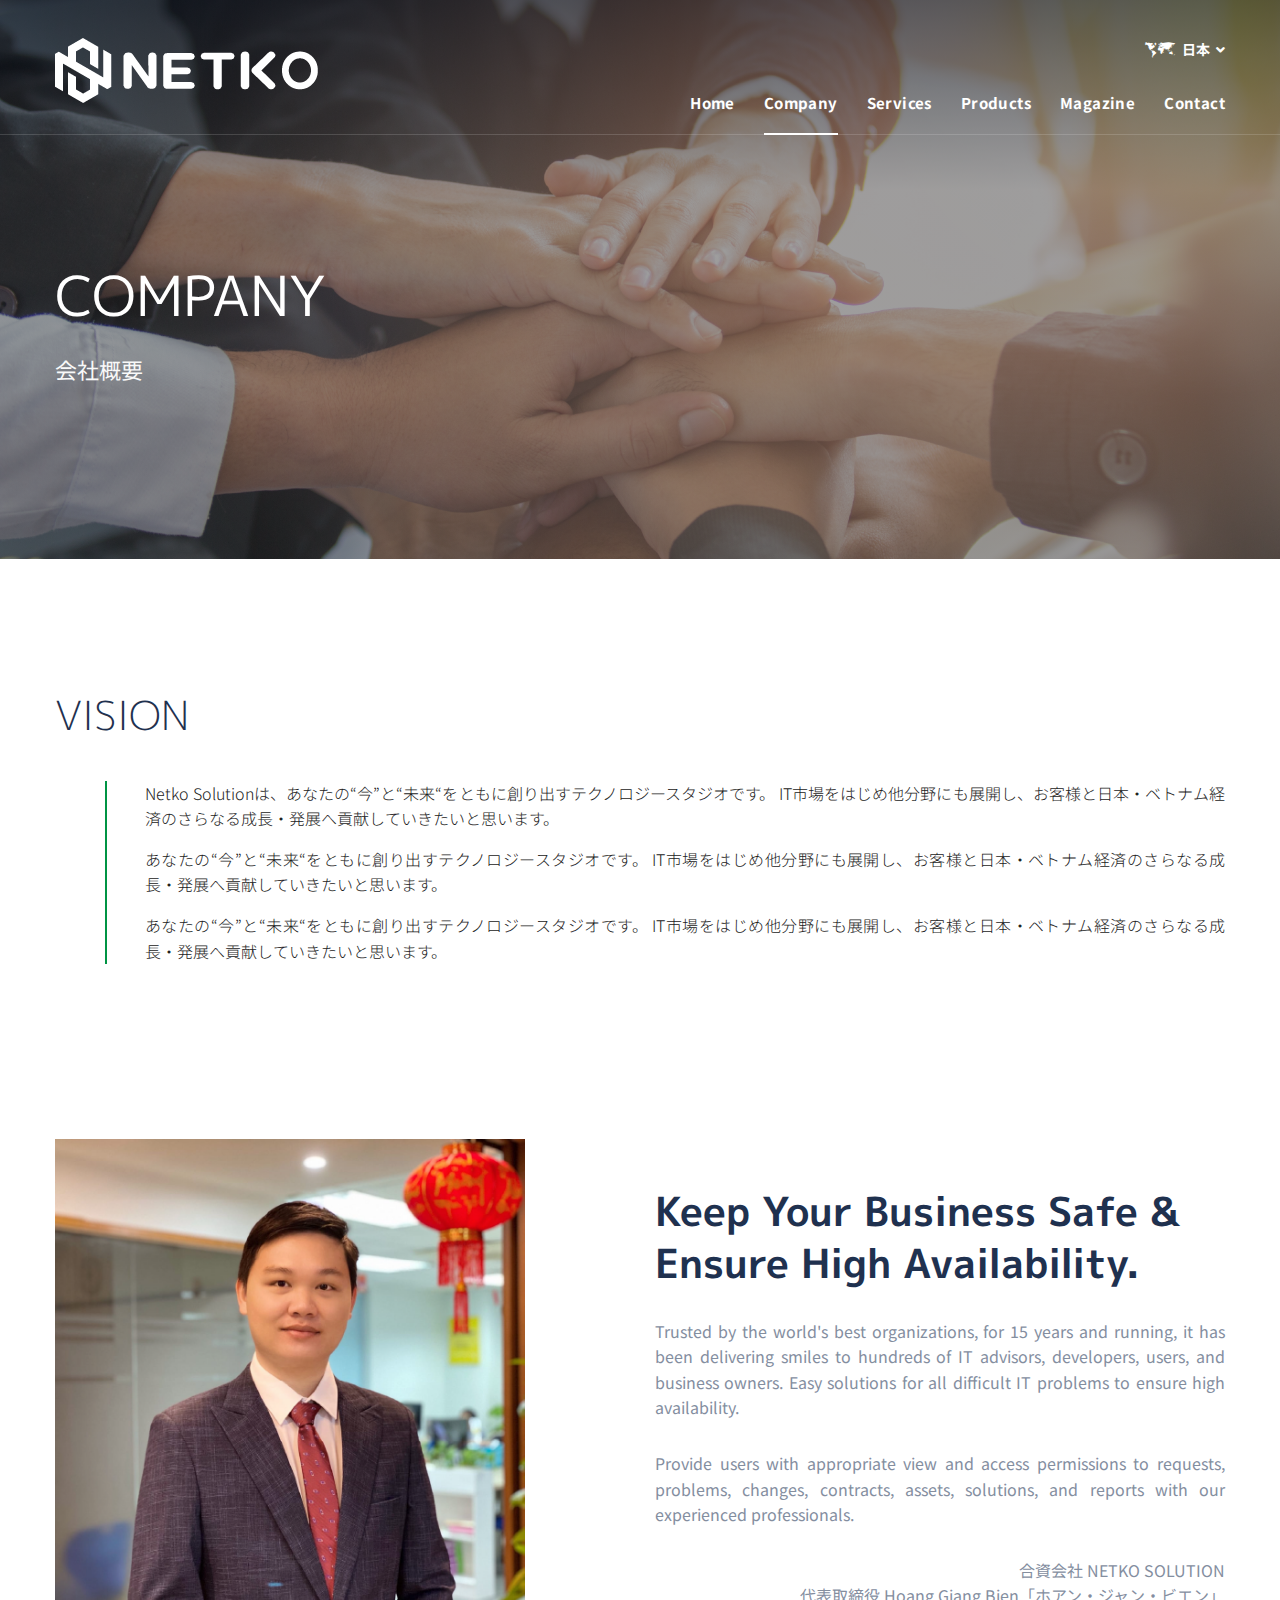
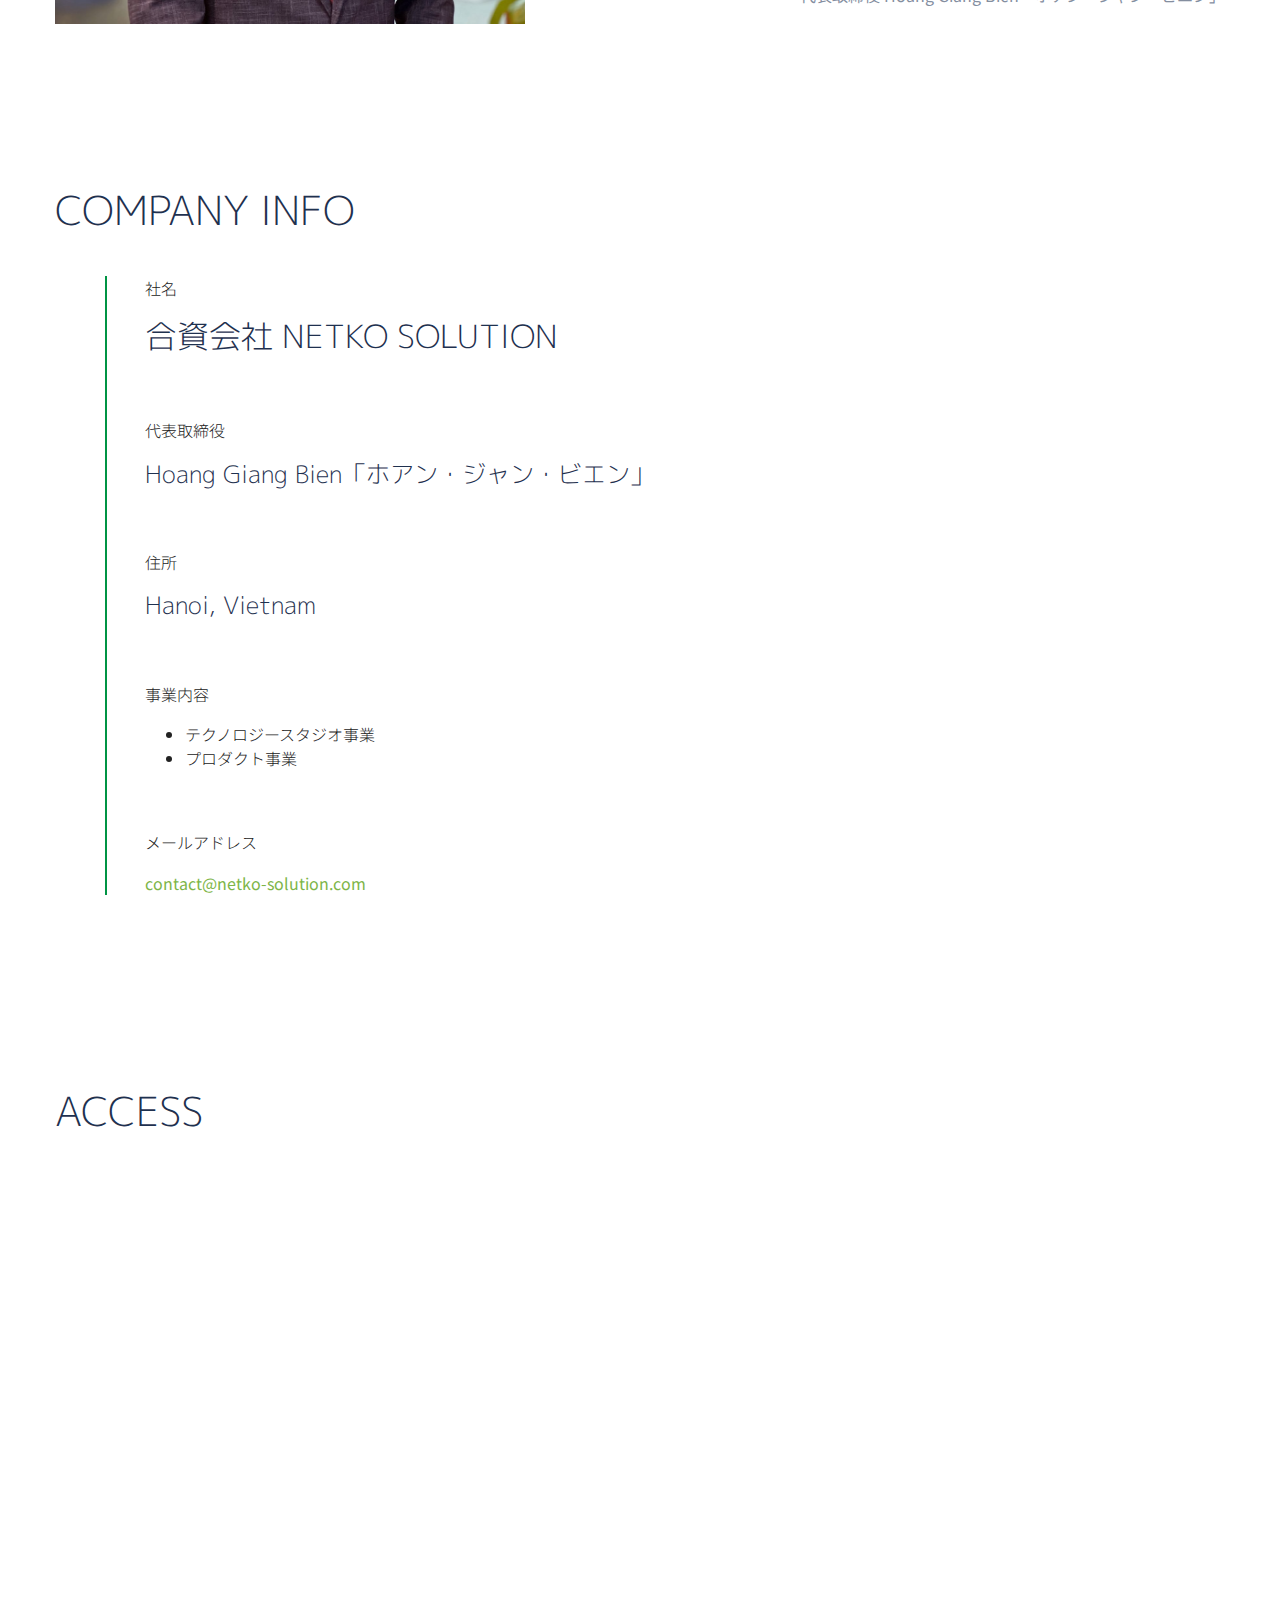
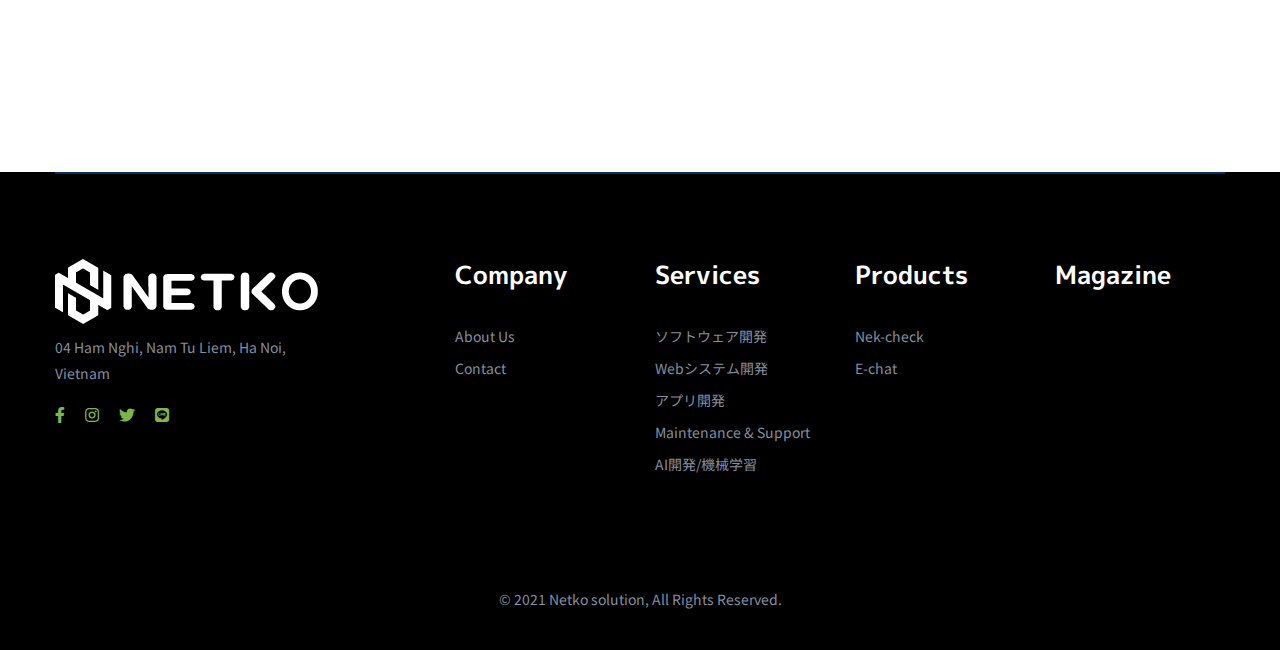
<file: about.html>
<!DOCTYPE html>
<html lang="en">

<head>
  <meta charset="UTF-8" />
  <meta name="viewport" content="width=device-width, initial-scale=1.0" />
  <meta http-equiv="X-UA-Compatible" content="ie=edge" />
  <meta name="description" content="DataSoft  IT Solutions &  Services Template">
  <link href="assets/images/netko-img/logo-small.png" rel="icon">
  <title>About - 合資会社 NETKO SOLUTION</title>

<link rel="preconnect" href="https://fonts.googleapis.com">
<link rel="preconnect" href="https://fonts.gstatic.com" crossorigin>
<link href="https://fonts.googleapis.com/css2?family=M+PLUS+1p:wght@100;300;400;500;700;800;900&family=Noto+Sans+JP:wght@100;300;400;500;700;900&display=swap" rel="stylesheet">
  <link rel="stylesheet" href="https://use.fontawesome.com/releases/v5.1.1/css/all.css">
  <link rel="stylesheet" href="assets/css/libraries.css">
  <link rel="stylesheet" href="assets/css/style.css">
</head>

<body>
  <div class="wrapper">
    <div class="preloader">
      <div class="loading"><span></span><span></span><span></span><span></span></div>
    </div><!-- /.preloader -->

    <!-- =========================
        Header
    =========================== -->
    <header class="header header-transparent header-full">
      <nav class="navbar navbar-expand-lg sticky-navbar">
        <div class="container">
          <a class="navbar-brand" href="index.html">
            <img src="assets/images/netko-img/logo-light-7.png" class="logo-light" alt="logo">
            <img src="assets/images/netko-img/logo-7.png" class="logo-dark" alt="logo">
          </a>
          <button class="navbar-toggler" type="button">
            <span class="menu-lines"><span></span></span>
          </button>
          <div class="header__top-right">
            <ul class="list-unstyled d-flex justify-content-end align-items-center mb-0">
              <li>
                <div class="dropdown lang-dropdown">
                  <button class="dropdown-toggle lang-dropdown-toggle" id="langDropdown" data-toggle="dropdown">
                    <i class="icon-map"></i><span>日本</span>
                  </button>
                  <div class="dropdown-menu" aria-labelledby="langDropdown">
                    <a class="dropdown-item" href="#">English</a>
                    <a class="dropdown-item" href="#">Tiếng Việt</a>
                  </div>
                </div>
              </li>
            </ul>
          </div><!-- /.header-top-right -->
          <div class="collapse navbar-collapse" id="mainNavigation">
            <ul class="navbar-nav ml-auto">
              <li class="nav__item has-dropdown">
                <a href="index.html" class="dropdown-toggle nav__item-link ">Home</a>
              </li><!-- /.nav-item -->
              <li class="nav__item has-dropdown">
                <a href="about.html" class="dropdown-toggle nav__item-link active">Company</a>
              </li><!-- /.nav-item -->

              <li class="nav__item has-dropdown">
                <a href="#" data-toggle="dropdown" class="dropdown-toggle nav__item-link">Services</a>
                <ul class="dropdown-menu wide-dropdown-menu">
                  <li class="nav__item">
                    <div class="row mx-0">
                      <div class="col-sm-6 dropdown-menu-col">
                        <a href="it-services.html" class="nav__item-link dropdown-menu-title">IT Services</a>
                        <ul class="nav flex-column">
                          <li class="nav__item"><a class="nav__item-link" href="it-solutions-single.html">>ソフトウェア開発</a>
                          </li> <!-- /.nav-item -->
                          <li class="nav__item"><a class="nav__item-link" href="it-solutions-single.html">Webシステム開発</a>
                          </li> <!-- /.nav-item -->
                          <li class="nav__item"><a class="nav__item-link" href="it-solutions-single.html">アプリ開発</a>
                          </li> <!-- /.nav-item -->
                          <li class="nav__item"><a class="nav__item-link" href="it-solutions-single.html">才能チーム</a>
                          </li> <!-- /.nav-item -->
                        </ul>
                      </div><!-- /.col-sm-6 -->
                      <div class="col-sm-6 dropdown-menu-col">
                        <a href="industries.html" class="nav__item-link dropdown-menu-title">IT Solutions</a>
                        <ul class="nav flex-column">
                          <li class="nav__item"><a class="nav__item-link"
                              href="industries-single-industry.html">AI開発/機械学習</a></li> <!-- /.nav-item -->
                          <li class="nav__item"><a class="nav__item-link"
                              href="industries-single-industry.html">E-Commerce (ECサイト)</a></li> <!-- /.nav-item -->
                      </div><!-- /.col-sm-6 -->
                    </div><!-- /.row -->
                  </li><!-- /.nav-item -->
                </ul><!-- /.dropdown-menu -->
              </li><!-- /.nav-item -->

              <li class="nav__item has-dropdown">
                <a href="#" data-toggle="dropdown" class="dropdown-toggle nav__item-link">Products</a>
                <ul class="dropdown-menu">
                  <li class="nav__item">
                    <a href="case-studies-grid.html" class="nav__item-link">Nek-Check</a>
                  </li><!-- /.nav-item -->
                  <li class="nav__item">
                    <a href="case-studies-modern.html" class="nav__item-link">E-chat</a>
                  </li><!-- /.nav-item -->
                </ul><!-- /.dropdown-menu -->
              </li><!-- /.nav-item -->

              <li class="nav__item has-dropdown">
                <a href="#" data-toggle="dropdown" class="dropdown-toggle nav__item-link">Magazine</a>
              </li><!-- /.nav-item -->
              <li class="nav__item">
                <a href="contact-us.html" class="nav__item-link">Contact</a>
              </li><!-- /.nav-item -->
            </ul><!-- /.navbar-nav -->
            <button class="close-mobile-menu d-block d-lg-none"><i class="fas fa-times"></i></button>
          </div><!-- /.navbar-collapse -->
        </div><!-- /.container -->
      </nav><!-- /.navabr -->
    </header><!-- /.Header -->


    <!-- ========================
       page title 
    =========================== -->
    <section class="page-title page-title-layout9 bg-overlay bg-overlay-gradient ">
      <div class="bg-img"><img src="assets/images/netko-img/about-1.png" alt="background"></div>
      <div class="container">
        <div class="row">
          <div class="col-sm-12 col-md-12 col-lg-12 col-xl-6">
            <h1 class="pagetitle__heading mb-20 text-uppercase fs-1 font-weight-normal">Company</h1>
            <p class="pagetitle__desc">会社概要</p>
          </div><!-- /.col-xl-6 -->
        </div><!-- /.row -->
      </div><!-- /.container -->
    </section><!-- /.page-title -->


<!-- ========================
      Vision
    =========================== -->
    <section class="about-layout2 pt-130 pb-50">
      <div class="container">
        <div class="row">
          <div class="col-sm-12 col-md-12 col-lg-12 col-xl-12">
            <div class="heading-layout2 mb-40">
              <h3 class="heading__title font-weight-light">VISION</h3>
            </div><!-- /heading -->
            <div class="about-text-wrapper">
              <div class="about__Text">
                <p class="font-weight-light color-dark text-justify">Netko Solutionは、あなたの“今”と“未来“をともに創り出すテクノロジースタジオです。 
                  IT市場をはじめ他分野にも展開し、お客様と日本・ベトナム経済のさらなる成長・発展へ貢献していきたいと思います。</p>
                <p class="font-weight-light color-dark text-justify">あなたの“今”と“未来“をともに創り出すテクノロジースタジオです。 
                  IT市場をはじめ他分野にも展開し、お客様と日本・ベトナム経済のさらなる成長・発展へ貢献していきたいと思います。</p>
                <p class="font-weight-light color-dark text-justify">あなたの“今”と“未来“をともに創り出すテクノロジースタジオです。 
                  IT市場をはじめ他分野にも展開し、お客様と日本・ベトナム経済のさらなる成長・発展へ貢献していきたいと思います。</p>
              </div>
            </div>
          </div><!-- /.col-xl-7 -->
        </div><!-- /.row -->
      </div><!-- /.container -->
    </section><!-- /.Vision -->

    <!-- ========================
      About Layout 1
    =========================== -->
    <section class="about-layout1 pb-50">
      <div class="container">
        <div class="row align-items-end">
          <div class="col-sm-12 col-md-12 col-lg-6 col-xl-5">
            <div class="about__img">
              <img src="assets/images/netko-img/CEO-1.png" alt="about">
            </div><!-- /.about-img -->
          </div><!-- /.col-xl-5 -->
          <div class="col-sm-12 col-md-12 col-lg-6 col-xl-6 offset-xl-1">
            <div class="heading-layout2">
              <h3 class="heading__title mb-30">Keep Your Business Safe & Ensure High Availability.</h3>
            </div><!-- /heading -->
            <div class="about__Text">
              <p class="mb-30 text-justify">Trusted by the world's best organizations, for 15 years and running, it has been
                delivering smiles to
                hundreds of IT advisors, developers, users, and business owners. Easy solutions for all difficult IT
                problems to ensure high availability. </p>
              <p class="mb-30 text-justify">Provide users with appropriate view and access permissions to requests, problems,
                changes, contracts,
                assets, solutions, and reports with our experienced professionals. </p>
              <p class="text-right">合資会社 NETKO SOLUTION <br>代表取締役 Hoang Giang Bien「ホアン・ジャン・ビエン」</p>
            </div>
          </div><!-- /.col-xl-7 -->
        </div><!-- /.row -->
      </div><!-- /.container -->
    </section><!-- /.About Layout 1 -->

<!-- ========================
      Company info
    =========================== -->
    <section class="about-layout2 pb-50">
      <div class="container">
        <div class="row">
          <div class="col-sm-12 col-md-12 col-lg-12 col-xl-12">
            <div class="heading-layout2 mb-40">
              <h3 class="heading__title font-weight-light">COMPANY INFO</h3>
            </div><!-- /heading -->
            <div class="about-text-wrapper">
              <div class="about__Text mb-30">
                <p class="font-weight-light color-dark">社名</p>
                <h4 class="font-weight-light mb-60">合資会社 NETKO SOLUTION</h4>
                <p class="font-weight-light color-dark">代表取締役</p>
                <h5 class="font-weight-light mb-60">Hoang Giang Bien「ホアン・ジャン・ビエン」</h5>
                <p class="font-weight-light color-dark">住所</p>
                <h5 class="font-weight-light mb-60">Hanoi, Vietnam</h5>
                <p class="font-weight-light color-dark">事業内容</p>
                <ul class="font-weight-light mb-60">
                  <li class="font-weight-light color-dark">テクノロジースタジオ事業</li>
                  <li class="font-weight-light color-dark">プロダクト事業</li>
                </ul>
                <p class="font-weight-light color-dark">メールアドレス</p>
                <a href="mailto:contact@netko-solution.com">contact@netko-solution.com</a>
              </div>
            </div>
          </div><!-- /.col-xl-7 -->
        </div><!-- /.row -->
      </div><!-- /.container -->
    </section><!-- /.Company info -->

    <!-- ========================
      Access
    =========================== -->
    <section class="about-layout2 pb-90">
      <div class="container">
        <div class="row">
          <div class="col-sm-12 col-md-12 col-lg-12 col-xl-12">
            <div class="heading-layout2 mb-40">
              <h3 class="heading__title font-weight-light">ACCESS</h3>
            </div><!-- /heading -->
            <div class="map-block">
              <iframe src="https://www.google.com/maps/embed?pb=!1m14!1m8!1m3!1d7447.9100445046715!2d105.7653592!3d21.0344856!3m2!1i1024!2i768!4f13.1!3m3!1m2!1s0x313454b8fc5589ff%3A0x5482991f7b729600!2zNCBIw6BtIE5naGksIE3hu7kgxJDDrG5oLCBU4burIExpw6ptLCBIw6AgTuG7mWk!5e0!3m2!1sen!2s!4v1627725283998!5m2!1sen!2s" 
              width="100%" height="500vh" frameborder="0" style="border:0" allowfullscreen></iframe>
            </div>
          </div><!-- /.col-xl-7 -->
        </div><!-- /.row -->
      </div><!-- /.container -->
    </section><!-- /.Company info -->

    <!-- ========================
        Footer
      ========================== -->
      <footer class="footer bg-secondary">
        <div class="container">
          <div class="footer-primary">
            <div class="row">
              <div class="col-sm-12 col-md-12 col-lg-3 footer-widget footer-widget-about">
                <div class="footer-widget__content">
                  <div class="contact-info">
                    <ul class="contact-list list-unstyled">
                      <li class="mb-10">
                        <img src="assets/images/netko-img/logo-light-7.png" class="logo-light" alt="logo">
                      </li>
                      </li>
                      <li class="color-body">04 Ham Nghi, Nam Tu Liem, Ha Noi, Vietnam</li>
                    </ul>
                  </div><!-- /.contact-info -->
                  <ul class="social-icons list-unstyled mb-0">
                    <li><a href="#"><i class="fab fa-facebook-f"></i></a></li>
                    <li><a href="#"><i class="fab fa-instagram"></i></a></li>
                    <li><a href="#"><i class="fab fa-twitter"></i></a></li>
                    <li><a href="#"><i class="fab fa-line"></i></a></li>
                  </ul><!-- /.social-icons -->
                </div><!-- /.footer-widget__content -->
              </div><!-- /.col-xl-2 -->
              <div class="col-sm-6 col-md-6 col-lg-2 offset-lg-1 footer-widget footer-widget-nav">
                <h6 class="footer-widget__title">Company</h6>
                <div class="footer-widget__content">
                  <nav>
                    <ul class="list-unstyled">
                      <li><a href="about-us.html">About Us</a></li>
                      <li><a href="contacs.html">Contact</a></li>
                    </ul>
                  </nav>
                </div><!-- /.footer-widget__content -->
              </div><!-- /.col-lg-2 -->
              <div class="col-sm-6 col-md-6 col-lg-2 footer-widget footer-widget-nav">
                <h6 class="footer-widget__title">Services</h6>
                <div class="footer-widget__content">
                  <nav>
                    <ul class="list-unstyled">
                      <li><a href="#">ソフトウェア開発</a></li> <!--software development-->
                      <li><a href="#">Webシステム開発</a></li> <!--Web development-->
                      <li><a href="#">アプリ開発</a></li> <!--mobile app development-->
                      <li><a href="#">Maintenance & Support</a></li> <!--Talent team-->
                      <li><a href="#">AI開発/機械学習</a></li>
                    </ul>
                  </nav>
                </div><!-- /.footer-widget__content -->
              </div><!-- /.col-lg-2 -->
              <div class="col-sm-6 col-md-6 col-lg-2 footer-widget footer-widget-nav">
                <h6 class="footer-widget__title">Products</h6>
                <div class="footer-widget__content">
                  <nav>
                    <ul class="list-unstyled">
                      <li><a href="#">Nek-check</a></li> <!--software development-->
                      <li><a href="#">E-chat</a></li> <!--software development-->
                    </ul>
                  </nav>
                </div><!-- /.footer-widget__content -->
              </div><!-- /.col-lg-2 -->
              <div class="col-sm-6 col-md-6 col-lg-2 footer-widget footer-widget-nav">
                <h6 class="footer-widget__title"><a href="#">Magazine</a></h6> 
              </div>  <!-- /.col-lg-2 -->
            </div><!-- /.row -->
          </div><!-- /.footer-primary -->
          <div class="row">
            <div class="col-sm-12 col-md-12 col-lg-12 text-center pb-40">
              <span class="fz-14">&copy; 2021 Netko solution, All Rights Reserved.</span>
            </div><!-- /.col-lg-12 -->
          </div><!-- /.row -->
        </div><!-- /.container -->
      </footer><!-- /.Footer -->
      <button id="scrollTopBtn"><i class="fas fa-long-arrow-alt-up"></i></button>
  </div><!-- /.wrapper -->
  <script src="assets/js/jquery-3.5.1.min.js"></script>
  <script src="assets/js/plugins.js"></script>
  <script src="assets/js/main.js"></script>
</body>

</html>
</file>
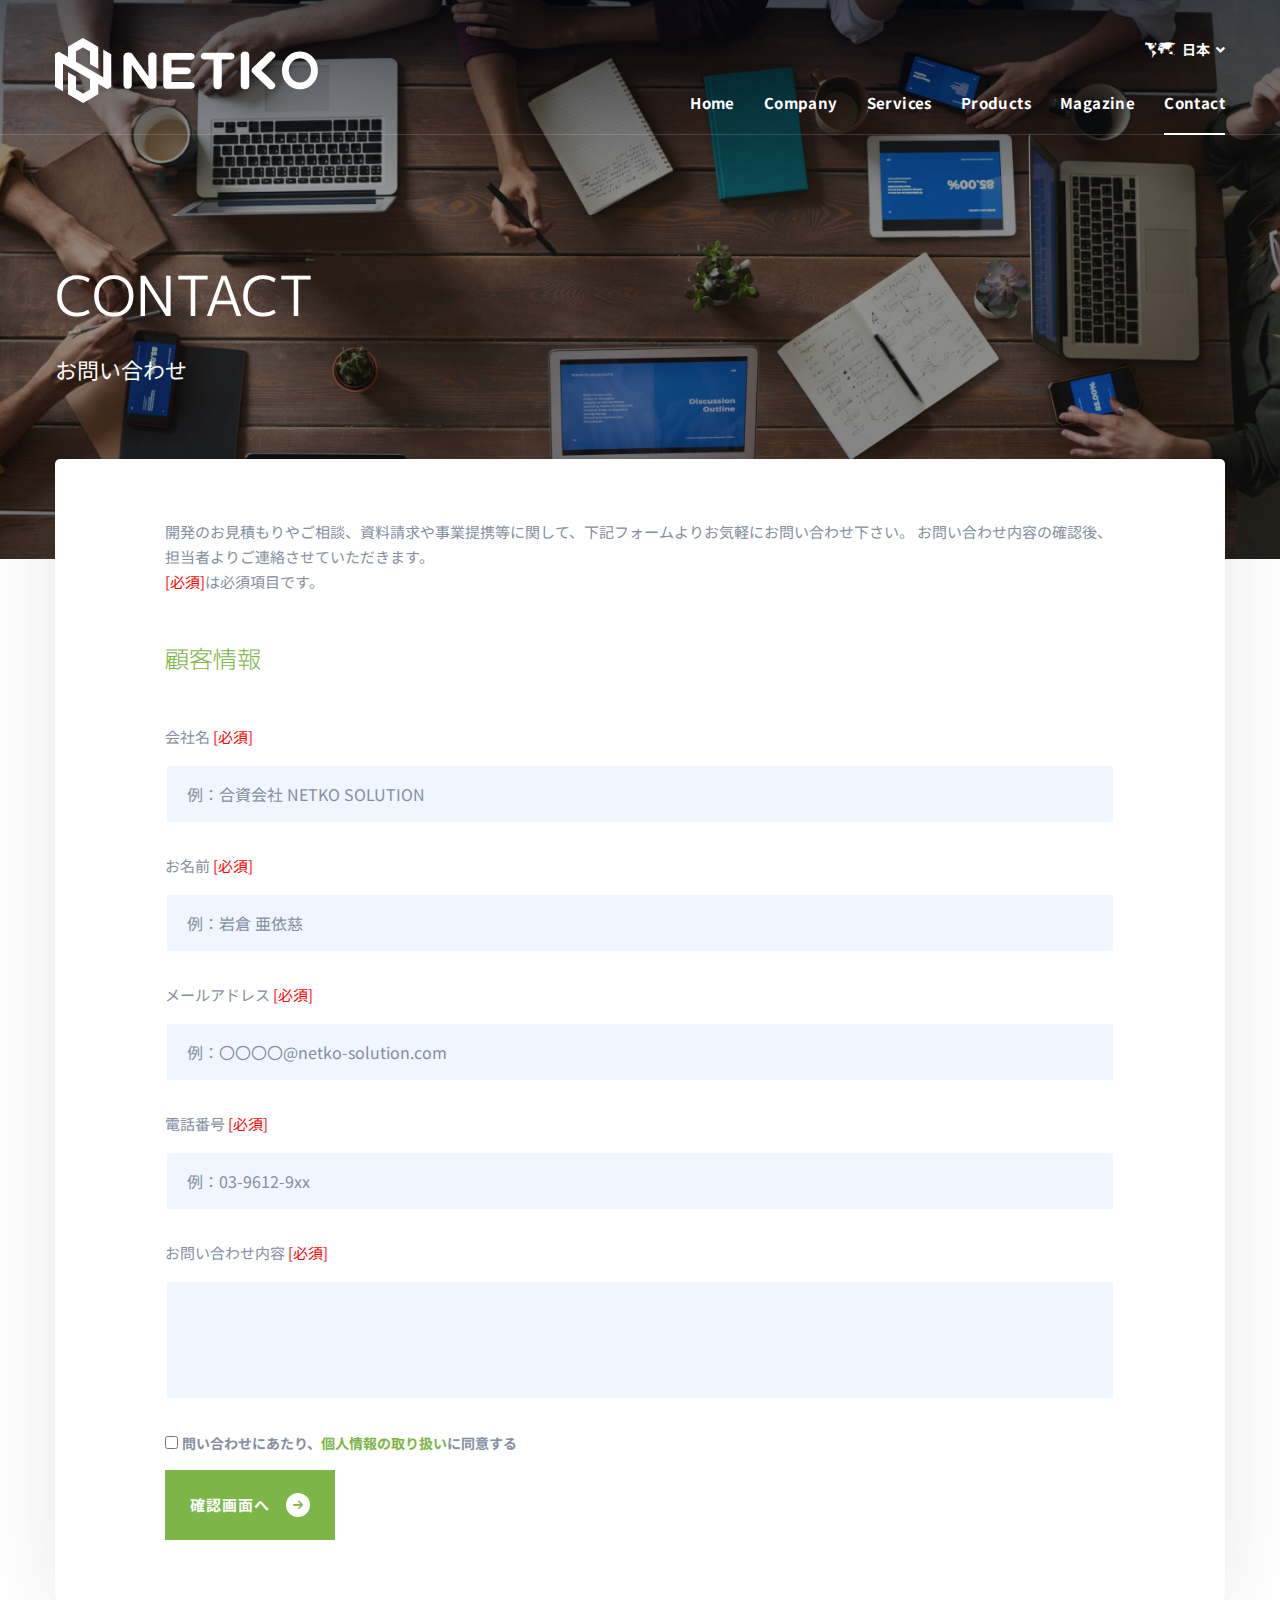
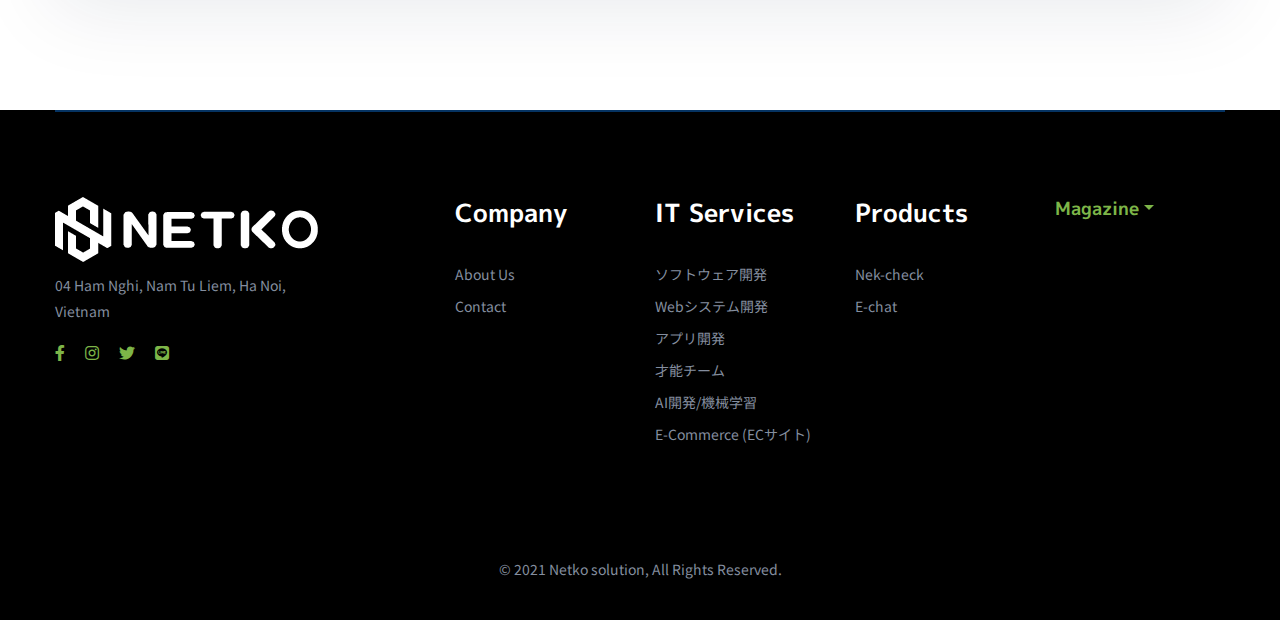
<file: contact-us.html>
<!DOCTYPE html>
<html lang="en">

<head>
  <meta charset="UTF-8" />
  <meta name="viewport" content="width=device-width, initial-scale=1.0" />
  <meta http-equiv="X-UA-Compatible" content="ie=edge" />
  <meta name="description" content="DataSoft  IT Solutions &  Services Template">
  <link href="assets/images/netko-img/logo-small.png" rel="icon">
  <title>Contact - 合資会社 NETKO SOLUTION</title>

<link rel="preconnect" href="https://fonts.googleapis.com">
<link rel="preconnect" href="https://fonts.gstatic.com" crossorigin>
<link href="https://fonts.googleapis.com/css2?family=M+PLUS+1p:wght@100;300;400;500;700;800;900&family=Noto+Sans+JP:wght@100;300;400;500;700;900&display=swap" rel="stylesheet">
  <link rel="stylesheet" href="https://use.fontawesome.com/releases/v5.1.1/css/all.css">
  <link rel="stylesheet" href="assets/css/libraries.css">
  <link rel="stylesheet" href="assets/css/style.css">
</head>

<body>
  <!-- =========================
      Header
  =========================== -->
  <header class="header header-transparent header-full">
    <nav class="navbar navbar-expand-lg sticky-navbar">
      <div class="container">
        <a class="navbar-brand" href="index.html">
          <img src="assets/images/netko-img/logo-light-7.png" class="logo-light" alt="logo">
          <img src="assets/images/netko-img/logo-7.png" class="logo-dark" alt="logo">
        </a>
        <button class="navbar-toggler" type="button">
          <span class="menu-lines"><span></span></span>
        </button>
        <div class="header__top-right">
          <ul class="list-unstyled d-flex justify-content-end align-items-center mb-0">
            <li>
              <div class="dropdown lang-dropdown">
                <button class="dropdown-toggle lang-dropdown-toggle" id="langDropdown" data-toggle="dropdown">
                  <i class="icon-map"></i><span>日本</span>
                </button>
                <div class="dropdown-menu" aria-labelledby="langDropdown">
                  <a class="dropdown-item" href="#">English</a>
                  <a class="dropdown-item" href="#">Tiếng Việt</a>
                </div>
              </div>
            </li>
          </ul>
        </div><!-- /.header-top-right -->
        <div class="collapse navbar-collapse" id="mainNavigation">
          <ul class="navbar-nav ml-auto">
            <li class="nav__item has-dropdown">
              <a href="index.html" class="dropdown-toggle nav__item-link">Home</a>
            </li><!-- /.nav-item -->
            <li class="nav__item has-dropdown">
              <a href="about.html" class="dropdown-toggle nav__item-link">Company</a>
            </li><!-- /.nav-item -->

            <li class="nav__item has-dropdown">
              <a href="#" data-toggle="dropdown" class="dropdown-toggle nav__item-link">Services</a>
              <ul class="dropdown-menu wide-dropdown-menu">
                <li class="nav__item">
                  <div class="row mx-0">
                    <div class="col-sm-6 dropdown-menu-col">
                      <a href="it-services.html" class="nav__item-link dropdown-menu-title">IT Services</a>
                      <ul class="nav flex-column">
                        <li class="nav__item"><a class="nav__item-link" href="it-solutions-single.html">>ソフトウェア開発</a>
                        </li> <!-- /.nav-item -->
                        <li class="nav__item"><a class="nav__item-link" href="it-solutions-single.html">Webシステム開発</a>
                        </li> <!-- /.nav-item -->
                        <li class="nav__item"><a class="nav__item-link" href="it-solutions-single.html">アプリ開発</a>
                        </li> <!-- /.nav-item -->
                        <li class="nav__item"><a class="nav__item-link" href="it-solutions-single.html">才能チーム</a>
                        </li> <!-- /.nav-item -->
                      </ul>
                    </div><!-- /.col-sm-6 -->
                    <div class="col-sm-6 dropdown-menu-col">
                      <a href="industries.html" class="nav__item-link dropdown-menu-title">IT Solutions</a>
                      <ul class="nav flex-column">
                        <li class="nav__item"><a class="nav__item-link"
                            href="industries-single-industry.html">AI開発/機械学習</a></li> <!-- /.nav-item -->
                        <li class="nav__item"><a class="nav__item-link"
                            href="industries-single-industry.html">E-Commerce (ECサイト)</a></li> <!-- /.nav-item -->
                    </div><!-- /.col-sm-6 -->
                  </div><!-- /.row -->
                </li><!-- /.nav-item -->
              </ul><!-- /.dropdown-menu -->
            </li><!-- /.nav-item -->

            <li class="nav__item has-dropdown">
              <a href="#" data-toggle="dropdown" class="dropdown-toggle nav__item-link">Products</a>
              <ul class="dropdown-menu">
                <li class="nav__item">
                  <a href="case-studies-grid.html" class="nav__item-link">Nek-Check</a>
                </li><!-- /.nav-item -->
                <li class="nav__item">
                  <a href="case-studies-modern.html" class="nav__item-link">E-chat</a>
                </li><!-- /.nav-item -->
              </ul><!-- /.dropdown-menu -->
            </li><!-- /.nav-item -->

            <li class="nav__item has-dropdown">
              <a href="#" data-toggle="dropdown" class="dropdown-toggle nav__item-link">Magazine</a>
            </li><!-- /.nav-item -->
            <li class="nav__item">
              <a href="contact-us.html" class="nav__item-link active">Contact</a>
            </li><!-- /.nav-item -->
          </ul><!-- /.navbar-nav -->
          <button class="close-mobile-menu d-block d-lg-none"><i class="fas fa-times"></i></button>
        </div><!-- /.navbar-collapse -->
      </div><!-- /.container -->
    </nav><!-- /.navabr -->
  </header><!-- /.Header -->

    <!-- ========================
       page title 
    =========================== -->
    <section class="page-title page-title-layout9 bg-overlay bg-overlay-gradient ">
      <div class="bg-img"><img src="assets/images/netko-img/contact-1.jpg" alt="background"></div>
      <div class="container">
        <div class="row">
          <div class="col-sm-12 col-md-12 col-lg-12 col-xl-6">
            <h1 class="pagetitle__heading mb-20 text-uppercase fs-1 font-weight-normal">Contact</h1>
            <p class="pagetitle__desc">お問い合わせ</p>
          </div><!-- /.col-xl-6 -->
        </div><!-- /.row -->
      </div><!-- /.container -->
    </section><!-- /.page-title -->


    <!-- ==========================
        contact layout 1
    =========================== -->
    <section class="contact-layout1 pt-0 mt--100">
      <div class="container">
        <div class="row">
          <div class="col-12">
            <div class="contact-panel">
              <form class="contact-panel__form" method="post" action="assets/php/contact.php" id="contactForm">
                <div class="row">
                  <div class="col-12">
                    <p class="contact-panel__desc mb-50">開発のお見積もりやご相談、資料請求や事業提携等に関して、下記フォームよりお気軽にお問い合わせ下さい。
                      お問い合わせ内容の確認後、担当者よりご連絡させていただきます。<br> <span style="color: red;">[必須]</span>は必須項目です。</p>
                  </div>
                  <div class="col-12 mb-30">
                    <h4 class="contact-panel__title color-netko font-weight-light" >顧客情報</h4>
                  </div>
                  <div class="col-sm-6 col-md-12 col-lg-12">
                    <p>会社名 <span style="color: red;">[必須]</span></p>
                    <div class="form-group">
                      <input type="text" class="form-control" placeholder="例：合資会社 NETKO SOLUTION" id="contact-company-name" name="contact-company-name"
                        required>
                    </div>
                  </div><!-- /.col-sm-6 col-md-12 col-lg-12 -->
                  <div class="col-sm-6 col-md-12 col-lg-12">
                    <p>お名前 <span style="color: red;">[必須]</span></p>
                    <div class="form-group">
                      <input type="text" class="form-control" placeholder="例：岩倉 亜依慈" id="contact-name" name="contact-name"
                        required>
                    </div>
                  </div><!-- /.col-sm-6 col-md-12 col-lg-12 -->
                  <div class="col-sm-6 col-md-12 col-lg-12">
                    <p>メールアドレス <span style="color: red;">[必須]</span></p>
                    <div class="form-group">
                      <input type="email" class="form-control" placeholder="例：〇〇〇〇@netko-solution.com" id="contact-email"
                        name="contact-email" required>
                    </div>
                  </div><!-- /.col-lg-6 -->
                  <div class="col-sm-6 col-md-12 col-lg-12">
                    <p>電話番号 <span style="color: red;">[必須]</span></p>
                    <div class="form-group">
                      <input type="text" class="form-control" placeholder="例：03-9612-9xx" id="contact-Phone"
                        name="contact-phone" required>
                    </div>
                  </div><!-- /.col-lg-6 -->
                  
                  <div class="col-12">
                    <p>お問い合わせ内容 <span style="color: red;">[必須]</span></p>
                    <div class="form-group">
                      <textarea class="form-control" id="contact-message"
                        name="contact-message" required></textarea>
                    </div>
                  </div>
                  <div class="col-12">
                    <input class="checkmark" type="checkbox" id="prvacypolicy" name="prvacypolicy" value="prvacypolicy">
                    <label for="prvacypolicy">問い合わせにあたり、<a href="privacy-policy.html" target="_blank">個人情報の取り扱い</a>に同意する</label><br>
                    <button type="submit" class="btn btn__primary btn__icon btn__xhight mt-10 ">
                      <span>確認画面へ</span> <i class="icon-arrow-right"></i>
                    </button>
                  </div><!-- /.col-lg-12 -->
                </div><!-- /.row -->
              </form>
            </div>
          </div><!-- /.col-lg-6 -->
        </div><!-- /.row -->
      </div><!-- /.container -->
    </section><!-- /.contact layout 1 -->
      

    <!-- ========================
        Footer
      ========================== -->
      <footer class="footer bg-secondary">
        <div class="container">
          <div class="footer-primary">
            <div class="row">
              <div class="col-sm-12 col-md-12 col-lg-3 footer-widget footer-widget-about">
                <div class="footer-widget__content">
                  <div class="contact-info">
                    <ul class="contact-list list-unstyled">
                      <li class="mb-10">
                        <img src="assets/images/netko-img/logo-light-7.png" class="logo-light" alt="logo">
                      </li>
                      </li>
                      <li class="color-body">04 Ham Nghi, Nam Tu Liem, Ha Noi, Vietnam</li>
                    </ul>
                  </div><!-- /.contact-info -->
                  <ul class="social-icons list-unstyled mb-0">
                    <li><a href="#"><i class="fab fa-facebook-f"></i></a></li>
                    <li><a href="#"><i class="fab fa-instagram"></i></a></li>
                    <li><a href="#"><i class="fab fa-twitter"></i></a></li>
                    <li><a href="#"><i class="fab fa-line"></i></a></li>
                  </ul><!-- /.social-icons -->
                </div><!-- /.footer-widget__content -->
              </div><!-- /.col-xl-2 -->
              <div class="col-sm-6 col-md-6 col-lg-2 offset-lg-1 footer-widget footer-widget-nav">
                <h6 class="footer-widget__title">Company</h6>
                <div class="footer-widget__content">
                  <nav>
                    <ul class="list-unstyled">
                      <li><a href="about-us.html">About Us</a></li>
                      <li><a href="contacs.html">Contact</a></li>
                    </ul>
                  </nav>
                </div><!-- /.footer-widget__content -->
              </div><!-- /.col-lg-2 -->
              <div class="col-sm-6 col-md-6 col-lg-2 footer-widget footer-widget-nav">
                <h6 class="footer-widget__title">IT Services</h6>
                <div class="footer-widget__content">
                  <nav>
                    <ul class="list-unstyled">
                      <li><a href="#">ソフトウェア開発</a></li> <!--software development-->
                      <li><a href="#">Webシステム開発</a></li> <!--Web development-->
                      <li><a href="#">アプリ開発</a></li> <!--mobile app development-->
                      <li><a href="#">才能チーム</a></li> <!--Talent team-->
                      <li><a href="#">AI開発/機械学習</a></li>
                      <li><a href="#">E-Commerce (ECサイト)</a></li>   
                    </ul>
                  </nav>
                </div><!-- /.footer-widget__content -->
              </div><!-- /.col-lg-2 -->
              <div class="col-sm-6 col-md-6 col-lg-2 footer-widget footer-widget-nav">
                <h6 class="footer-widget__title">Products</h6>
                <div class="footer-widget__content">
                  <nav>
                    <ul class="list-unstyled">
                      <li><a href="#">Nek-check</a></li> <!--software development-->
                      <li><a href="#">E-chat</a></li> <!--software development-->
                    </ul>
                  </nav>
                </div><!-- /.footer-widget__content -->
              </div><!-- /.col-lg-2 -->
              <div class="col-sm-6 col-md-6 col-lg-2 footer-widget footer-widget-nav">
                <h6><a href="#" data-toggle="dropdown" class="dropdown-toggle nav__item-link">Magazine</a></h6>
              </div><!-- /.col-lg-2 -->
            </div><!-- /.row -->
          </div><!-- /.footer-primary -->
          <div class="row">
            <div class="col-sm-12 col-md-12 col-lg-12 text-center pb-40">
              <span class="fz-14">&copy; 2021 Netko solution, All Rights Reserved.</span>
            </div><!-- /.col-lg-12 -->
          </div><!-- /.row -->
        </div><!-- /.container -->
      </footer><!-- /.Footer -->
      <button id="scrollTopBtn"><i class="fas fa-long-arrow-alt-up"></i></button>

  <script src="assets/js/jquery-3.5.1.min.js"></script>
  <script src="assets/js/plugins.js"></script>
  <script src="assets/js/main.js"></script>
</body>

</html>
</file>
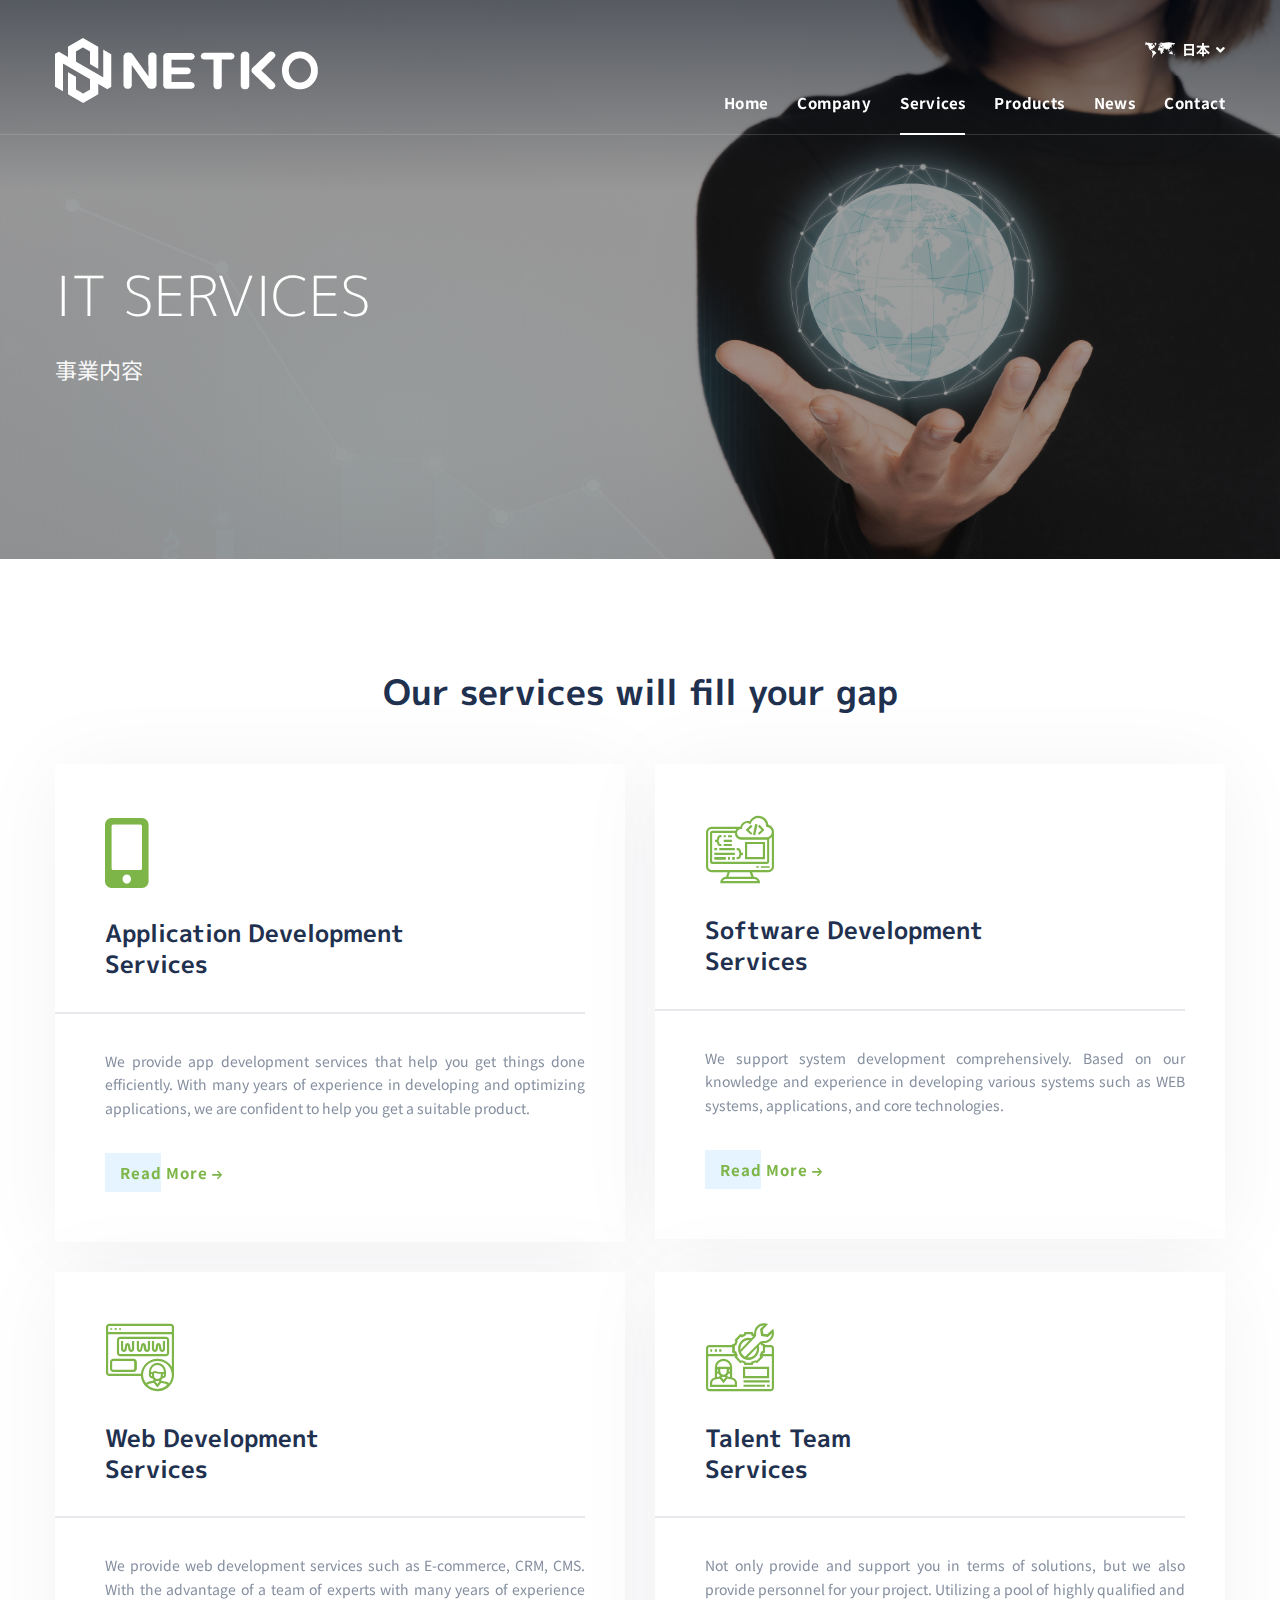
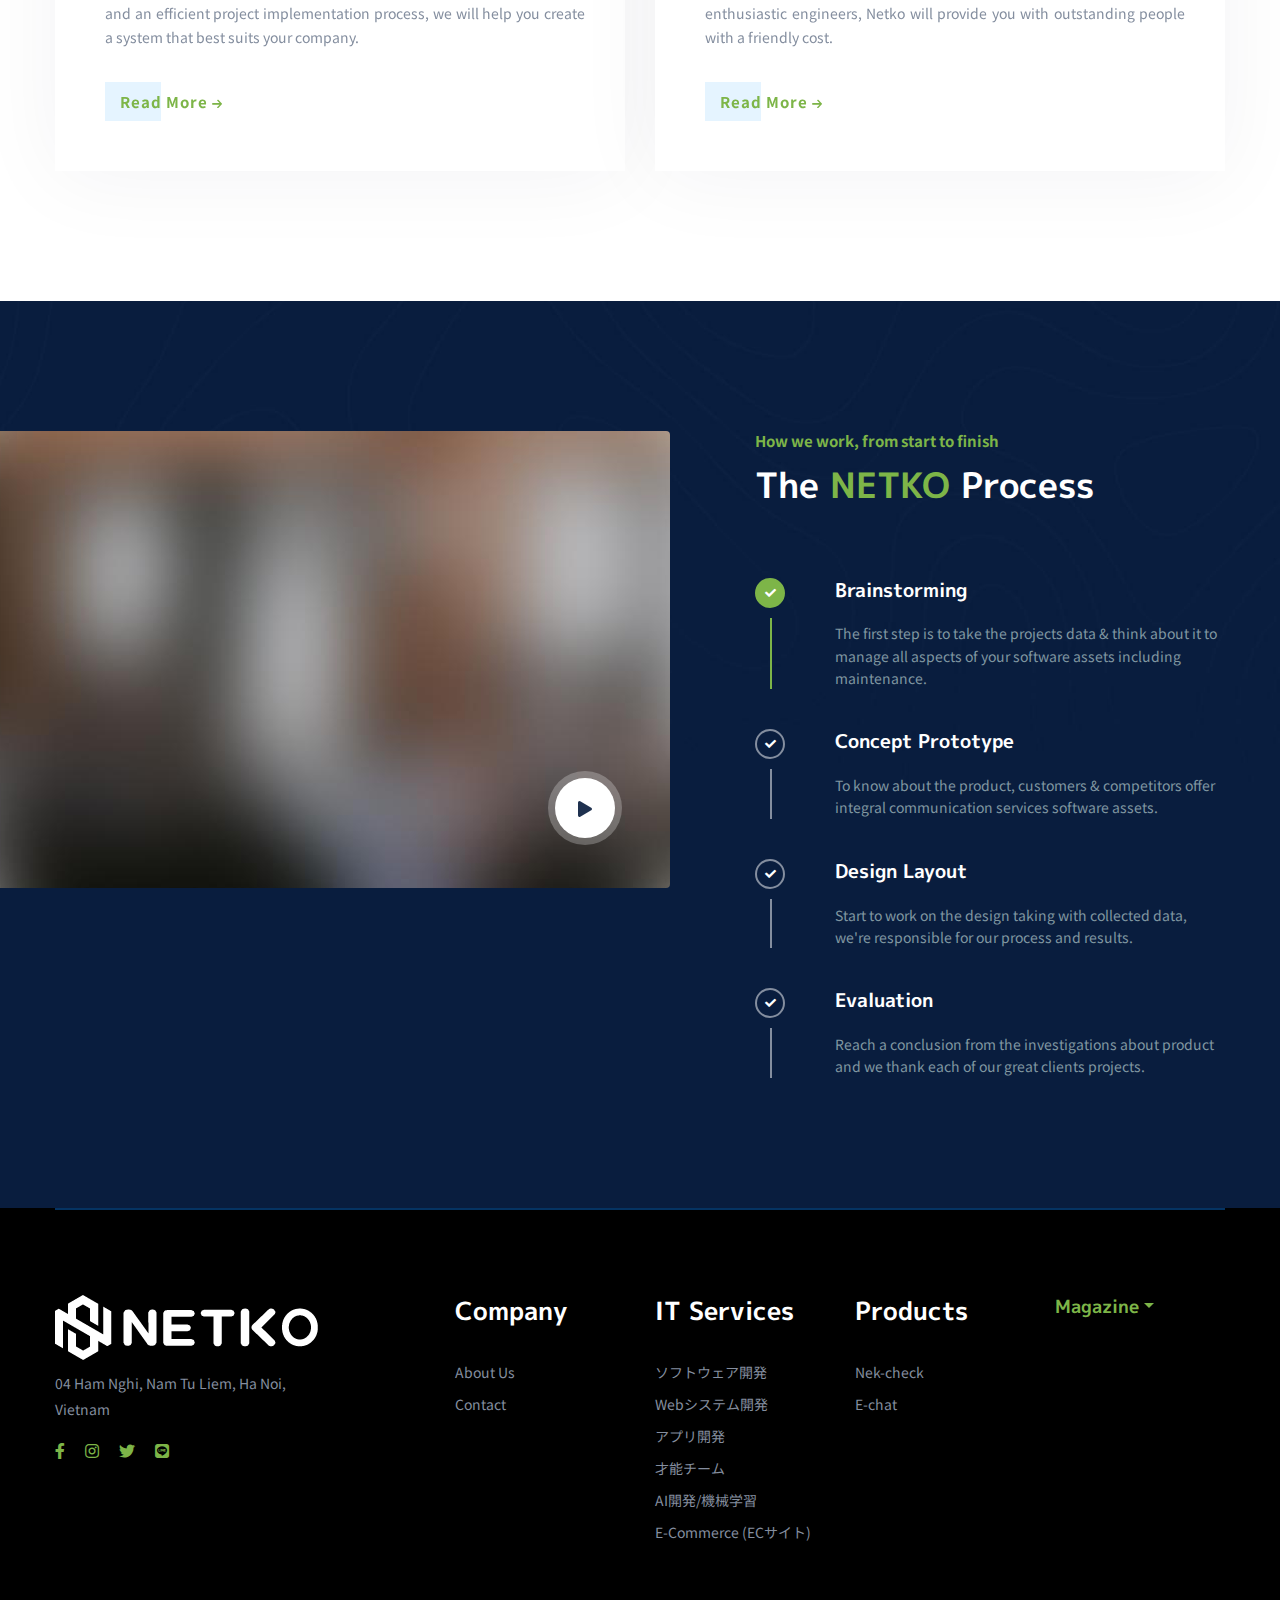
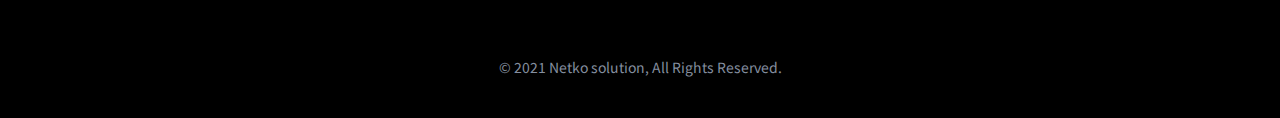
<file: it-services.html>
<!DOCTYPE html>
<html lang="en">

<head>
  <meta charset="UTF-8" />
  <meta name="viewport" content="width=device-width, initial-scale=1.0" />
  <meta http-equiv="X-UA-Compatible" content="ie=edge" />
  <meta name="description" content="DataSoft  IT Solutions &  Services Template">
  <link href="assets/images/netko-img/logo-small.png" rel="icon">
  <title>IT Services - 合資会社 NETKO SOLUTION</title>

<link rel="preconnect" href="https://fonts.googleapis.com">
<link rel="preconnect" href="https://fonts.gstatic.com" crossorigin>
<link href="https://fonts.googleapis.com/css2?family=M+PLUS+1p:wght@100;300;400;500;700;800;900&family=Noto+Sans+JP:wght@100;300;400;500;700;900&display=swap" rel="stylesheet">
  <link rel="stylesheet" href="https://use.fontawesome.com/releases/v5.1.1/css/all.css">
  <link rel="stylesheet" href="assets/css/libraries.css">
  <link rel="stylesheet" href="assets/css/style.css">
</head>

<body>
  <div class="wrapper">
    <div class="preloader">
      <div class="loading"><span></span><span></span><span></span><span></span></div>
    </div><!-- /.preloader -->

<!-- =========================
        Header
    =========================== -->
    <header class="header header-transparent header-full">
      <nav class="navbar navbar-expand-lg sticky-navbar">
        <div class="container">
          <a class="navbar-brand" href="index.html">
            <img src="assets/images/netko-img/logo-light-7.png" class="logo-light" alt="logo">
            <img src="assets/images/netko-img/logo-7.png" class="logo-dark" alt="logo">
          </a>
          <button class="navbar-toggler" type="button">
            <span class="menu-lines"><span></span></span>
          </button>
          <div class="header__top-right">
            <ul class="list-unstyled d-flex justify-content-end align-items-center mb-0">
              <li>
                <div class="dropdown lang-dropdown">
                  <button class="dropdown-toggle lang-dropdown-toggle" id="langDropdown" data-toggle="dropdown">
                    <i class="icon-map"></i><span>日本</span>
                  </button>
                  <div class="dropdown-menu" aria-labelledby="langDropdown">
                    <a class="dropdown-item" href="#">English</a>
                    <a class="dropdown-item" href="#">Tiếng Việt</a>
                  </div>
                </div>
              </li>
            </ul>
          </div><!-- /.header-top-right -->
          <div class="collapse navbar-collapse" id="mainNavigation">
            <ul class="navbar-nav ml-auto">
              <li class="nav__item has-dropdown">
                <a href="index.html" class="dropdown-toggle nav__item-link">Home</a>
              </li><!-- /.nav-item -->
              <li class="nav__item has-dropdown">
                <a href="about.html" class="dropdown-toggle nav__item-link">Company</a>
              </li><!-- /.nav-item -->

              <li class="nav__item has-dropdown">
                <a href="#" data-toggle="dropdown" class="dropdown-toggle nav__item-link active">Services</a>
                <ul class="dropdown-menu wide-dropdown-menu">
                  <li class="nav__item">
                    <div class="row mx-0">
                      <div class="col-sm-6 dropdown-menu-col">
                        <a href="it-services.html" class="nav__item-link dropdown-menu-title">IT Services</a>
                        <ul class="nav flex-column">
                          <li class="nav__item"><a class="nav__item-link" href="it-solutions-single.html">>ソフトウェア開発</a>
                          </li> <!-- /.nav-item -->
                          <li class="nav__item"><a class="nav__item-link" href="it-solutions-single.html">Webシステム開発</a>
                          </li> <!-- /.nav-item -->
                          <li class="nav__item"><a class="nav__item-link" href="it-solutions-single.html">アプリ開発</a>
                          </li> <!-- /.nav-item -->
                          <li class="nav__item"><a class="nav__item-link" href="it-solutions-single.html">才能チーム</a>
                          </li> <!-- /.nav-item -->
                        </ul>
                      </div><!-- /.col-sm-6 -->
                      <div class="col-sm-6 dropdown-menu-col">
                        <a href="industries.html" class="nav__item-link dropdown-menu-title">IT Solutions</a>
                        <ul class="nav flex-column">
                          <li class="nav__item"><a class="nav__item-link"
                              href="industries-single-industry.html">AI開発/機械学習</a></li> <!-- /.nav-item -->
                          <li class="nav__item"><a class="nav__item-link"
                              href="industries-single-industry.html">E-Commerce (ECサイト)</a></li> <!-- /.nav-item -->
                      </div><!-- /.col-sm-6 -->
                    </div><!-- /.row -->
                  </li><!-- /.nav-item -->
                </ul><!-- /.dropdown-menu -->
              </li><!-- /.nav-item -->

              <li class="nav__item has-dropdown">
                <a href="#" data-toggle="dropdown" class="dropdown-toggle nav__item-link">Products</a>
                <ul class="dropdown-menu">
                  <li class="nav__item">
                    <a href="case-studies-grid.html" class="nav__item-link">Nek-Check</a>
                  </li><!-- /.nav-item -->
                  <li class="nav__item">
                    <a href="case-studies-modern.html" class="nav__item-link">E-chat</a>
                  </li><!-- /.nav-item -->
                </ul><!-- /.dropdown-menu -->
              </li><!-- /.nav-item -->

              <li class="nav__item has-dropdown">
                <a href="#" data-toggle="dropdown" class="dropdown-toggle nav__item-link">News</a>
                <ul class="dropdown-menu">
                  <li class="nav__item">
                    <a href="blog.html" class="nav__item-link">Magazine</a>
                  </li><!-- /.nav-item -->
                </ul><!-- /.dropdown-menu -->
              </li><!-- /.nav-item -->
              <li class="nav__item">
                <a href="contact-us.html" class="nav__item-link">Contact</a>
              </li><!-- /.nav-item -->
            </ul><!-- /.navbar-nav -->
            <button class="close-mobile-menu d-block d-lg-none"><i class="fas fa-times"></i></button>
          </div><!-- /.navbar-collapse -->
        </div><!-- /.container -->
      </nav><!-- /.navabr -->
    </header><!-- /.Header -->
    <!-- ========================
       page title 
    =========================== -->
    <section class="page-title page-title-layout9 bg-overlay bg-overlay-gradient ">
      <div class="bg-img"><img src="assets/images/netko-img/service-2.png" alt="background"></div>
      <div class="container">
        <div class="row">
          <div class="col-sm-12 col-md-12 col-lg-12 col-xl-6">
            <h1 class="pagetitle__heading mb-20 text-uppercase fs-1 font-weight-light">IT services</h1>
            <p class="pagetitle__desc">事業内容</p>
          </div><!-- /.col-xl-6 -->
        </div><!-- /.row -->
      </div><!-- /.container -->
    </section><!-- /.page-title -->

    <!-- ========================
        Services Layout 1
    =========================== -->
    <section class="services-layout1 pb-100">
      <div class="container">
        <div class="row">
          <div class="col-sm-12 col-md-12 col-lg-6 offset-lg-3">
            <div class="heading text-center mb-50">
              <h3 class="heading__title">Our services will fill your gap</h3>
            </div><!-- /.heading -->
          </div><!-- /.col-lg-6 -->
        </div><!-- /.row -->
        <div class="row">
          <!-- service item #1 -->
          <div class="col-sm-12 col-md-6 col-lg-6">
            <div class="service-item">
              <div class="service__icon">
                <i class="fa fa-mobile-alt"></i>
              </div><!-- /.service__icon -->
              <h4 class="service__title">Application Development <br>Services</h4>
              <div class="service__content">
                <p class="service__desc text-justify">We provide app development services that help you get things done efficiently. 
                  With many years of experience in developing and optimizing applications, 
                  we are confident to help you get a suitable product.
                </p>
                <a href="it-solutions-single.html" class="btn btn__primary">
                  <span>Read More</span>
                  <i class="icon-arrow-right"></i>
                </a>
              </div><!-- /.service-content -->
            </div><!-- /.service-item -->
          </div><!-- /.col-lg-4 -->
          <!-- service item #2 -->
          <div class="col-sm-12 col-md-6 col-lg-6">
            <div class="service-item">
              <div class="service__icon">
                <i class="icon-programming"></i>
              </div><!-- /.service__icon -->
              <h4 class="service__title">Software Development<br> Services</h4>
              <div class="service__content">
                <p class="service__desc text-justify">We support
                  system development comprehensively. 
                  Based on our knowledge and experience in developing various systems such as WEB systems, applications, and core technologies.</p>
                <a href="it-solutions-single.html" class="btn btn__primary">
                  <span>Read More</span>
                  <i class="icon-arrow-right"></i>
                </a>
              </div><!-- /.service-content -->
            </div><!-- /.service-item -->
          </div><!-- /.col-lg-4 -->
          <!-- service item #3 -->
          <div class="col-sm-12 col-md-6 col-lg-6">
            <div class="service-item">
              <div class="service__icon">
                <i class="icon-website"></i>
              </div><!-- /.service__icon -->
              <h4 class="service__title">Web Development<br> Services</h4>
              <div class="service__content">
                <p class="service__desc text-justify">
                  We provide web development services such as E-commerce, CRM, CMS. 
                    With the advantage of a team of experts with many years of experience and an efficient project implementation process, 
                    we will help you create a system that best suits your company.
                </p>
                <a href="it-solutions-single.html" class="btn btn__primary">
                  <span>Read More</span>
                  <i class="icon-arrow-right"></i>
                </a>
              </div><!-- /.service-content -->
            </div><!-- /.service-item -->
          </div><!-- /.col-lg-4 -->
          <!-- service item #4 -->
          <div class="col-sm-12 col-md-6 col-lg-6">
            <div class="service-item">
              <div class="service__icon">
                <i class="icon-technician"></i>
              </div><!-- /.service__icon -->
              <h4 class="service__title">Talent Team <br> Services</h4>
              <div class="service__content">
                <p class="service__desc text-justify">Not only provide and support you in terms of solutions, 
                  but we also provide personnel for your project. 
                  Utilizing a pool of highly qualified and enthusiastic engineers, Netko will provide you with outstanding people
                  with a friendly cost.
                </p>
                <a href="it-solutions-single.html" class="btn btn__primary">
                  <span>Read More</span>
                  <i class="icon-arrow-right"></i>
                </a>
              </div><!-- /.service-content -->
            </div><!-- /.service-item -->
          </div><!-- /.col-lg-4 -->
          </div><!-- /.col-lg-4 -->
        </div><!-- /.row -->
      </div><!-- /.container -->
    </section><!-- /.Services Layout 1 -->
 
<!-- ======================
     Work Process 
    ========================= -->
    <section class="work-process pt-130 pb-130">
      <div class="bg-img"><img src="assets/images/backgrounds/2.jpg" alt="background"></div>
      <div class="container">
        <div class="row">
          <div class="col-sm-12 col-md-12 col-lg-6 col-xl-7">
            <div class="banners-wrapper sticky-top">
              <div class="tab-content mb-50">
                <div class="tab-pane fade show active" id="tab1">
                  <div class="video__banner">
                    <img src="assets/images/work-process/1.jpg" class="rounded" alt="banner">
                    <a class="video__btn video__btn-white popup-video"
                      href="https://www.youtube.com/watch?v=nrJtHemSPW4">
                      <div class="video__player">
                        <i class="fa fa-play"></i>
                      </div>
                    </a>
                  </div><!-- /.video__banner -->
                </div>
                <div class="tab-pane fade" id="tab2">
                  <div class="video__banner">
                    <img src="assets/images/work-process/2.jpg" class="rounded" alt="banner">
                    <a class="video__btn video__btn-white popup-video"
                      href="https://www.youtube.com/watch?v=nrJtHemSPW4">
                      <div class="video__player">
                        <i class="fa fa-play"></i>
                      </div>
                    </a>
                  </div><!-- /.video__banner -->
                </div>
                <div class="tab-pane fade" id="tab3">
                  <div class="video__banner">
                    <img src="assets/images/work-process/3.jpg" class="rounded" alt="banner">
                    <a class="video__btn video__btn-white popup-video"
                      href="https://www.youtube.com/watch?v=nrJtHemSPW4">
                      <div class="video__player">
                        <i class="fa fa-play"></i>
                      </div>
                    </a>
                  </div><!-- /.video__banner -->
                </div>
                <div class="tab-pane fade" id="tab4">
                  <div class="video__banner">
                    <img src="assets/images/work-process/4.jpg" class="rounded" alt="banner">
                    <a class="video__btn video__btn-white popup-video"
                      href="https://www.youtube.com/watch?v=nrJtHemSPW4">
                      <div class="video__player">
                        <i class="fa fa-play"></i>
                      </div>
                    </a>
                  </div><!-- /.video__banner -->
                </div>
              </div><!-- /.tab-content -->
            </div>
          </div><!-- /.col-lg-7 -->
          <div class="col-sm-12 col-md-12 col-lg-6 col-xl-5">
            <div class="heading mb-70">
              <h2 class="heading__subtitle color-primary">How we work, from start to finish</h2>
              <h3 class="heading__title color-white">The <span class="color-netko ">NETKO</span> Process</h3>
            </div>
            <nav class="nav nav-tabs">
              <!-- process Item #1 -->
              <a class="process-item active" data-toggle="tab" href="#tab1">
                <div class="process-item__content">
                  <h4 class="process-item__title">Brainstorming</h4>
                  <p class="process-item__desc">The first step is to take the projects data & think about it to manage
                    all aspects of your software assets including maintenance.</p>
                </div>
              </a><!-- /.process-item -->
              <!-- process Item #2 -->
              <a class="process-item" data-toggle="tab" href="#tab2">
                <div class="process-item__content">
                  <h4 class="process-item__title">Concept Prototype</h4>
                  <p class="process-item__desc">To know about the product, customers & competitors offer integral
                    communication services software assets.
                  </p>
                </div>
              </a><!-- /.process-item -->
              <!-- process Item #3 -->
              <a class="process-item" data-toggle="tab" href="#tab3">
                <div class="process-item__content">
                  <h4 class="process-item__title">Design Layout</h4>
                  <p class="process-item__desc">Start to work on the design taking with collected data, we're
                    responsible for our process and results.
                  </p>
                </div>
              </a><!-- /.process-item -->
              <!-- process Item #4 -->
              <a class="process-item" data-toggle="tab" href="#tab4">
                <div class="process-item__content">
                  <h4 class="process-item__title">Evaluation</h4>
                  <p class="process-item__desc">Reach a conclusion from the investigations about product and we thank
                    each of our great clients projects.</p>
                </div>
              </a><!-- /.process-item -->
            </nav>
          </div><!-- /.col-lg-5 -->
        </div><!-- /.row -->
      </div><!-- /.container -->
    </section><!-- /.Work Process -->


    <!-- ========================
        Footer
      ========================== -->
      <footer class="footer bg-secondary">
        <div class="container">
          <div class="footer-primary">
            <div class="row">
              <div class="col-sm-12 col-md-12 col-lg-3 footer-widget footer-widget-about">
                <div class="footer-widget__content">
                  <div class="contact-info">
                    <ul class="contact-list list-unstyled">
                      <li class="mb-10">
                        <img src="assets/images/netko-img/logo-light-7.png" class="logo-light" alt="logo">
                      </li>
                      </li>
                      <li class="color-body">04 Ham Nghi, Nam Tu Liem, Ha Noi, Vietnam</li>
                    </ul>
                  </div><!-- /.contact-info -->
                  <ul class="social-icons list-unstyled mb-0">
                    <li><a href="#"><i class="fab fa-facebook-f"></i></a></li>
                    <li><a href="#"><i class="fab fa-instagram"></i></a></li>
                    <li><a href="#"><i class="fab fa-twitter"></i></a></li>
                    <li><a href="#"><i class="fab fa-line"></i></a></li>
                  </ul><!-- /.social-icons -->
                </div><!-- /.footer-widget__content -->
              </div><!-- /.col-xl-2 -->
              <div class="col-sm-6 col-md-6 col-lg-2 offset-lg-1 footer-widget footer-widget-nav">
                <h6 class="footer-widget__title">Company</h6>
                <div class="footer-widget__content">
                  <nav>
                    <ul class="list-unstyled">
                      <li><a href="about-us.html">About Us</a></li>
                      <li><a href="contacs.html">Contact</a></li>
                    </ul>
                  </nav>
                </div><!-- /.footer-widget__content -->
              </div><!-- /.col-lg-2 -->
              <div class="col-sm-6 col-md-6 col-lg-2 footer-widget footer-widget-nav">
                <h6 class="footer-widget__title">IT Services</h6>
                <div class="footer-widget__content">
                  <nav>
                    <ul class="list-unstyled">
                      <li><a href="#">ソフトウェア開発</a></li> <!--software development-->
                      <li><a href="#">Webシステム開発</a></li> <!--Web development-->
                      <li><a href="#">アプリ開発</a></li> <!--mobile app development-->
                      <li><a href="#">才能チーム</a></li> <!--Talent team-->
                      <li><a href="#">AI開発/機械学習</a></li>
                      <li><a href="#">E-Commerce (ECサイト)</a></li>   
                    </ul>
                  </nav>
                </div><!-- /.footer-widget__content -->
              </div><!-- /.col-lg-2 -->
              <div class="col-sm-6 col-md-6 col-lg-2 footer-widget footer-widget-nav">
                <h6 class="footer-widget__title">Products</h6>
                <div class="footer-widget__content">
                  <nav>
                    <ul class="list-unstyled">
                      <li><a href="#">Nek-check</a></li> <!--software development-->
                      <li><a href="#">E-chat</a></li> <!--software development-->
                    </ul>
                  </nav>
                </div><!-- /.footer-widget__content -->
              </div><!-- /.col-lg-2 -->
              <div class="col-sm-6 col-md-6 col-lg-2 footer-widget footer-widget-nav">
                <h6><a href="#" data-toggle="dropdown" class="dropdown-toggle nav__item-link">Magazine</a></h6>
              </div><!-- /.col-lg-2 -->
            </div><!-- /.row -->
          </div><!-- /.footer-primary -->
          <div class="row">
            <div class="col-sm-12 col-md-12 col-lg-12 text-center pb-40">
              <span class="fz-14">&copy; 2021 Netko solution, All Rights Reserved.</span>
            </div><!-- /.col-lg-12 -->
          </div><!-- /.row -->
        </div><!-- /.container -->
      </footer><!-- /.Footer -->
      <button id="scrollTopBtn"><i class="fas fa-long-arrow-alt-up"></i></button>

  <script src="assets/js/jquery-3.5.1.min.js"></script>
  <script src="assets/js/plugins.js"></script>
  <script src="assets/js/main.js"></script>
</body>

</html>
</file>
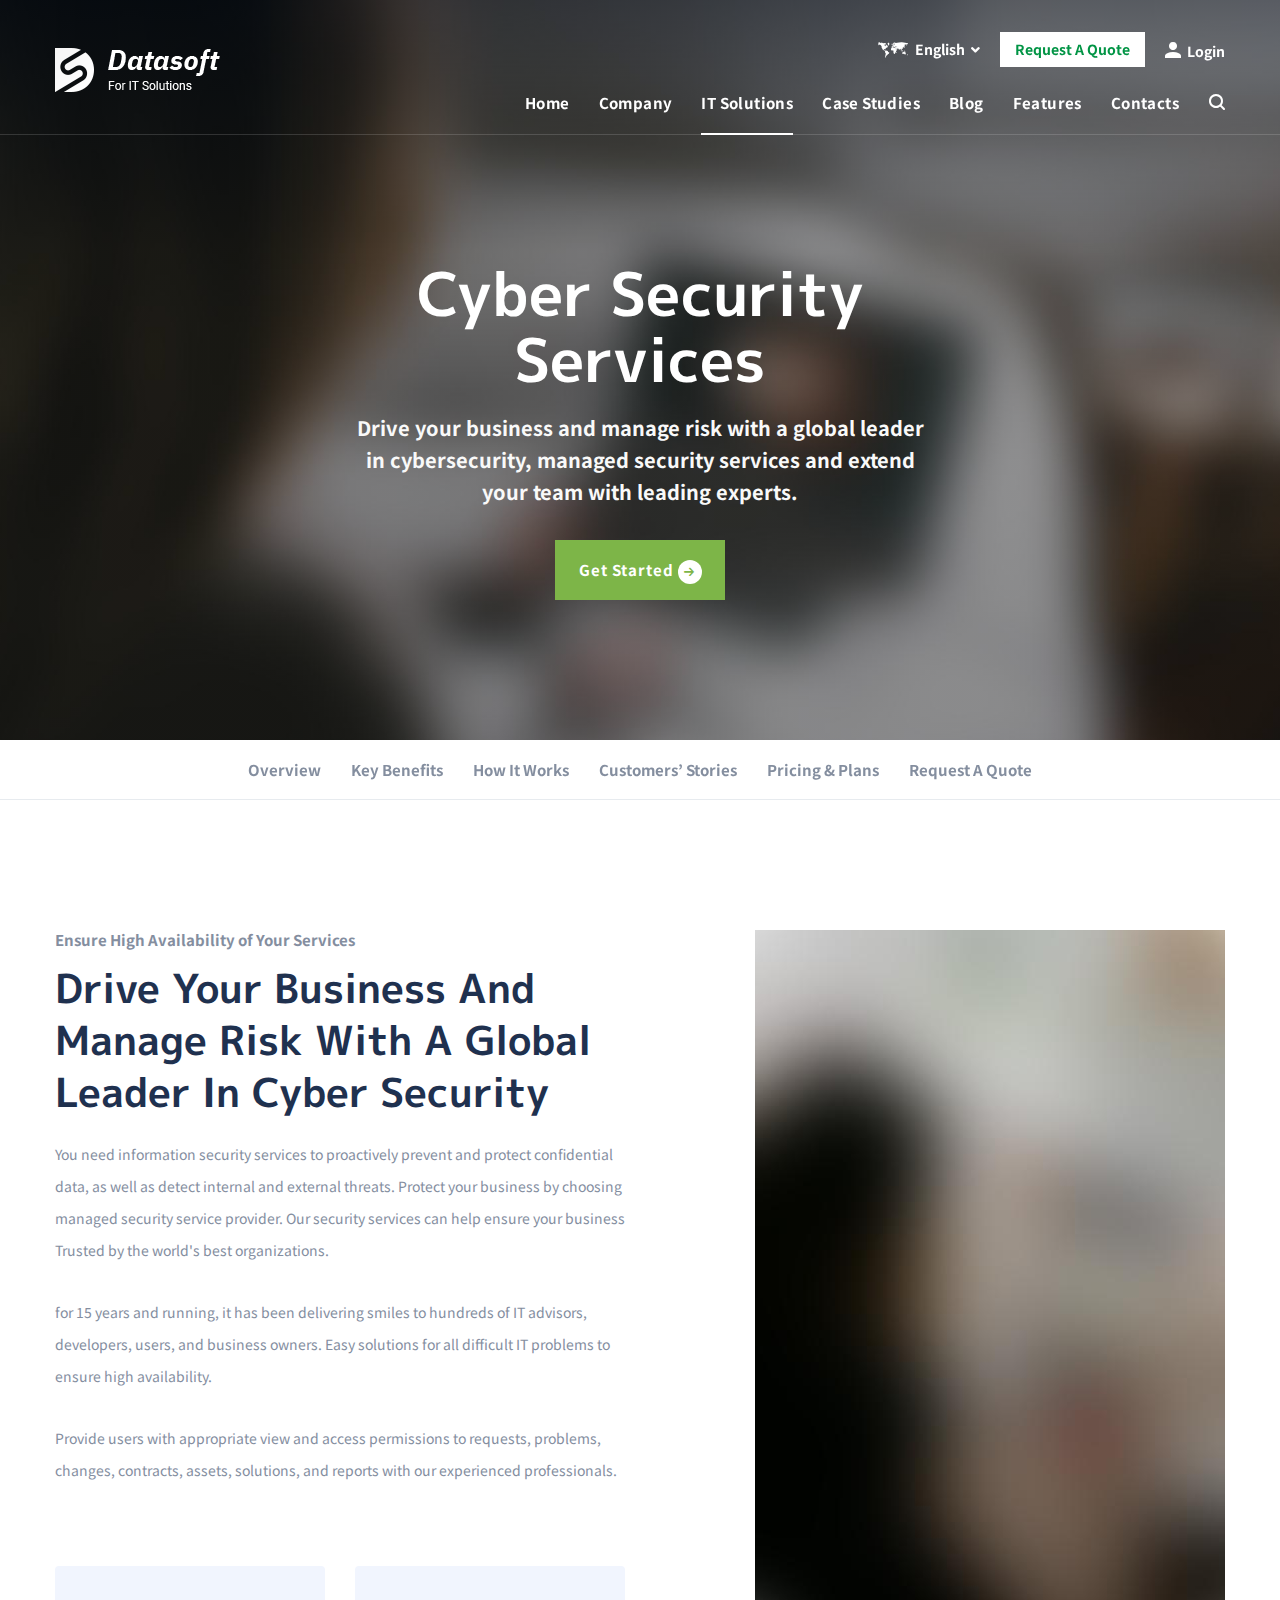
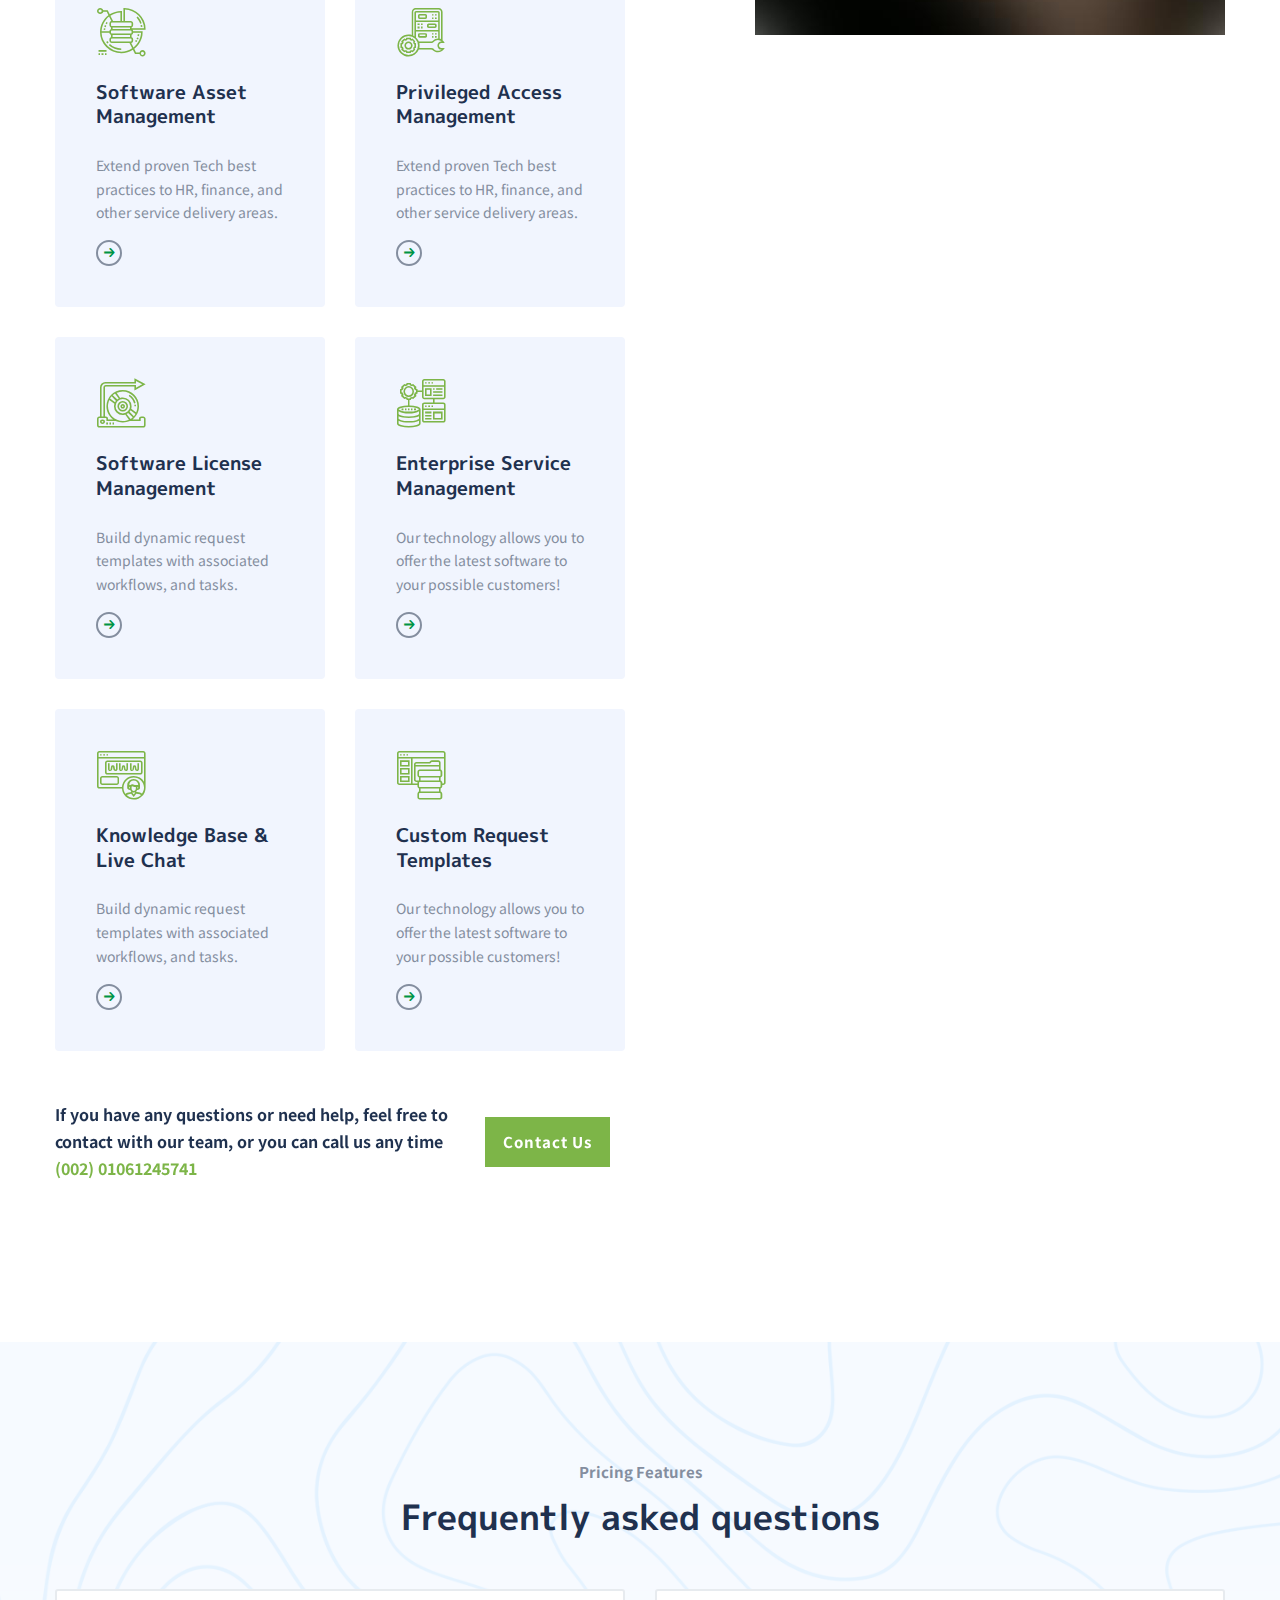
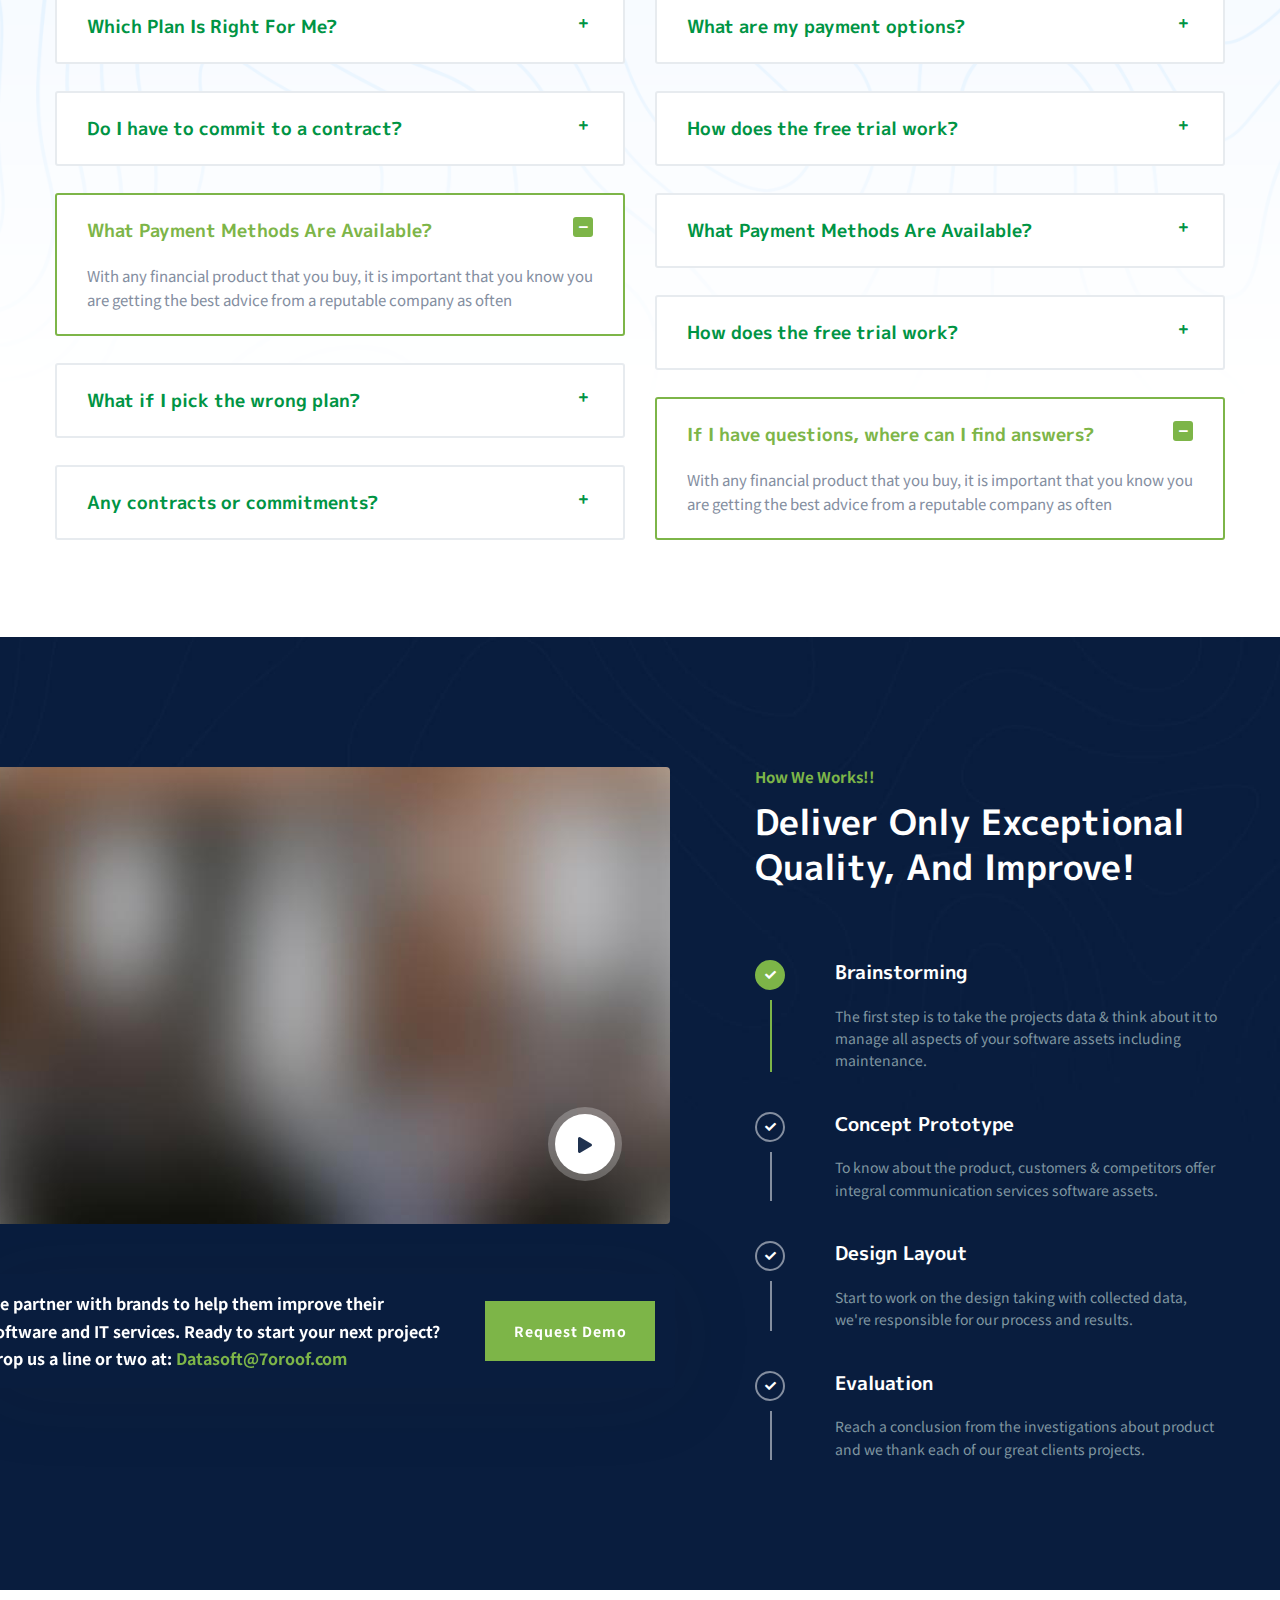
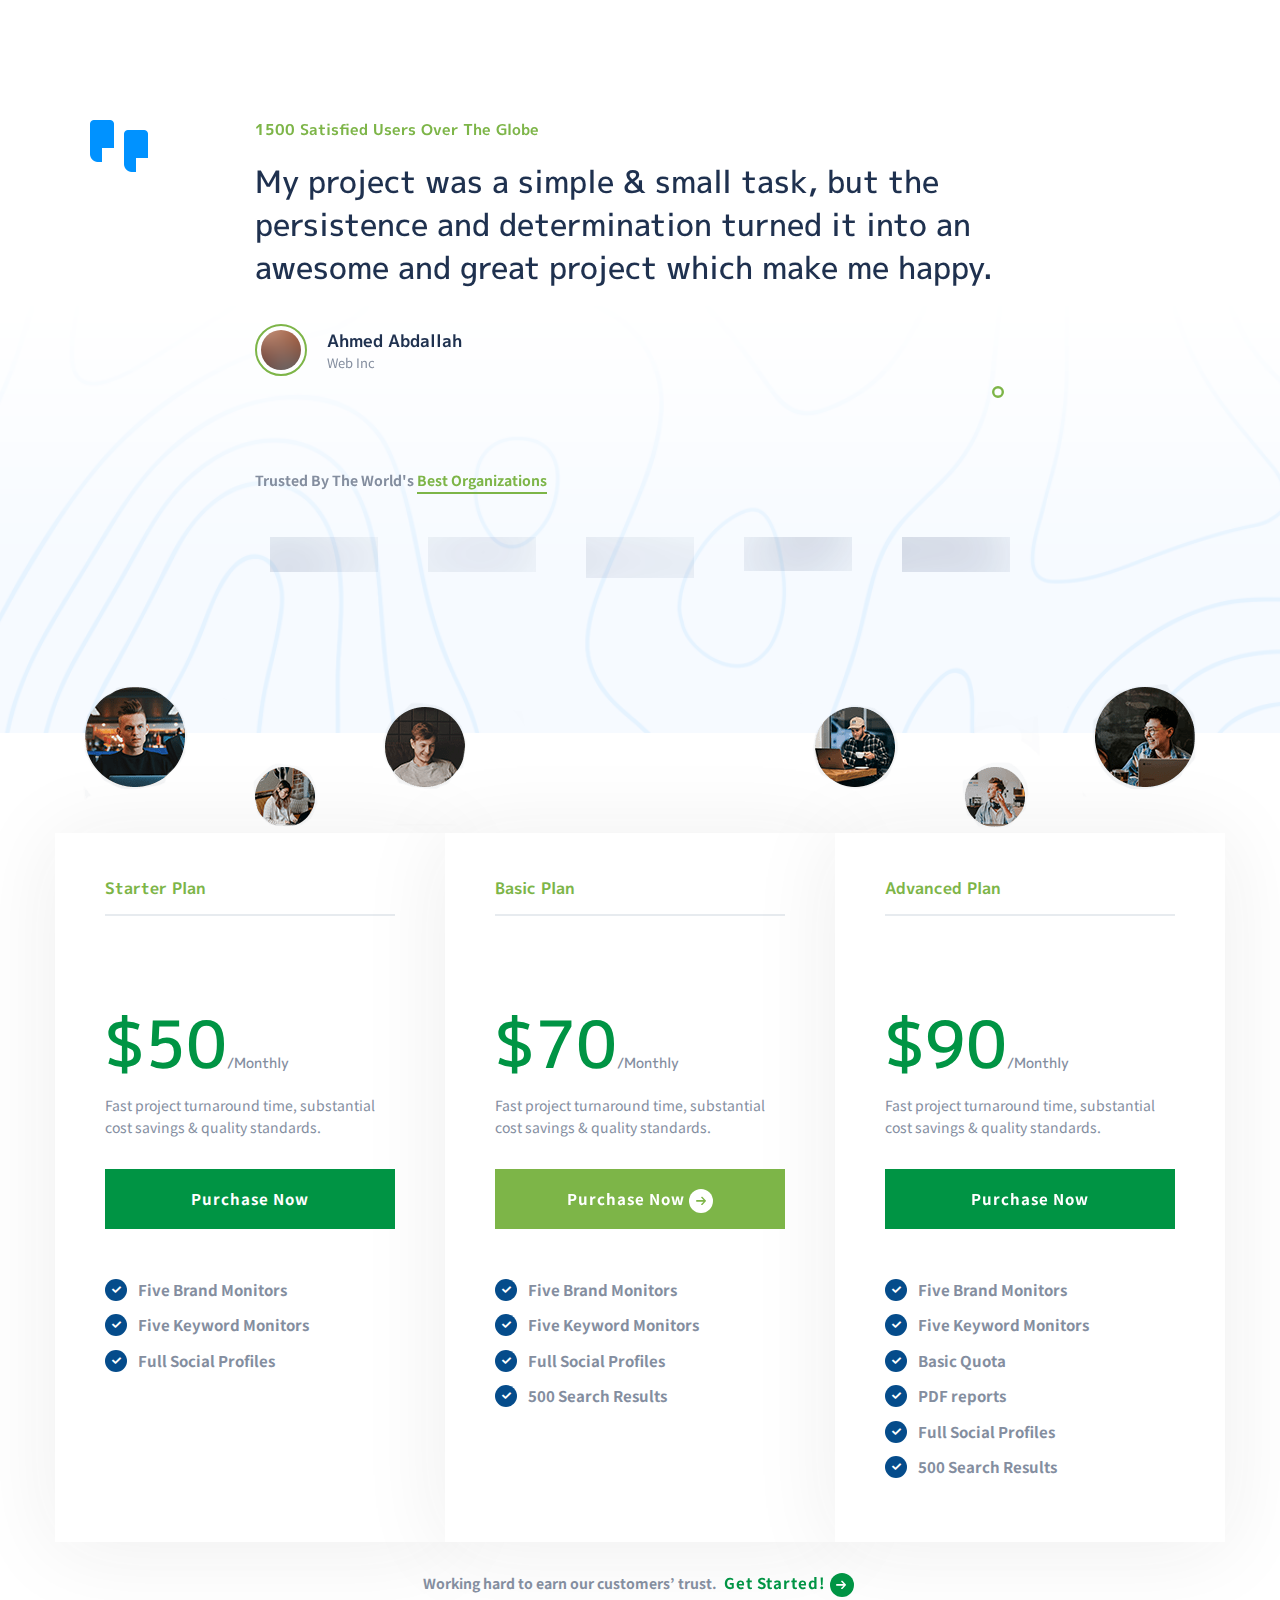
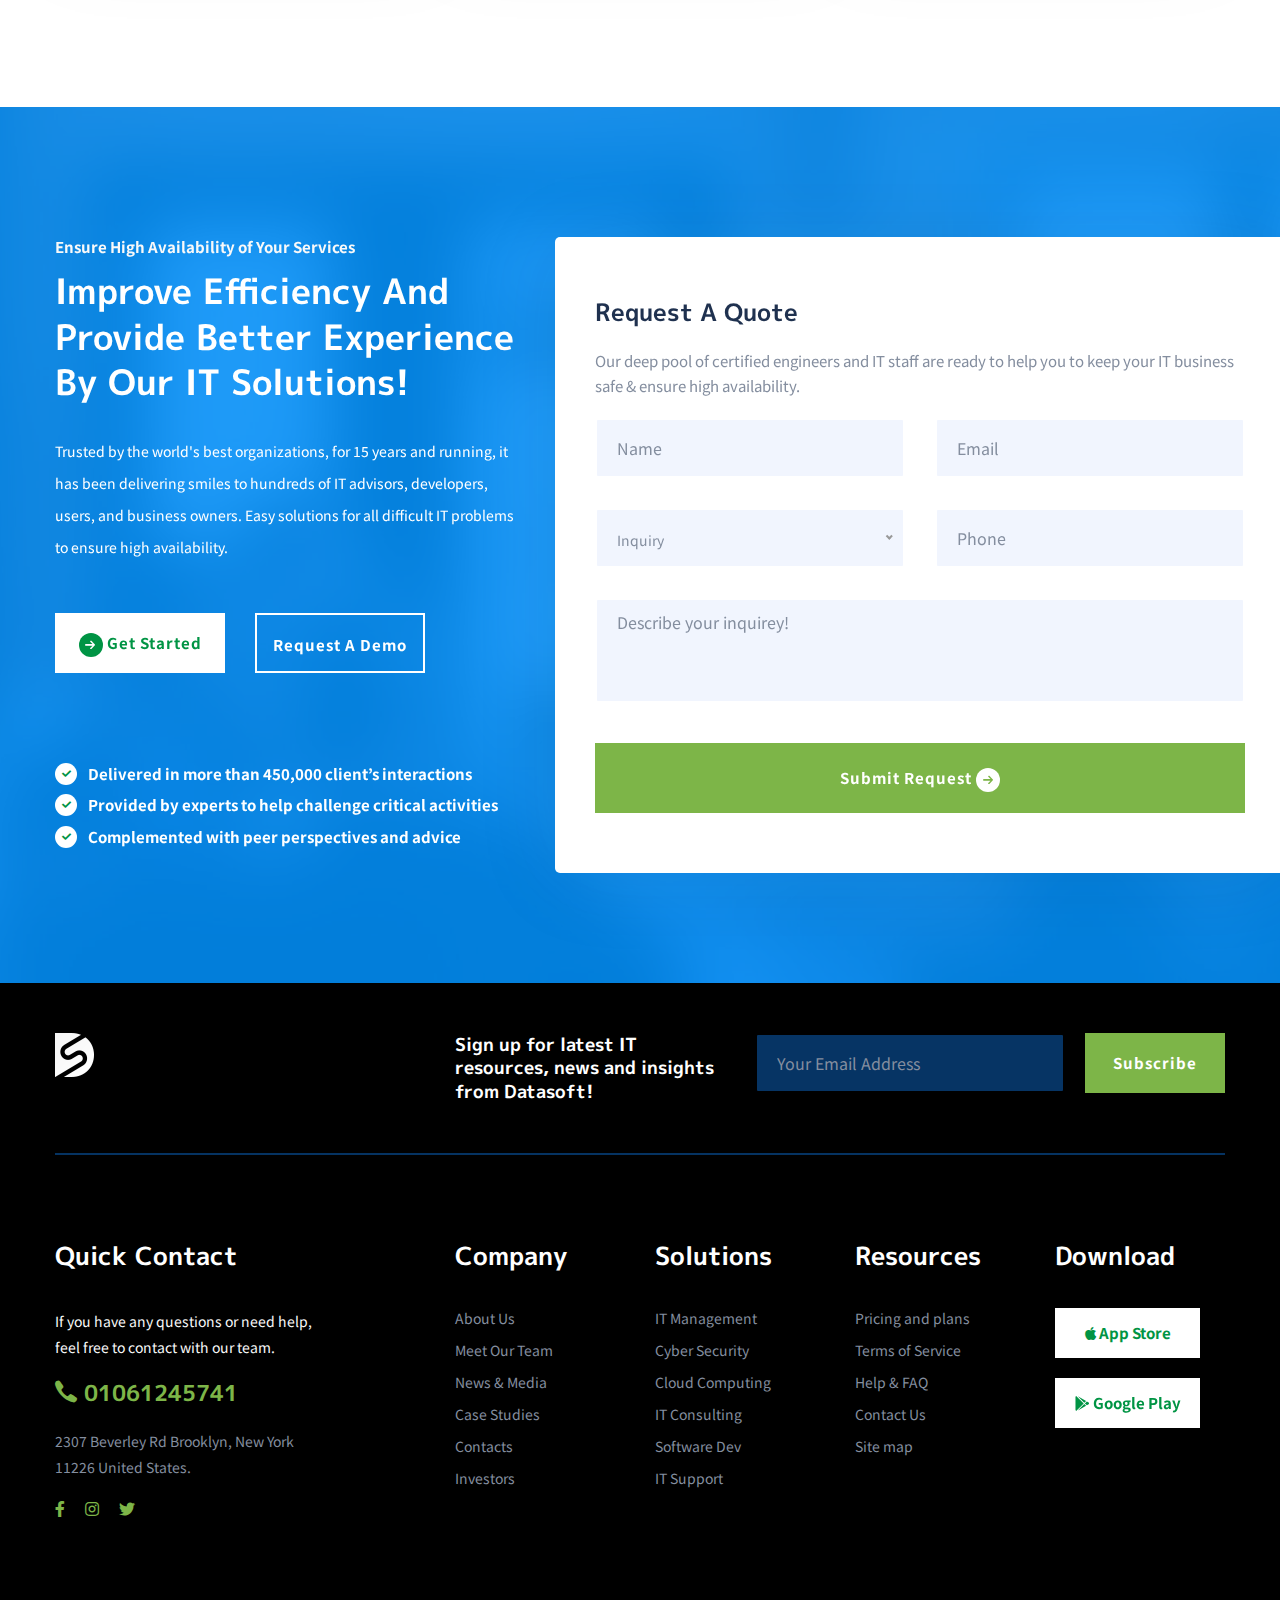
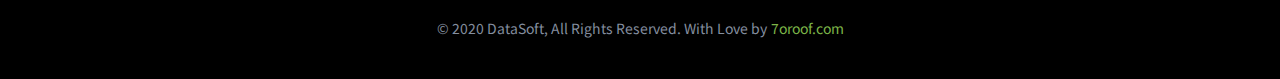
<file: it-solutions-single.html>
<!DOCTYPE html>
<html lang="en">

<head>
  <meta charset="UTF-8" />
  <meta name="viewport" content="width=device-width, initial-scale=1.0" />
  <meta http-equiv="X-UA-Compatible" content="ie=edge" />
  <meta name="description" content="DataSoft  IT Solutions &  Services Template">
  <link href="assets/images/favicon/favicon.png" rel="icon">
  <title>DataSoft IT Solutions & Services Template</title>

<link rel="preconnect" href="https://fonts.googleapis.com">
<link rel="preconnect" href="https://fonts.gstatic.com" crossorigin>
<link href="https://fonts.googleapis.com/css2?family=M+PLUS+1p:wght@100;300;400;500;700;800;900&family=Noto+Sans+JP:wght@100;300;400;500;700;900&display=swap" rel="stylesheet">
  <link rel="stylesheet" href="https://use.fontawesome.com/releases/v5.1.1/css/all.css">
  <link rel="stylesheet" href="assets/css/libraries.css">
  <link rel="stylesheet" href="assets/css/style.css">
</head>

<body>
  <div class="wrapper">
    <div class="preloader">
      <div class="loading"><span></span><span></span><span></span><span></span></div>
    </div><!-- /.preloader -->

    <!-- =========================
        Header
    =========================== -->
    <header class="header header-transparent header-full">
      <nav class="navbar navbar-expand-lg sticky-navbar">
        <div class="container">
          <a class="navbar-brand" href="index.html">
            <img src="assets/images/logo/logo-light.png" class="logo-light" alt="logo">
            <img src="assets/images/logo/logo-dark.png" class="logo-dark" alt="logo">
          </a>
          <button class="navbar-toggler" type="button">
            <span class="menu-lines"><span></span></span>
          </button>
          <div class="header__top-right">
            <ul class="list-unstyled d-flex justify-content-end align-items-center mb-0">
              <li>
                <div class="dropdown lang-dropdown">
                  <button class="dropdown-toggle lang-dropdown-toggle" id="langDropdown" data-toggle="dropdown">
                    <i class="icon-map"></i><span>English</span>
                  </button>
                  <div class="dropdown-menu" aria-labelledby="langDropdown">
                    <a class="dropdown-item" href="#">Spain</a>
                    <a class="dropdown-item" href="#">France</a>
                  </div>
                </div>
              </li>
              <li>
                <ul class="navbar-actions list-unstyled mb-0 d-flex align-items-center">
                  <li class="d-none d-xl-block">
                    <a href="request-quote.html" class="btn action__btn-contact">Request A Quote</a>
                  </li>
                  <li>
                    <button class="action__btn action__btn-login open-login-popup">
                      <i class="icon-user"></i><span>Login</span>
                    </button>
                  </li>
                </ul><!-- /.navbar-actions -->
              </li>
            </ul>
          </div><!-- /.header-top-right -->
          <div class="collapse navbar-collapse" id="mainNavigation">
            <ul class="navbar-nav ml-auto">
              <li class="nav__item has-dropdown">
                <a href="#" data-toggle="dropdown" class="dropdown-toggle nav__item-link">Home</a>
                <ul class="dropdown-menu">
                  <li class="nav__item">
                    <a href="index.html" class="nav__item-link">Home Main</a>
                  </li><!-- /.nav-item -->
                  <li class="nav__item">
                    <a href="home-modern.html" class="nav__item-link">Home Modern</a>
                  </li><!-- /.nav-item -->
                  <li class="nav__item">
                    <a href="home-classic.html" class="nav__item-link">Home Classic</a>
                  </li><!-- /.nav-item -->
                </ul><!-- /.dropdown-menu -->
              </li><!-- /.nav-item -->
              <li class="nav__item has-dropdown">
                <a href="#" data-toggle="dropdown" class="dropdown-toggle nav__item-link">Company</a>
                <ul class="dropdown-menu">
                  <li class="nav__item">
                    <a href="about-us.html" class="nav__item-link">About Us</a>
                  </li><!-- /.nav-item -->
                  <li class="nav__item">
                    <a href="about.html" class="nav__item-link">Why Choose Us</a>
                  </li><!-- /.nav-item -->
                  <li class="nav__item">
                    <a href="leadership-team.html" class="nav__item-link">Leadership Team</a>
                  </li><!-- /.nav-item -->
                  <li class="nav__item">
                    <a href="awards.html" class="nav__item-link">Award & Recognition</a>
                  </li><!-- /.nav-item -->
                  <li class="nav__item">
                    <a href="pricing.html" class="nav__item-link">Pricing & Plans</a>
                  </li><!-- /.nav-item -->
                  <li class="nav__item">
                    <a href="faqs.html" class="nav__item-link">Help & FAQs</a>
                  </li> <!-- /.nav-item -->
                  <li class="nav__item">
                    <a href="careers.html" class="nav__item-link">Careers</a>
                  </li><!-- /.nav-item -->
                </ul><!-- /.dropdown-menu -->
              </li><!-- /.nav-item -->
              <li class="nav__item has-dropdown">
                <a href="#" data-toggle="dropdown" class="dropdown-toggle nav__item-link  active">IT Solutions</a>
                <ul class="dropdown-menu wide-dropdown-menu">
                  <li class="nav__item">
                    <div class="row mx-0">
                      <div class="col-sm-6 dropdown-menu-col">
                        <a href="it-solutions.html" class="nav__item-link dropdown-menu-title">IT Solutions</a>
                        <ul class="nav flex-column">
                          <li class="nav__item"><a class="nav__item-link" href="it-solutions-single.html">IT
                              Management</a>
                          </li> <!-- /.nav-item -->
                          <li class="nav__item"><a class="nav__item-link" href="it-solutions-single.html">Cyber
                              Security</a>
                          </li> <!-- /.nav-item -->
                          <li class="nav__item"><a class="nav__item-link" href="it-solutions-single.html">Cloud
                              Computing</a>
                          </li> <!-- /.nav-item -->
                          <li class="nav__item"><a class="nav__item-link" href="it-solutions-single.html">IT
                              Consulting</a>
                          </li> <!-- /.nav-item -->
                          <li class="nav__item"><a class="nav__item-link" href="it-solutions-single.html">Software
                              Dev</a>
                          </li> <!-- /.nav-item -->
                          <li class="nav__item"><a class="nav__item-link" href="it-solutions-single.html">IT Support</a>
                          </li>
                          <!-- /.nav-item -->
                        </ul>
                      </div><!-- /.col-sm-6 -->
                      <div class="col-sm-6 dropdown-menu-col">
                        <a href="industries.html" class="nav__item-link dropdown-menu-title">Industries</a>
                        <ul class="nav flex-column">
                          <li class="nav__item"><a class="nav__item-link"
                              href="industries-single-industry.html">Education,
                              Non-Profit</a></li> <!-- /.nav-item -->
                          <li class="nav__item"><a class="nav__item-link"
                              href="industries-single-industry.html">Accounting,
                              Finance</a></li> <!-- /.nav-item -->
                          <li class="nav__item"><a class="nav__item-link"
                              href="industries-single-industry.html">Government &
                              Public</a></li> <!-- /.nav-item -->
                          <li class="nav__item"><a class="nav__item-link" href="industries-single-industry.html">Energy
                              &
                              Utilities</a></li> <!-- /.nav-item -->
                          <li class="nav__item"><a class="nav__item-link" href="industries-single-industry.html">Legal,
                              Law
                              Firms</a></li> <!-- /.nav-item -->
                          <li class="nav__item"><a class="nav__item-link"
                              href="industries-single-industry.html">Manufacturing</a>
                          </li>
                          <!-- /.nav-item -->
                        </ul>
                      </div><!-- /.col-sm-6 -->
                    </div><!-- /.row -->
                  </li><!-- /.nav-item -->
                </ul><!-- /.dropdown-menu -->
              </li><!-- /.nav-item -->
              <li class="nav__item has-dropdown">
                <a href="#" data-toggle="dropdown" class="dropdown-toggle nav__item-link">Case Studies</a>
                <ul class="dropdown-menu">
                  <li class="nav__item">
                    <a href="case-studies-grid.html" class="nav__item-link">Case Studies Grid</a>
                  </li><!-- /.nav-item -->
                  <li class="nav__item">
                    <a href="case-studies-modern.html" class="nav__item-link">Case Studies Modern</a>
                  </li><!-- /.nav-item -->
                  <li class="nav__item">
                    <a href="case-studies-classic.html" class="nav__item-link">Case Studies Classic</a>
                  </li><!-- /.nav-item -->
                  <li class="nav__item">
                    <a href="case-studies-single.html" class="nav__item-link">Single Case Study</a>
                  </li><!-- /.nav-item -->
                </ul><!-- /.dropdown-menu -->
              </li><!-- /.nav-item -->
              <li class="nav__item has-dropdown">
                <a href="#" data-toggle="dropdown" class="dropdown-toggle nav__item-link">Blog</a>
                <ul class="dropdown-menu">
                  <li class="nav__item">
                    <a href="blog.html" class="nav__item-link">Our Blog</a>
                  </li><!-- /.nav-item -->
                  <li class="nav__item">
                    <a href="blog-single-post.html" class="nav__item-link">Single Blog Post</a>
                  </li><!-- /.nav-item -->
                </ul><!-- /.dropdown-menu -->
              </li><!-- /.nav-item -->
              <li class="nav__item has-dropdown">
                <a href="#" data-toggle="dropdown" class="dropdown-toggle nav__item-link">Features</a>
                <ul class="dropdown-menu">
                  <li class="nav__item">
                    <a href="coming-soon.html" class="nav__item-link">Coming Soon</a>
                  </li><!-- /.nav-item -->
                  <li class="nav__item">
                    <a href="404.html" class="nav__item-link">404 Page</a>
                  </li><!-- /.nav-item -->
                  <li class="nav__item">
                    <a href="#" class="nav__item-link  open-register-popup">Register</a>
                  </li><!-- /.nav-item -->
                  <li class="nav__item">
                    <a href="#" class="nav__item-link  open-login-popup">Login</a>
                  </li><!-- /.nav-item -->
                </ul><!-- /.dropdown-menu -->
              </li><!-- /.nav-item -->
              <li class="nav__item">
                <a href="contact-us.html" class="nav__item-link">Contacts</a>
              </li><!-- /.nav-item -->
            </ul><!-- /.navbar-nav -->
            <button class="close-mobile-menu d-block d-lg-none"><i class="fas fa-times"></i></button>
          </div><!-- /.navbar-collapse -->
          <div class="d-flex align-items-center">
            <a href="#" class="action__btn action__btn-search ml-30"><i class="icon-search"></i></a>
          </div>
        </div><!-- /.container -->
      </nav><!-- /.navabr -->
    </header><!-- /.Header -->


    <!-- ========================
       page title 
    =========================== -->
    <section class="page-title page-title-layout10 text-center bg-overlay bg-overlay-gradient bg-parallax">
      <div class="bg-img"><img src="assets/images/page-titles/9.jpg" alt="background"></div>
      <div class="container">
        <div class="row">
          <div class="col-sm-12 col-md-12 col-lg-12 col-xl-6 offset-xl-3">
            <h1 class="pagetitle__heading">Cyber Security Services</h1>
            <p class="pagetitle__desc">Drive your business and manage risk with a global leader in cybersecurity,
              managed security services and extend your team with leading experts.
            </p>
            <a href="about-us.html" class="btn btn__primary btn__primary-style2">
              <span>Get Started</span> <i class="icon-arrow-right"></i>
            </a>
          </div><!-- /.col-xl-6 -->
        </div><!-- /.row -->
      </div><!-- /.container -->
    </section><!-- /.page-title -->
    <!-- ========================
      Secondary Nav
    =========================== -->
    <section class="secondary-nav secondary-nav-internal-navigation sticky-top py-0">
      <div class="container">
        <div class="row">
          <div class="col-12">
            <nav class="nav nav-tabs justify-content-center">
              <a href="#" data-scroll="overview" class="nav__link">Overview</a>
              <a href="#" data-scroll="faq" class="nav__link">Key Benefits </a>
              <a href="#" data-scroll="work-process" class="nav__link">How It Works</a>
              <a href="#" data-scroll="testimonials" class="nav__link">Customers’ Stories</a>
              <a href="#" data-scroll="pricing" class="nav__link">Pricing & Plans</a>
              <a href="#" data-scroll="banner" class="nav__link">Request A Quote</a>
            </nav>
          </div><!-- /.col-12 -->
        </div><!-- /.row -->
      </div><!-- /.container -->
    </section><!-- /.Secondary Nav -->

    <!-- ======================
    Features Layout 3
    ========================= -->
    <section id="overview" class="features-layout3 pt-130 pb-130">
      <div class="container">
        <div class="row">
          <div class="col-sm-12 col-md-12 col-lg-7 col-xl-6">
            <div class="heading heading-layout2 mb-50">
              <h2 class="heading__subtitle">Ensure High Availability of Your Services</h2>
              <h3 class="heading__title"> Drive Your Business And Manage Risk With A Global Leader In Cyber Security
              </h3>
              <p class="heading__desc mb-30">You need information security services to proactively prevent and protect
                confidential data, as well as detect internal and external threats. Protect your business by choosing
                managed security service provider. Our security services can help ensure your business Trusted by the
                world's best organizations.
              </p>
              <p class="heading__desc mb-30">for 15 years and running, it has been delivering smiles to hundreds of IT
                advisors, developers, users, and business owners. Easy solutions for all difficult IT problems to ensure
                high availability.
              </p>
              <p class="heading__desc mb-30">Provide users with appropriate view and access permissions to requests,
                problems, changes, contracts, assets, solutions, and reports with our experienced professionals.
              </p>
            </div>
            <div class="row">
              <div class="col-sm-6 col-md-6">
                <!-- Feature item #1 -->
                <div class="feature-item">
                  <div class="feature__icon">
                    <i class="icon-statistic"></i>
                  </div>
                  <h4 class="feature__title">Software Asset Management</h4>
                  <p class="feature__desc">Extend proven Tech best practices to HR, finance, and other service delivery
                    areas.</p>
                  <a href="#" class="btn__link">
                    <i class="icon-arrow-right icon-outlined"></i>
                    <span>Read More</span>
                  </a>
                </div><!-- /.feature-item -->
                <!-- Feature item #2 -->
                <div class="feature-item">
                  <div class="feature__icon">
                    <i class="icon-software"></i>
                  </div>
                  <h4 class="feature__title">Software License Management</h4>
                  <p class="feature__desc">Build dynamic request templates with associated workflows, and tasks.</p>
                  <a href="#" class="btn__link">
                    <i class="icon-arrow-right icon-outlined"></i>
                    <span>Read More</span>
                  </a>
                </div><!-- /.feature-item -->
                <!-- Feature item #3 -->
                <div class="feature-item">
                  <div class="feature__icon">
                    <i class="icon-website"></i>
                  </div>
                  <h4 class="feature__title">Knowledge Base & Live Chat</h4>
                  <p class="feature__desc">Build dynamic request templates with associated workflows, and tasks.</p>
                  <a href="#" class="btn__link">
                    <i class="icon-arrow-right icon-outlined"></i>
                    <span>Read More</span>
                  </a>
                </div><!-- /.feature-item -->
              </div><!-- /.col-lg-6 -->
              <div class="col-sm-6 col-md-6">
                <!-- Feature item #4 -->
                <div class="feature-item">
                  <div class="feature__icon">
                    <i class="icon-management"></i>
                  </div>
                  <h4 class="feature__title">Privileged Access Management</h4>
                  <p class="feature__desc">Extend proven Tech best practices to HR, finance, and other service delivery
                    areas.</p>
                  <a href="#" class="btn__link">
                    <i class="icon-arrow-right icon-outlined"></i>
                    <span>Read More</span>
                  </a>
                </div><!-- /.feature-item -->
                <!-- Feature item #5 -->
                <div class="feature-item">
                  <div class="feature__icon">
                    <i class="icon-relational"></i>
                  </div>
                  <h4 class="feature__title">Enterprise Service Management</h4>
                  <p class="feature__desc">Our technology allows you to offer the latest software to your possible
                    customers!
                  </p>
                  <a href="#" class="btn__link">
                    <i class="icon-arrow-right icon-outlined"></i>
                    <span>Read More</span>
                  </a>
                </div><!-- /.feature-item -->
                <!-- Feature item #6 -->
                <div class="feature-item">
                  <div class="feature__icon">
                    <i class="icon-Primary"></i>
                  </div>
                  <h4 class="feature__title">Custom Request Templates</h4>
                  <p class="feature__desc">Our technology allows you to offer the latest software to your possible
                    customers!
                  </p>
                  <a href="#" class="btn__link">
                    <i class="icon-arrow-right icon-outlined"></i>
                    <span>Read More</span>
                  </a>
                </div><!-- /.feature-item -->
              </div><!-- /.col-lg-6 -->
            </div><!-- /.row -->
            <div class="row">
              <div class="col-12">
                <div class="cta-banner mt-50 mb-30 d-flex flex-wrap align-items-center">
                  <h4 class="cta__title pr-30">If you have any questions or need help, feel free to contact with
                    our
                    team, or you can call us any time <a href="tel:00201061245741">(002) 01061245741</a>
                  </h4>
                  <a href="#" class="btn btn__primary">Contact Us</a>
                </div><!-- /.cta-banner -->
              </div><!-- /.col-12 -->
            </div><!-- /.row -->
          </div><!-- /.col-xl-5 -->
          <div class="col-sm-12 col-md-12 col-lg-5 col-xl-5 offset-xl-1">
            <div class="sticky-top">
              <img src="assets/images/about/3.jpg" alt="banner">
            </div>
          </div><!-- /col-lg-5 -->
        </div><!-- /.row -->
      </div><!-- /.container -->
    </section><!-- /.Features Layout 3 -->

    <!-- ======================
         FAQ
      ========================= -->
    <section id="faq" class="faq pt-120 pb-70">
      <div class="bg-img"><img src="assets/images/backgrounds/5.png" alt="backgrounds"></div>
      <div class="container">
        <div class="row">
          <div class="col-sm-12 col-md-12 col-lg-6 offset-lg-3">
            <div class="heading text-center mb-50">
              <h2 class="heading__subtitle color-body">Pricing Features</h2>
              <h3 class="heading__title">Frequently asked questions</h3>
            </div><!-- /.heading -->
          </div><!-- /.col-lg-6 -->
        </div><!-- /.row -->
        <div class="row" id="accordion">
          <div class="col-sm-12 col-md-12 col-lg-6">
            <div class="accordion-item">
              <div class="accordion__header" data-toggle="collapse" data-target="#collapse1">
                <a class="accordion__title" href="#">Which Plan Is Right For Me?</a>
              </div><!-- /.accordion-item-header -->
              <div id="collapse1" class="collapse" data-parent="#accordion">
                <div class="accordion__body">
                  <p>With any financial product that you buy, it is important that you know you are getting the best
                    advice from a reputable company as often</p>
                </div><!-- /.accordion-item-body -->
              </div>
            </div><!-- /.accordion-item -->
            <div class="accordion-item">
              <div class="accordion__header" data-toggle="collapse" data-target="#collapse2">
                <a class="accordion__title" href="#">Do I have to commit to a contract?</a>
              </div><!-- /.accordion-item-header -->
              <div id="collapse2" class="collapse" data-parent="#accordion">
                <div class="accordion__body">
                  <p>With any financial product that you buy, it is important that you know you are getting the best
                    advice from a reputable company as often</p>
                </div><!-- /.accordion-item-body -->
              </div>
            </div><!-- /.accordion-item -->
            <div class="accordion-item opened">
              <div class="accordion__header" data-toggle="collapse" data-target="#collapse3">
                <a class="accordion__title" href="#">What Payment Methods Are Available?</a>
              </div><!-- /.accordion-item-header -->
              <div id="collapse3" class="collapse show" data-parent="#accordion">
                <div class="accordion__body">
                  <p>With any financial product that you buy, it is important that you know you are getting the best
                    advice from a reputable company as often</p>
                </div><!-- /.accordion-item-body -->
              </div>
            </div><!-- /.accordion-item -->
            <div class="accordion-item">
              <div class="accordion__header" data-toggle="collapse" data-target="#collapse4">
                <a class="accordion__title" href="#">What if I pick the wrong plan?</a>
              </div><!-- /.accordion-item-header -->
              <div id="collapse4" class="collapse" data-parent="#accordion">
                <div class="accordion__body">
                  <p>With any financial product that you buy, it is important that you know you are getting the best
                    advice from a reputable company as often</p>
                </div><!-- /.accordion-item-body -->
              </div>
            </div><!-- /.accordion-item -->
            <div class="accordion-item">
              <div class="accordion__header" data-toggle="collapse" data-target="#collapse5">
                <a class="accordion__title" href="#">Any contracts or commitments?</a>
              </div><!-- /.accordion-item-header -->
              <div id="collapse5" class="collapse" data-parent="#accordion">
                <div class="accordion__body">
                  <p>With any financial product that you buy, it is important that you know you are getting the best
                    advice from a reputable company as often</p>
                </div><!-- /.accordion-item-body -->
              </div>
            </div><!-- /.accordion-item -->
          </div><!-- /.col-lg-6 -->
          <div class="col-sm-12 col-md-12 col-lg-6">
            <div class="accordion-item">
              <div class="accordion__header" data-toggle="collapse" data-target="#collapse6">
                <a class="accordion__title" href="#">What are my payment options?</a>
              </div><!-- /.accordion-item-header -->
              <div id="collapse6" class="collapse" data-parent="#accordion">
                <div class="accordion__body">
                  <p>With any financial product that you buy, it is important that you know you are getting the best
                    advice from a reputable company as often</p>
                </div><!-- /.accordion-item-body -->
              </div>
            </div><!-- /.accordion-item -->
            <div class="accordion-item">
              <div class="accordion__header" data-toggle="collapse" data-target="#collapse7">
                <a class="accordion__title" href="#">How does the free trial work?</a>
              </div><!-- /.accordion-item-header -->
              <div id="collapse7" class="collapse" data-parent="#accordion">
                <div class="accordion__body">
                  <p>With any financial product that you buy, it is important that you know you are getting the best
                    advice from a reputable company as often</p>
                </div><!-- /.accordion-item-body -->
              </div>
            </div><!-- /.accordion-item -->
            <div class="accordion-item">
              <div class="accordion__header" data-toggle="collapse" data-target="#collapse8">
                <a class="accordion__title" href="#">What Payment Methods Are Available?</a>
              </div><!-- /.accordion-item-header -->
              <div id="collapse8" class="collapse" data-parent="#accordion">
                <div class="accordion__body">
                  <p>With any financial product that you buy, it is important that you know you are getting the best
                    advice from a reputable company as often</p>
                </div><!-- /.accordion-item-body -->
              </div>
            </div><!-- /.accordion-item -->
            <div class="accordion-item">
              <div class="accordion__header" data-toggle="collapse" data-target="#collapse9">
                <a class="accordion__title" href="#">How does the free trial work?</a>
              </div><!-- /.accordion-item-header -->
              <div id="collapse9" class="collapse" data-parent="#accordion">
                <div class="accordion__body">
                  <p>With any financial product that you buy, it is important that you know you are getting the best
                    advice from a reputable company as often</p>
                </div><!-- /.accordion-item-body -->
              </div>
            </div><!-- /.accordion-item -->
            <div class="accordion-item opened">
              <div class="accordion__header" data-toggle="collapse" data-target="#collapse10">
                <a class="accordion__title" href="#">If I have questions, where can I find answers? </a>
              </div><!-- /.accordion-item-header -->
              <div id="collapse10" class="collapse show" data-parent="#accordion">
                <div class="accordion__body">
                  <p>With any financial product that you buy, it is important that you know you are getting the best
                    advice from a reputable company as often</p>
                </div><!-- /.accordion-item-body -->
              </div>
            </div><!-- /.accordion-item -->
          </div><!-- /.col-lg-6 -->
        </div><!-- /.row -->
      </div><!-- /.container -->
    </section><!-- /.FAQ -->

    <!-- ======================
     Work Process 
    ========================= -->
    <section id="work-process" class="work-process pt-130 pb-130">
      <div class="bg-img"><img src="assets/images/backgrounds/2.jpg" alt="background"></div>
      <div class="container">
        <div class="row">
          <div class="col-sm-12 col-md-12 col-lg-6 col-xl-7">
            <div class="banners-wrapper sticky-top">
              <div class="tab-content mb-50">
                <div class="tab-pane fade show active" id="tab1">
                  <div class="video__banner">
                    <img src="assets/images/work-process/1.jpg" class="rounded" alt="banner">
                    <a class="video__btn video__btn-white popup-video"
                      href="https://www.youtube.com/watch?v=nrJtHemSPW4">
                      <div class="video__player">
                        <i class="fa fa-play"></i>
                      </div>
                    </a>
                  </div><!-- /.video__banner -->
                </div>
                <div class="tab-pane fade" id="tab2">
                  <div class="video__banner">
                    <img src="assets/images/work-process/2.jpg" class="rounded" alt="banner">
                    <a class="video__btn video__btn-white popup-video"
                      href="https://www.youtube.com/watch?v=nrJtHemSPW4">
                      <div class="video__player">
                        <i class="fa fa-play"></i>
                      </div>
                    </a>
                  </div><!-- /.video__banner -->
                </div>
                <div class="tab-pane fade" id="tab3">
                  <div class="video__banner">
                    <img src="assets/images/work-process/3.jpg" class="rounded" alt="banner">
                    <a class="video__btn video__btn-white popup-video"
                      href="https://www.youtube.com/watch?v=nrJtHemSPW4">
                      <div class="video__player">
                        <i class="fa fa-play"></i>
                      </div>
                    </a>
                  </div><!-- /.video__banner -->
                </div>
                <div class="tab-pane fade" id="tab4">
                  <div class="video__banner">
                    <img src="assets/images/work-process/4.jpg" class="rounded" alt="banner">
                    <a class="video__btn video__btn-white popup-video"
                      href="https://www.youtube.com/watch?v=nrJtHemSPW4">
                      <div class="video__player">
                        <i class="fa fa-play"></i>
                      </div>
                    </a>
                  </div><!-- /.video__banner -->
                </div>
              </div><!-- /.tab-content -->
              <div class="cta-banner mt-30 mb-30 d-flex flex-wrap align-items-center">
                <h4 class="cta__title my-3 pr-30">
                  We partner with brands to help them improve their Software and IT services. Ready to start your next
                  project? Drop us a line or two at: <a href="mailto:Datasoft@7oroof.com">Datasoft@7oroof.com</a>
                </h4>
                <a href="#" class="btn btn__primary btn__primary-style2">
                  <span>Request Demo</span>
                  <i class="icon-arrow-right"></i>
                </a>
              </div> <!-- /.cta-banner -->
            </div>
          </div><!-- /.col-lg-7 -->
          <div class="col-sm-12 col-md-12 col-lg-6 col-xl-5">
            <div class="heading mb-70">
              <h2 class="heading__subtitle color-primary">How We Works!!</h2>
              <h3 class="heading__title color-white">Deliver Only Exceptional Quality, And Improve! </h3>
            </div>
            <nav class="nav nav-tabs">
              <!-- process Item #1 -->
              <a class="process-item active" data-toggle="tab" href="#tab1">
                <div class="process-item__content">
                  <h4 class="process-item__title">Brainstorming</h4>
                  <p class="process-item__desc">The first step is to take the projects data & think about it to manage
                    all aspects of your software assets including maintenance.</p>
                </div>
              </a><!-- /.process-item -->
              <!-- process Item #2 -->
              <a class="process-item" data-toggle="tab" href="#tab2">
                <div class="process-item__content">
                  <h4 class="process-item__title">Concept Prototype</h4>
                  <p class="process-item__desc">To know about the product, customers & competitors offer integral
                    communication services software assets.
                  </p>
                </div>
              </a><!-- /.process-item -->
              <!-- process Item #3 -->
              <a class="process-item" data-toggle="tab" href="#tab3">
                <div class="process-item__content">
                  <h4 class="process-item__title">Design Layout</h4>
                  <p class="process-item__desc">Start to work on the design taking with collected data, we're
                    responsible for our process and results.
                  </p>
                </div>
              </a><!-- /.process-item -->
              <!-- process Item #4 -->
              <a class="process-item" data-toggle="tab" href="#tab4">
                <div class="process-item__content">
                  <h4 class="process-item__title">Evaluation</h4>
                  <p class="process-item__desc">Reach a conclusion from the investigations about product and we thank
                    each of our great clients projects.</p>
                </div>
              </a><!-- /.process-item -->
            </nav>
          </div><!-- /.col-lg-5 -->
        </div><!-- /.row -->
      </div><!-- /.container -->
    </section><!-- /.Work Process -->

    <!-- ========================= 
      Testimonials layout 1
      =========================  -->
    <section id="testimonials" class="testimonials testimonials-layout1 testimonials-has-bottom-img pt-130">
      <div class="bg-img"><img src="assets/images/backgrounds/4.png" alt="backgrounds"></div>
      <img src="assets/images/testimonials/testimonials-group.png" alt="testimonials" class="testimonials-bottom-img">
      <div class="container">
        <div class="row">
          <div class="col-12">
            <div class="testimonials-wrapper">
              <div class="heading">
                <h3 class="heading__title color-primary">1500 Satisfied Users Over The Globe</h3>
              </div><!-- /.heading -->
              <div class="slick-carousel" data-slick='{"slidesToShow": 1, "arrows": false, "dots": true, "speed": 700}'>
                <!-- Testimonial #1 -->
                <div class="testimonial-item">
                  <h3 class="testimonial__title">If you’re looking for a rewarding career and the chance to make an
                    impact, you’ve come to the right place. We will transform your business through our techniques!
                  </h3>
                  <div class="testimonial__meta d-flex align-items-center">
                    <div class="testimonial__thmb mr-20">
                      <img src="assets/images/testimonials/thumbs/1.png" alt="author thumb">
                    </div><!-- /.testimonial-thumb -->
                    <div>
                      <h4 class="testimonial__meta-title">John Peter</h4>
                      <p class="testimonial__meta-desc">7oroof Inc</p>
                    </div>
                  </div><!-- /.testimonial-meta -->
                </div><!-- /. testimonial-item -->
                <!-- Testimonial #2 -->
                <div class="testimonial-item">
                  <h3 class="testimonial__title">My project was a simple & small task, but the persistence and
                    determination turned it into an awesome and great project which make me happy.
                  </h3>
                  <div class="testimonial__meta d-flex align-items-center">
                    <div class="testimonial__thmb mr-20">
                      <img src="assets/images/testimonials/thumbs/2.png" alt="author thumb">
                    </div><!-- /.testimonial-thumb -->
                    <div>
                      <h4 class="testimonial__meta-title">Ahmed Abdallah</h4>
                      <p class="testimonial__meta-desc">Web Inc</p>
                    </div>
                  </div><!-- /.testimonial-meta -->
                </div><!-- /. testimonial-item -->
              </div>
              <p class="text__link mt-50 mb-30">Trusted By The World's <a href="#">Best Organizations</a></p>
              <div class="slick-carousel"
                data-slick='{"slidesToShow": 5, "arrows": false, "dots": false, "autoplay": true,"autoplaySpeed": 2000, "infinite": true, "responsive": [ {"breakpoint": 992, "settings": {"slidesToShow": 4}}, {"breakpoint": 767, "settings": {"slidesToShow": 3}}, {"breakpoint": 480, "settings": {"slidesToShow": 2}}]}'>
                <div class="client">
                  <img src="assets/images/clients/1.png" alt="client">
                  <img src="assets/images/clients/1.png" alt="client">
                </div><!-- /.client -->
                <div class="client">
                  <img src="assets/images/clients/2.png" alt="client">
                  <img src="assets/images/clients/2.png" alt="client">
                </div><!-- /.client -->
                <div class="client">
                  <img src="assets/images/clients/3.png" alt="client">
                  <img src="assets/images/clients/3.png" alt="client">
                </div><!-- /.client -->
                <div class="client">
                  <img src="assets/images/clients/4.png" alt="client">
                  <img src="assets/images/clients/4.png" alt="client">
                </div><!-- /.client -->
                <div class="client">
                  <img src="assets/images/clients/5.png" alt="client">
                  <img src="assets/images/clients/5.png" alt="client">
                </div><!-- /.client -->
                <div class="client">
                  <img src="assets/images/clients/6.png" alt="client">
                  <img src="assets/images/clients/6.png" alt="client">
                </div><!-- /.client -->
                <div class="client">
                  <img src="assets/images/clients/7.png" alt="client">
                  <img src="assets/images/clients/7.png" alt="client">
                </div><!-- /.client -->
              </div><!-- /.carousel -->
            </div>
          </div><!-- /.col-lg-12 -->
        </div><!-- /.row -->
      </div><!-- /.container -->
    </section><!-- /.testimonials 1 -->

    <!-- =========================
      Pricing  
      =========================== -->
    <section id="pricing" class="pricing pt-0">
      <div class="container">
        <div class="row row-no-gutter pricing-wrapper">
          <!-- pricing item #1-->
          <div class="col-sm-12 col-md-4 col-lg-4">
            <div class="pricing-item">
              <h5 class="pricing__title">Starter Plan</h5>
              <div class="pricing__price">
                <span class="pricing__currency">$</span><span>50</span><span class="pricing__time">/Monthly</span>
              </div>
              <p class="pricing__desc">Fast project turnaround time, substantial cost savings & quality
                standards.
              </p>
              <a href="#" class="btn btn__secondary btn__block">Purchase Now</a>
              <ul class="pricing__list list-items list-items-layout2 list-unstyled">
                <li>Five Brand Monitors</li>
                <li>Five Keyword Monitors</li>
                <li>Full Social Profiles</li>
              </ul>
            </div><!-- /.pricing-item -->
          </div><!-- /.col-lg-4 -->
          <!-- pricing item #2-->
          <div class="col-sm-12 col-md-4 col-lg-4">
            <div class="pricing-item">
              <h5 class="pricing__title">Basic Plan</h5>
              <div class="pricing__price">
                <span class="pricing__currency">$</span><span>70</span><span class="pricing__time">/Monthly</span>
              </div>
              <p class="pricing__desc">Fast project turnaround time, substantial cost savings & quality
                standards.
              </p>
              <a href="#" class="btn btn__primary btn__block">
                <span>Purchase Now</span>
                <i class="icon-arrow-right"></i>
              </a>
              <ul class="pricing__list list-items list-items-layout2 list-unstyled">
                <li>Five Brand Monitors</li>
                <li>Five Keyword Monitors</li>
                <li>Full Social Profiles</li>
                <li>500 Search Results </li>
              </ul>
            </div><!-- /.pricing-item -->
          </div><!-- /.col-lg-4 -->
          <!-- pricing item #3-->
          <div class="col-sm-12 col-md-4 col-lg-4">
            <div class="pricing-item">
              <h5 class="pricing__title">Advanced Plan</h5>
              <div class="pricing__price">
                <span class="pricing__currency">$</span><span>90</span><span class="pricing__time">/Monthly</span>
              </div>
              <p class="pricing__desc">Fast project turnaround time, substantial cost savings & quality
                standards.
              </p>
              <a href="#" class="btn btn__secondary btn__block">Purchase Now</a>
              <ul class="pricing__list list-items list-items-layout2 list-unstyled">
                <li>Five Brand Monitors</li>
                <li>Five Keyword Monitors</li>
                <li>Basic Quota </li>
                <li>PDF reports</li>
                <li>Full Social Profiles</li>
                <li>500 Search Results </li>
              </ul>
            </div><!-- /.pricing-item -->
          </div><!-- /.col-lg-4 -->
        </div><!-- /.row -->
        <div class="row">
          <div class="col-12 text-center">
            <p class="text__link mb-0">Working hard to earn our customers’ trust.
              <a href="industries.html" class="btn btn__secondary btn__link mx-1">
                <span>Get Started!</span> <i class="icon-arrow-right icon-outlined"></i>
              </a>
            </p>
          </div><!-- /.col-12 -->
        </div><!-- /.row -->
      </div><!-- /.container -->
    </section><!-- /.pricing  -->

    <!-- =========================
       Banner layout 1
      =========================== -->
    <section id="banner" class="banner-layout1 pt-130 bg-overlay bg-overlay-primary">
      <div class="bg-img"><img src="assets/images/banners/4.jpg" alt="background"></div>
      <div class="container">
        <div class="row">
          <div class="col-sm-12 col-md-12 col-lg-12 col-xl-5 d-flex flex-column justify-content-between">
            <div>
              <div class="heading heading-light mb-50">
                <h2 class="heading__subtitle">Ensure High Availability of Your Services</h2>
                <h3 class="heading__title mb-30">Improve Efficiency And Provide Better Experience By Our IT Solutions!
                </h3>
                <p class="heading__desc">Trusted by the world's best organizations, for 15 years and running, it has
                  been delivering smiles to hundreds of IT advisors, developers, users, and business owners. Easy
                  solutions for all difficult IT problems to ensure high availability.
                </p>
              </div><!-- /.heading -->
              <div class="d-flex flex-wrap mb-60">
                <a href="#" class="btn btn__white mr-30">
                  <i class="icon-arrow-right"></i>
                  <span>Get Started</span>
                </a>
                <a href="#" class="btn btn__white btn__outlined">Request A Demo</a>
              </div>
            </div>
            <ul class="list-items list-items-layout2 list-items-light list-unstyled">
              <li>Delivered in more than 450,000 client’s interactions </li>
              <li>Provided by experts to help challenge critical activities</li>
              <li>Complemented with peer perspectives and advice</li>
            </ul>
          </div><!-- /.col-xl-6 -->
          <div class="col-sm-12 col-md-12 col-lg-12 col-xl-7">
            <div class="contact-panel">
              <form class="contact-panel__form" method="post" action="assets/php/contact.php" id="contactForm">
                <div class="row">
                  <div class="col-sm-12">
                    <h4 class="contact-panel__title">Request A Quote</h4>
                    <p class="contact-panel__desc mb-20">Our deep pool of certified engineers and IT staff are ready to
                      help you to keep your IT business safe & ensure high availability.</p>
                  </div>
                  <div class="col-sm-6 col-md-6 col-lg-6">
                    <div class="form-group">
                      <input type="text" class="form-control" placeholder="Name" id="contact-name" name="contact-name"
                        required>
                    </div>
                  </div><!-- /.col-lg-6 -->
                  <div class="col-sm-6 col-md-6 col-lg-6">
                    <div class="form-group">
                      <input type="email" class="form-control" placeholder="Email" id="contact-email"
                        name="contact-email" required>
                    </div>
                  </div><!-- /.col-lg-6 -->
                  <div class="col-sm-6 col-md-6 col-lg-6">
                    <div class="form-group">
                      <select class="form-control">
                        <option value="1">Inquiry</option>
                        <option value="2">case study</option>
                      </select>
                    </div>
                  </div><!-- /.col-lg-6 -->
                  <div class="col-sm-6 col-md-6 col-lg-6">
                    <div class="form-group">
                      <input type="text" class="form-control" placeholder="Phone" id="contact-Phone"
                        name="contact-phone" required>
                    </div>
                  </div><!-- /.col-lg-6 -->
                  <div class="col-12">
                    <div class="form-group">
                      <textarea class="form-control" placeholder="Describe your inquirey!" id="contact-message"
                        name="contact-message"></textarea>
                    </div>
                    <button type="submit" class="btn btn__primary btn__block btn__xhight mt-10">
                      <span>Submit Request</span> <i class="icon-arrow-right"></i>
                    </button>
                    <div class="contact-result"></div>
                  </div><!-- /.col-lg-12 -->
                </div><!-- /.row -->
              </form>
            </div>
          </div><!-- /.col-xl-6 -->
        </div><!-- /.row -->
      </div><!-- /.container -->
    </section><!-- /.Banner layout 1 -->

    <!-- ========================
      Footer
    ========================== -->
    <footer class="footer bg-secondary">
      <div class="container">
        <div class="footer-top pt-50 pb-30">
          <div class="row">
            <div class="col-sm-4 col-md-2 col-lg-4">
              <img src="assets/images/logo/logo-light-small.png" alt="logo" class="mb-30">
            </div><!-- /.col-lg-2 -->
            <div class="col-sm-8 col-md-4 col-lg-3">
              <h6 class="footer-top__title">Sign up for latest IT resources,
                news and insights from Datasoft!</h6>
            </div><!-- /.col-lg-3 -->
            <div class="col-sm-12 col-md-6 col-lg-5">
              <form class="footer-form d-flex mb-0">
                <input type="text" class="form-control mr-20" placeholder="Your Email Address">
                <button type="submit" class="btn btn__primary btn__primary-style2">
                  <span>Subscribe</span>
                  <i class="icon-arrow-right"></i>
                </button>
              </form>
            </div><!-- /.col-lg-6 -->
          </div><!-- /.row -->
        </div><!-- /.footer-top -->
        <div class="footer-primary">
          <div class="row">
            <div class="col-sm-12 col-md-12 col-lg-3 footer-widget footer-widget-about">
              <div class="footer-widget__content">
                <div class="contact-info">
                  <h6 class="footer-widget__title">Quick Contact</h6>
                  <ul class="contact-list list-unstyled">
                    <li class="color-gray">If you have any questions or need help, feel free to contact with our team.
                    </li>
                    <li class="mt-20 mb-20">
                      <a href="tel:01061245741" class="phone-number">
                        <i class="icon-phone"></i> <span>01061245741</span>
                      </a>
                    </li>
                    <li class="color-body">2307 Beverley Rd Brooklyn, New York 11226 United States.</li>
                  </ul>
                </div><!-- /.contact-info -->
                <ul class="social-icons list-unstyled mb-0">
                  <li><a href="#"><i class="fab fa-facebook-f"></i></a></li>
                  <li><a href="#"><i class="fab fa-instagram"></i></a></li>
                  <li><a href="#"><i class="fab fa-twitter"></i></a></li>
                </ul><!-- /.social-icons -->
              </div><!-- /.footer-widget__content -->
            </div><!-- /.col-xl-2 -->
            <div class="col-sm-6 col-md-6 col-lg-2 offset-lg-1 footer-widget footer-widget-nav">
              <h6 class="footer-widget__title">Company</h6>
              <div class="footer-widget__content">
                <nav>
                  <ul class="list-unstyled">
                    <li><a href="about-us.html">About Us</a></li>
                    <li><a href="leadership-team.html">Meet Our Team</a></li>
                    <li><a href="blog.html">News & Media</a></li>
                    <li><a href="projects-grid.html">Case Studies</a></li>
                    <li><a href="contacs.html">Contacts</a></li>
                    <li><a href="#">Investors</a></li>
                  </ul>
                </nav>
              </div><!-- /.footer-widget__content -->
            </div><!-- /.col-lg-2 -->
            <div class="col-sm-6 col-md-6 col-lg-2 footer-widget footer-widget-nav">
              <h6 class="footer-widget__title">Solutions</h6>
              <div class="footer-widget__content">
                <nav>
                  <ul class="list-unstyled">
                    <li><a href="#">IT Management</a></li>
                    <li><a href="#">Cyber Security</a></li>
                    <li><a href="#">Cloud Computing</a></li>
                    <li><a href="#">IT Consulting</a></li>
                    <li><a href="#">Software Dev</a></li>
                    <li><a href="#">IT Support</a></li>
                  </ul>
                </nav>
              </div><!-- /.footer-widget__content -->
            </div><!-- /.col-lg-2 -->
            <div class="col-sm-6 col-md-6 col-lg-2 footer-widget footer-widget-nav">
              <h6 class="footer-widget__title">Resources</h6>
              <div class="footer-widget__content">
                <nav>
                  <ul class="list-unstyled">
                    <li><a href="pricing.html">Pricing and plans</a></li>
                    <li><a href="#">Terms of Service</a></li>
                    <li><a href="faqs.html">Help & FAQ</a></li>
                    <li><a href="contacs.html">Contact Us</a></li>
                    <li><a href="#">Site map</a></li>
                  </ul>
                </nav>
              </div><!-- /.footer-widget__content -->
            </div><!-- /.col-lg-2 -->
            <div class="col-sm-6 col-md-6 col-lg-2 footer-widget footer-widget-nav">
              <h6 class="footer-widget__title">Download</h6>
              <div class="footer-widget__content">
                <a href="#" class="btn btn__white btn__download mb-20">
                  <i class="fab fa-apple"></i>
                  <span>App Store</span>
                </a>
                <a href="#" class="btn btn__white btn__download mb-20">
                  <i class="fab fa-google-play"></i>
                  <span>Google Play</span>
                </a>
              </div><!-- /.footer-widget__content -->
            </div><!-- /.col-lg-2 -->
          </div><!-- /.row -->
        </div><!-- /.footer-primary -->
        <div class="row">
          <div class="col-sm-12 col-md-12 col-lg-12 text-center pb-40">
            <span class="fz-14">&copy; 2020 DataSoft, All Rights Reserved. With Love by</span>
            <a class="fz-14 color-primary" href="http://themeforest.net/user/7oroof">7oroof.com</a>
          </div><!-- /.col-lg-12 -->
        </div><!-- /.row -->
      </div><!-- /.container -->
    </footer><!-- /.Footer -->
    <button id="scrollTopBtn"><i class="fas fa-long-arrow-alt-up"></i></button>

    <div class="login-popup" id="login-popup">
      <div class="login-popup-wrapper">
        <form class="login-popup__form">
          <h3 class="login-popup__title">Login!</h3>
          <p class="login-popup__desc">Connect, organize and get things done to keep your IT business safe.</p>
          <div class="form-group mb-20">
            <i class="icon-mail input-icon"></i>
            <input type="text" class="form-control" placeholder="Email">
          </div>
          <div class="form-group mb-20">
            <i class="icon-lock input-icon"></i>
            <input type="password" class="form-control" placeholder="********">
          </div>
          <div class="d-flex align-items-center justify-content-between mb-20">
            <div class="custom-control custom-checkbox d-flex align-items-center">
              <input type="checkbox" class="custom-control-input" id="customCheck1">
              <label class="custom-control-label" for="customCheck1">Remember Me!</label>
            </div>
            <a href="#" class="fz-14 font-weight-bold color-secondary">Forget Password?</a>
          </div>
          <button type="submit" class="btn btn__primary btn__block btn__xl">
            <span>Login</span>
            <i class="icon-arrow-right"></i>
          </button>
        </form>
        <div class="d-flex justify-content-center align-items-center mt-20">
          <span class="color-white fz-14 font-weight-bold">Don’t Have An Account?</span>
          <button id="go-register" class="go-register fz-14 font-weight-bold">
            <span>Register Here</span><i class="icon-arrow-right"></i>
          </button>
        </div>
      </div>
    </div><!-- /.login-popup -->

    <div class="login-popup" id="register-popup">
      <div class="login-popup-wrapper">
        <form class="login-popup__form">
          <h3 class="login-popup__title">Register!</h3>
          <p class="login-popup__desc">Connect, organize and get things done to keep your IT business safe.</p>
          <div class="form-group mb-20">
            <i class="icon-mail input-icon"></i>
            <input type="text" class="form-control" placeholder="Email">
          </div>
          <div class="form-group mb-20">
            <i class="icon-lock input-icon"></i>
            <input type="password" class="form-control" placeholder="********">
          </div>
          <div class="d-flex align-items-center justify-content-between mb-20">
            <div class="custom-control custom-checkbox d-flex align-items-center">
              <input type="checkbox" class="custom-control-input" id="customCheck2">
              <label class="custom-control-label" for="customCheck2">I read & agree to <a href="#">Terms &
                  Conditions</a></label>
            </div>
          </div>
          <button type="submit" class="btn btn__primary btn__block btn__xl">
            <span>Register</span>
            <i class="icon-arrow-right"></i>
          </button>
        </form>
        <div class="d-flex justify-content-center align-items-center mt-20">
          <span class="color-white fz-14 font-weight-bold">Have An Account?</span>
          <button id="go-login" class="go-login fz-14 font-weight-bold">
            <span>Login Here</span><i class="icon-arrow-right"></i>
          </button>
        </div>
      </div>
    </div><!-- /.login-popup -->

    <div class="search-popup">
      <button type="button" class="search-popup__close"><i class="fas fa-times"></i></button>
      <form class="search-popup__form">
        <input type="text" class="search-popup__form__input" placeholder="Type Words Then Enter">
        <button class="search-popup__btn"><i class="icon-search"></i></button>
      </form>
    </div><!-- /. search-popup -->
  </div><!-- /.wrapper -->

  <script src="assets/js/jquery-3.5.1.min.js"></script>
  <script src="assets/js/plugins.js"></script>
  <script src="assets/js/main.js"></script>
</body>

</html>
</file>
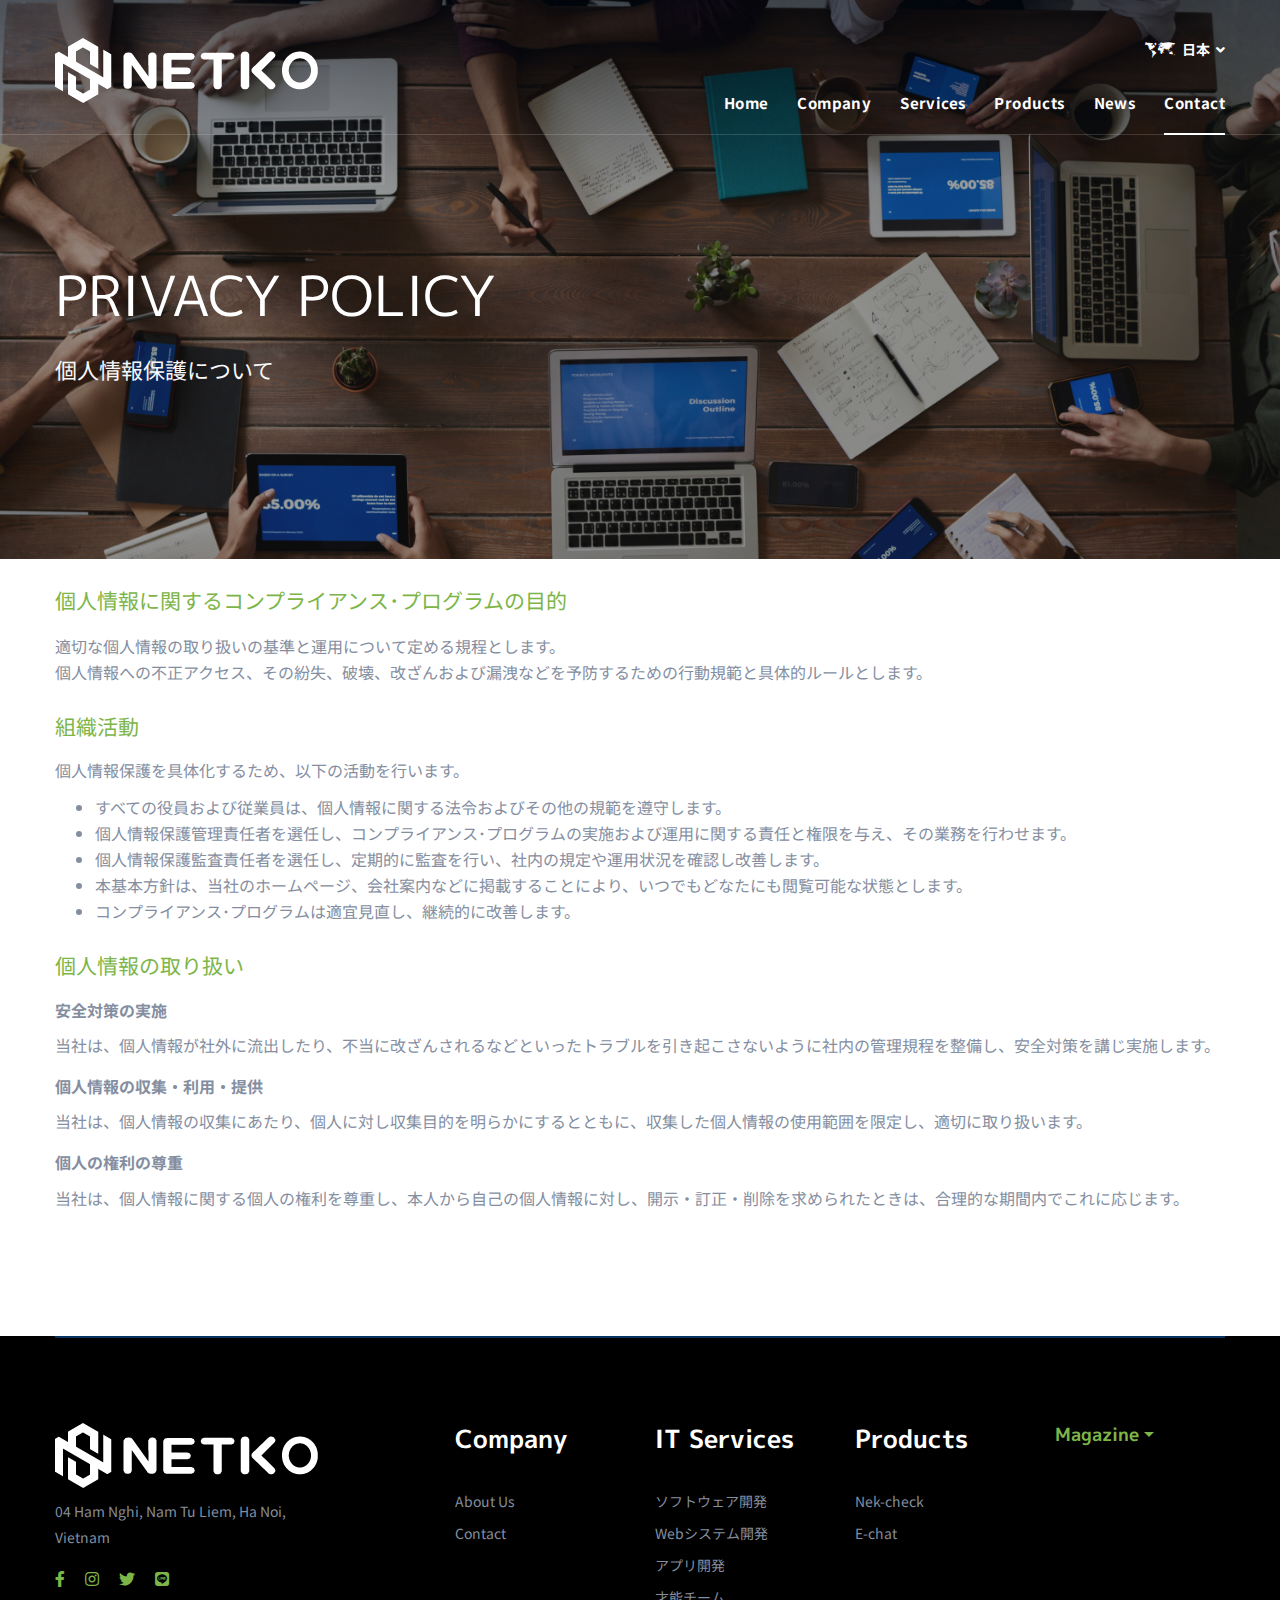
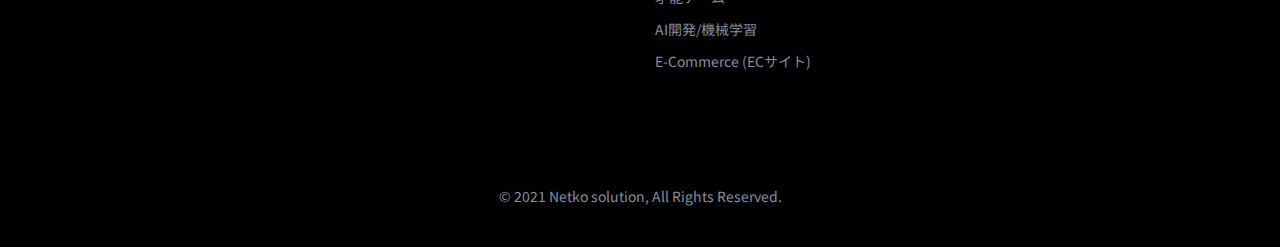
<file: privacy-policy.html>
<!DOCTYPE html>
<html lang="en">

<head>
  <meta charset="UTF-8" />
  <meta name="viewport" content="width=device-width, initial-scale=1.0" />
  <meta http-equiv="X-UA-Compatible" content="ie=edge" />
  <meta name="description" content="DataSoft  IT Solutions &  Services Template">
  <link href="assets/images/netko-img/logo-small.png" rel="icon">
  <title>Privacy Policy - 合資会社 NETKO SOLUTION</title>

<link rel="preconnect" href="https://fonts.googleapis.com">
<link rel="preconnect" href="https://fonts.gstatic.com" crossorigin>
<link href="https://fonts.googleapis.com/css2?family=M+PLUS+1p:wght@100;300;400;500;700;800;900&family=Noto+Sans+JP:wght@100;300;400;500;700;900&display=swap" rel="stylesheet">
  <link rel="stylesheet" href="https://use.fontawesome.com/releases/v5.1.1/css/all.css">
  <link rel="stylesheet" href="assets/css/libraries.css">
  <link rel="stylesheet" href="assets/css/style.css">
</head>

<body>
<!-- =========================
        Header
    =========================== -->
    <header class="header header-transparent header-full">
      <nav class="navbar navbar-expand-lg sticky-navbar">
        <div class="container">
          <a class="navbar-brand" href="index.html">
            <img src="assets/images/netko-img/logo-light-7.png" class="logo-light" alt="logo">
            <img src="assets/images/netko-img/logo-7.png" class="logo-dark" alt="logo">
          </a>
          <button class="navbar-toggler" type="button">
            <span class="menu-lines"><span></span></span>
          </button>
          <div class="header__top-right">
            <ul class="list-unstyled d-flex justify-content-end align-items-center mb-0">
              <li>
                <div class="dropdown lang-dropdown">
                  <button class="dropdown-toggle lang-dropdown-toggle" id="langDropdown" data-toggle="dropdown">
                    <i class="icon-map"></i><span>日本</span>
                  </button>
                  <div class="dropdown-menu" aria-labelledby="langDropdown">
                    <a class="dropdown-item" href="#">English</a>
                    <a class="dropdown-item" href="#">Tiếng Việt</a>
                  </div>
                </div>
              </li>
            </ul>
          </div><!-- /.header-top-right -->
          <div class="collapse navbar-collapse" id="mainNavigation">
            <ul class="navbar-nav ml-auto">
              <li class="nav__item has-dropdown">
                <a href="index.html" class="dropdown-toggle nav__item-link">Home</a>
              </li><!-- /.nav-item -->
              <li class="nav__item has-dropdown">
                <a href="about.html" class="dropdown-toggle nav__item-link">Company</a>
              </li><!-- /.nav-item -->

              <li class="nav__item has-dropdown">
                <a href="#" data-toggle="dropdown" class="dropdown-toggle nav__item-link">Services</a>
                <ul class="dropdown-menu wide-dropdown-menu">
                  <li class="nav__item">
                    <div class="row mx-0">
                      <div class="col-sm-6 dropdown-menu-col">
                        <a href="it-services.html" class="nav__item-link dropdown-menu-title">IT Services</a>
                        <ul class="nav flex-column">
                          <li class="nav__item"><a class="nav__item-link" href="it-solutions-single.html">>ソフトウェア開発</a>
                          </li> <!-- /.nav-item -->
                          <li class="nav__item"><a class="nav__item-link" href="it-solutions-single.html">Webシステム開発</a>
                          </li> <!-- /.nav-item -->
                          <li class="nav__item"><a class="nav__item-link" href="it-solutions-single.html">アプリ開発</a>
                          </li> <!-- /.nav-item -->
                          <li class="nav__item"><a class="nav__item-link" href="it-solutions-single.html">才能チーム</a>
                          </li> <!-- /.nav-item -->
                        </ul>
                      </div><!-- /.col-sm-6 -->
                      <div class="col-sm-6 dropdown-menu-col">
                        <a href="industries.html" class="nav__item-link dropdown-menu-title">IT Solutions</a>
                        <ul class="nav flex-column">
                          <li class="nav__item"><a class="nav__item-link"
                              href="industries-single-industry.html">AI開発/機械学習</a></li> <!-- /.nav-item -->
                          <li class="nav__item"><a class="nav__item-link"
                              href="industries-single-industry.html">E-Commerce (ECサイト)</a></li> <!-- /.nav-item -->
                      </div><!-- /.col-sm-6 -->
                    </div><!-- /.row -->
                  </li><!-- /.nav-item -->
                </ul><!-- /.dropdown-menu -->
              </li><!-- /.nav-item -->

              <li class="nav__item has-dropdown">
                <a href="#" data-toggle="dropdown" class="dropdown-toggle nav__item-link">Products</a>
                <ul class="dropdown-menu">
                  <li class="nav__item">
                    <a href="case-studies-grid.html" class="nav__item-link">Nek-Check</a>
                  </li><!-- /.nav-item -->
                  <li class="nav__item">
                    <a href="case-studies-modern.html" class="nav__item-link">E-chat</a>
                  </li><!-- /.nav-item -->
                </ul><!-- /.dropdown-menu -->
              </li><!-- /.nav-item -->

              <li class="nav__item has-dropdown">
                <a href="#" data-toggle="dropdown" class="dropdown-toggle nav__item-link">News</a>
                <ul class="dropdown-menu">
                  <li class="nav__item">
                    <a href="blog.html" class="nav__item-link">Magazine</a>
                  </li><!-- /.nav-item -->
                </ul><!-- /.dropdown-menu -->
              </li><!-- /.nav-item -->
              <li class="nav__item">
                <a href="contact-us.html" class="nav__item-link active">Contact</a>
              </li><!-- /.nav-item -->
            </ul><!-- /.navbar-nav -->
            <button class="close-mobile-menu d-block d-lg-none"><i class="fas fa-times"></i></button>
          </div><!-- /.navbar-collapse -->
        </div><!-- /.container -->
      </nav><!-- /.navabr -->
    </header><!-- /.Header -->

    <!-- ========================
       page title 
    =========================== -->
    <section class="page-title page-title-layout9 bg-overlay bg-overlay-gradient ">
      <div class="bg-img"><img src="assets/images/netko-img/contact-1.jpg" alt="background"></div>
      <div class="container">
        <div class="row">
          <div class="col-sm-12 col-md-12 col-lg-12 col-xl-6">
            <h1 class="pagetitle__heading mb-20 text-uppercase fs-1 font-weight-normal">Privacy Policy</h1>
            <p class="pagetitle__desc">個人情報保護について</p>
          </div><!-- /.col-xl-6 -->
        </div><!-- /.row -->
      </div><!-- /.container -->
    </section><!-- /.page-title -->    

  <!-- ==========================
        Privacy Policy
    =========================== -->
    <section class="privacy-policy pt-0 mt--100">
      <div class="container">
        <div class="row">
          <div class="col-12">
            <div class="pp-panel">
              <div>
                <p class=" text-block__title color-netko">個人情報保護に関する基本方針</p>
                <p class="text-block__desc text-justify">当社は、個人情報を大切に保護することは当然の社会的責務であることを充分認識し、
                  すべての役員および従業員が当社のコンプライアンス･プログラムを遵守し、個人情報を適切かつ安全に取り扱うとともに、個人情報保護の徹底につとめることを宣言します。
                </p>
              </div>          
              <div>
                <p class=" text-block__title color-netko">個人情報に関するコンプライアンス･プログラムの目的</p>
                <p class="text-block__desc">適切な個人情報の取り扱いの基準と運用について定める規程とします。<br>
                  個人情報への不正アクセス、その紛失、破壊、改ざんおよび漏洩などを予防するための行動規範と具体的ルールとします。</p>
              </div>
              <div>
                <p class="text-block__title color-netko">組織活動</p>
                <p class="text-block__desc2">個人情報保護を具体化するため、以下の活動を行います。</p>
                <ul class="text-block__desc text-justify">
                  <li>すべての役員および従業員は、個人情報に関する法令およびその他の規範を遵守します。</li>
                  <li>個人情報保護管理責任者を選任し、コンプライアンス･プログラムの実施および運用に関する責任と権限を与え、その業務を行わせます。</li>
                  <li>個人情報保護監査責任者を選任し、定期的に監査を行い、社内の規定や運用状況を確認し改善します。</li>
                  <li>本基本方針は、当社のホームページ、会社案内などに掲載することにより、いつでもどなたにも閲覧可能な状態とします。</li>
                  <li>コンプライアンス･プログラムは適宜見直し、継続的に改善します。</li>
                </ul>
              </div>
              <p class="text-block__title color-netko">個人情報の取り扱い</p>
              <p class="text-block__desc2 font-weight-bold">安全対策の実施</p>
              <p class="text-block__desc2 mb-15">当社は、個人情報が社外に流出したり、不当に改ざんされるなどといったトラブルを引き起こさないように社内の管理規程を整備し、安全対策を講じ実施します。</p>
              <p class="text-block__desc2 font-weight-bold">個人情報の収集・利用・提供</p>
              <p class="text-block__desc2 mb-15">当社は、個人情報の収集にあたり、個人に対し収集目的を明らかにするとともに、収集した個人情報の使用範囲を限定し、適切に取り扱います。</p>
              <p class="text-block__desc2 font-weight-bold">個人の権利の尊重</p>
              <p class="text-block__desc2 mb-15">当社は、個人情報に関する個人の権利を尊重し、本人から自己の個人情報に対し、開示・訂正・削除を求められたときは、合理的な期間内でこれに応じます。</p>
            </div>
          </div><!-- /.col-lg-6 -->
        </div><!-- /.row -->
      </div><!-- /.container -->
    </section><!-- /.contact layout 1 -->

    <!-- ========================
        Footer
      ========================== -->
      <footer class="footer bg-secondary">
        <div class="container">
          <div class="footer-primary">
            <div class="row">
              <div class="col-sm-12 col-md-12 col-lg-3 footer-widget footer-widget-about">
                <div class="footer-widget__content">
                  <div class="contact-info">
                    <ul class="contact-list list-unstyled">
                      <li class="mb-10">
                        <img src="assets/images/netko-img/logo-light-7.png" class="logo-light" alt="logo">
                      </li>
                      </li>
                      <li class="color-body">04 Ham Nghi, Nam Tu Liem, Ha Noi, Vietnam</li>
                    </ul>
                  </div><!-- /.contact-info -->
                  <ul class="social-icons list-unstyled mb-0">
                    <li><a href="#"><i class="fab fa-facebook-f"></i></a></li>
                    <li><a href="#"><i class="fab fa-instagram"></i></a></li>
                    <li><a href="#"><i class="fab fa-twitter"></i></a></li>
                    <li><a href="#"><i class="fab fa-line"></i></a></li>
                  </ul><!-- /.social-icons -->
                </div><!-- /.footer-widget__content -->
              </div><!-- /.col-xl-2 -->
              <div class="col-sm-6 col-md-6 col-lg-2 offset-lg-1 footer-widget footer-widget-nav">
                <h6 class="footer-widget__title">Company</h6>
                <div class="footer-widget__content">
                  <nav>
                    <ul class="list-unstyled">
                      <li><a href="about-us.html">About Us</a></li>
                      <li><a href="contacs.html">Contact</a></li>
                    </ul>
                  </nav>
                </div><!-- /.footer-widget__content -->
              </div><!-- /.col-lg-2 -->
              <div class="col-sm-6 col-md-6 col-lg-2 footer-widget footer-widget-nav">
                <h6 class="footer-widget__title">IT Services</h6>
                <div class="footer-widget__content">
                  <nav>
                    <ul class="list-unstyled">
                      <li><a href="#">ソフトウェア開発</a></li> <!--software development-->
                      <li><a href="#">Webシステム開発</a></li> <!--Web development-->
                      <li><a href="#">アプリ開発</a></li> <!--mobile app development-->
                      <li><a href="#">才能チーム</a></li> <!--Talent team-->
                      <li><a href="#">AI開発/機械学習</a></li>
                      <li><a href="#">E-Commerce (ECサイト)</a></li>   
                    </ul>
                  </nav>
                </div><!-- /.footer-widget__content -->
              </div><!-- /.col-lg-2 -->
              <div class="col-sm-6 col-md-6 col-lg-2 footer-widget footer-widget-nav">
                <h6 class="footer-widget__title">Products</h6>
                <div class="footer-widget__content">
                  <nav>
                    <ul class="list-unstyled">
                      <li><a href="#">Nek-check</a></li> <!--software development-->
                      <li><a href="#">E-chat</a></li> <!--software development-->
                    </ul>
                  </nav>
                </div><!-- /.footer-widget__content -->
              </div><!-- /.col-lg-2 -->
              <div class="col-sm-6 col-md-6 col-lg-2 footer-widget footer-widget-nav">
                <h6><a href="#" data-toggle="dropdown" class="dropdown-toggle nav__item-link">Magazine</a></h6>
              </div><!-- /.col-lg-2 -->
            </div><!-- /.row -->
          </div><!-- /.footer-primary -->
          <div class="row">
            <div class="col-sm-12 col-md-12 col-lg-12 text-center pb-40">
              <span class="fz-14">&copy; 2021 Netko solution, All Rights Reserved.</span>
            </div><!-- /.col-lg-12 -->
          </div><!-- /.row -->
        </div><!-- /.container -->
      </footer><!-- /.Footer -->
      <button id="scrollTopBtn"><i class="fas fa-long-arrow-alt-up"></i></button>

  <script src="assets/js/jquery-3.5.1.min.js"></script>
  <script src="assets/js/plugins.js"></script>
  <script src="assets/js/main.js"></script>
</body>

</html>
</file>
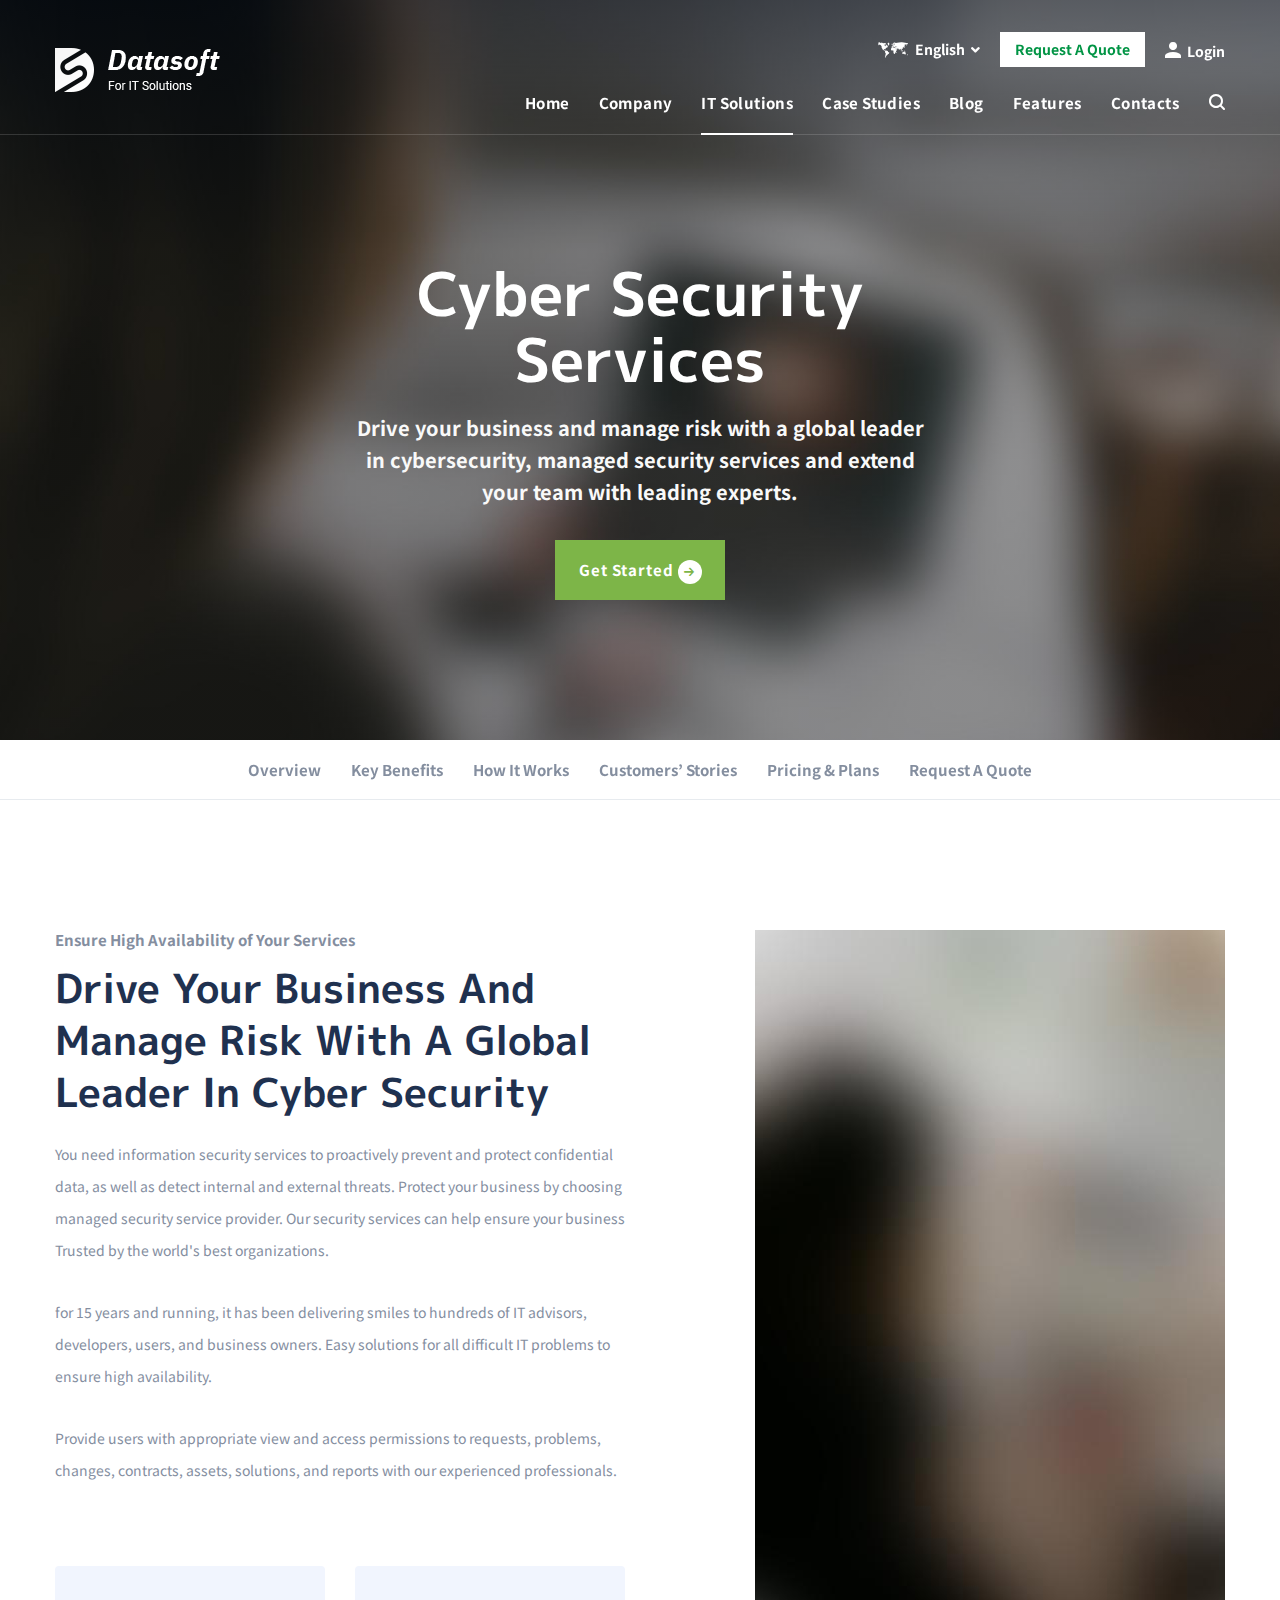
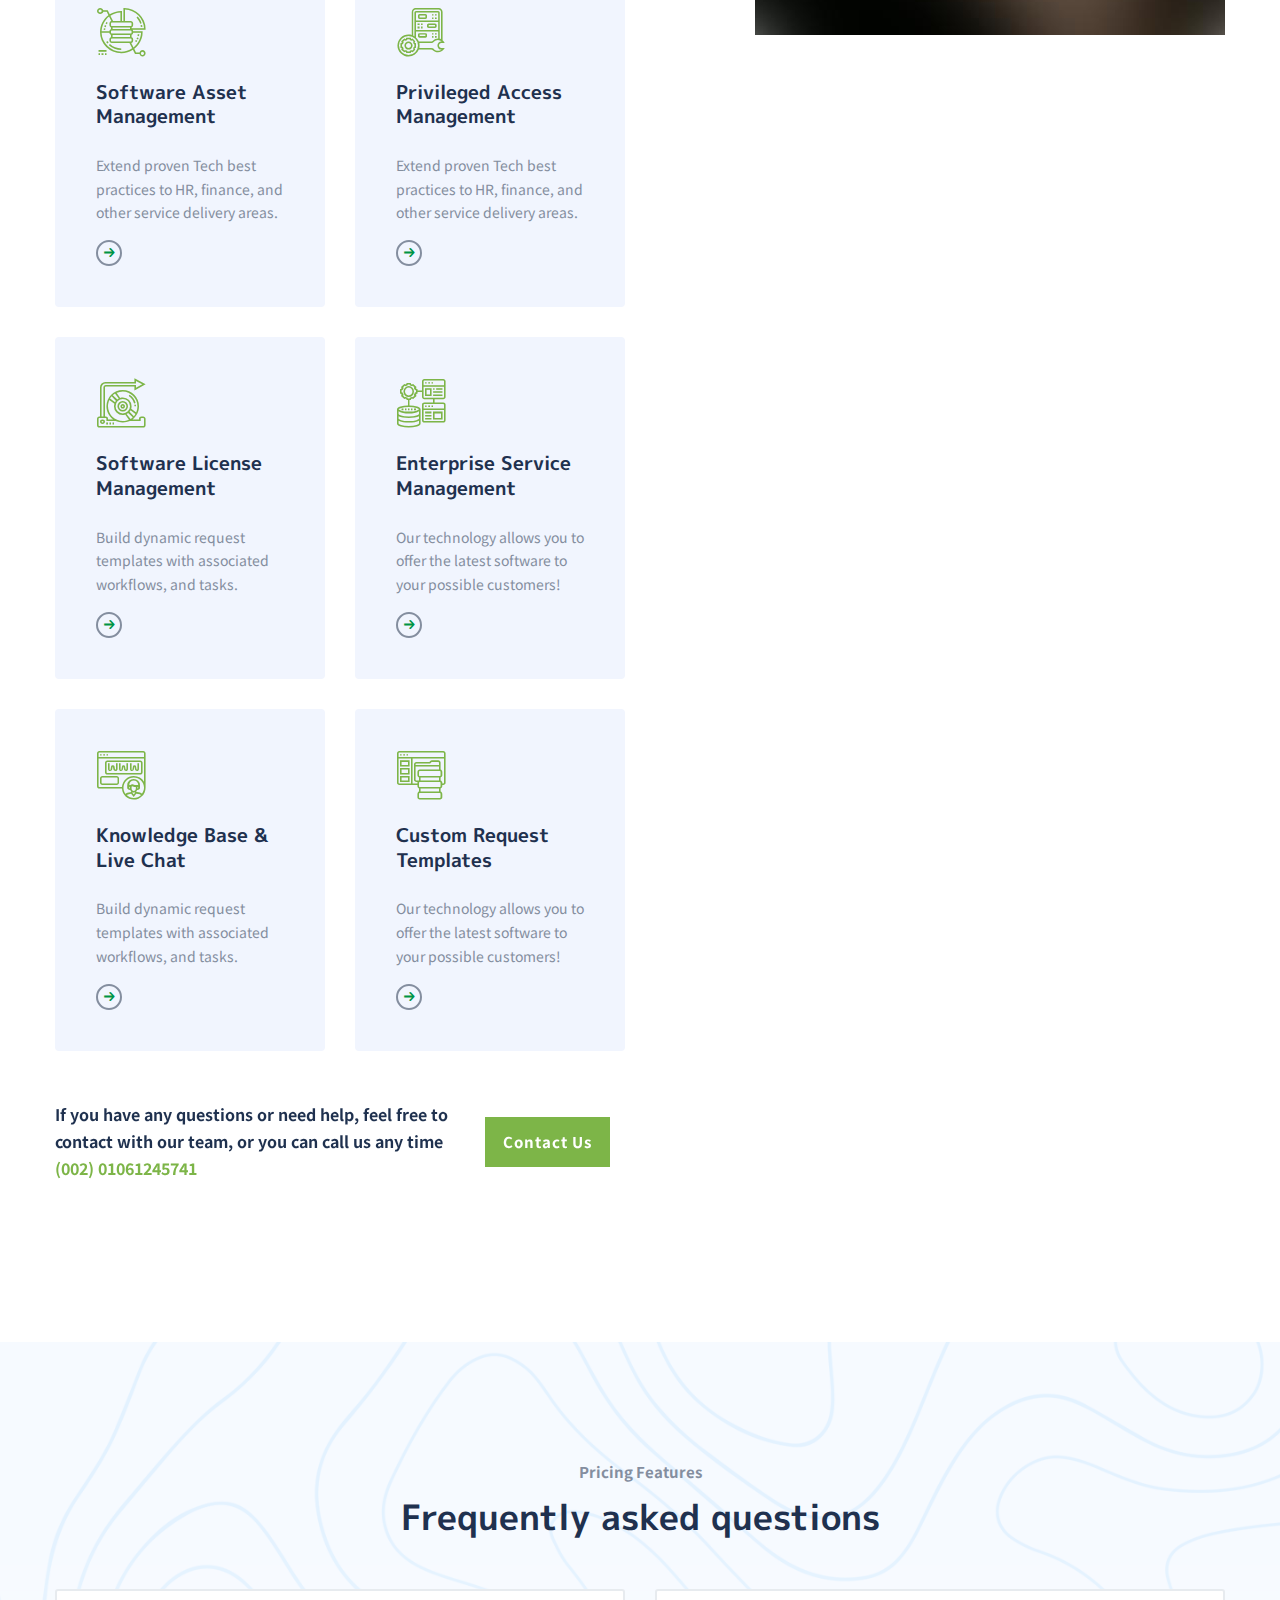
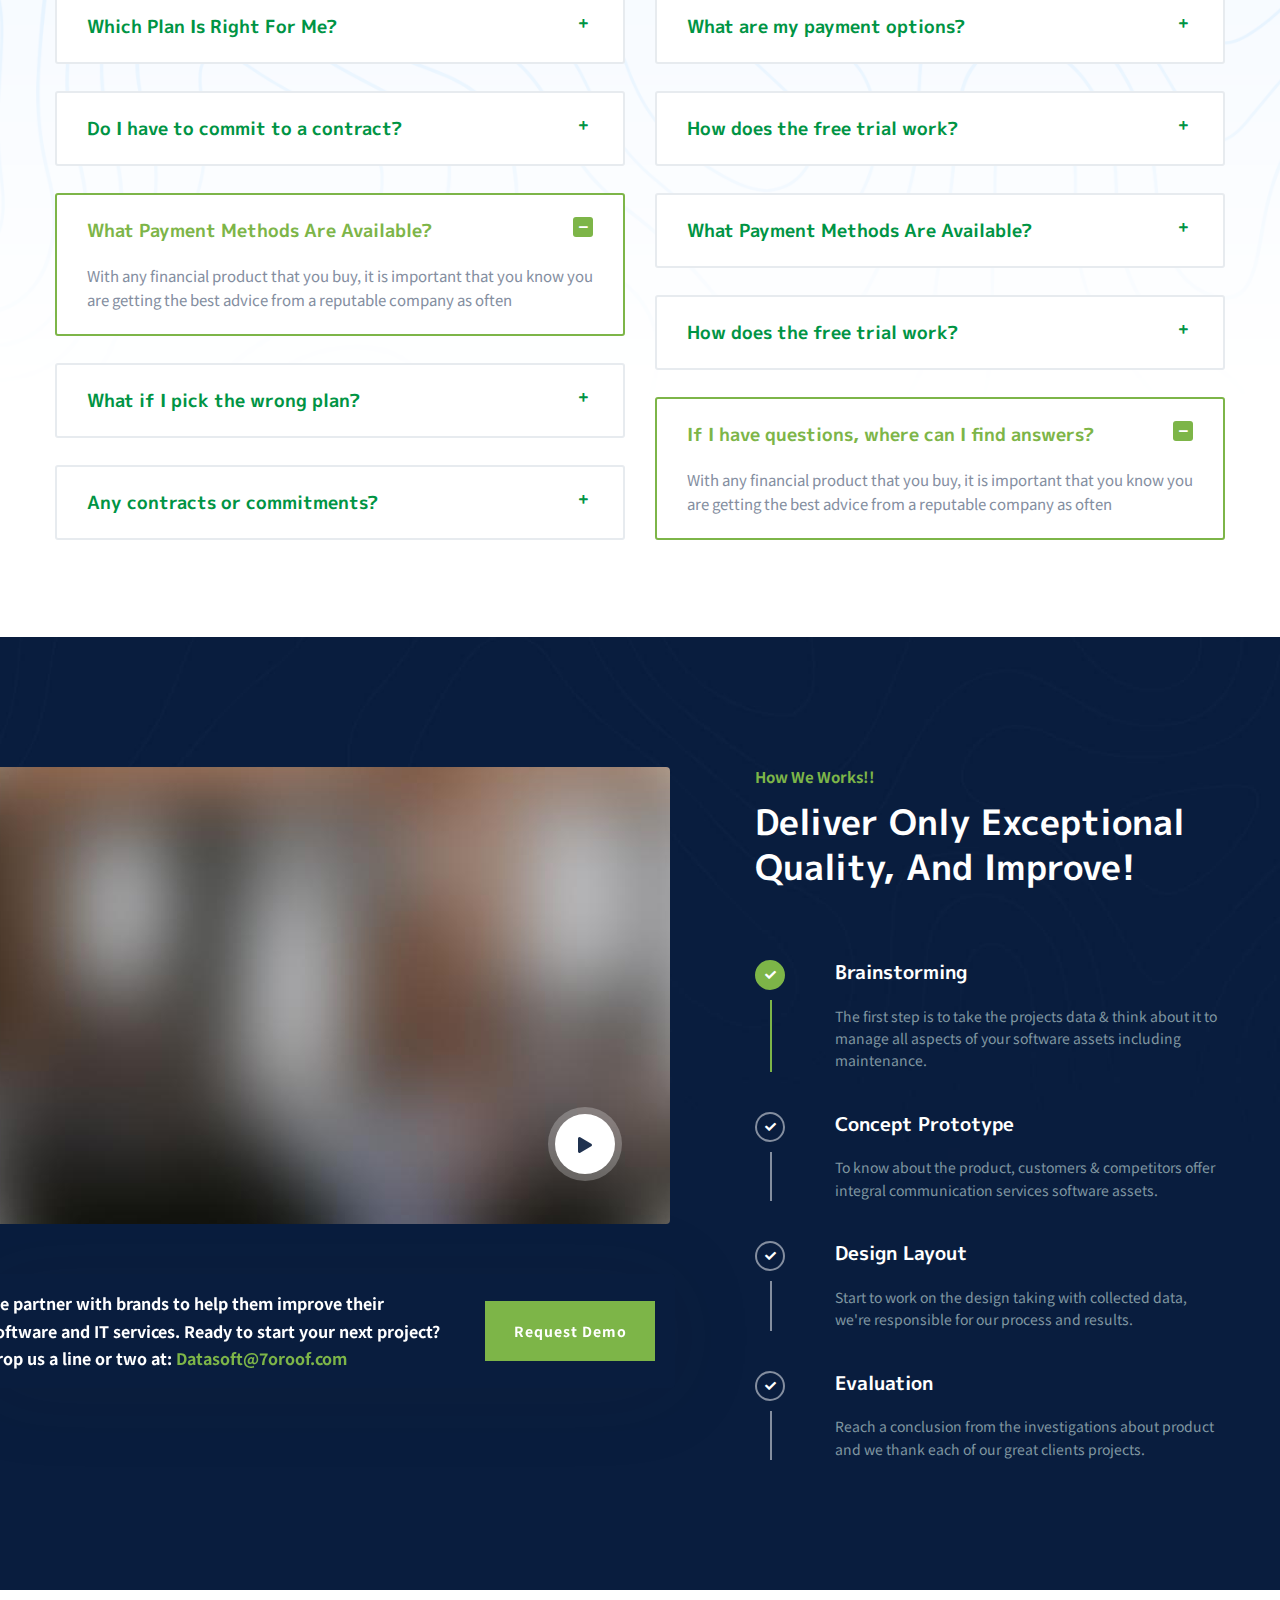
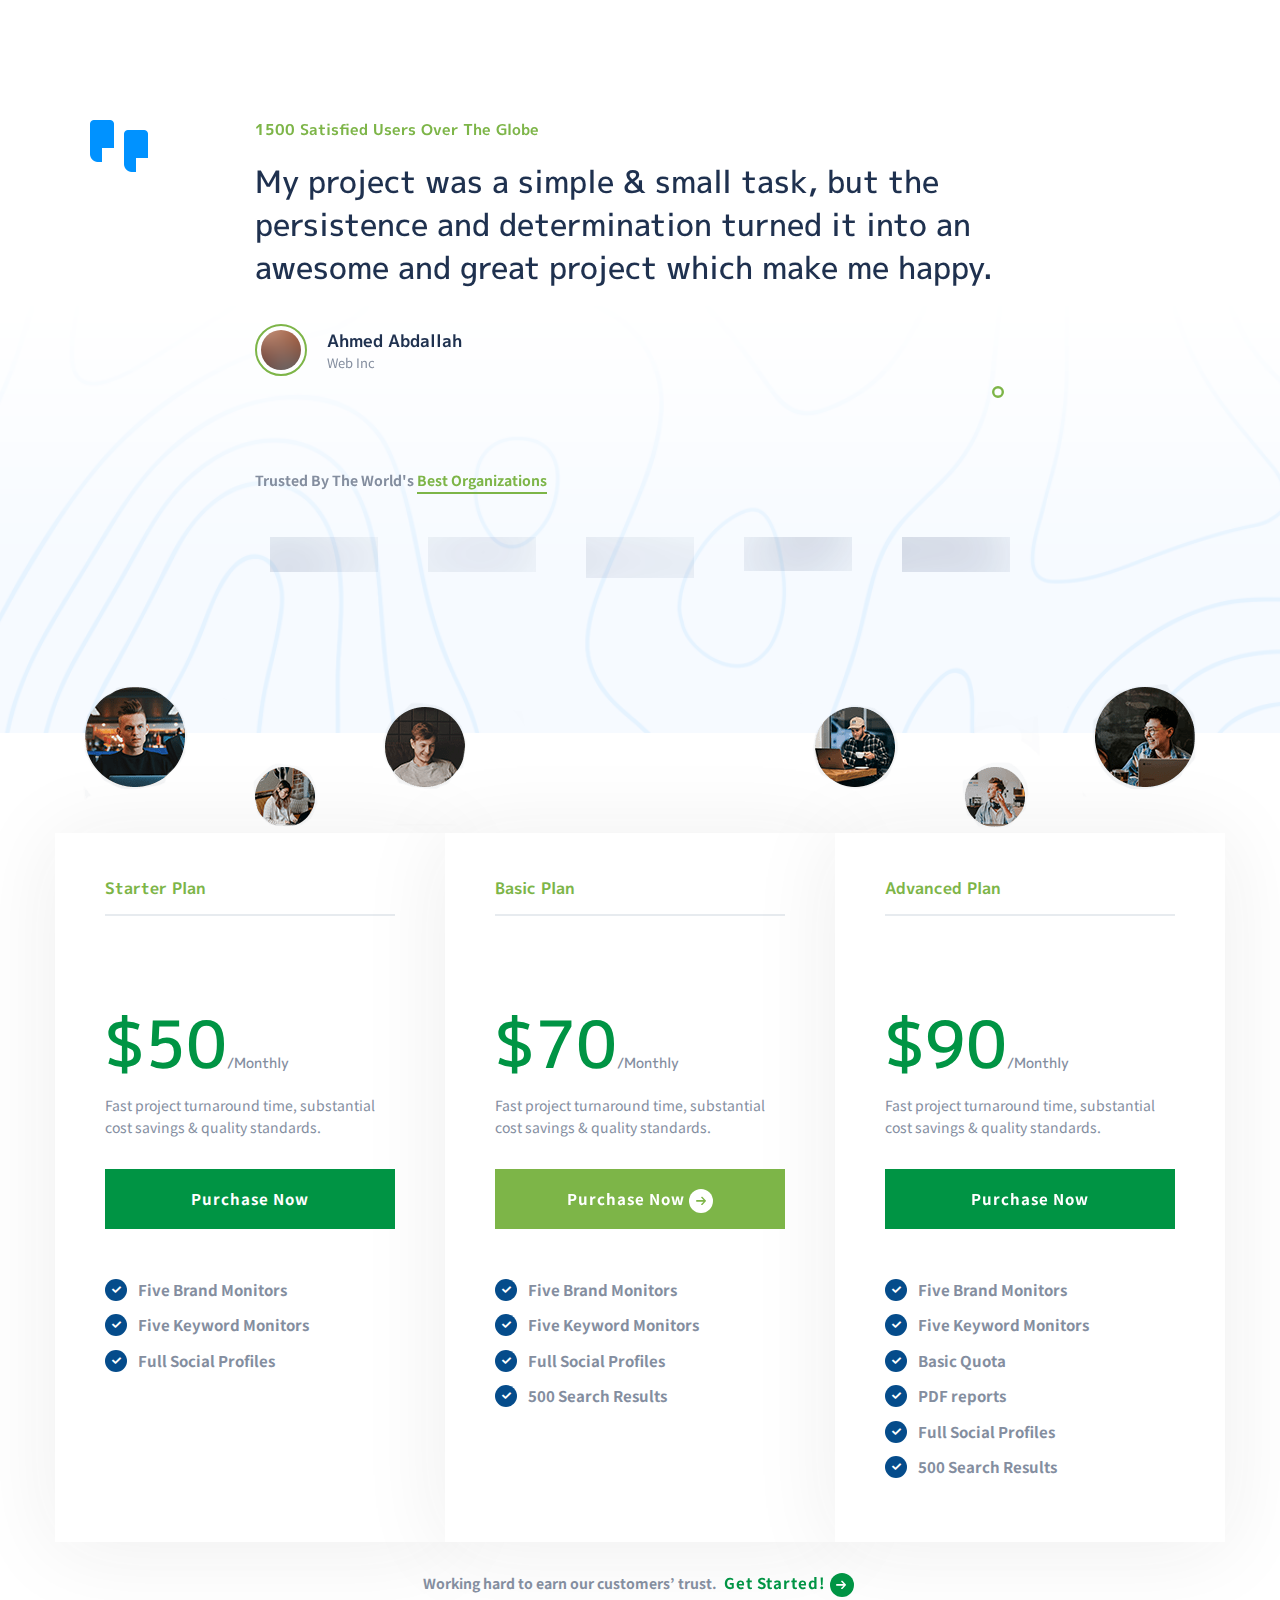
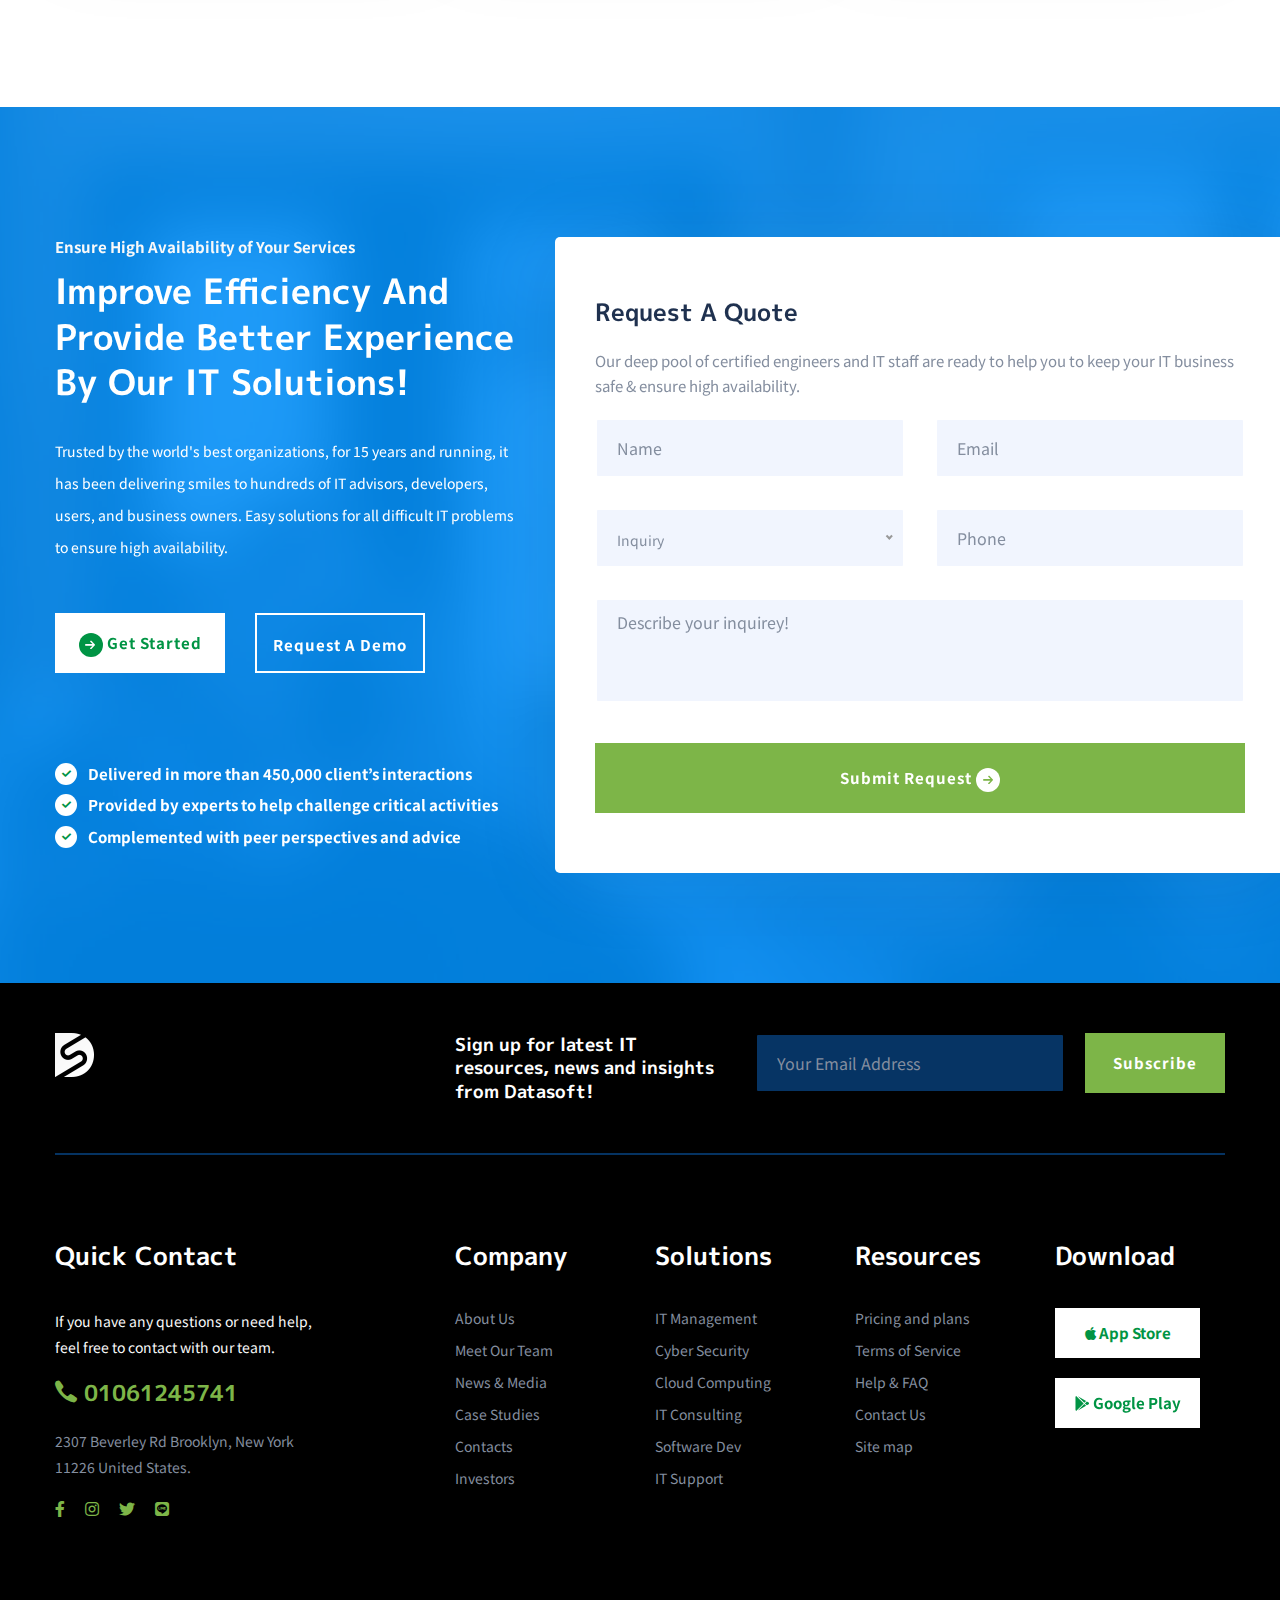
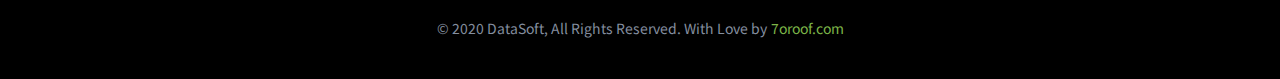
<file: software-development.html>
<!DOCTYPE html>
<html lang="en">

<head>
  <meta charset="UTF-8" />
  <meta name="viewport" content="width=device-width, initial-scale=1.0" />
  <meta http-equiv="X-UA-Compatible" content="ie=edge" />
  <meta name="description" content="DataSoft  IT Solutions &  Services Template">
  <link href="assets/images/favicon/favicon.png" rel="icon">
  <title>DataSoft IT Solutions & Services Template</title>

<link rel="preconnect" href="https://fonts.googleapis.com">
<link rel="preconnect" href="https://fonts.gstatic.com" crossorigin>
<link href="https://fonts.googleapis.com/css2?family=M+PLUS+1p:wght@100;300;400;500;700;800;900&family=Noto+Sans+JP:wght@100;300;400;500;700;900&display=swap" rel="stylesheet">
  <link rel="stylesheet" href="https://use.fontawesome.com/releases/v5.1.1/css/all.css">
  <link rel="stylesheet" href="assets/css/libraries.css">
  <link rel="stylesheet" href="assets/css/style.css">
</head>

<body>
  <div class="wrapper">
    <div class="preloader">
      <div class="loading"><span></span><span></span><span></span><span></span></div>
    </div><!-- /.preloader -->

    <!-- =========================
        Header
    =========================== -->
    <header class="header header-transparent header-full">
      <nav class="navbar navbar-expand-lg sticky-navbar">
        <div class="container">
          <a class="navbar-brand" href="index.html">
            <img src="assets/images/logo/logo-light.png" class="logo-light" alt="logo">
            <img src="assets/images/logo/logo-dark.png" class="logo-dark" alt="logo">
          </a>
          <button class="navbar-toggler" type="button">
            <span class="menu-lines"><span></span></span>
          </button>
          <div class="header__top-right">
            <ul class="list-unstyled d-flex justify-content-end align-items-center mb-0">
              <li>
                <div class="dropdown lang-dropdown">
                  <button class="dropdown-toggle lang-dropdown-toggle" id="langDropdown" data-toggle="dropdown">
                    <i class="icon-map"></i><span>English</span>
                  </button>
                  <div class="dropdown-menu" aria-labelledby="langDropdown">
                    <a class="dropdown-item" href="#">Spain</a>
                    <a class="dropdown-item" href="#">France</a>
                  </div>
                </div>
              </li>
              <li>
                <ul class="navbar-actions list-unstyled mb-0 d-flex align-items-center">
                  <li class="d-none d-xl-block">
                    <a href="request-quote.html" class="btn action__btn-contact">Request A Quote</a>
                  </li>
                  <li>
                    <button class="action__btn action__btn-login open-login-popup">
                      <i class="icon-user"></i><span>Login</span>
                    </button>
                  </li>
                </ul><!-- /.navbar-actions -->
              </li>
            </ul>
          </div><!-- /.header-top-right -->
          <div class="collapse navbar-collapse" id="mainNavigation">
            <ul class="navbar-nav ml-auto">
              <li class="nav__item has-dropdown">
                <a href="#" data-toggle="dropdown" class="dropdown-toggle nav__item-link">Home</a>
                <ul class="dropdown-menu">
                  <li class="nav__item">
                    <a href="index.html" class="nav__item-link">Home Main</a>
                  </li><!-- /.nav-item -->
                  <li class="nav__item">
                    <a href="home-modern.html" class="nav__item-link">Home Modern</a>
                  </li><!-- /.nav-item -->
                  <li class="nav__item">
                    <a href="home-classic.html" class="nav__item-link">Home Classic</a>
                  </li><!-- /.nav-item -->
                </ul><!-- /.dropdown-menu -->
              </li><!-- /.nav-item -->
              <li class="nav__item has-dropdown">
                <a href="#" data-toggle="dropdown" class="dropdown-toggle nav__item-link">Company</a>
                <ul class="dropdown-menu">
                  <li class="nav__item">
                    <a href="about-us.html" class="nav__item-link">About Us</a>
                  </li><!-- /.nav-item -->
                  <li class="nav__item">
                    <a href="about.html" class="nav__item-link">Why Choose Us</a>
                  </li><!-- /.nav-item -->
                  <li class="nav__item">
                    <a href="leadership-team.html" class="nav__item-link">Leadership Team</a>
                  </li><!-- /.nav-item -->
                  <li class="nav__item">
                    <a href="awards.html" class="nav__item-link">Award & Recognition</a>
                  </li><!-- /.nav-item -->
                  <li class="nav__item">
                    <a href="pricing.html" class="nav__item-link">Pricing & Plans</a>
                  </li><!-- /.nav-item -->
                  <li class="nav__item">
                    <a href="faqs.html" class="nav__item-link">Help & FAQs</a>
                  </li> <!-- /.nav-item -->
                  <li class="nav__item">
                    <a href="careers.html" class="nav__item-link">Careers</a>
                  </li><!-- /.nav-item -->
                </ul><!-- /.dropdown-menu -->
              </li><!-- /.nav-item -->
              <li class="nav__item has-dropdown">
                <a href="#" data-toggle="dropdown" class="dropdown-toggle nav__item-link  active">IT Solutions</a>
                <ul class="dropdown-menu wide-dropdown-menu">
                  <li class="nav__item">
                    <div class="row mx-0">
                      <div class="col-sm-6 dropdown-menu-col">
                        <a href="it-solutions.html" class="nav__item-link dropdown-menu-title">IT Solutions</a>
                        <ul class="nav flex-column">
                          <li class="nav__item"><a class="nav__item-link" href="it-solutions-single.html">IT
                              Management</a>
                          </li> <!-- /.nav-item -->
                          <li class="nav__item"><a class="nav__item-link" href="it-solutions-single.html">Cyber
                              Security</a>
                          </li> <!-- /.nav-item -->
                          <li class="nav__item"><a class="nav__item-link" href="it-solutions-single.html">Cloud
                              Computing</a>
                          </li> <!-- /.nav-item -->
                          <li class="nav__item"><a class="nav__item-link" href="it-solutions-single.html">IT
                              Consulting</a>
                          </li> <!-- /.nav-item -->
                          <li class="nav__item"><a class="nav__item-link" href="it-solutions-single.html">Software
                              Dev</a>
                          </li> <!-- /.nav-item -->
                          <li class="nav__item"><a class="nav__item-link" href="it-solutions-single.html">IT Support</a>
                          </li>
                          <!-- /.nav-item -->
                        </ul>
                      </div><!-- /.col-sm-6 -->
                      <div class="col-sm-6 dropdown-menu-col">
                        <a href="industries.html" class="nav__item-link dropdown-menu-title">Industries</a>
                        <ul class="nav flex-column">
                          <li class="nav__item"><a class="nav__item-link"
                              href="industries-single-industry.html">Education,
                              Non-Profit</a></li> <!-- /.nav-item -->
                          <li class="nav__item"><a class="nav__item-link"
                              href="industries-single-industry.html">Accounting,
                              Finance</a></li> <!-- /.nav-item -->
                          <li class="nav__item"><a class="nav__item-link"
                              href="industries-single-industry.html">Government &
                              Public</a></li> <!-- /.nav-item -->
                          <li class="nav__item"><a class="nav__item-link" href="industries-single-industry.html">Energy
                              &
                              Utilities</a></li> <!-- /.nav-item -->
                          <li class="nav__item"><a class="nav__item-link" href="industries-single-industry.html">Legal,
                              Law
                              Firms</a></li> <!-- /.nav-item -->
                          <li class="nav__item"><a class="nav__item-link"
                              href="industries-single-industry.html">Manufacturing</a>
                          </li>
                          <!-- /.nav-item -->
                        </ul>
                      </div><!-- /.col-sm-6 -->
                    </div><!-- /.row -->
                  </li><!-- /.nav-item -->
                </ul><!-- /.dropdown-menu -->
              </li><!-- /.nav-item -->
              <li class="nav__item has-dropdown">
                <a href="#" data-toggle="dropdown" class="dropdown-toggle nav__item-link">Case Studies</a>
                <ul class="dropdown-menu">
                  <li class="nav__item">
                    <a href="case-studies-grid.html" class="nav__item-link">Case Studies Grid</a>
                  </li><!-- /.nav-item -->
                  <li class="nav__item">
                    <a href="case-studies-modern.html" class="nav__item-link">Case Studies Modern</a>
                  </li><!-- /.nav-item -->
                  <li class="nav__item">
                    <a href="case-studies-classic.html" class="nav__item-link">Case Studies Classic</a>
                  </li><!-- /.nav-item -->
                  <li class="nav__item">
                    <a href="case-studies-single.html" class="nav__item-link">Single Case Study</a>
                  </li><!-- /.nav-item -->
                </ul><!-- /.dropdown-menu -->
              </li><!-- /.nav-item -->
              <li class="nav__item has-dropdown">
                <a href="#" data-toggle="dropdown" class="dropdown-toggle nav__item-link">Blog</a>
                <ul class="dropdown-menu">
                  <li class="nav__item">
                    <a href="blog.html" class="nav__item-link">Our Blog</a>
                  </li><!-- /.nav-item -->
                  <li class="nav__item">
                    <a href="blog-single-post.html" class="nav__item-link">Single Blog Post</a>
                  </li><!-- /.nav-item -->
                </ul><!-- /.dropdown-menu -->
              </li><!-- /.nav-item -->
              <li class="nav__item has-dropdown">
                <a href="#" data-toggle="dropdown" class="dropdown-toggle nav__item-link">Features</a>
                <ul class="dropdown-menu">
                  <li class="nav__item">
                    <a href="coming-soon.html" class="nav__item-link">Coming Soon</a>
                  </li><!-- /.nav-item -->
                  <li class="nav__item">
                    <a href="404.html" class="nav__item-link">404 Page</a>
                  </li><!-- /.nav-item -->
                  <li class="nav__item">
                    <a href="#" class="nav__item-link  open-register-popup">Register</a>
                  </li><!-- /.nav-item -->
                  <li class="nav__item">
                    <a href="#" class="nav__item-link  open-login-popup">Login</a>
                  </li><!-- /.nav-item -->
                </ul><!-- /.dropdown-menu -->
              </li><!-- /.nav-item -->
              <li class="nav__item">
                <a href="contact-us.html" class="nav__item-link">Contacts</a>
              </li><!-- /.nav-item -->
            </ul><!-- /.navbar-nav -->
            <button class="close-mobile-menu d-block d-lg-none"><i class="fas fa-times"></i></button>
          </div><!-- /.navbar-collapse -->
          <div class="d-flex align-items-center">
            <a href="#" class="action__btn action__btn-search ml-30"><i class="icon-search"></i></a>
          </div>
        </div><!-- /.container -->
      </nav><!-- /.navabr -->
    </header><!-- /.Header -->


    <!-- ========================
       page title 
    =========================== -->
    <section class="page-title page-title-layout10 text-center bg-overlay bg-overlay-gradient bg-parallax">
      <div class="bg-img"><img src="assets/images/page-titles/9.jpg" alt="background"></div>
      <div class="container">
        <div class="row">
          <div class="col-sm-12 col-md-12 col-lg-12 col-xl-6 offset-xl-3">
            <h1 class="pagetitle__heading">Cyber Security Services</h1>
            <p class="pagetitle__desc">Drive your business and manage risk with a global leader in cybersecurity,
              managed security services and extend your team with leading experts.
            </p>
            <a href="about-us.html" class="btn btn__primary btn__primary-style2">
              <span>Get Started</span> <i class="icon-arrow-right"></i>
            </a>
          </div><!-- /.col-xl-6 -->
        </div><!-- /.row -->
      </div><!-- /.container -->
    </section><!-- /.page-title -->
    <!-- ========================
      Secondary Nav
    =========================== -->
    <section class="secondary-nav secondary-nav-internal-navigation sticky-top py-0">
      <div class="container">
        <div class="row">
          <div class="col-12">
            <nav class="nav nav-tabs justify-content-center">
              <a href="#" data-scroll="overview" class="nav__link">Overview</a>
              <a href="#" data-scroll="faq" class="nav__link">Key Benefits </a>
              <a href="#" data-scroll="work-process" class="nav__link">How It Works</a>
              <a href="#" data-scroll="testimonials" class="nav__link">Customers’ Stories</a>
              <a href="#" data-scroll="pricing" class="nav__link">Pricing & Plans</a>
              <a href="#" data-scroll="banner" class="nav__link">Request A Quote</a>
            </nav>
          </div><!-- /.col-12 -->
        </div><!-- /.row -->
      </div><!-- /.container -->
    </section><!-- /.Secondary Nav -->

    <!-- ======================
    Features Layout 3
    ========================= -->
    <section id="overview" class="features-layout3 pt-130 pb-130">
      <div class="container">
        <div class="row">
          <div class="col-sm-12 col-md-12 col-lg-7 col-xl-6">
            <div class="heading heading-layout2 mb-50">
              <h2 class="heading__subtitle">Ensure High Availability of Your Services</h2>
              <h3 class="heading__title"> Drive Your Business And Manage Risk With A Global Leader In Cyber Security
              </h3>
              <p class="heading__desc mb-30">You need information security services to proactively prevent and protect
                confidential data, as well as detect internal and external threats. Protect your business by choosing
                managed security service provider. Our security services can help ensure your business Trusted by the
                world's best organizations.
              </p>
              <p class="heading__desc mb-30">for 15 years and running, it has been delivering smiles to hundreds of IT
                advisors, developers, users, and business owners. Easy solutions for all difficult IT problems to ensure
                high availability.
              </p>
              <p class="heading__desc mb-30">Provide users with appropriate view and access permissions to requests,
                problems, changes, contracts, assets, solutions, and reports with our experienced professionals.
              </p>
            </div>
            <div class="row">
              <div class="col-sm-6 col-md-6">
                <!-- Feature item #1 -->
                <div class="feature-item">
                  <div class="feature__icon">
                    <i class="icon-statistic"></i>
                  </div>
                  <h4 class="feature__title">Software Asset Management</h4>
                  <p class="feature__desc">Extend proven Tech best practices to HR, finance, and other service delivery
                    areas.</p>
                  <a href="#" class="btn__link">
                    <i class="icon-arrow-right icon-outlined"></i>
                    <span>Read More</span>
                  </a>
                </div><!-- /.feature-item -->
                <!-- Feature item #2 -->
                <div class="feature-item">
                  <div class="feature__icon">
                    <i class="icon-software"></i>
                  </div>
                  <h4 class="feature__title">Software License Management</h4>
                  <p class="feature__desc">Build dynamic request templates with associated workflows, and tasks.</p>
                  <a href="#" class="btn__link">
                    <i class="icon-arrow-right icon-outlined"></i>
                    <span>Read More</span>
                  </a>
                </div><!-- /.feature-item -->
                <!-- Feature item #3 -->
                <div class="feature-item">
                  <div class="feature__icon">
                    <i class="icon-website"></i>
                  </div>
                  <h4 class="feature__title">Knowledge Base & Live Chat</h4>
                  <p class="feature__desc">Build dynamic request templates with associated workflows, and tasks.</p>
                  <a href="#" class="btn__link">
                    <i class="icon-arrow-right icon-outlined"></i>
                    <span>Read More</span>
                  </a>
                </div><!-- /.feature-item -->
              </div><!-- /.col-lg-6 -->
              <div class="col-sm-6 col-md-6">
                <!-- Feature item #4 -->
                <div class="feature-item">
                  <div class="feature__icon">
                    <i class="icon-management"></i>
                  </div>
                  <h4 class="feature__title">Privileged Access Management</h4>
                  <p class="feature__desc">Extend proven Tech best practices to HR, finance, and other service delivery
                    areas.</p>
                  <a href="#" class="btn__link">
                    <i class="icon-arrow-right icon-outlined"></i>
                    <span>Read More</span>
                  </a>
                </div><!-- /.feature-item -->
                <!-- Feature item #5 -->
                <div class="feature-item">
                  <div class="feature__icon">
                    <i class="icon-relational"></i>
                  </div>
                  <h4 class="feature__title">Enterprise Service Management</h4>
                  <p class="feature__desc">Our technology allows you to offer the latest software to your possible
                    customers!
                  </p>
                  <a href="#" class="btn__link">
                    <i class="icon-arrow-right icon-outlined"></i>
                    <span>Read More</span>
                  </a>
                </div><!-- /.feature-item -->
                <!-- Feature item #6 -->
                <div class="feature-item">
                  <div class="feature__icon">
                    <i class="icon-Primary"></i>
                  </div>
                  <h4 class="feature__title">Custom Request Templates</h4>
                  <p class="feature__desc">Our technology allows you to offer the latest software to your possible
                    customers!
                  </p>
                  <a href="#" class="btn__link">
                    <i class="icon-arrow-right icon-outlined"></i>
                    <span>Read More</span>
                  </a>
                </div><!-- /.feature-item -->
              </div><!-- /.col-lg-6 -->
            </div><!-- /.row -->
            <div class="row">
              <div class="col-12">
                <div class="cta-banner mt-50 mb-30 d-flex flex-wrap align-items-center">
                  <h4 class="cta__title pr-30">If you have any questions or need help, feel free to contact with
                    our
                    team, or you can call us any time <a href="tel:00201061245741">(002) 01061245741</a>
                  </h4>
                  <a href="#" class="btn btn__primary">Contact Us</a>
                </div><!-- /.cta-banner -->
              </div><!-- /.col-12 -->
            </div><!-- /.row -->
          </div><!-- /.col-xl-5 -->
          <div class="col-sm-12 col-md-12 col-lg-5 col-xl-5 offset-xl-1">
            <div class="sticky-top">
              <img src="assets/images/about/3.jpg" alt="banner">
            </div>
          </div><!-- /col-lg-5 -->
        </div><!-- /.row -->
      </div><!-- /.container -->
    </section><!-- /.Features Layout 3 -->

    <!-- ======================
         FAQ
      ========================= -->
    <section id="faq" class="faq pt-120 pb-70">
      <div class="bg-img"><img src="assets/images/backgrounds/5.png" alt="backgrounds"></div>
      <div class="container">
        <div class="row">
          <div class="col-sm-12 col-md-12 col-lg-6 offset-lg-3">
            <div class="heading text-center mb-50">
              <h2 class="heading__subtitle color-body">Pricing Features</h2>
              <h3 class="heading__title">Frequently asked questions</h3>
            </div><!-- /.heading -->
          </div><!-- /.col-lg-6 -->
        </div><!-- /.row -->
        <div class="row" id="accordion">
          <div class="col-sm-12 col-md-12 col-lg-6">
            <div class="accordion-item">
              <div class="accordion__header" data-toggle="collapse" data-target="#collapse1">
                <a class="accordion__title" href="#">Which Plan Is Right For Me?</a>
              </div><!-- /.accordion-item-header -->
              <div id="collapse1" class="collapse" data-parent="#accordion">
                <div class="accordion__body">
                  <p>With any financial product that you buy, it is important that you know you are getting the best
                    advice from a reputable company as often</p>
                </div><!-- /.accordion-item-body -->
              </div>
            </div><!-- /.accordion-item -->
            <div class="accordion-item">
              <div class="accordion__header" data-toggle="collapse" data-target="#collapse2">
                <a class="accordion__title" href="#">Do I have to commit to a contract?</a>
              </div><!-- /.accordion-item-header -->
              <div id="collapse2" class="collapse" data-parent="#accordion">
                <div class="accordion__body">
                  <p>With any financial product that you buy, it is important that you know you are getting the best
                    advice from a reputable company as often</p>
                </div><!-- /.accordion-item-body -->
              </div>
            </div><!-- /.accordion-item -->
            <div class="accordion-item opened">
              <div class="accordion__header" data-toggle="collapse" data-target="#collapse3">
                <a class="accordion__title" href="#">What Payment Methods Are Available?</a>
              </div><!-- /.accordion-item-header -->
              <div id="collapse3" class="collapse show" data-parent="#accordion">
                <div class="accordion__body">
                  <p>With any financial product that you buy, it is important that you know you are getting the best
                    advice from a reputable company as often</p>
                </div><!-- /.accordion-item-body -->
              </div>
            </div><!-- /.accordion-item -->
            <div class="accordion-item">
              <div class="accordion__header" data-toggle="collapse" data-target="#collapse4">
                <a class="accordion__title" href="#">What if I pick the wrong plan?</a>
              </div><!-- /.accordion-item-header -->
              <div id="collapse4" class="collapse" data-parent="#accordion">
                <div class="accordion__body">
                  <p>With any financial product that you buy, it is important that you know you are getting the best
                    advice from a reputable company as often</p>
                </div><!-- /.accordion-item-body -->
              </div>
            </div><!-- /.accordion-item -->
            <div class="accordion-item">
              <div class="accordion__header" data-toggle="collapse" data-target="#collapse5">
                <a class="accordion__title" href="#">Any contracts or commitments?</a>
              </div><!-- /.accordion-item-header -->
              <div id="collapse5" class="collapse" data-parent="#accordion">
                <div class="accordion__body">
                  <p>With any financial product that you buy, it is important that you know you are getting the best
                    advice from a reputable company as often</p>
                </div><!-- /.accordion-item-body -->
              </div>
            </div><!-- /.accordion-item -->
          </div><!-- /.col-lg-6 -->
          <div class="col-sm-12 col-md-12 col-lg-6">
            <div class="accordion-item">
              <div class="accordion__header" data-toggle="collapse" data-target="#collapse6">
                <a class="accordion__title" href="#">What are my payment options?</a>
              </div><!-- /.accordion-item-header -->
              <div id="collapse6" class="collapse" data-parent="#accordion">
                <div class="accordion__body">
                  <p>With any financial product that you buy, it is important that you know you are getting the best
                    advice from a reputable company as often</p>
                </div><!-- /.accordion-item-body -->
              </div>
            </div><!-- /.accordion-item -->
            <div class="accordion-item">
              <div class="accordion__header" data-toggle="collapse" data-target="#collapse7">
                <a class="accordion__title" href="#">How does the free trial work?</a>
              </div><!-- /.accordion-item-header -->
              <div id="collapse7" class="collapse" data-parent="#accordion">
                <div class="accordion__body">
                  <p>With any financial product that you buy, it is important that you know you are getting the best
                    advice from a reputable company as often</p>
                </div><!-- /.accordion-item-body -->
              </div>
            </div><!-- /.accordion-item -->
            <div class="accordion-item">
              <div class="accordion__header" data-toggle="collapse" data-target="#collapse8">
                <a class="accordion__title" href="#">What Payment Methods Are Available?</a>
              </div><!-- /.accordion-item-header -->
              <div id="collapse8" class="collapse" data-parent="#accordion">
                <div class="accordion__body">
                  <p>With any financial product that you buy, it is important that you know you are getting the best
                    advice from a reputable company as often</p>
                </div><!-- /.accordion-item-body -->
              </div>
            </div><!-- /.accordion-item -->
            <div class="accordion-item">
              <div class="accordion__header" data-toggle="collapse" data-target="#collapse9">
                <a class="accordion__title" href="#">How does the free trial work?</a>
              </div><!-- /.accordion-item-header -->
              <div id="collapse9" class="collapse" data-parent="#accordion">
                <div class="accordion__body">
                  <p>With any financial product that you buy, it is important that you know you are getting the best
                    advice from a reputable company as often</p>
                </div><!-- /.accordion-item-body -->
              </div>
            </div><!-- /.accordion-item -->
            <div class="accordion-item opened">
              <div class="accordion__header" data-toggle="collapse" data-target="#collapse10">
                <a class="accordion__title" href="#">If I have questions, where can I find answers? </a>
              </div><!-- /.accordion-item-header -->
              <div id="collapse10" class="collapse show" data-parent="#accordion">
                <div class="accordion__body">
                  <p>With any financial product that you buy, it is important that you know you are getting the best
                    advice from a reputable company as often</p>
                </div><!-- /.accordion-item-body -->
              </div>
            </div><!-- /.accordion-item -->
          </div><!-- /.col-lg-6 -->
        </div><!-- /.row -->
      </div><!-- /.container -->
    </section><!-- /.FAQ -->

    <!-- ======================
     Work Process 
    ========================= -->
    <section id="work-process" class="work-process pt-130 pb-130">
      <div class="bg-img"><img src="assets/images/backgrounds/2.jpg" alt="background"></div>
      <div class="container">
        <div class="row">
          <div class="col-sm-12 col-md-12 col-lg-6 col-xl-7">
            <div class="banners-wrapper sticky-top">
              <div class="tab-content mb-50">
                <div class="tab-pane fade show active" id="tab1">
                  <div class="video__banner">
                    <img src="assets/images/work-process/1.jpg" class="rounded" alt="banner">
                    <a class="video__btn video__btn-white popup-video"
                      href="https://www.youtube.com/watch?v=nrJtHemSPW4">
                      <div class="video__player">
                        <i class="fa fa-play"></i>
                      </div>
                    </a>
                  </div><!-- /.video__banner -->
                </div>
                <div class="tab-pane fade" id="tab2">
                  <div class="video__banner">
                    <img src="assets/images/work-process/2.jpg" class="rounded" alt="banner">
                    <a class="video__btn video__btn-white popup-video"
                      href="https://www.youtube.com/watch?v=nrJtHemSPW4">
                      <div class="video__player">
                        <i class="fa fa-play"></i>
                      </div>
                    </a>
                  </div><!-- /.video__banner -->
                </div>
                <div class="tab-pane fade" id="tab3">
                  <div class="video__banner">
                    <img src="assets/images/work-process/3.jpg" class="rounded" alt="banner">
                    <a class="video__btn video__btn-white popup-video"
                      href="https://www.youtube.com/watch?v=nrJtHemSPW4">
                      <div class="video__player">
                        <i class="fa fa-play"></i>
                      </div>
                    </a>
                  </div><!-- /.video__banner -->
                </div>
                <div class="tab-pane fade" id="tab4">
                  <div class="video__banner">
                    <img src="assets/images/work-process/4.jpg" class="rounded" alt="banner">
                    <a class="video__btn video__btn-white popup-video"
                      href="https://www.youtube.com/watch?v=nrJtHemSPW4">
                      <div class="video__player">
                        <i class="fa fa-play"></i>
                      </div>
                    </a>
                  </div><!-- /.video__banner -->
                </div>
              </div><!-- /.tab-content -->
              <div class="cta-banner mt-30 mb-30 d-flex flex-wrap align-items-center">
                <h4 class="cta__title my-3 pr-30">
                  We partner with brands to help them improve their Software and IT services. Ready to start your next
                  project? Drop us a line or two at: <a href="mailto:Datasoft@7oroof.com">Datasoft@7oroof.com</a>
                </h4>
                <a href="#" class="btn btn__primary btn__primary-style2">
                  <span>Request Demo</span>
                  <i class="icon-arrow-right"></i>
                </a>
              </div> <!-- /.cta-banner -->
            </div>
          </div><!-- /.col-lg-7 -->
          <div class="col-sm-12 col-md-12 col-lg-6 col-xl-5">
            <div class="heading mb-70">
              <h2 class="heading__subtitle color-primary">How We Works!!</h2>
              <h3 class="heading__title color-white">Deliver Only Exceptional Quality, And Improve! </h3>
            </div>
            <nav class="nav nav-tabs">
              <!-- process Item #1 -->
              <a class="process-item active" data-toggle="tab" href="#tab1">
                <div class="process-item__content">
                  <h4 class="process-item__title">Brainstorming</h4>
                  <p class="process-item__desc">The first step is to take the projects data & think about it to manage
                    all aspects of your software assets including maintenance.</p>
                </div>
              </a><!-- /.process-item -->
              <!-- process Item #2 -->
              <a class="process-item" data-toggle="tab" href="#tab2">
                <div class="process-item__content">
                  <h4 class="process-item__title">Concept Prototype</h4>
                  <p class="process-item__desc">To know about the product, customers & competitors offer integral
                    communication services software assets.
                  </p>
                </div>
              </a><!-- /.process-item -->
              <!-- process Item #3 -->
              <a class="process-item" data-toggle="tab" href="#tab3">
                <div class="process-item__content">
                  <h4 class="process-item__title">Design Layout</h4>
                  <p class="process-item__desc">Start to work on the design taking with collected data, we're
                    responsible for our process and results.
                  </p>
                </div>
              </a><!-- /.process-item -->
              <!-- process Item #4 -->
              <a class="process-item" data-toggle="tab" href="#tab4">
                <div class="process-item__content">
                  <h4 class="process-item__title">Evaluation</h4>
                  <p class="process-item__desc">Reach a conclusion from the investigations about product and we thank
                    each of our great clients projects.</p>
                </div>
              </a><!-- /.process-item -->
            </nav>
          </div><!-- /.col-lg-5 -->
        </div><!-- /.row -->
      </div><!-- /.container -->
    </section><!-- /.Work Process -->

    <!-- ========================= 
      Testimonials layout 1
      =========================  -->
    <section id="testimonials" class="testimonials testimonials-layout1 testimonials-has-bottom-img pt-130">
      <div class="bg-img"><img src="assets/images/backgrounds/4.png" alt="backgrounds"></div>
      <img src="assets/images/testimonials/testimonials-group.png" alt="testimonials" class="testimonials-bottom-img">
      <div class="container">
        <div class="row">
          <div class="col-12">
            <div class="testimonials-wrapper">
              <div class="heading">
                <h3 class="heading__title color-primary">1500 Satisfied Users Over The Globe</h3>
              </div><!-- /.heading -->
              <div class="slick-carousel" data-slick='{"slidesToShow": 1, "arrows": false, "dots": true, "speed": 700}'>
                <!-- Testimonial #1 -->
                <div class="testimonial-item">
                  <h3 class="testimonial__title">If you’re looking for a rewarding career and the chance to make an
                    impact, you’ve come to the right place. We will transform your business through our techniques!
                  </h3>
                  <div class="testimonial__meta d-flex align-items-center">
                    <div class="testimonial__thmb mr-20">
                      <img src="assets/images/testimonials/thumbs/1.png" alt="author thumb">
                    </div><!-- /.testimonial-thumb -->
                    <div>
                      <h4 class="testimonial__meta-title">John Peter</h4>
                      <p class="testimonial__meta-desc">7oroof Inc</p>
                    </div>
                  </div><!-- /.testimonial-meta -->
                </div><!-- /. testimonial-item -->
                <!-- Testimonial #2 -->
                <div class="testimonial-item">
                  <h3 class="testimonial__title">My project was a simple & small task, but the persistence and
                    determination turned it into an awesome and great project which make me happy.
                  </h3>
                  <div class="testimonial__meta d-flex align-items-center">
                    <div class="testimonial__thmb mr-20">
                      <img src="assets/images/testimonials/thumbs/2.png" alt="author thumb">
                    </div><!-- /.testimonial-thumb -->
                    <div>
                      <h4 class="testimonial__meta-title">Ahmed Abdallah</h4>
                      <p class="testimonial__meta-desc">Web Inc</p>
                    </div>
                  </div><!-- /.testimonial-meta -->
                </div><!-- /. testimonial-item -->
              </div>
              <p class="text__link mt-50 mb-30">Trusted By The World's <a href="#">Best Organizations</a></p>
              <div class="slick-carousel"
                data-slick='{"slidesToShow": 5, "arrows": false, "dots": false, "autoplay": true,"autoplaySpeed": 2000, "infinite": true, "responsive": [ {"breakpoint": 992, "settings": {"slidesToShow": 4}}, {"breakpoint": 767, "settings": {"slidesToShow": 3}}, {"breakpoint": 480, "settings": {"slidesToShow": 2}}]}'>
                <div class="client">
                  <img src="assets/images/clients/1.png" alt="client">
                  <img src="assets/images/clients/1.png" alt="client">
                </div><!-- /.client -->
                <div class="client">
                  <img src="assets/images/clients/2.png" alt="client">
                  <img src="assets/images/clients/2.png" alt="client">
                </div><!-- /.client -->
                <div class="client">
                  <img src="assets/images/clients/3.png" alt="client">
                  <img src="assets/images/clients/3.png" alt="client">
                </div><!-- /.client -->
                <div class="client">
                  <img src="assets/images/clients/4.png" alt="client">
                  <img src="assets/images/clients/4.png" alt="client">
                </div><!-- /.client -->
                <div class="client">
                  <img src="assets/images/clients/5.png" alt="client">
                  <img src="assets/images/clients/5.png" alt="client">
                </div><!-- /.client -->
                <div class="client">
                  <img src="assets/images/clients/6.png" alt="client">
                  <img src="assets/images/clients/6.png" alt="client">
                </div><!-- /.client -->
                <div class="client">
                  <img src="assets/images/clients/7.png" alt="client">
                  <img src="assets/images/clients/7.png" alt="client">
                </div><!-- /.client -->
              </div><!-- /.carousel -->
            </div>
          </div><!-- /.col-lg-12 -->
        </div><!-- /.row -->
      </div><!-- /.container -->
    </section><!-- /.testimonials 1 -->

    <!-- =========================
      Pricing  
      =========================== -->
    <section id="pricing" class="pricing pt-0">
      <div class="container">
        <div class="row row-no-gutter pricing-wrapper">
          <!-- pricing item #1-->
          <div class="col-sm-12 col-md-4 col-lg-4">
            <div class="pricing-item">
              <h5 class="pricing__title">Starter Plan</h5>
              <div class="pricing__price">
                <span class="pricing__currency">$</span><span>50</span><span class="pricing__time">/Monthly</span>
              </div>
              <p class="pricing__desc">Fast project turnaround time, substantial cost savings & quality
                standards.
              </p>
              <a href="#" class="btn btn__secondary btn__block">Purchase Now</a>
              <ul class="pricing__list list-items list-items-layout2 list-unstyled">
                <li>Five Brand Monitors</li>
                <li>Five Keyword Monitors</li>
                <li>Full Social Profiles</li>
              </ul>
            </div><!-- /.pricing-item -->
          </div><!-- /.col-lg-4 -->
          <!-- pricing item #2-->
          <div class="col-sm-12 col-md-4 col-lg-4">
            <div class="pricing-item">
              <h5 class="pricing__title">Basic Plan</h5>
              <div class="pricing__price">
                <span class="pricing__currency">$</span><span>70</span><span class="pricing__time">/Monthly</span>
              </div>
              <p class="pricing__desc">Fast project turnaround time, substantial cost savings & quality
                standards.
              </p>
              <a href="#" class="btn btn__primary btn__block">
                <span>Purchase Now</span>
                <i class="icon-arrow-right"></i>
              </a>
              <ul class="pricing__list list-items list-items-layout2 list-unstyled">
                <li>Five Brand Monitors</li>
                <li>Five Keyword Monitors</li>
                <li>Full Social Profiles</li>
                <li>500 Search Results </li>
              </ul>
            </div><!-- /.pricing-item -->
          </div><!-- /.col-lg-4 -->
          <!-- pricing item #3-->
          <div class="col-sm-12 col-md-4 col-lg-4">
            <div class="pricing-item">
              <h5 class="pricing__title">Advanced Plan</h5>
              <div class="pricing__price">
                <span class="pricing__currency">$</span><span>90</span><span class="pricing__time">/Monthly</span>
              </div>
              <p class="pricing__desc">Fast project turnaround time, substantial cost savings & quality
                standards.
              </p>
              <a href="#" class="btn btn__secondary btn__block">Purchase Now</a>
              <ul class="pricing__list list-items list-items-layout2 list-unstyled">
                <li>Five Brand Monitors</li>
                <li>Five Keyword Monitors</li>
                <li>Basic Quota </li>
                <li>PDF reports</li>
                <li>Full Social Profiles</li>
                <li>500 Search Results </li>
              </ul>
            </div><!-- /.pricing-item -->
          </div><!-- /.col-lg-4 -->
        </div><!-- /.row -->
        <div class="row">
          <div class="col-12 text-center">
            <p class="text__link mb-0">Working hard to earn our customers’ trust.
              <a href="industries.html" class="btn btn__secondary btn__link mx-1">
                <span>Get Started!</span> <i class="icon-arrow-right icon-outlined"></i>
              </a>
            </p>
          </div><!-- /.col-12 -->
        </div><!-- /.row -->
      </div><!-- /.container -->
    </section><!-- /.pricing  -->

    <!-- =========================
       Banner layout 1
      =========================== -->
    <section id="banner" class="banner-layout1 pt-130 bg-overlay bg-overlay-primary">
      <div class="bg-img"><img src="assets/images/banners/4.jpg" alt="background"></div>
      <div class="container">
        <div class="row">
          <div class="col-sm-12 col-md-12 col-lg-12 col-xl-5 d-flex flex-column justify-content-between">
            <div>
              <div class="heading heading-light mb-50">
                <h2 class="heading__subtitle">Ensure High Availability of Your Services</h2>
                <h3 class="heading__title mb-30">Improve Efficiency And Provide Better Experience By Our IT Solutions!
                </h3>
                <p class="heading__desc">Trusted by the world's best organizations, for 15 years and running, it has
                  been delivering smiles to hundreds of IT advisors, developers, users, and business owners. Easy
                  solutions for all difficult IT problems to ensure high availability.
                </p>
              </div><!-- /.heading -->
              <div class="d-flex flex-wrap mb-60">
                <a href="#" class="btn btn__white mr-30">
                  <i class="icon-arrow-right"></i>
                  <span>Get Started</span>
                </a>
                <a href="#" class="btn btn__white btn__outlined">Request A Demo</a>
              </div>
            </div>
            <ul class="list-items list-items-layout2 list-items-light list-unstyled">
              <li>Delivered in more than 450,000 client’s interactions </li>
              <li>Provided by experts to help challenge critical activities</li>
              <li>Complemented with peer perspectives and advice</li>
            </ul>
          </div><!-- /.col-xl-6 -->
          <div class="col-sm-12 col-md-12 col-lg-12 col-xl-7">
            <div class="contact-panel">
              <form class="contact-panel__form" method="post" action="assets/php/contact.php" id="contactForm">
                <div class="row">
                  <div class="col-sm-12">
                    <h4 class="contact-panel__title">Request A Quote</h4>
                    <p class="contact-panel__desc mb-20">Our deep pool of certified engineers and IT staff are ready to
                      help you to keep your IT business safe & ensure high availability.</p>
                  </div>
                  <div class="col-sm-6 col-md-6 col-lg-6">
                    <div class="form-group">
                      <input type="text" class="form-control" placeholder="Name" id="contact-name" name="contact-name"
                        required>
                    </div>
                  </div><!-- /.col-lg-6 -->
                  <div class="col-sm-6 col-md-6 col-lg-6">
                    <div class="form-group">
                      <input type="email" class="form-control" placeholder="Email" id="contact-email"
                        name="contact-email" required>
                    </div>
                  </div><!-- /.col-lg-6 -->
                  <div class="col-sm-6 col-md-6 col-lg-6">
                    <div class="form-group">
                      <select class="form-control">
                        <option value="1">Inquiry</option>
                        <option value="2">case study</option>
                      </select>
                    </div>
                  </div><!-- /.col-lg-6 -->
                  <div class="col-sm-6 col-md-6 col-lg-6">
                    <div class="form-group">
                      <input type="text" class="form-control" placeholder="Phone" id="contact-Phone"
                        name="contact-phone" required>
                    </div>
                  </div><!-- /.col-lg-6 -->
                  <div class="col-12">
                    <div class="form-group">
                      <textarea class="form-control" placeholder="Describe your inquirey!" id="contact-message"
                        name="contact-message"></textarea>
                    </div>
                    <button type="submit" class="btn btn__primary btn__block btn__xhight mt-10">
                      <span>Submit Request</span> <i class="icon-arrow-right"></i>
                    </button>
                    <div class="contact-result"></div>
                  </div><!-- /.col-lg-12 -->
                </div><!-- /.row -->
              </form>
            </div>
          </div><!-- /.col-xl-6 -->
        </div><!-- /.row -->
      </div><!-- /.container -->
    </section><!-- /.Banner layout 1 -->

    <!-- ========================
      Footer
    ========================== -->
    <footer class="footer bg-secondary">
      <div class="container">
        <div class="footer-top pt-50 pb-30">
          <div class="row">
            <div class="col-sm-4 col-md-2 col-lg-4">
              <img src="assets/images/logo/logo-light-small.png" alt="logo" class="mb-30">
            </div><!-- /.col-lg-2 -->
            <div class="col-sm-8 col-md-4 col-lg-3">
              <h6 class="footer-top__title">Sign up for latest IT resources,
                news and insights from Datasoft!</h6>
            </div><!-- /.col-lg-3 -->
            <div class="col-sm-12 col-md-6 col-lg-5">
              <form class="footer-form d-flex mb-0">
                <input type="text" class="form-control mr-20" placeholder="Your Email Address">
                <button type="submit" class="btn btn__primary btn__primary-style2">
                  <span>Subscribe</span>
                  <i class="icon-arrow-right"></i>
                </button>
              </form>
            </div><!-- /.col-lg-6 -->
          </div><!-- /.row -->
        </div><!-- /.footer-top -->
        <div class="footer-primary">
          <div class="row">
            <div class="col-sm-12 col-md-12 col-lg-3 footer-widget footer-widget-about">
              <div class="footer-widget__content">
                <div class="contact-info">
                  <h6 class="footer-widget__title">Quick Contact</h6>
                  <ul class="contact-list list-unstyled">
                    <li class="color-gray">If you have any questions or need help, feel free to contact with our team.
                    </li>
                    <li class="mt-20 mb-20">
                      <a href="tel:01061245741" class="phone-number">
                        <i class="icon-phone"></i> <span>01061245741</span>
                      </a>
                    </li>
                    <li class="color-body">2307 Beverley Rd Brooklyn, New York 11226 United States.</li>
                  </ul>
                </div><!-- /.contact-info -->
                <ul class="social-icons list-unstyled mb-0">
                  <li><a href="#"><i class="fab fa-facebook-f"></i></a></li>
                  <li><a href="#"><i class="fab fa-instagram"></i></a></li>
                  <li><a href="#"><i class="fab fa-twitter"></i></a></li>
                  <li><a href="#"><i class="fab fa-line"></i></a></li>
                </ul><!-- /.social-icons -->
              </div><!-- /.footer-widget__content -->
            </div><!-- /.col-xl-2 -->
            <div class="col-sm-6 col-md-6 col-lg-2 offset-lg-1 footer-widget footer-widget-nav">
              <h6 class="footer-widget__title">Company</h6>
              <div class="footer-widget__content">
                <nav>
                  <ul class="list-unstyled">
                    <li><a href="about-us.html">About Us</a></li>
                    <li><a href="leadership-team.html">Meet Our Team</a></li>
                    <li><a href="blog.html">News & Media</a></li>
                    <li><a href="projects-grid.html">Case Studies</a></li>
                    <li><a href="contacs.html">Contacts</a></li>
                    <li><a href="#">Investors</a></li>
                  </ul>
                </nav>
              </div><!-- /.footer-widget__content -->
            </div><!-- /.col-lg-2 -->
            <div class="col-sm-6 col-md-6 col-lg-2 footer-widget footer-widget-nav">
              <h6 class="footer-widget__title">Solutions</h6>
              <div class="footer-widget__content">
                <nav>
                  <ul class="list-unstyled">
                    <li><a href="#">IT Management</a></li>
                    <li><a href="#">Cyber Security</a></li>
                    <li><a href="#">Cloud Computing</a></li>
                    <li><a href="#">IT Consulting</a></li>
                    <li><a href="#">Software Dev</a></li>
                    <li><a href="#">IT Support</a></li>
                  </ul>
                </nav>
              </div><!-- /.footer-widget__content -->
            </div><!-- /.col-lg-2 -->
            <div class="col-sm-6 col-md-6 col-lg-2 footer-widget footer-widget-nav">
              <h6 class="footer-widget__title">Resources</h6>
              <div class="footer-widget__content">
                <nav>
                  <ul class="list-unstyled">
                    <li><a href="pricing.html">Pricing and plans</a></li>
                    <li><a href="#">Terms of Service</a></li>
                    <li><a href="faqs.html">Help & FAQ</a></li>
                    <li><a href="contacs.html">Contact Us</a></li>
                    <li><a href="#">Site map</a></li>
                  </ul>
                </nav>
              </div><!-- /.footer-widget__content -->
            </div><!-- /.col-lg-2 -->
            <div class="col-sm-6 col-md-6 col-lg-2 footer-widget footer-widget-nav">
              <h6 class="footer-widget__title">Download</h6>
              <div class="footer-widget__content">
                <a href="#" class="btn btn__white btn__download mb-20">
                  <i class="fab fa-apple"></i>
                  <span>App Store</span>
                </a>
                <a href="#" class="btn btn__white btn__download mb-20">
                  <i class="fab fa-google-play"></i>
                  <span>Google Play</span>
                </a>
              </div><!-- /.footer-widget__content -->
            </div><!-- /.col-lg-2 -->
          </div><!-- /.row -->
        </div><!-- /.footer-primary -->
        <div class="row">
          <div class="col-sm-12 col-md-12 col-lg-12 text-center pb-40">
            <span class="fz-14">&copy; 2020 DataSoft, All Rights Reserved. With Love by</span>
            <a class="fz-14 color-primary" href="http://themeforest.net/user/7oroof">7oroof.com</a>
          </div><!-- /.col-lg-12 -->
        </div><!-- /.row -->
      </div><!-- /.container -->
    </footer><!-- /.Footer -->
    <button id="scrollTopBtn"><i class="fas fa-long-arrow-alt-up"></i></button>

    <div class="login-popup" id="login-popup">
      <div class="login-popup-wrapper">
        <form class="login-popup__form">
          <h3 class="login-popup__title">Login!</h3>
          <p class="login-popup__desc">Connect, organize and get things done to keep your IT business safe.</p>
          <div class="form-group mb-20">
            <i class="icon-mail input-icon"></i>
            <input type="text" class="form-control" placeholder="Email">
          </div>
          <div class="form-group mb-20">
            <i class="icon-lock input-icon"></i>
            <input type="password" class="form-control" placeholder="********">
          </div>
          <div class="d-flex align-items-center justify-content-between mb-20">
            <div class="custom-control custom-checkbox d-flex align-items-center">
              <input type="checkbox" class="custom-control-input" id="customCheck1">
              <label class="custom-control-label" for="customCheck1">Remember Me!</label>
            </div>
            <a href="#" class="fz-14 font-weight-bold color-secondary">Forget Password?</a>
          </div>
          <button type="submit" class="btn btn__primary btn__block btn__xl">
            <span>Login</span>
            <i class="icon-arrow-right"></i>
          </button>
        </form>
        <div class="d-flex justify-content-center align-items-center mt-20">
          <span class="color-white fz-14 font-weight-bold">Don’t Have An Account?</span>
          <button id="go-register" class="go-register fz-14 font-weight-bold">
            <span>Register Here</span><i class="icon-arrow-right"></i>
          </button>
        </div>
      </div>
    </div><!-- /.login-popup -->

    <div class="login-popup" id="register-popup">
      <div class="login-popup-wrapper">
        <form class="login-popup__form">
          <h3 class="login-popup__title">Register!</h3>
          <p class="login-popup__desc">Connect, organize and get things done to keep your IT business safe.</p>
          <div class="form-group mb-20">
            <i class="icon-mail input-icon"></i>
            <input type="text" class="form-control" placeholder="Email">
          </div>
          <div class="form-group mb-20">
            <i class="icon-lock input-icon"></i>
            <input type="password" class="form-control" placeholder="********">
          </div>
          <div class="d-flex align-items-center justify-content-between mb-20">
            <div class="custom-control custom-checkbox d-flex align-items-center">
              <input type="checkbox" class="custom-control-input" id="customCheck2">
              <label class="custom-control-label" for="customCheck2">I read & agree to <a href="#">Terms &
                  Conditions</a></label>
            </div>
          </div>
          <button type="submit" class="btn btn__primary btn__block btn__xl">
            <span>Register</span>
            <i class="icon-arrow-right"></i>
          </button>
        </form>
        <div class="d-flex justify-content-center align-items-center mt-20">
          <span class="color-white fz-14 font-weight-bold">Have An Account?</span>
          <button id="go-login" class="go-login fz-14 font-weight-bold">
            <span>Login Here</span><i class="icon-arrow-right"></i>
          </button>
        </div>
      </div>
    </div><!-- /.login-popup -->

    <div class="search-popup">
      <button type="button" class="search-popup__close"><i class="fas fa-times"></i></button>
      <form class="search-popup__form">
        <input type="text" class="search-popup__form__input" placeholder="Type Words Then Enter">
        <button class="search-popup__btn"><i class="icon-search"></i></button>
      </form>
    </div><!-- /. search-popup -->
  </div><!-- /.wrapper -->

  <script src="assets/js/jquery-3.5.1.min.js"></script>
  <script src="assets/js/plugins.js"></script>
  <script src="assets/js/main.js"></script>
</body>

</html>
</file>
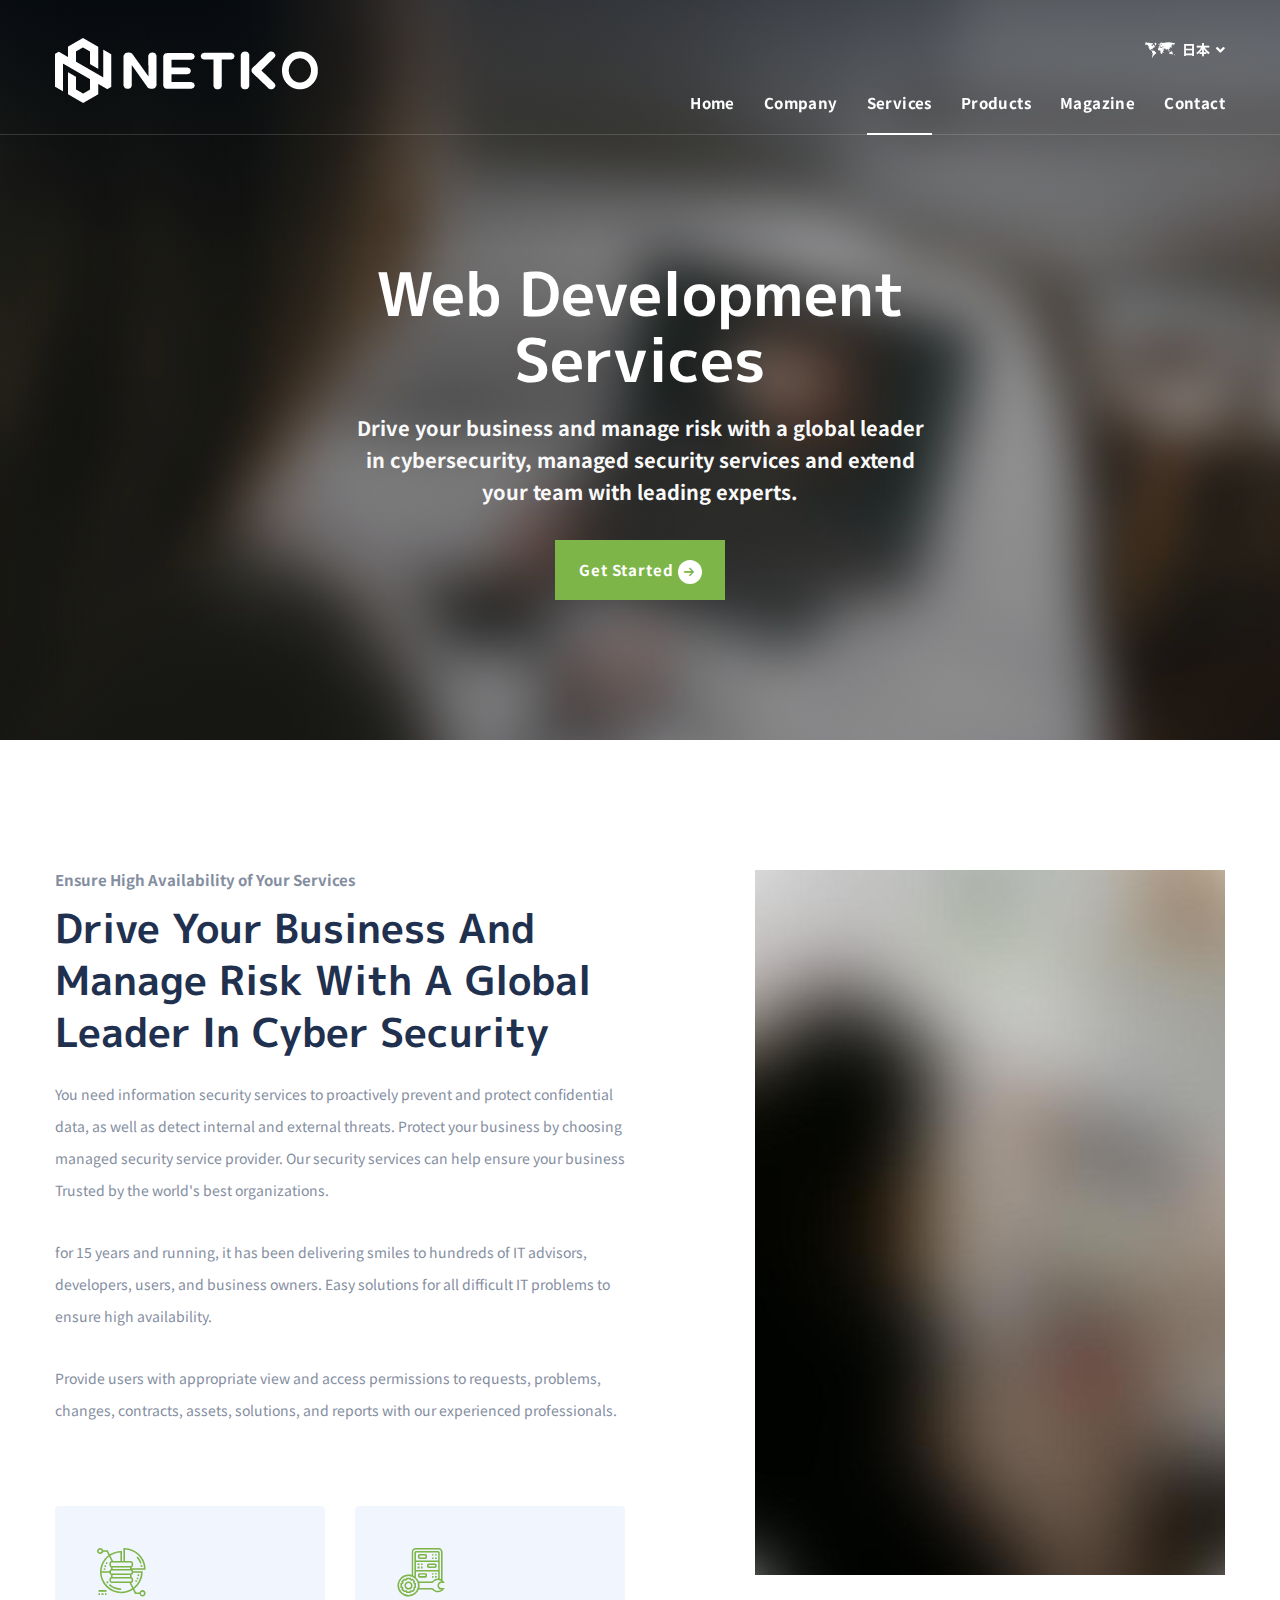
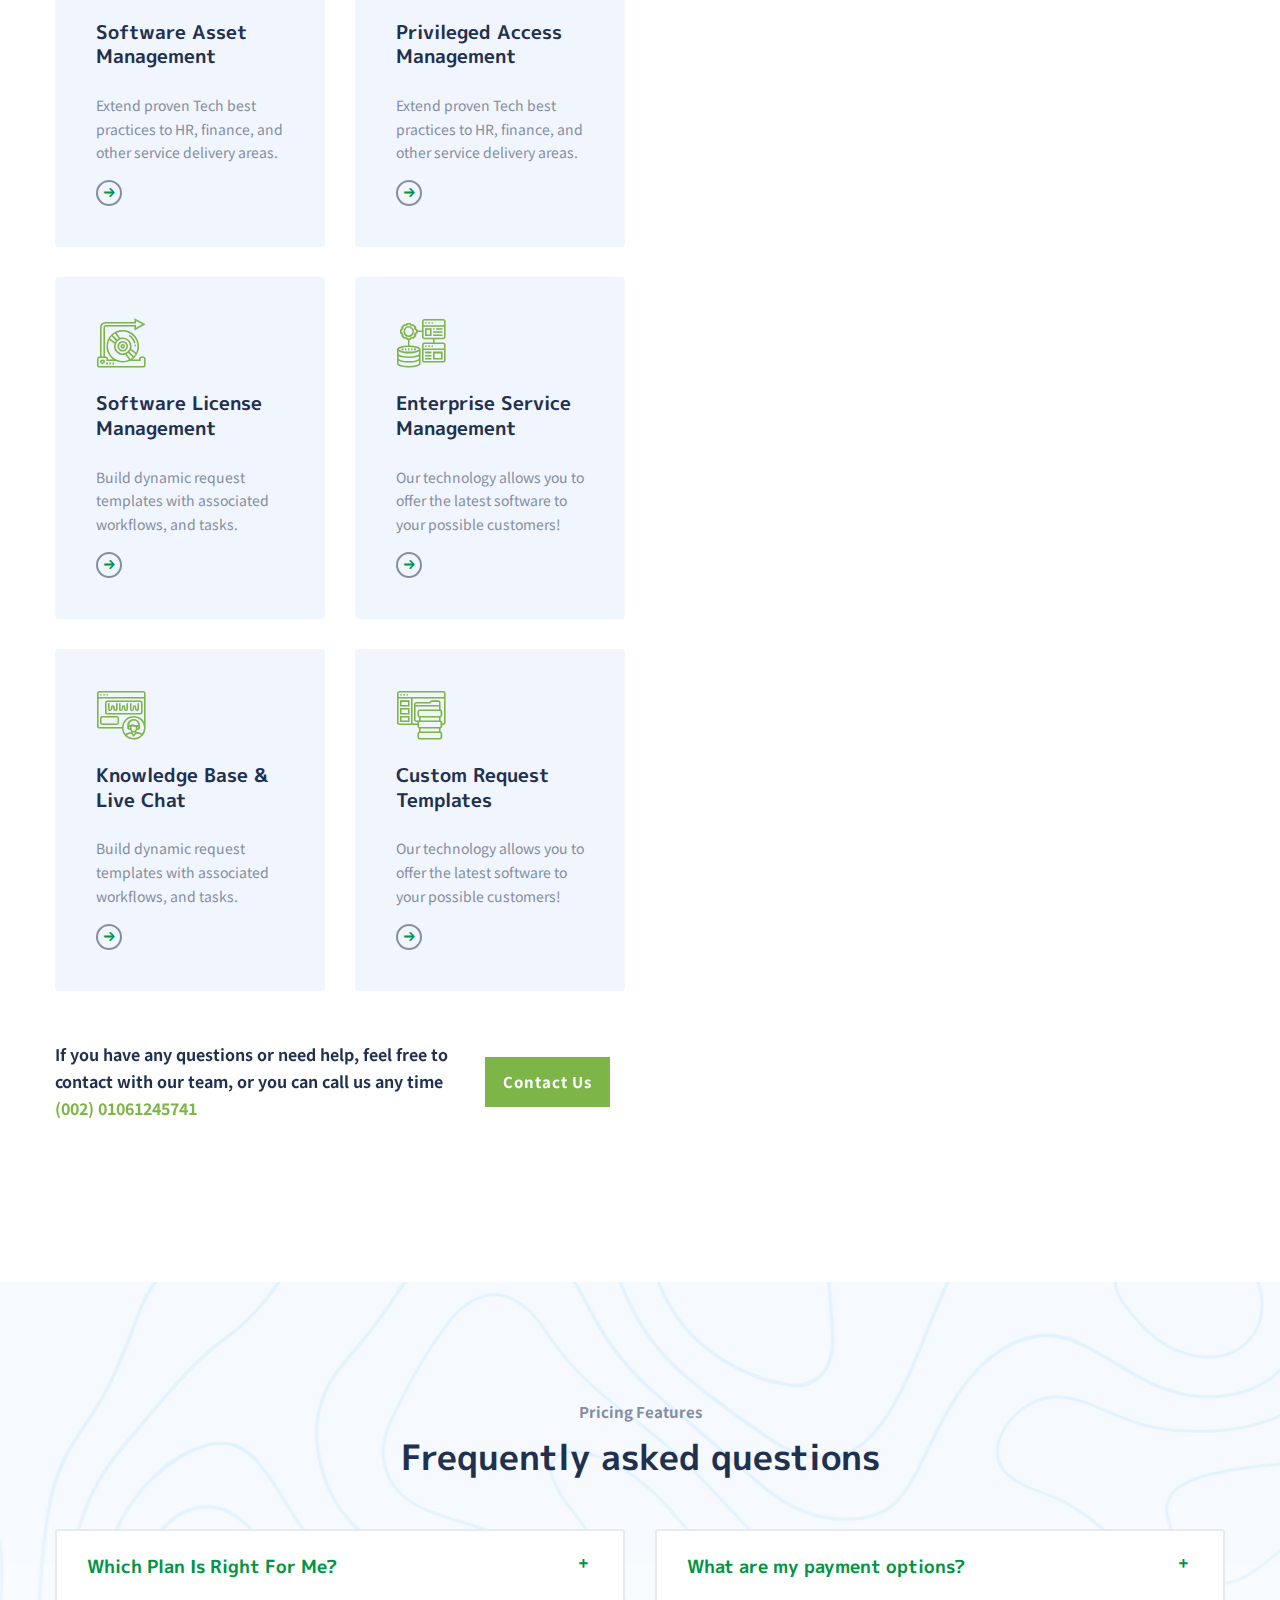
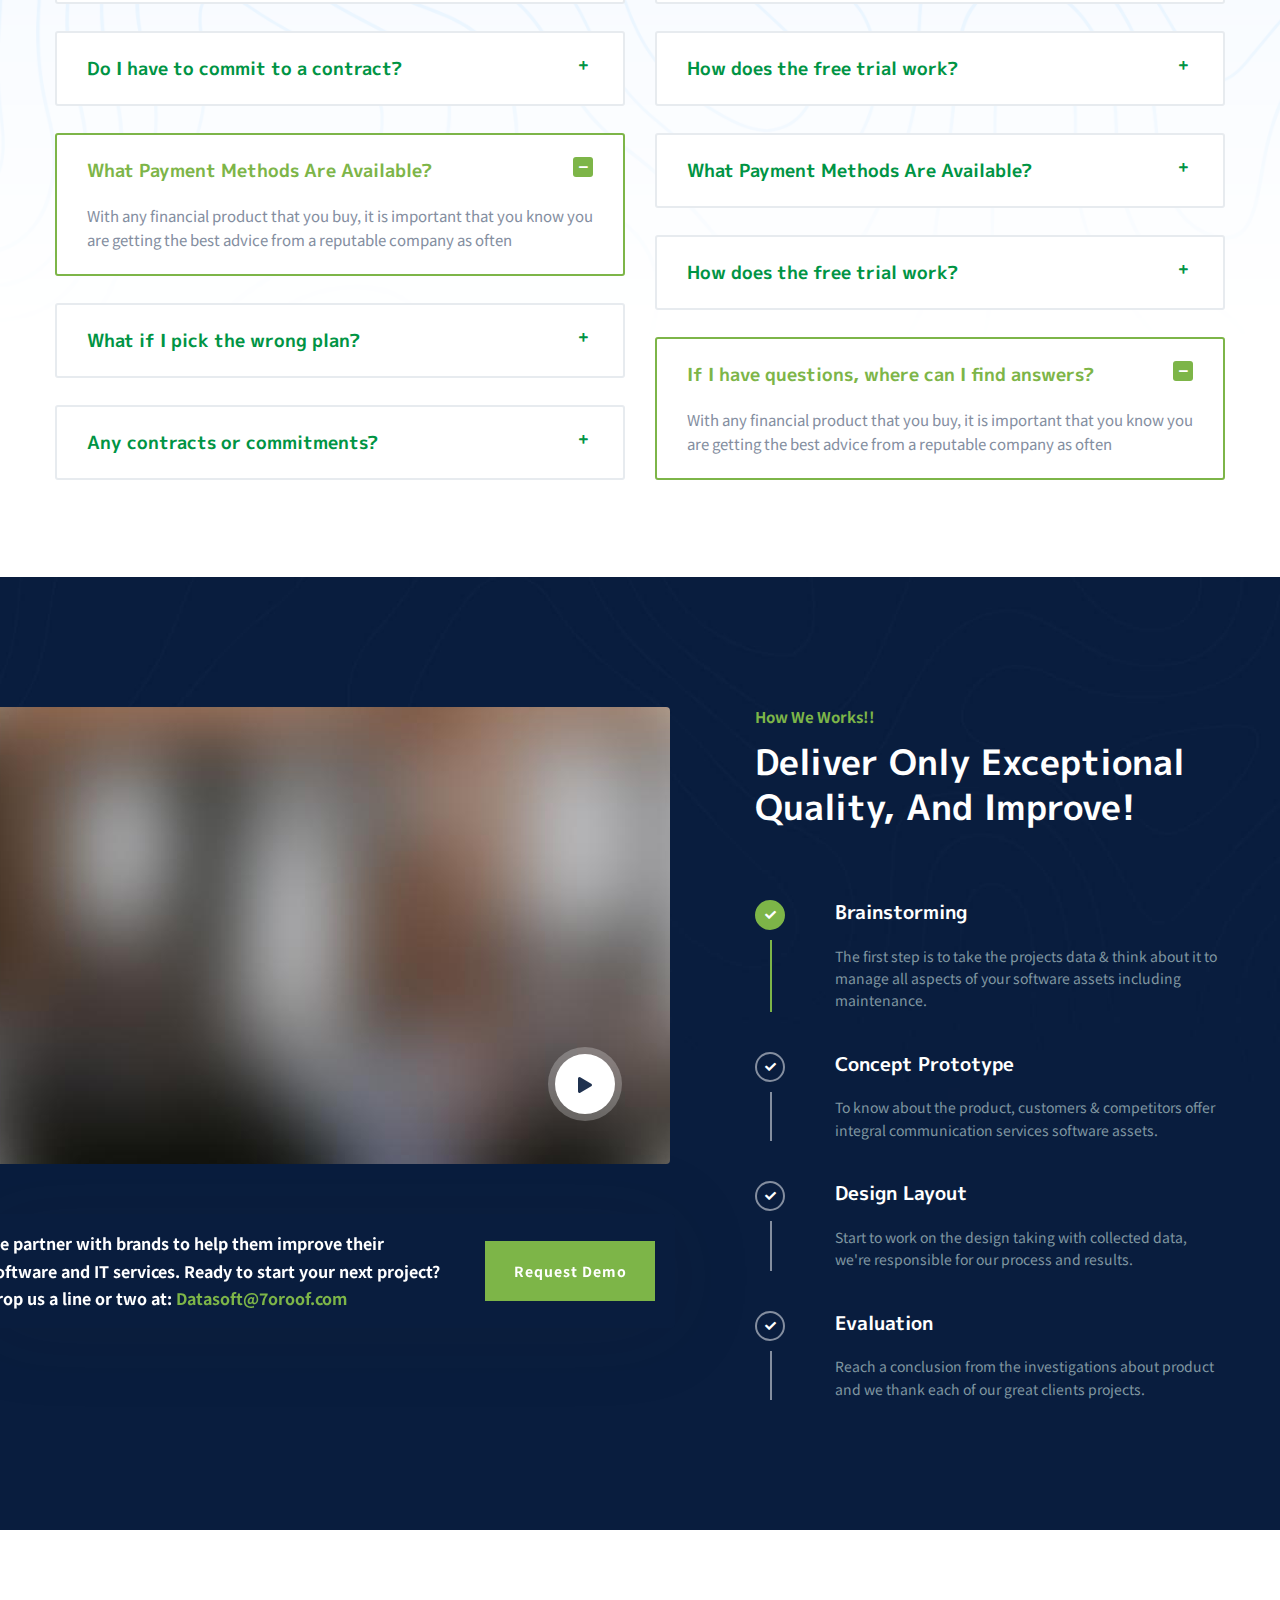
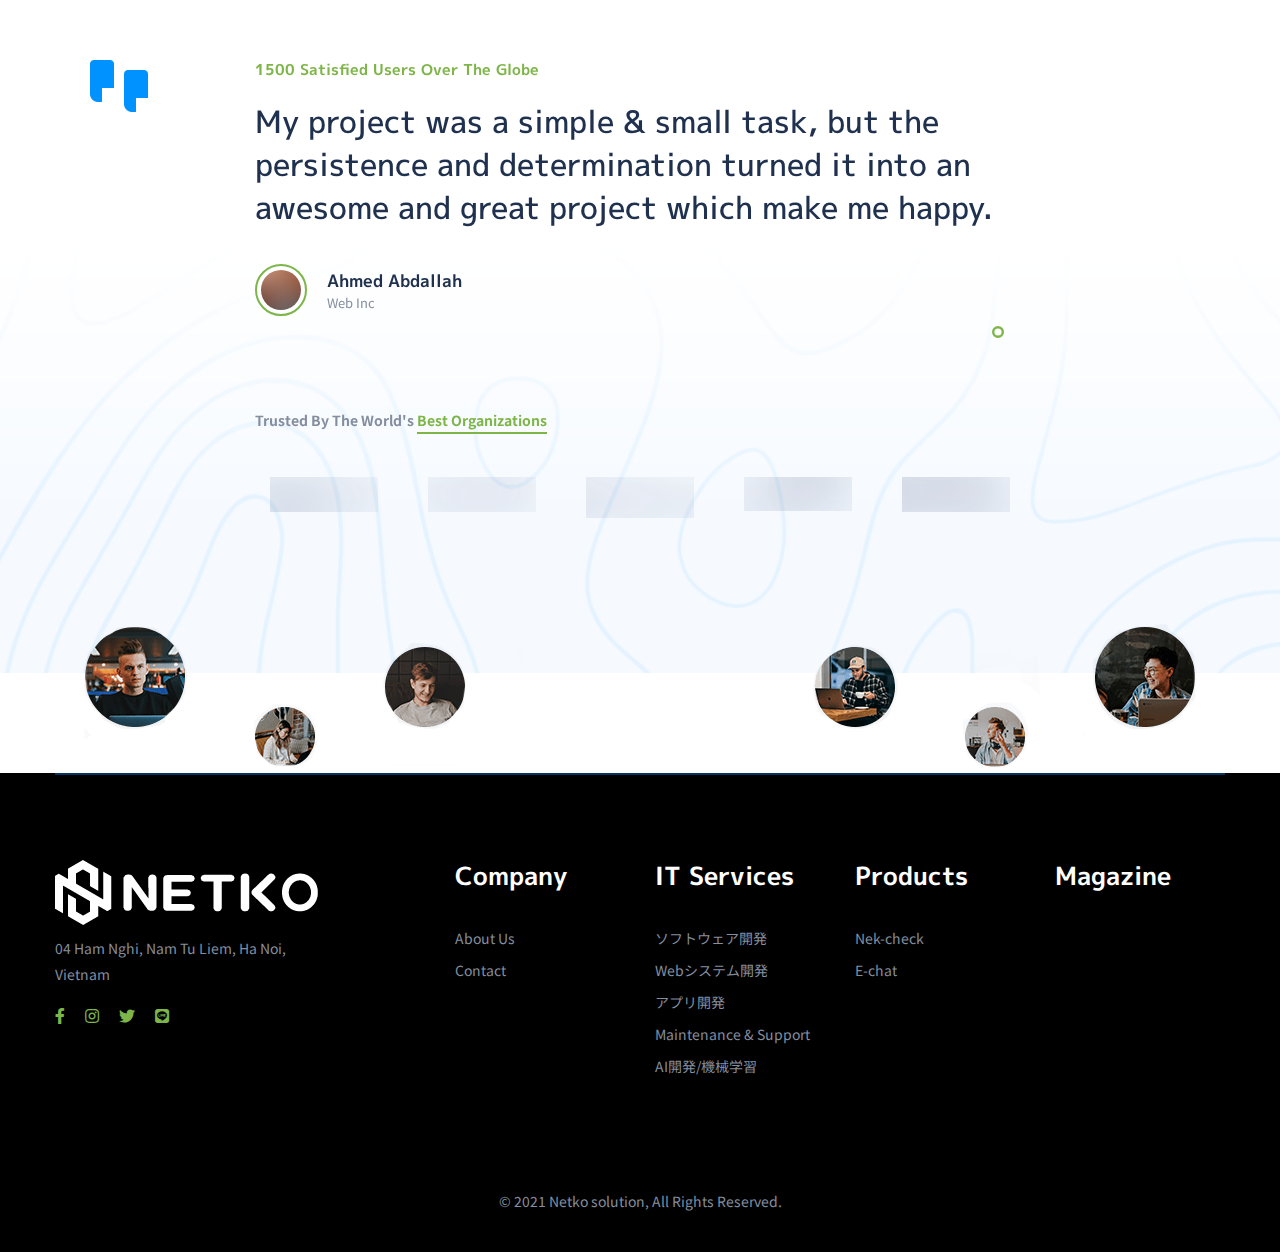
<file: web-development.html>
<!DOCTYPE html>
<html lang="en">

  <head>
    <meta charset="UTF-8" />
    <meta name="viewport" content="width=device-width, initial-scale=1.0" />
    <meta http-equiv="X-UA-Compatible" content="ie=edge" />
    <meta name="description" content="DataSoft  IT Solutions &  Services Template">
    <link href="assets/images/netko-img/logo-small.png" rel="icon">
    <title>Web Development - 合資会社 NETKO SOLUTION</title>
  
  <link rel="preconnect" href="https://fonts.googleapis.com">
  <link rel="preconnect" href="https://fonts.gstatic.com" crossorigin>
  <link href="https://fonts.googleapis.com/css2?family=M+PLUS+1p:wght@100;300;400;500;700;800;900&family=Noto+Sans+JP:wght@100;300;400;500;700;900&display=swap" rel="stylesheet">
    <link rel="stylesheet" href="https://use.fontawesome.com/releases/v5.1.1/css/all.css">
    <link rel="stylesheet" href="assets/css/libraries.css">
    <link rel="stylesheet" href="assets/css/style.css">
  </head>

<body>
  <div class="wrapper">
    <div class="preloader">
      <div class="loading"><span></span><span></span><span></span><span></span></div>
    </div><!-- /.preloader -->

    <!-- =========================
        Header
    =========================== -->
    <header class="header header-transparent header-full">
      <nav class="navbar navbar-expand-lg sticky-navbar">
        <div class="container">
          <a class="navbar-brand" href="index.html">
            <img src="assets/images/netko-img/logo-light-7.png" class="logo-light" alt="logo">
            <img src="assets/images/netko-img/logo-7.png" class="logo-dark" alt="logo">
          </a>
          <button class="navbar-toggler" type="button">
            <span class="menu-lines"><span></span></span>
          </button>
          <div class="header__top-right">
            <ul class="list-unstyled d-flex justify-content-end align-items-center mb-0">
              <li>
                <div class="dropdown lang-dropdown">
                  <button class="dropdown-toggle lang-dropdown-toggle" id="langDropdown" data-toggle="dropdown">
                    <i class="icon-map"></i><span>日本</span>
                  </button>
                  <div class="dropdown-menu" aria-labelledby="langDropdown">
                    <a class="dropdown-item" href="#">English</a>
                    <a class="dropdown-item" href="#">Tiếng Việt</a>
                  </div>
                </div>
              </li>
            </ul>
          </div><!-- /.header-top-right -->
          <div class="collapse navbar-collapse" id="mainNavigation">
            <ul class="navbar-nav ml-auto">
              <li class="nav__item has-dropdown">
                <a href="index.html" class="dropdown-toggle nav__item-link ">Home</a>
              </li><!-- /.nav-item -->
              <li class="nav__item has-dropdown">
                <a href="about.html" class="dropdown-toggle nav__item-link">Company</a>
              </li><!-- /.nav-item -->

              <li class="nav__item has-dropdown">
                <a href="#" data-toggle="dropdown" class="dropdown-toggle nav__item-link active">Services</a>
                <ul class="dropdown-menu wide-dropdown-menu">
                  <li class="nav__item">
                    <div class="row mx-0">
                      <div class="col-sm-6 dropdown-menu-col">
                        <a href="it-services.html" class="nav__item-link dropdown-menu-title">IT Services</a>
                        <ul class="nav flex-column">
                          <li class="nav__item"><a class="nav__item-link" href="it-solutions-single.html">>ソフトウェア開発</a>
                          </li> <!-- /.nav-item -->
                          <li class="nav__item"><a class="nav__item-link" href="it-solutions-single.html">Webシステム開発</a>
                          </li> <!-- /.nav-item -->
                          <li class="nav__item"><a class="nav__item-link" href="it-solutions-single.html">アプリ開発</a>
                          </li> <!-- /.nav-item -->
                          <li class="nav__item"><a class="nav__item-link" href="it-solutions-single.html">才能チーム</a>
                          </li> <!-- /.nav-item -->
                        </ul>
                      </div><!-- /.col-sm-6 -->
                      <div class="col-sm-6 dropdown-menu-col">
                        <a href="industries.html" class="nav__item-link dropdown-menu-title">IT Solutions</a>
                        <ul class="nav flex-column">
                          <li class="nav__item"><a class="nav__item-link"
                              href="industries-single-industry.html">AI開発/機械学習</a></li> <!-- /.nav-item -->
                          <li class="nav__item"><a class="nav__item-link"
                              href="industries-single-industry.html">E-Commerce (ECサイト)</a></li> <!-- /.nav-item -->
                      </div><!-- /.col-sm-6 -->
                    </div><!-- /.row -->
                  </li><!-- /.nav-item -->
                </ul><!-- /.dropdown-menu -->
              </li><!-- /.nav-item -->

              <li class="nav__item has-dropdown">
                <a href="#" data-toggle="dropdown" class="dropdown-toggle nav__item-link">Products</a>
                <ul class="dropdown-menu">
                  <li class="nav__item">
                    <a href="case-studies-grid.html" class="nav__item-link">Nek-Check</a>
                  </li><!-- /.nav-item -->
                  <li class="nav__item">
                    <a href="case-studies-modern.html" class="nav__item-link">E-chat</a>
                  </li><!-- /.nav-item -->
                </ul><!-- /.dropdown-menu -->
              </li><!-- /.nav-item -->

              <li class="nav__item has-dropdown">
                <a href="#" data-toggle="dropdown" class="dropdown-toggle nav__item-link">Magazine</a>
              </li><!-- /.nav-item -->
              <li class="nav__item">
                <a href="contact-us.html" class="nav__item-link">Contact</a>
              </li><!-- /.nav-item -->
            </ul><!-- /.navbar-nav -->
            <button class="close-mobile-menu d-block d-lg-none"><i class="fas fa-times"></i></button>
          </div><!-- /.navbar-collapse -->
        </div><!-- /.container -->
      </nav><!-- /.navabr -->
    </header><!-- /.Header -->


    <!-- ========================
       page title 
    =========================== -->
    <section class="page-title page-title-layout10 text-center bg-overlay bg-overlay-gradient bg-parallax">
      <div class="bg-img"><img src="assets/images/page-titles/9.jpg" alt="background"></div>
      <div class="container">
        <div class="row">
          <div class="col-sm-12 col-md-12 col-lg-12 col-xl-6 offset-xl-3">
            <h1 class="pagetitle__heading">Web Development Services</h1>
            <p class="pagetitle__desc">Drive your business and manage risk with a global leader in cybersecurity,
              managed security services and extend your team with leading experts.
            </p>
            <a href="about-us.html" class="btn btn__primary btn__primary-style2">
              <span>Get Started</span> <i class="icon-arrow-right"></i>
            </a>
          </div><!-- /.col-xl-6 -->
        </div><!-- /.row -->
      </div><!-- /.container -->
    </section><!-- /.page-title -->

    <!-- ======================
    Features Layout 3
    ========================= -->
    <section id="overview" class="features-layout3 pt-130 pb-130">
      <div class="container">
        <div class="row">
          <div class="col-sm-12 col-md-12 col-lg-7 col-xl-6">
            <div class="heading heading-layout2 mb-50">
              <h2 class="heading__subtitle">Ensure High Availability of Your Services</h2>
              <h3 class="heading__title"> Drive Your Business And Manage Risk With A Global Leader In Cyber Security
              </h3>
              <p class="heading__desc mb-30">You need information security services to proactively prevent and protect
                confidential data, as well as detect internal and external threats. Protect your business by choosing
                managed security service provider. Our security services can help ensure your business Trusted by the
                world's best organizations.
              </p>
              <p class="heading__desc mb-30">for 15 years and running, it has been delivering smiles to hundreds of IT
                advisors, developers, users, and business owners. Easy solutions for all difficult IT problems to ensure
                high availability.
              </p>
              <p class="heading__desc mb-30">Provide users with appropriate view and access permissions to requests,
                problems, changes, contracts, assets, solutions, and reports with our experienced professionals.
              </p>
            </div>
            <div class="row">
              <div class="col-sm-6 col-md-6">
                <!-- Feature item #1 -->
                <div class="feature-item">
                  <div class="feature__icon">
                    <i class="icon-statistic"></i>
                  </div>
                  <h4 class="feature__title">Software Asset Management</h4>
                  <p class="feature__desc">Extend proven Tech best practices to HR, finance, and other service delivery
                    areas.</p>
                  <a href="#" class="btn__link">
                    <i class="icon-arrow-right icon-outlined"></i>
                    <span>Read More</span>
                  </a>
                </div><!-- /.feature-item -->
                <!-- Feature item #2 -->
                <div class="feature-item">
                  <div class="feature__icon">
                    <i class="icon-software"></i>
                  </div>
                  <h4 class="feature__title">Software License Management</h4>
                  <p class="feature__desc">Build dynamic request templates with associated workflows, and tasks.</p>
                  <a href="#" class="btn__link">
                    <i class="icon-arrow-right icon-outlined"></i>
                    <span>Read More</span>
                  </a>
                </div><!-- /.feature-item -->
                <!-- Feature item #3 -->
                <div class="feature-item">
                  <div class="feature__icon">
                    <i class="icon-website"></i>
                  </div>
                  <h4 class="feature__title">Knowledge Base & Live Chat</h4>
                  <p class="feature__desc">Build dynamic request templates with associated workflows, and tasks.</p>
                  <a href="#" class="btn__link">
                    <i class="icon-arrow-right icon-outlined"></i>
                    <span>Read More</span>
                  </a>
                </div><!-- /.feature-item -->
              </div><!-- /.col-lg-6 -->
              <div class="col-sm-6 col-md-6">
                <!-- Feature item #4 -->
                <div class="feature-item">
                  <div class="feature__icon">
                    <i class="icon-management"></i>
                  </div>
                  <h4 class="feature__title">Privileged Access Management</h4>
                  <p class="feature__desc">Extend proven Tech best practices to HR, finance, and other service delivery
                    areas.</p>
                  <a href="#" class="btn__link">
                    <i class="icon-arrow-right icon-outlined"></i>
                    <span>Read More</span>
                  </a>
                </div><!-- /.feature-item -->
                <!-- Feature item #5 -->
                <div class="feature-item">
                  <div class="feature__icon">
                    <i class="icon-relational"></i>
                  </div>
                  <h4 class="feature__title">Enterprise Service Management</h4>
                  <p class="feature__desc">Our technology allows you to offer the latest software to your possible
                    customers!
                  </p>
                  <a href="#" class="btn__link">
                    <i class="icon-arrow-right icon-outlined"></i>
                    <span>Read More</span>
                  </a>
                </div><!-- /.feature-item -->
                <!-- Feature item #6 -->
                <div class="feature-item">
                  <div class="feature__icon">
                    <i class="icon-Primary"></i>
                  </div>
                  <h4 class="feature__title">Custom Request Templates</h4>
                  <p class="feature__desc">Our technology allows you to offer the latest software to your possible
                    customers!
                  </p>
                  <a href="#" class="btn__link">
                    <i class="icon-arrow-right icon-outlined"></i>
                    <span>Read More</span>
                  </a>
                </div><!-- /.feature-item -->
              </div><!-- /.col-lg-6 -->
            </div><!-- /.row -->
            <div class="row">
              <div class="col-12">
                <div class="cta-banner mt-50 mb-30 d-flex flex-wrap align-items-center">
                  <h4 class="cta__title pr-30">If you have any questions or need help, feel free to contact with
                    our
                    team, or you can call us any time <a href="tel:00201061245741">(002) 01061245741</a>
                  </h4>
                  <a href="#" class="btn btn__primary">Contact Us</a>
                </div><!-- /.cta-banner -->
              </div><!-- /.col-12 -->
            </div><!-- /.row -->
          </div><!-- /.col-xl-5 -->
          <div class="col-sm-12 col-md-12 col-lg-5 col-xl-5 offset-xl-1">
            <div class="sticky-top">
              <img src="assets/images/about/3.jpg" alt="banner">
            </div>
          </div><!-- /col-lg-5 -->
        </div><!-- /.row -->
      </div><!-- /.container -->
    </section><!-- /.Features Layout 3 -->

    <!-- ======================
         FAQ
      ========================= -->
    <section id="faq" class="faq pt-120 pb-70">
      <div class="bg-img"><img src="assets/images/backgrounds/5.png" alt="backgrounds"></div>
      <div class="container">
        <div class="row">
          <div class="col-sm-12 col-md-12 col-lg-6 offset-lg-3">
            <div class="heading text-center mb-50">
              <h2 class="heading__subtitle color-body">Pricing Features</h2>
              <h3 class="heading__title">Frequently asked questions</h3>
            </div><!-- /.heading -->
          </div><!-- /.col-lg-6 -->
        </div><!-- /.row -->
        <div class="row" id="accordion">
          <div class="col-sm-12 col-md-12 col-lg-6">
            <div class="accordion-item">
              <div class="accordion__header" data-toggle="collapse" data-target="#collapse1">
                <a class="accordion__title" href="#">Which Plan Is Right For Me?</a>
              </div><!-- /.accordion-item-header -->
              <div id="collapse1" class="collapse" data-parent="#accordion">
                <div class="accordion__body">
                  <p>With any financial product that you buy, it is important that you know you are getting the best
                    advice from a reputable company as often</p>
                </div><!-- /.accordion-item-body -->
              </div>
            </div><!-- /.accordion-item -->
            <div class="accordion-item">
              <div class="accordion__header" data-toggle="collapse" data-target="#collapse2">
                <a class="accordion__title" href="#">Do I have to commit to a contract?</a>
              </div><!-- /.accordion-item-header -->
              <div id="collapse2" class="collapse" data-parent="#accordion">
                <div class="accordion__body">
                  <p>With any financial product that you buy, it is important that you know you are getting the best
                    advice from a reputable company as often</p>
                </div><!-- /.accordion-item-body -->
              </div>
            </div><!-- /.accordion-item -->
            <div class="accordion-item opened">
              <div class="accordion__header" data-toggle="collapse" data-target="#collapse3">
                <a class="accordion__title" href="#">What Payment Methods Are Available?</a>
              </div><!-- /.accordion-item-header -->
              <div id="collapse3" class="collapse show" data-parent="#accordion">
                <div class="accordion__body">
                  <p>With any financial product that you buy, it is important that you know you are getting the best
                    advice from a reputable company as often</p>
                </div><!-- /.accordion-item-body -->
              </div>
            </div><!-- /.accordion-item -->
            <div class="accordion-item">
              <div class="accordion__header" data-toggle="collapse" data-target="#collapse4">
                <a class="accordion__title" href="#">What if I pick the wrong plan?</a>
              </div><!-- /.accordion-item-header -->
              <div id="collapse4" class="collapse" data-parent="#accordion">
                <div class="accordion__body">
                  <p>With any financial product that you buy, it is important that you know you are getting the best
                    advice from a reputable company as often</p>
                </div><!-- /.accordion-item-body -->
              </div>
            </div><!-- /.accordion-item -->
            <div class="accordion-item">
              <div class="accordion__header" data-toggle="collapse" data-target="#collapse5">
                <a class="accordion__title" href="#">Any contracts or commitments?</a>
              </div><!-- /.accordion-item-header -->
              <div id="collapse5" class="collapse" data-parent="#accordion">
                <div class="accordion__body">
                  <p>With any financial product that you buy, it is important that you know you are getting the best
                    advice from a reputable company as often</p>
                </div><!-- /.accordion-item-body -->
              </div>
            </div><!-- /.accordion-item -->
          </div><!-- /.col-lg-6 -->
          <div class="col-sm-12 col-md-12 col-lg-6">
            <div class="accordion-item">
              <div class="accordion__header" data-toggle="collapse" data-target="#collapse6">
                <a class="accordion__title" href="#">What are my payment options?</a>
              </div><!-- /.accordion-item-header -->
              <div id="collapse6" class="collapse" data-parent="#accordion">
                <div class="accordion__body">
                  <p>With any financial product that you buy, it is important that you know you are getting the best
                    advice from a reputable company as often</p>
                </div><!-- /.accordion-item-body -->
              </div>
            </div><!-- /.accordion-item -->
            <div class="accordion-item">
              <div class="accordion__header" data-toggle="collapse" data-target="#collapse7">
                <a class="accordion__title" href="#">How does the free trial work?</a>
              </div><!-- /.accordion-item-header -->
              <div id="collapse7" class="collapse" data-parent="#accordion">
                <div class="accordion__body">
                  <p>With any financial product that you buy, it is important that you know you are getting the best
                    advice from a reputable company as often</p>
                </div><!-- /.accordion-item-body -->
              </div>
            </div><!-- /.accordion-item -->
            <div class="accordion-item">
              <div class="accordion__header" data-toggle="collapse" data-target="#collapse8">
                <a class="accordion__title" href="#">What Payment Methods Are Available?</a>
              </div><!-- /.accordion-item-header -->
              <div id="collapse8" class="collapse" data-parent="#accordion">
                <div class="accordion__body">
                  <p>With any financial product that you buy, it is important that you know you are getting the best
                    advice from a reputable company as often</p>
                </div><!-- /.accordion-item-body -->
              </div>
            </div><!-- /.accordion-item -->
            <div class="accordion-item">
              <div class="accordion__header" data-toggle="collapse" data-target="#collapse9">
                <a class="accordion__title" href="#">How does the free trial work?</a>
              </div><!-- /.accordion-item-header -->
              <div id="collapse9" class="collapse" data-parent="#accordion">
                <div class="accordion__body">
                  <p>With any financial product that you buy, it is important that you know you are getting the best
                    advice from a reputable company as often</p>
                </div><!-- /.accordion-item-body -->
              </div>
            </div><!-- /.accordion-item -->
            <div class="accordion-item opened">
              <div class="accordion__header" data-toggle="collapse" data-target="#collapse10">
                <a class="accordion__title" href="#">If I have questions, where can I find answers? </a>
              </div><!-- /.accordion-item-header -->
              <div id="collapse10" class="collapse show" data-parent="#accordion">
                <div class="accordion__body">
                  <p>With any financial product that you buy, it is important that you know you are getting the best
                    advice from a reputable company as often</p>
                </div><!-- /.accordion-item-body -->
              </div>
            </div><!-- /.accordion-item -->
          </div><!-- /.col-lg-6 -->
        </div><!-- /.row -->
      </div><!-- /.container -->
    </section><!-- /.FAQ -->

    <!-- ======================
     Work Process 
    ========================= -->
    <section id="work-process" class="work-process pt-130 pb-130">
      <div class="bg-img"><img src="assets/images/backgrounds/2.jpg" alt="background"></div>
      <div class="container">
        <div class="row">
          <div class="col-sm-12 col-md-12 col-lg-6 col-xl-7">
            <div class="banners-wrapper sticky-top">
              <div class="tab-content mb-50">
                <div class="tab-pane fade show active" id="tab1">
                  <div class="video__banner">
                    <img src="assets/images/work-process/1.jpg" class="rounded" alt="banner">
                    <a class="video__btn video__btn-white popup-video"
                      href="https://www.youtube.com/watch?v=nrJtHemSPW4">
                      <div class="video__player">
                        <i class="fa fa-play"></i>
                      </div>
                    </a>
                  </div><!-- /.video__banner -->
                </div>
                <div class="tab-pane fade" id="tab2">
                  <div class="video__banner">
                    <img src="assets/images/work-process/2.jpg" class="rounded" alt="banner">
                    <a class="video__btn video__btn-white popup-video"
                      href="https://www.youtube.com/watch?v=nrJtHemSPW4">
                      <div class="video__player">
                        <i class="fa fa-play"></i>
                      </div>
                    </a>
                  </div><!-- /.video__banner -->
                </div>
                <div class="tab-pane fade" id="tab3">
                  <div class="video__banner">
                    <img src="assets/images/work-process/3.jpg" class="rounded" alt="banner">
                    <a class="video__btn video__btn-white popup-video"
                      href="https://www.youtube.com/watch?v=nrJtHemSPW4">
                      <div class="video__player">
                        <i class="fa fa-play"></i>
                      </div>
                    </a>
                  </div><!-- /.video__banner -->
                </div>
                <div class="tab-pane fade" id="tab4">
                  <div class="video__banner">
                    <img src="assets/images/work-process/4.jpg" class="rounded" alt="banner">
                    <a class="video__btn video__btn-white popup-video"
                      href="https://www.youtube.com/watch?v=nrJtHemSPW4">
                      <div class="video__player">
                        <i class="fa fa-play"></i>
                      </div>
                    </a>
                  </div><!-- /.video__banner -->
                </div>
              </div><!-- /.tab-content -->
              <div class="cta-banner mt-30 mb-30 d-flex flex-wrap align-items-center">
                <h4 class="cta__title my-3 pr-30">
                  We partner with brands to help them improve their Software and IT services. Ready to start your next
                  project? Drop us a line or two at: <a href="mailto:Datasoft@7oroof.com">Datasoft@7oroof.com</a>
                </h4>
                <a href="#" class="btn btn__primary btn__primary-style2">
                  <span>Request Demo</span>
                  <i class="icon-arrow-right"></i>
                </a>
              </div> <!-- /.cta-banner -->
            </div>
          </div><!-- /.col-lg-7 -->
          <div class="col-sm-12 col-md-12 col-lg-6 col-xl-5">
            <div class="heading mb-70">
              <h2 class="heading__subtitle color-primary">How We Works!!</h2>
              <h3 class="heading__title color-white">Deliver Only Exceptional Quality, And Improve! </h3>
            </div>
            <nav class="nav nav-tabs">
              <!-- process Item #1 -->
              <a class="process-item active" data-toggle="tab" href="#tab1">
                <div class="process-item__content">
                  <h4 class="process-item__title">Brainstorming</h4>
                  <p class="process-item__desc">The first step is to take the projects data & think about it to manage
                    all aspects of your software assets including maintenance.</p>
                </div>
              </a><!-- /.process-item -->
              <!-- process Item #2 -->
              <a class="process-item" data-toggle="tab" href="#tab2">
                <div class="process-item__content">
                  <h4 class="process-item__title">Concept Prototype</h4>
                  <p class="process-item__desc">To know about the product, customers & competitors offer integral
                    communication services software assets.
                  </p>
                </div>
              </a><!-- /.process-item -->
              <!-- process Item #3 -->
              <a class="process-item" data-toggle="tab" href="#tab3">
                <div class="process-item__content">
                  <h4 class="process-item__title">Design Layout</h4>
                  <p class="process-item__desc">Start to work on the design taking with collected data, we're
                    responsible for our process and results.
                  </p>
                </div>
              </a><!-- /.process-item -->
              <!-- process Item #4 -->
              <a class="process-item" data-toggle="tab" href="#tab4">
                <div class="process-item__content">
                  <h4 class="process-item__title">Evaluation</h4>
                  <p class="process-item__desc">Reach a conclusion from the investigations about product and we thank
                    each of our great clients projects.</p>
                </div>
              </a><!-- /.process-item -->
            </nav>
          </div><!-- /.col-lg-5 -->
        </div><!-- /.row -->
      </div><!-- /.container -->
    </section><!-- /.Work Process -->

    <!-- ========================= 
      Testimonials layout 1
      =========================  -->
    <section id="testimonials" class="testimonials testimonials-layout1 testimonials-has-bottom-img pt-130">
      <div class="bg-img"><img src="assets/images/backgrounds/4.png" alt="backgrounds"></div>
      <img src="assets/images/testimonials/testimonials-group.png" alt="testimonials" class="testimonials-bottom-img">
      <div class="container">
        <div class="row">
          <div class="col-12">
            <div class="testimonials-wrapper">
              <div class="heading">
                <h3 class="heading__title color-primary">1500 Satisfied Users Over The Globe</h3>
              </div><!-- /.heading -->
              <div class="slick-carousel" data-slick='{"slidesToShow": 1, "arrows": false, "dots": true, "speed": 700}'>
                <!-- Testimonial #1 -->
                <div class="testimonial-item">
                  <h3 class="testimonial__title">If you’re looking for a rewarding career and the chance to make an
                    impact, you’ve come to the right place. We will transform your business through our techniques!
                  </h3>
                  <div class="testimonial__meta d-flex align-items-center">
                    <div class="testimonial__thmb mr-20">
                      <img src="assets/images/testimonials/thumbs/1.png" alt="author thumb">
                    </div><!-- /.testimonial-thumb -->
                    <div>
                      <h4 class="testimonial__meta-title">John Peter</h4>
                      <p class="testimonial__meta-desc">7oroof Inc</p>
                    </div>
                  </div><!-- /.testimonial-meta -->
                </div><!-- /. testimonial-item -->
                <!-- Testimonial #2 -->
                <div class="testimonial-item">
                  <h3 class="testimonial__title">My project was a simple & small task, but the persistence and
                    determination turned it into an awesome and great project which make me happy.
                  </h3>
                  <div class="testimonial__meta d-flex align-items-center">
                    <div class="testimonial__thmb mr-20">
                      <img src="assets/images/testimonials/thumbs/2.png" alt="author thumb">
                    </div><!-- /.testimonial-thumb -->
                    <div>
                      <h4 class="testimonial__meta-title">Ahmed Abdallah</h4>
                      <p class="testimonial__meta-desc">Web Inc</p>
                    </div>
                  </div><!-- /.testimonial-meta -->
                </div><!-- /. testimonial-item -->
              </div>
              <p class="text__link mt-50 mb-30">Trusted By The World's <a href="#">Best Organizations</a></p>
              <div class="slick-carousel"
                data-slick='{"slidesToShow": 5, "arrows": false, "dots": false, "autoplay": true,"autoplaySpeed": 2000, "infinite": true, "responsive": [ {"breakpoint": 992, "settings": {"slidesToShow": 4}}, {"breakpoint": 767, "settings": {"slidesToShow": 3}}, {"breakpoint": 480, "settings": {"slidesToShow": 2}}]}'>
                <div class="client">
                  <img src="assets/images/clients/1.png" alt="client">
                  <img src="assets/images/clients/1.png" alt="client">
                </div><!-- /.client -->
                <div class="client">
                  <img src="assets/images/clients/2.png" alt="client">
                  <img src="assets/images/clients/2.png" alt="client">
                </div><!-- /.client -->
                <div class="client">
                  <img src="assets/images/clients/3.png" alt="client">
                  <img src="assets/images/clients/3.png" alt="client">
                </div><!-- /.client -->
                <div class="client">
                  <img src="assets/images/clients/4.png" alt="client">
                  <img src="assets/images/clients/4.png" alt="client">
                </div><!-- /.client -->
                <div class="client">
                  <img src="assets/images/clients/5.png" alt="client">
                  <img src="assets/images/clients/5.png" alt="client">
                </div><!-- /.client -->
                <div class="client">
                  <img src="assets/images/clients/6.png" alt="client">
                  <img src="assets/images/clients/6.png" alt="client">
                </div><!-- /.client -->
                <div class="client">
                  <img src="assets/images/clients/7.png" alt="client">
                  <img src="assets/images/clients/7.png" alt="client">
                </div><!-- /.client -->
              </div><!-- /.carousel -->
            </div>
          </div><!-- /.col-lg-12 -->
        </div><!-- /.row -->
      </div><!-- /.container -->
    </section><!-- /.testimonials 1 -->

    <!-- ========================
        Footer
      ========================== -->
      <footer class="footer bg-secondary">
        <div class="container">
          <div class="footer-primary">
            <div class="row">
              <div class="col-sm-12 col-md-12 col-lg-3 footer-widget footer-widget-about">
                <div class="footer-widget__content">
                  <div class="contact-info">
                    <ul class="contact-list list-unstyled">
                      <li class="mb-10">
                        <img src="assets/images/netko-img/logo-light-7.png" class="logo-light" alt="logo">
                      </li>
                      </li>
                      <li class="color-body">04 Ham Nghi, Nam Tu Liem, Ha Noi, Vietnam</li>
                    </ul>
                  </div><!-- /.contact-info -->
                  <ul class="social-icons list-unstyled mb-0">
                    <li><a href="#"><i class="fab fa-facebook-f"></i></a></li>
                    <li><a href="#"><i class="fab fa-instagram"></i></a></li>
                    <li><a href="#"><i class="fab fa-twitter"></i></a></li>
                    <li><a href="#"><i class="fab fa-line"></i></a></li>
                  </ul><!-- /.social-icons -->
                </div><!-- /.footer-widget__content -->
              </div><!-- /.col-xl-2 -->
              <div class="col-sm-6 col-md-6 col-lg-2 offset-lg-1 footer-widget footer-widget-nav">
                <h6 class="footer-widget__title">Company</h6>
                <div class="footer-widget__content">
                  <nav>
                    <ul class="list-unstyled">
                      <li><a href="about-us.html">About Us</a></li>
                      <li><a href="contacs.html">Contact</a></li>
                    </ul>
                  </nav>
                </div><!-- /.footer-widget__content -->
              </div><!-- /.col-lg-2 -->
              <div class="col-sm-6 col-md-6 col-lg-2 footer-widget footer-widget-nav">
                <h6 class="footer-widget__title">IT Services</h6>
                <div class="footer-widget__content">
                  <nav>
                    <ul class="list-unstyled">
                      <li><a href="#">ソフトウェア開発</a></li> <!--software development-->
                      <li><a href="#">Webシステム開発</a></li> <!--Web development-->
                      <li><a href="#">アプリ開発</a></li> <!--mobile app development-->
                      <li><a href="#">Maintenance & Support</a></li> <!--Maintenance & Support-->
                      <li><a href="#">AI開発/機械学習</a></li> 
                    </ul>
                  </nav>
                </div><!-- /.footer-widget__content -->
              </div><!-- /.col-lg-2 -->
              <div class="col-sm-6 col-md-6 col-lg-2 footer-widget footer-widget-nav">
                <h6 class="footer-widget__title">Products</h6>
                <div class="footer-widget__content">
                  <nav>
                    <ul class="list-unstyled">
                      <li><a href="#">Nek-check</a></li> <!--software development-->
                      <li><a href="#">E-chat</a></li> <!--software development-->
                    </ul>
                  </nav>
                </div><!-- /.footer-widget__content -->
              </div><!-- /.col-lg-2 -->
              <div class="col-sm-6 col-md-6 col-lg-2 footer-widget footer-widget-nav">
                <h6 class="footer-widget__title"><a href="#">Magazine</a></h6>
              </div><!-- /.col-lg-2 -->
            </div><!-- /.row -->
          </div><!-- /.footer-primary -->
          <div class="row">
            <div class="col-sm-12 col-md-12 col-lg-12 text-center pb-40">
              <span class="fz-14">&copy; 2021 Netko solution, All Rights Reserved.</span>
            </div><!-- /.col-lg-12 -->
          </div><!-- /.row -->
        </div><!-- /.container -->
      </footer><!-- /.Footer -->
      <button id="scrollTopBtn"><i class="fas fa-long-arrow-alt-up"></i></button>
    </div><!-- /.wrapper -->


  <script src="assets/js/jquery-3.5.1.min.js"></script>
  <script src="assets/js/plugins.js"></script>
  <script src="assets/js/main.js"></script>
</body>

</html>
</file>
<file: assets/css/style.css>
/*---------------------------
      Table of Contents
    -------------------------
    
    01- Global Styles
    02- Helper Classes
    03- Background & Colors
    04- Typography
    05- page title 
    06- Buttons
    07- Forms
    08- Tabs
    09- Icons
    10- Breadcrumb
    11- Pagination
    12- Lists
    13- Animations
    14- Header & Navbar 
    15- Accordions
    16- Banners
    17- Footer
    18- Call to Action
    19- Carousel
    20- Slider
    21- Video
    22- Features
    23- Fancybox
    24- portfolio
    25- Team
    26- Testimonials
    27- Clients
    28- Blog
    29- Contact
    29.1 - Privacy Policy
    30- Pricing
    31- Counters
    32- Sidebar
    33- About
    34- Banners
    35- Careers
    36- Services
    37- Work Process
    38- Added by RV
    
----------------------------*/
/*-------------------------- 
      Global Styles
---------------------------*/
body {
  -webkit-font-smoothing: antialiased;
  -moz-osx-font-smoothing: grayscale;
  background-color: #ffffff;
  font-family: "Noto Sans JP", sans-serif;
  font-size: 16px;
  color: #848e9f;
  overflow-x: hidden;
}


::-moz-selection {
  background-color: #7DB548;
  color: #ffffff;
}

::selection {
  background-color: #7DB548;
  color: #ffffff;
}

a {
  color: #7DB548;
  -webkit-transition: color 0.3s ease;
  transition: color 0.3s ease;
}

a:hover {
  color: #009444;
  text-decoration: none;
}

section {
  position: relative;
  padding-top: 110px;
  padding-bottom: 110px;
}

img {
  max-width: 100%;
}

/*-------------------------
     RESET Default Styles
 --------------------------*/
* {
  outline: none;
}

button {
  border: none;
  padding: 0;
}

button,
button:focus,
.form-control,
.form-control:focus {
  outline: none;
  background-color: transparent;
  -webkit-box-shadow: none;
  -ms-box-shadow: none;
  -o-box-shadow: none;
  box-shadow: none;
}

textarea {
  resize: none;
}

select {
  background-color: transparent;
}

@media (min-width: 1200px) {
  .container {
    max-width: 1200px;
  }
}

@media (min-width: 768px) and (max-width: 1200px) {
  .container {
    max-width: 100%;
  }
}

@media (min-width: 320px) and (max-width: 767px) {
  html,
  body {
    overflow-x: hidden;
  }
}

/*----------------------------
      Helper Classes
----------------------------*/
.sticky-top {
  z-index: 500;
}

.row-no-gutter {
  margin-left: 0;
  margin-right: 0;
}

.row-no-gutter > [class*="col"] {
  padding-right: 0;
  padding-left: 0;
}

.inner-padding {
  padding: 65px;
}

.box-shadow-none {
  -webkit-box-shadow: none !important;
          box-shadow: none !important;
}

.background-banner {
  min-height: 500px;
}

.bg-size-auto {
  background-size: auto !important;
}

.bg-top-right {
  background-position: top right !important;
}

.bg-no-repeat {
  background-repeat: no-repeat !important;
}

.bg-bottom-center {
  background-position: bottom center !important;
}

.width-auto {
  width: auto !important;
}

.fz-13 {
  font-size: 13px !important;
}

.fz-14 {
  font-size: 14px !important;
}

.fz-16 {
  font-size: 16px !important;
}

.fz-25 {
  font-size: 25px !important;
}

.font-secondary {
  font-family: "Noto Sans JP", sans-serif;
}

.lh-1 {
  line-height: 1 !important;
}

.list-inline > li {
  display: inline-block;
}

.align-v {
  display: -webkit-box !important;
  display: -ms-flexbox !important;
  display: flex !important;
  -webkit-box-align: center !important;
      -ms-flex-align: center !important;
          align-items: center !important;
}

.align-v-h {
  display: -webkit-box !important;
  display: -ms-flexbox !important;
  display: flex !important;
  -webkit-box-pack: center !important;
      -ms-flex-pack: center !important;
          justify-content: center !important;
  -webkit-box-align: center !important;
      -ms-flex-align: center !important;
          align-items: center !important;
}

.border-top {
  border-top: 1px solid #e7ebef !important;
}

.border-bottom {
  border-bottom: 1px solid #e7ebef !important;
}

/*----------------------
     Dividers 
------------------------*/
.divider {
  display: inline-block;
  position: relative;
  width: 50px;
  height: 2px;
  background-color: #e7ebef;
}

.divider-sm {
  width: 20px;
  height: 2px;
}

.divider-xl {
  width: 130px;
}

.divider-primary {
  background-color: #7DB548;
}

.divider-secondary {
  background-color: #009444;
}

.divider-white {
  background-color: #ffffff;
}

.minwidth-120 {
  min-width: 120px !important;
}

.minwidth-170 {
  min-width: 170px !important;
}

.z-index-2 {
  z-index: 2 !important;
}

.mt--50 {
  margin-top: -50px;
}

.mt--80 {
  margin-top: -80px;
}

.mt--90 {
  margin-top: -90px;
}

.mt--100 {
  margin-top: -80px;
}

.mt--120 {
  margin-top: -120px;
}

.mt--130 {
  margin-top: -130px;
}

.mt--140 {
  margin-top: -140px;
}

.mt--170 {
  margin-top: -170px;
}

.mt--200 {
  margin-top: -200px;
}

.mt--210 {
  margin-top: -210px;
}

/*  margin Top */
.mt-0 {
  margin-top: 0 !important;
}

.mt-5 {
  margin-top: 5px !important;
}

.mt-10 {
  margin-top: 10px !important;
}

.mt-20 {
  margin-top: 20px !important;
}

.mt-30 {
  margin-top: 30px !important;
}

.mt-40 {
  margin-top: 40px !important;
}

.mt-50 {
  margin-top: 50px !important;
}

.mt-60 {
  margin-top: 60px !important;
}

.mt-70 {
  margin-top: 70px !important;
}

.mt-80 {
  margin-top: 80px !important;
}

.mt-90 {
  margin-top: 90px !important;
}

.mt-100 {
  margin-top: 100px !important;
}

.mt-120 {
  margin-top: 120px !important;
}

.mt-150 {
  margin-top: 150px !important;
}

/* Margin Bottom */
.mb-0 {
  margin-bottom: 0 !important;
}

.mb-5 {
  margin-bottom: 5px !important;
}

.mb-10 {
  margin-bottom: 10px !important;
}

.mb-15 {
  margin-bottom: 15px !important;
}

.mb-20 {
  margin-bottom: 20px !important;
}

.mb-25 {
  margin-bottom: 25px !important;
}

.mb-30 {
  margin-bottom: 30px !important;
}

.mb-40 {
  margin-bottom: 40px !important;
}

.mb-45 {
  margin-bottom: 45px !important;
}

.mb-50 {
  margin-bottom: 50px !important;
}

.mb-60 {
  margin-bottom: 60px !important;
}

.mb-70 {
  margin-bottom: 70px !important;
}

.mb-80 {
  margin-bottom: 80px !important;
}

.mb-90 {
  margin-bottom: 90px !important;
}

.mb-100 {
  margin-bottom: 100px !important;
}

.mb-120 {
  margin-bottom: 120px !important;
}

.mb-130 {
  margin-bottom: 130px !important;
}

.mt--100 {
  margin-top: -100px;
}

/* Margin Right */
.mr-0 {
  margin-right: 0 !important;
}
.mr-10 {
  margin-right: 10px !important;
}
.mr-20 {
  margin-right: 20px !important;
}

.mr-30 {
  margin-right: 30px !important;
}

.mr-40 {
  margin-right: 40px !important;
}

.mr-50 {
  margin-right: 50px !important;
}

/* Margin Left */
.ml-0 {
  margin-left: 0 !important;
}

.ml-20 {
  margin-left: 20px !important;
}

.ml-30 {
  margin-left: 30px !important;
}

.ml-40 {
  margin-left: 40px !important;
}

.ml-50 {
  margin-left: 50px !important;
}

/* padding Top */
.pb-10 {
  padding-top: 10px !important;
}

.pt-20 {
  padding-top: 20px !important;
}

.pt-30 {
  padding-top: 30px !important;
}

.pt-40 {
  padding-top: 40px !important;
}

.pt-50 {
  padding-top: 50px !important;
}

.pt-60 {
  padding-top: 60px !important;
}

.pt-70 {
  padding-top: 70px !important;
}

.pt-80 {
  padding-top: 80px !important;
}

.pt-90 {
  padding-top: 90px !important;
}

.pt-100 {
  padding-top: 100px !important;
}

.pt-110 {
  padding-top: 110px !important;
}

.pt-120 {
  padding-top: 120px !important;
}

.pt-130 {
  padding-top: 130px !important;
}

.pt-140 {
  padding-top: 140px !important;
}

.pt-150 {
  padding-top: 150px !important;
}

.pt-170 {
  padding-top: 170px !important;
}

/*  Padding Bottom */
.pb-10 {
  padding-bottom: 10px !important;
}

.pb-20 {
  padding-bottom: 20px !important;
}

.pb-30 {
  padding-bottom: 30px !important;
}

.pb-40 {
  padding-bottom: 40px !important;
}

.pb-50 {
  padding-bottom: 50px !important;
}

.pb-60 {
  padding-bottom: 60px !important;
}

.pb-70 {
  padding-bottom: 70px !important;
}

.pb-80 {
  padding-bottom: 80px !important;
}

.pb-90 {
  padding-bottom: 90px !important;
}

.pb-100 {
  padding-bottom: 100px !important;
}

.pb-110 {
  padding-bottom: 110px !important;
}

.pb-120 {
  padding-bottom: 120px !important;
}

.pb-130 {
  padding-bottom: 130px !important;
}

.pb-140 {
  padding-bottom: 140px !important;
}

.pb-150 {
  padding-bottom: 150px !important;
}

.pb-170 {
  padding-bottom: 170px !important;
}

.pb-120 {
  padding-bottom: 120px !important;
}

.pb-220 {
  padding-bottom: 220px !important;
}

/* padding Right */
.pr-0 {
  padding-right: 0 !important;
}

.pr-15 {
  padding-right: 15px !important;
}

.pr-20 {
  padding-right: 20px !important;
}

.pr-30 {
  padding-right: 30px !important;
}

.pr-50 {
  padding-right: 50px !important;
}

.pr-60 {
  padding-right: 60px !important;
}

.pr-70 {
  padding-right: 70px !important;
}

.pr-100 {
  padding-right: 100px !important;
}

/* padding Left */
.pl-0 {
  padding-left: 0 !important;
}

.pl-15 {
  padding-left: 15px !important;
}

.pl-20 {
  padding-left: 20px !important;
}

.pl-30 {
  padding-left: 30px !important;
}

.pl-50 {
  padding-left: 50px !important;
}

.pl-60 {
  padding-left: 60px !important;
}

.pl-70 {
  padding-left: 70px !important;
}

.pl-100 {
  padding-left: 100px !important;
}

.max-width-1300 {
  max-width: 1300px !important;
}

@media (min-width: 1500px) {
  .inner-padding {
    padding: 110px;
  }
}

@media (max-width: 1200px) {
  .inner-padding {
    padding: 30px !important;
  }
}

@media (max-width: 992px) {
  .mt-30 {
    margin-top: 20px !important;
  }
  .mt-40 {
    margin-top: 20px !important;
  }
  .mt-50 {
    margin-top: 25px !important;
  }
  .mt-60 {
    margin-top: 30px !important;
  }
  .mt-70 {
    margin-top: 35px !important;
  }
  .mt-80 {
    margin-top: 40px !important;
  }
  .mt-90 {
    margin-top: 45px !important;
  }
  .mt-100 {
    margin-top: 50px !important;
  }
  .mt-120 {
    margin-top: 60px !important;
  }
  .mt-150 {
    margin-top: 75px !important;
  }
  .mb-30 {
    margin-bottom: 15px !important;
  }
  .mb-40 {
    margin-bottom: 20px !important;
  }
  .mb-50 {
    margin-bottom: 25px !important;
  }
  .mb-60 {
    margin-bottom: 30px !important;
  }
  .mb-70 {
    margin-bottom: 35px !important;
  }
  .mb-80 {
    margin-bottom: 40px !important;
  }
  .mb-90 {
    margin-bottom: 45px !important;
  }
  .mb-100 {
    margin-bottom: 50px !important;
  }
  .mb-120 {
    margin-bottom: 60px !important;
  }
  .mb-130 {
    margin-bottom: 65px !important;
  }
  /* Margin Right */
  .mr-30 {
    margin-right: 15px !important;
  }
  .mr-40 {
    margin-right: 20px !important;
  }
  .mr-50 {
    margin-right: 25px !important;
  }
  /* Margin Left */
  .ml-30 {
    margin-left: 15px !important;
  }
  .ml-40 {
    margin-left: 20px !important;
  }
  .ml-50 {
    margin-left: 25px !important;
  }
  /* padding Top */
  .pt-30 {
    padding-top: 15px !important;
  }
  .pt-40 {
    padding-top: 20px !important;
  }
  .pt-50 {
    padding-top: 25px !important;
  }
  .pt-60 {
    padding-top: 30px !important;
  }
  .pt-70 {
    padding-top: 35px !important;
  }
  .pt-80 {
    padding-top: 40px !important;
  }
  .pt-90 {
    padding-top: 45px !important;
  }
  .pt-100 {
    padding-top: 50px !important;
  }
  .pt-110 {
    padding-top: 55px !important;
  }
  .pt-120 {
    padding-top: 60px !important;
  }
  .pt-130 {
    padding-top: 70px !important;
  }
  .pt-140 {
    padding-top: 70px !important;
  }
  .pt-150 {
    padding-top: 75px !important;
  }
  .pt-160 {
    padding-top: 80px !important;
  }
  .pt-170 {
    padding-top: 85px !important;
  }
  /*  Padding Bottom */
  .pb-30 {
    padding-bottom: 15px !important;
  }
  .pb-40 {
    padding-bottom: 20px !important;
  }
  .pb-50 {
    padding-bottom: 25px !important;
  }
  .pb-60 {
    padding-bottom: 30px !important;
  }
  .pb-70 {
    padding-bottom: 35px !important;
  }
  .pb-80 {
    padding-bottom: 40px !important;
  }
  .pb-90 {
    padding-bottom: 45px !important;
  }
  .pb-100 {
    padding-bottom: 50px !important;
  }
  .pb-110 {
    padding-bottom: 55px !important;
  }
  .pb-120 {
    padding-bottom: 60px !important;
  }
  .pb-130 {
    padding-bottom: 65px !important;
  }
  .pb-140 {
    padding-bottom: 70px !important;
  }
  .pb-150 {
    padding-bottom: 75px !important;
  }
  .pb-160 {
    padding-bottom: 80px !important;
  }
  .pb-170 {
    padding-bottom: 85px !important;
  }
}

/* Medium Devices */
@media (min-width: 768px) and (max-width: 991px) {
  section {
    padding-top: 60px;
    padding-bottom: 60px;
  }
}

/* Mobile Phones and tablets */
@media (min-width: 320px) and (max-width: 767px) {
  section {
    padding-top: 50px;
    padding-bottom: 50px;
  }
  .inner-padding {
    padding: 20px !important;
  }
  .text-center-xs-sm {
    text-align: center !important;
  }
  .mt-0-xs-sm {
    margin-top: 0 !important;
  }
}

/*-------------------------
   Background & Colors
--------------------------*/
/* Colors */
.color-white {
  color: #ffffff !important;
}

.color-white-hover:hover {
  color: #ffffff !important;
}

.color-gray {
  color: #f9f9f9 !important;
}

.color-dark {
  color: #222222 !important;
}

.color-primary {
  color: #7DB548 !important;
}

.color-secondary {
  color: #009444 !important;
}

.color-heading {
  color: #1f314f !important;
}

.color-body {
  color: #848e9f !important;
}

.color-netko {
  color: #7DB548 !important;
}

/* backgrounds */
.bg-white {
  background-color: #ffffff !important;
}

.bg-gray {
  background-color: #f9f9f9 !important;
}

.bg-dark {
  background-color: #222222 !important;
}

.bg-heading {
  background-color: #1f314f !important;
}

.bg-primary {
  background-color: #7DB548 !important;
}

.bg-secondary {
  background-color: #000000 !important;
}

.bg-img {
  position: relative;
  z-index: 1;
}

.background-size-auto {
  background-size: auto !important;
}

.bg-parallax {
  background-attachment: fixed;
}

.bg-overlay:before {
  content: '';
  position: absolute;
  top: 0;
  right: 0;
  bottom: 0;
  left: 0;
  width: 100%;
  height: 100%;
  z-index: -1;
  background-color: rgba(27, 26, 26, 0.25);
}

.bg-overlay-2:before {
  background-color: rgba(27, 26, 26, 0.15);
}

.bg-overlay-3:before {
  background-color: rgba(27, 26, 26, 0.05);
}

.bg-overlay-gradient:before {
  background-color: transparent;
  opacity: 0.65;
  background-image: -webkit-gradient(linear, left top, left bottom, from(#010711), color-stop(34%, rgba(27, 26, 26, 0.65)));
  background-image: linear-gradient(180deg, #010711 0%, rgba(27, 26, 26, 0.65) 34%);
}

.bg-overlay-secondary-gradient:before {
  background-color: transparent;
  background-image: -webkit-gradient(linear, left top, left bottom, color-stop(60%, #091D3E), to(rgba(9, 29, 62, 0.85)));
  background-image: linear-gradient(180deg, #091D3E 60%, rgba(9, 29, 62, 0.85) 100%);
}

.bg-overlay-primary:before {
  background-color: rgba(0, 146, 255, 0.85);
}

/*-------------------------
   Typography
--------------------------*/
h1,
h2,
h3,
h4,
h5,
h6 {
  color: #1f314f;
  font-family: "M PLUS 1p", sans-serif;
  font-weight: 700;
  line-height: 1.3;
  margin-bottom: 20px;
}

p {
  font-size: 15px;
  line-height: 1.6;
  margin-bottom: 15px;
}

h1 {
  font-size: 52px;
}

h2 {
  font-size: 42px;
}

h3 {
  font-size: 38px;
}

h4 {
  font-size: 32px;
}

h5 {
  font-size: 24px;
}

h6 {
  font-size: 18px;
}

.heading__subtitle {
  font-family: "Noto Sans JP", sans-serif;
  font-size: 15px;
  color: #848e9f;
  margin-bottom: 12px;
}

.heading__title {
  font-size: 35px;
  margin-bottom: 20px;
}

.heading__keyword {
  font-size: 20px;
  margin-bottom: 20px;
}

.heading__title .underlined-text {
  border-bottom: 4px solid #7DB548;
}

.heading__desc {
  font-size: 14px;
  margin-bottom: 0;
  line-height: 2rem;
}

.heading-layout2 .heading__title {
  font-size: 40px;
}

.heading-layout3 .heading__title {
  font-size: 50px;
}

.heading-light .heading__subtitle {
  color: #f9f9f9;
}

.heading-light .heading__subtitle:after {
  background-color: #ffffff;
}

.heading-light .heading__title,
.heading-light .heading__desc {
  color: #ffffff;
}

.text-block__title {
  font-size: 25px;
  margin-bottom: 17px;
}

.privacy-policy .text-block__title {
  font-size: 21px;
  margin-bottom: 15px;
}

.text-block__desc {
  font-size: 16px;
  line-height: 26px;
}

.privacy-policy .text-block__desc {
  margin-bottom: 25px;
}

.privacy-policy .text-block__desc2 {
  font-size: 16px;
  margin-bottom: 10px;
}

.text__link {
  font-size: 14px;
  font-weight: 700;
}

.text__link a:not(.btn) {
  padding-bottom: 2px;
  border-bottom: 2px solid #7DB548;
}

.text__link a:not(.btn).color-secondary {
  border-bottom-color: #009444;
}

.text__link:hover a:not(.btn) {
  color: #009444;
  border-bottom-color: #009444;
}

.text__link:hover a:not(.btn).color-secondary {
  color: #7DB548;
  border-bottom-color: #7DB548;
}

@media (max-width: 992px) {
  .heading__title {
    font-size: 30px;
  }
}

/* Mobile Phones and tablets */
@media (min-width: 320px) and (max-width: 767px) {
  .heading__title {
    font-size: 21px;
    margin-bottom: 10px;
  }
  .heading__subtitle,
  .text__link {
    font-size: 13px;
  }
  .heading__desc {
    font-size: 13px;
  }
  .heading-layout2 .heading__title {
    font-size: 24px;
  }
  .heading-layout3 .heading__title {
    font-size: 26px;
  }
  .text-block__desc {
    font-size: 14px;
    line-height: 24px;
    margin-bottom: 10px;
  }
}

/*-------------------------
    page title 
-------------------------*/
.header-transparent + .page-title {
  margin-top: -135px;
}

.pagetitle__subheading {
  font-size: 15px;
  font-weight: 700;
  color: #f9f9f9;
  display: inline-block;
  margin-bottom: 15px;
}

.pagetitle__heading {
  color: #ffffff;
  font-size: 60px;
  line-height: 1.1;
  margin-bottom: 20px;
}

.pagetitle__heading .text-underlined {
  border-bottom: 4px solid #ffffff;
}

.pagetitle__desc {
  font-size: 17px;
  font-weight: 700;
  color: #f9f9f9;
  margin-bottom: 32px;
}

.page-title {
  padding-top: 260px;
  padding-bottom: 140px;
}

.page-title .breadcrumb-item + .breadcrumb-item::before {
  color: #ffffff;
}

.page-title .breadcrumb-item.active {
  color: #f9f9f9;
}

.page-title .breadcrumb-item a {
  position: relative;
  color: #ffffff;
}

.page-title .breadcrumb-item a:hover {
  color: #7DB548;
}

.page-title .btn:not(.btn__xl) {
  height: 60px;
  line-height: 60px;
}

.page-title-layout2 .pagetitle__heading {
  font-size: 40px;
  line-height: 1.3;
}

.page-title-layout3 {
  padding-bottom: 20px;
}

.page-title-layout4 .pagetitle__desc {
  font-size: 16px;
  max-width: 480px;
  margin: auto;
}

.page-title-layout5 {
  padding-bottom: 215px;
}

.page-title-layout5 .pagetitle__heading {
  font-size: 40px;
  line-height: 1.3;
}

.page-title-layout6 .pagetitle__heading {
  font-size: 32px;
}

.page-title-layout6 .pagetitle__form {
  position: relative;
}

.page-title-layout6 .pagetitle__form .form-control:focus {
  border-color: #009444;
}

.page-title-layout6 .pagetitle__form .btn {
  position: absolute;
  top: 0;
  right: 0;
  width: auto;
  color: #009444;
  padding: 0;
  min-width: 60px;
  height: 60px;
  line-height: 60px;
}

.page-title-layout6 .pagetitle__form .btn::before {
  display: none;
}

.page-title-layout7 .pagetitle__heading {
  font-size: 40px;
  line-height: 1.3;
}

.page-title-layout8 {
  padding-top: 220px;
  padding-bottom: 120px;
}

.page-title-layout8 .pagetitle__heading {
  font-size: 37px;
  font-weight: 700;
  line-height: 1.5;
}

.page-title-layout9 .pagetitle__heading {
  font-size: 55px;
  line-height: 1.3;
}

.page-title-layout9 .pagetitle__desc {
  font-size: 22px;
  font-weight: 400;
}

.page-title-layout9 .cta-banner {
  max-width: 270px;
  padding: 50px 40px;
}

.page-title-layout9 .cta-banner:before {
  content: '';
  position: absolute;
  top: 50px;
  bottom: 50px;
  left: 0;
  width: 2px;
  background-color: #7DB548;
}

.page-title-layout9 .cta-banner .cta__title {
  font-family: "M PLUS 1p", sans-serif;
}

.page-title-layout9 .cta-banner .slick-dots {
  position: static;
  text-align: left;
  margin-left: -17px;
}

.page-title-layout10 .pagetitle__desc {
  font-size: 20px;
}

.page-title-layout11 .pagetitle__subheading {
  padding: 5px 15px;
  border-radius: 3px;
  background-color: #7DB548;
}

.page-title-layout11 .pagetitle__heading {
  font-size: 40px;
  line-height: 1.3;
}

.page-title-layout12 {
  padding-bottom: 120px;
}

.page-title-layout13 {
  padding-bottom: 20px;
}

.page-title-layout13 .pagetitle__icon {
  width: 80px;
  height: 80px;
  display: -webkit-inline-box;
  display: -ms-inline-flexbox;
  display: inline-flex;
  -webkit-box-align: center;
      -ms-flex-align: center;
          align-items: center;
  -webkit-box-pack: center;
      -ms-flex-pack: center;
          justify-content: center;
  border-radius: 4px;
  z-index: 2;
  background-color: #ffffff;
  -webkit-box-shadow: 0px 5px 83px 0px rgba(9, 29, 62, 0.15);
          box-shadow: 0px 5px 83px 0px rgba(9, 29, 62, 0.15);
}

.page-title-layout13 .pagetitle__icon img {
  max-height: 50px;
}

.page-title-layout14 {
  padding-top: 270px;
  padding-bottom: 50px;
}

.page-title-layout15 {
  padding-top: 35px;
  padding-bottom: 35px;
}

.page-title-layout15 .breadcrumb-item a,
.page-title-layout15 .breadcrumb-item + .breadcrumb-item:before {
  color: #009444;
}

.page-title-layout15 .breadcrumb-item.active {
  color: #848e9f;
}

@media (max-width: 1200px) {
  .page-title-layout8 .cta-banner-wrapper {
    margin-top: 30px;
    -webkit-box-pack: start !important;
        -ms-flex-pack: start !important;
            justify-content: flex-start !important;
  }
}

/* Medium Size Devices */
@media (min-width: 768px) and (max-width: 991px) {
  .page-title {
    padding-top: 90px;
    padding-bottom: 90px;
  }
  .page-title .pagetitle__heading {
    font-size: 50px;
  }
}

/* Mobile Phones and tablets */
@media (min-width: 320px) and (max-width: 767px) {
  .page-title {
    padding-top: 50px;
    padding-bottom: 50px;
  }
  .page-title .pagetitle__subheading {
    font-size: 14px;
    font-weight: 500;
    margin-bottom: 10px;
  }
  .page-title .pagetitle__desc {
    font-size: 14px;
    font-weight: 400;
    margin-bottom: 10px;
  }
  .page-title .pagetitle__heading {
    font-size: 28px !important;
    line-height: 1.2;
    margin-bottom: 20px;
  }
  .page-title-layout5 {
    padding-bottom: 115px;
  }
}

/*--------------------
   Buttons
---------------------*/
.btn {
  text-transform: capitalize;
  position: relative;
  z-index: 1;
  font-size: 15px;
  font-weight: 700;
  min-width: 170px;
  height: 60px;
  line-height: 60px;
  text-align: center;
  padding: 0 15px;
  letter-spacing: 1px;
  border: 0;
  border-radius: 0px;
  overflow: hidden;
  -webkit-transition: all 0.3s linear;
  transition: all 0.3s linear;
}

.btn:focus, .btn.active, .btn:active {
  -webkit-box-shadow: none;
  box-shadow: none;
  outline: none;
}

.btn .icon-arrow-right,
.btn .icon-arrow-left {
  width: 24px;
  height: 24px;
  line-height: 24px;
  border-radius: 50%;
  text-align: center;
  display: inline-block;
  -webkit-transition: all 0.3s linear;
  transition: all 0.3s linear;
}

.btn:not(.btn__link):not(.btn__outlined):before {
  content: '';
  position: absolute;
  top: 0;
  left: 0;
  width: 100%;
  height: 100%;
  z-index: -1;
  background-color: #009444;
  -webkit-transform: scaleX(0);
  transform: scaleX(0);
  -webkit-transform-origin: right center;
  transform-origin: right center;
  -webkit-transition: transform 0.24s cubic-bezier(0.37, 0.31, 0.31, 0.9);
  -webkit-transition: -webkit-transform 0.24s cubic-bezier(0.37, 0.31, 0.31, 0.9);
  transition: -webkit-transform 0.24s cubic-bezier(0.37, 0.31, 0.31, 0.9);
  transition: transform 0.24s cubic-bezier(0.37, 0.31, 0.31, 0.9);
  transition: transform 0.24s cubic-bezier(0.37, 0.31, 0.31, 0.9), -webkit-transform 0.24s cubic-bezier(0.37, 0.31, 0.31, 0.9);
}

.btn:not(.btn__link):not(.btn__outlined):hover:before {
  -webkit-transform: scaleX(1);
  transform: scaleX(1);
  -webkit-transform-origin: left center;
  transform-origin: left center;
}

.btn__primary {
  background-color: #7DB548;
  color: #ffffff;
}

.btn__primary .icon-outlined {
  color: #009444;
  border: 1px solid #7DB548;
}

.btn__primary:active, .btn__primary:focus {
  background-color: #7DB548;
  color: #ffffff;
}

.btn__primary .icon-arrow-right,
.btn__primary .icon-arrow-left {
  color: #7DB548;
  background-color: #ffffff;
}

.btn__primary:hover {
  color: #ffffff;
}

.btn__primary:hover .icon-arrow-right,
.btn__primary:hover .icon-arrow-left {
  color: #009444;
  background-color: #ffffff;
}

.btn__primary.btn__outlined {
  background-color: transparent;
  border: 2px solid #7DB548;
  color: #7DB548;
}

.btn__primary.btn__outlined .icon-arrow-right,
.btn__primary.btn__outlined .icon-arrow-left {
  color: #ffffff;
  background-color: #7DB548;
}

.btn__primary.btn__outlined:hover {
  color: #ffffff;
  background-color: #7DB548;
}

.btn__primary.btn__outlined:hover .icon-arrow-right,
.btn__primary.btn__outlined:hover .icon-arrow-left {
  color: #7DB548;
  background-color: #ffffff;
}

.btn__primary-style2:before {
  background-color: #ffffff !important;
}

.btn__primary-style2:hover {
  color: #009444;
}

.btn__primary-style2:hover .icon-arrow-right,
.btn__primary-style2:hover .icon-arrow-left {
  color: #ffffff;
  background-color: #009444;
}

.btn__secondary {
  background-color: #009444;
  color: #ffffff;
}

.btn__secondary:before {
  background-color: #7DB548 !important;
}

.btn__secondary .icon-arrow-right,
.btn__secondary .icon-arrow-left {
  color: #009444;
  background-color: #ffffff;
}

.btn__secondary:hover {
  color: #ffffff;
}

.btn__secondary:hover .icon-arrow-right,
.btn__secondary:hover .icon-arrow-left {
  color: #7DB548;
}

.btn__secondary:active, .btn__secondary:focus {
  background-color: #222222;
  color: #ffffff;
}

.btn__secondary.btn__outlined {
  background-color: transparent;
  border: 2px solid #009444;
  color: #009444;
}

.btn__secondary.btn__outlined .icon-arrow-right,
.btn__secondary.btn__outlined .icon-arrow-left {
  color: #ffffff;
  background-color: #009444;
}

.btn__secondary.btn__outlined:hover {
  color: #ffffff;
  background-color: #009444;
}

.btn__secondary.btn__outlined:hover .icon-arrow-right,
.btn__secondary.btn__outlined:hover .icon-arrow-left {
  color: #009444;
  background-color: #ffffff;
}

.btn__secondary-style2:before {
  background-color: #ffffff !important;
}

.btn__secondary-style2:hover {
  color: #009444;
}

.btn__secondary-style2:hover .icon-arrow-right,
.btn__secondary-style2:hover .icon-arrow-left {
  color: #ffffff;
  background-color: #009444;
}

.btn__white {
  background-color: #ffffff;
  color: #009444;
}

.btn__white:active, .btn__white:focus {
  background-color: #ffffff;
  color: #009444;
}

.btn__white .icon-arrow-right,
.btn__white .icon-arrow-left {
  color: #ffffff;
  background-color: #009444;
}

.btn__white:hover {
  color: #ffffff;
}

.btn__white:hover .icon-arrow-right,
.btn__white:hover .icon-arrow-left {
  color: #009444;
  background-color: #ffffff;
}

.btn__white.btn__outlined {
  background-color: transparent;
  border: 2px solid #ffffff;
  color: #ffffff;
}

.btn__white.btn__outlined .icon-arrow-right,
.btn__white.btn__outlined .icon-arrow-left {
  color: #7DB548;
  background-color: #ffffff;
}

.btn__white.btn__outlined:hover {
  color: #7DB548;
  background-color: #ffffff;
}

.btn__white.btn__outlined:hover .icon-arrow-right,
.btn__white.btn__outlined:hover .icon-arrow-left {
  color: #ffffff;
  background-color: #7DB548;
}

.btn__white-style2 {
  color: #7DB548;
}

.btn__white-style2 .icon-arrow-right,
.btn__white-style2 .icon-arrow-left {
  color: #ffffff;
  background-color: #7DB548;
}

.btn__white-style2:before {
  background-color: #7DB548 !important;
}

.btn__white-style2:hover .icon-arrow-right,
.btn__white-style2:hover .icon-arrow-left {
  color: #7DB548;
  background-color: #ffffff;
}

.btn__outlined {
  background-color: transparent;
}

.btn__link {
  background-color: transparent;
  border-color: transparent;
  min-width: 0;
  line-height: 1;
  height: auto;
  padding: 0;
  border: none;
  border-radius: 0;
}

.btn__link:focus, .btn__link:active {
  background-color: transparent;
}

.btn__link.btn__icon {
  height: auto;
  line-height: 1;
  padding: 0;
}

.btn__link.btn__primary {
  color: #7DB548;
}

.btn__link.btn__primary-style2:hover {
  color: #ffffff;
}

.btn__link.btn__primary.btn__underlined {
  padding-bottom: 3px;
  border-bottom: 2px solid #7DB548;
}

.btn__link.btn__primary:hover {
  color: #222222;
}

.btn__link.btn__primary:hover.btn__underlined {
  border-color: #009444;
}

.btn__link.btn__secondary {
  color: #009444;
}

.btn__link.btn__secondary .icon-arrow-right,
.btn__link.btn__secondary .icon-arrow-left {
  color: #ffffff;
  background-color: #009444;
}

.btn__link.btn__secondary:hover {
  color: #7DB548;
}

.btn__link.btn__secondary:hover .icon-arrow-right,
.btn__link.btn__secondary:hover .icon-arrow-left {
  background-color: #7DB548;
}

.btn__link.btn__white {
  color: #ffffff;
}

.btn__link.btn__white .icon-arrow-right,
.btn__link.btn__white .icon-arrow-left {
  color: #009444;
  background-color: #ffffff;
}

.btn__link.btn__white.btn__underlined {
  padding-bottom: 3px;
  border-bottom: 2px solid #ffffff;
}

.btn__link.btn__white:hover {
  color: #009444;
}

.btn__link.btn__white:hover .icon-arrow-right,
.btn__link.btn__white:hover .icon-arrow-left {
  color: #ffffff;
  background-color: #009444;
}

.btn__link.btn__white:hover.btn__underlined {
  border-color: #009444;
}

.btn__block {
  width: 100%;
}

.btn__icon {
  display: -ms-inline-flexbox;
  display: -webkit-inline-box;
  display: inline-flex;
  -webkit-box-pack: justify;
      -ms-flex-pack: justify;
          justify-content: space-between;
  -ms-flex-align: center;
  -webkit-box-align: center;
          align-items: center;
  padding: 0 20px;
}

.btn__icon i,
.btn__icon span {
  margin: 0 5px;
}

.btn__social {
  height: 54px;
  line-height: 54px;
  width: 54px;
  min-width: 0 !important;
  font-weight: 400;
  color: #ffffff;
  border-radius: 3px;
}

.btn__facebook {
  background-color: #4267b2;
}

.btn__twitter {
  background-color: #1da0f0;
}

.btn__google-plus {
  background-color: #ea4335;
}

.btn__lg {
  min-width: 200px;
}

.btn__xl {
  height: 70px;
  line-height: 70px;
  min-width: 210px;
}

.btn__xxl {
  min-width: 270px;
}

.btn__xhight {
  height: 70px;
  line-height: 70px;
}

/* Mobile Phones and tablets */
@media (min-width: 320px) and (max-width: 767px) {
  .btn:not(.btn__link) {
    font-size: 13px;
    min-width: 120px;
    height: 50px;
    line-height: 50px;
  }
  .btn__icon {
    padding: 0 10px;
  }
}

/*---------------------------
        Forms
----------------------------*/
label {
  font-size: 14px;
  font-weight: 700;
  line-height: 1;
  margin-bottom: 10px;
}

label.error {
  color: red;
  font-size: 14px;
  font-weight: 400;
  margin: 7px 0 0 0;
}

.form-group {
  position: relative;
  margin-bottom: 30px;
}

.form-control {
  height: 60px;
  padding: 0 20px;
  border-radius: 3px;
  background-color: #f1f5fe;
  border: 2px solid transparent;
}

.form-control:focus {
  background-color: #f1f5fe;
  border-color: #7DB548;
}

.form-control::-webkit-input-placeholder {
  color: #848e9f;
}

.form-control:-moz-placeholder {
  color: #848e9f;
}

.form-control::-moz-placeholder {
  color: #848e9f;
}

.form-control:-ms-input-placeholder {
  color: #848e9f;
}

textarea.form-control {
  min-height: 105px;
  padding-top: 10px;
}

.form__title {
  font-size: 18px;
  line-height: 1;
  margin-bottom: 20px;
}

/* Input Radio */
.label-radio {
  display: block;
  position: relative;
  padding-left: 26px;
  margin-bottom: 0;
  cursor: pointer;
  font-size: 13px;
  font-weight: 400;
  color: #848e9f;
}

.label-radio input {
  position: absolute;
  z-index: -1;
  opacity: 0;
}

.radio-indicator {
  position: absolute;
  top: -1px;
  left: 0;
  height: 17px;
  width: 17px;
  background: transparent;
  border: 2px solid #eaeaea;
  border-radius: 50%;
}

.label-radio input:checked ~ .radio-indicator {
  background: transparent;
}

.label-radio:hover input:not([disabled]):checked ~ .radio-indicator,
.label-radio input:checked:focus ~ .radio-indicator {
  background: transparent;
}

.radio-indicator:after {
  content: '';
  position: absolute;
  display: none;
  left: 3px;
  top: 3px;
  height: 7px;
  width: 7px;
  border-radius: 50%;
  background: #7DB548;
}

.label-radio input:checked ~ .radio-indicator:after {
  display: block;
}

.custom-control-label {
  font-weight: 400;
}

.custom-control-label:before {
  position: absolute;
  top: -2px;
  left: -1.5rem;
  width: 1rem;
  height: 1rem;
  pointer-events: none;
  content: "";
  background-color: #fff;
  border: 1px solid #e7ebef;
  border-radius: 0;
}

.custom-control-label:after {
  position: absolute;
  top: 2px;
  left: -20px;
  width: 1rem;
  height: 1rem;
  content: "";
  background: no-repeat 50%/50% 50%;
  border-radius: 1px;
}

.custom-checkbox .custom-control-input:checked ~ .custom-control-label::after {
  background-image: none;
  background-color: #7DB548;
  width: 8px;
  height: 8px;
}

.custom-checkbox .custom-control-label::before {
  border-radius: 0;
}

.custom-control-input:not(:disabled):active ~ .custom-control-label::before {
  background-color: transparent;
  border-color: transparent;
}

.custom-control-input:checked ~ .custom-control-label::before {
  border: 1px solid #e7ebef !important;
  background-color: transparent;
}

.custom-control-input:focus ~ .custom-control-label::before {
  -webkit-box-shadow: none;
          box-shadow: none;
}

input[type=checkbox],
input[type=radio] {
  -webkit-box-shadow: none !important;
          box-shadow: none !important;
}

.nice-select {
  width: 100%;
  margin-bottom: 30px;
}

.nice-select .list {
  width: 100%;
}

.nice-select .current {
  line-height: 60px;
  color: #848e9f;
}

.nice-select .option {
  font-weight: 700;
  color: #848e9f;
}

/* Extra Small Devices */
@media (min-width: 320px) and (max-width: 767px) {
  .form-group,
  .nice-select {
    margin-bottom: 20px;
  }
}

/*--------------------
    Tabs
--------------------*/
.nav-tabs {
  border-bottom: none;
}

.nav-tabs .nav__link {
  display: block;
  position: relative;
  padding: 22px 0;
  margin: 0 30px 0 0;
  text-transform: capitalize;
  font-size: 15px;
  font-weight: 700;
  line-height: 1;
  color: #848e9f;
}

.nav-tabs .nav__link:last-of-type {
  margin-right: 0;
}

.nav-tabs .nav__link:after {
  content: "";
  position: absolute;
  left: 0;
  bottom: 0;
  width: 100%;
  height: 2px;
  background-color: #7DB548;
  -webkit-transform: scale3d(0, 1, 1);
  transform: scale3d(0, 1, 1);
  -webkit-transform-origin: 100% 50%;
  transform-origin: 100% 50%;
  -webkit-transition: transform 2s cubic-bezier(0.2, 1, 0.3, 1);
  -webkit-transition: -webkit-transform 2s cubic-bezier(0.2, 1, 0.3, 1);
  transition: -webkit-transform 2s cubic-bezier(0.2, 1, 0.3, 1);
  transition: transform 2s cubic-bezier(0.2, 1, 0.3, 1);
  transition: transform 2s cubic-bezier(0.2, 1, 0.3, 1), -webkit-transform 2s cubic-bezier(0.2, 1, 0.3, 1);
}

.nav-tabs .nav__link.active, .nav-tabs .nav__link:hover {
  color: #009444;
}

.nav-tabs .nav__link.active:after, .nav-tabs .nav__link:hover:after {
  -webkit-transform: scale3d(1, 1, 1);
  transform: scale3d(1, 1, 1);
  -webkit-transform-origin: 0 50%;
  transform-origin: 0 50%;
}

.nav-tabs-white .nav__link {
  color: #ffffff;
}

.nav-tabs-white .nav__link.active, .nav-tabs-white .nav__link:hover {
  color: #ffffff;
}

.nav-tabs-white .nav__link:after {
  background-color: #fff;
}

/* Mobile Phones and tablets */
@media (min-width: 320px) and (max-width: 767px) {
  .nav-tabs .nav__link {
    font-size: 12px;
    padding: 10px 0;
    margin: 0 15px 0 0;
  }
  .nav-tabs .nav__link:after {
    bottom: 4px;
  }
}

/*------------------- 
    Icons
------------------*/
.social-icons {
  display: -ms-flexbox;
  display: -webkit-box;
  display: flex;
  -ms-flex-wrap: wrap;
  flex-wrap: wrap;
  -ms-flex-align: center;
  -webkit-box-align: center;
          align-items: center;
}

.social-icons li {
  margin-right: 20px;
}

.social-icons li a {
  display: block;
  color: #848e9f;
  -webkit-transition: all 0.4s linear;
  transition: all 0.4s linear;
}

.social-icons li a:hover {
  color: #7DB548;
}

.social-icons li:last-of-type {
  margin-right: 0;
}

.social-icons-light li a {
  color: #ffffff;
}

.social-icons-light li a:hover {
  color: #7DB548;
}

.social-icons-primary li a {
  color: #7DB548;
}

.social-icons-primary li a:hover {
  color: #009444;
}

.icon-arrow-right {
  font-size: 65%;
}

/*-------------------------
    Breadcrumb
--------------------------*/
.breadcrumb {
  padding: 0;
  background-color: transparent;
}

.breadcrumb-item {
  position: relative;
  font-size: 14px;
}

.breadcrumb-item + .breadcrumb-item::before {
  font-family: "Font Awesome 5 Free";
  font-weight: 900;
  content: "\f105";
}

/* Mobile Phones and tablets */
@media (min-width: 320px) and (max-width: 767px) {
  .breadcrumb-item a,
  .breadcrumb-item + .breadcrumb-item {
    font-size: 12px;
  }
}

/*----------------------
    Pagination
-----------------------*/
.pagination li {
  margin-right: 10px;
}

.pagination li:last-child {
  margin-right: 0;
}

.pagination li a {
  font-size: 20px;
  font-weight: 700;
  display: block;
  width: 50px;
  height: 50px;
  line-height: 48px;
  text-align: center;
  border-radius: 3px;
  color: #009444;
  border: 2px solid #e6e8eb;
  background-color: #ffffff;
  -webkit-transition: all 0.3s linear;
  transition: all 0.3s linear;
}

.pagination li a:hover,
.pagination li a.current {
  color: #ffffff;
  border-color: #7DB548;
  background-color: #7DB548;
}

/* Mobile Phones and tablets */
@media (min-width: 320px) and (max-width: 767px) {
  .pagination li a {
    font-size: 16px;
    width: 35px;
    height: 35px;
    line-height: 33px;
  }
}

/*-------------------
    lists
-------------------*/
.contact-list li {
  font-size: 14px;
  margin-bottom: 5px;
}

.contact-list li:last-child {
  margin-bottom: 0;
}

.contact-list li a {
  color: #848e9f;
}

.list-items li {
  position: relative;
  padding-left: 27px;
  font-size: 15px;
  font-weight: 700;
  margin-bottom: 9px;
}

.list-items li:before {
  content: "\f00c";
  font-family: "Font Awesome 5 Free";
  font-weight: 900;
  position: absolute;
  top: 50%;
  left: 0;
  font-size: 9px;
  width: 22px;
  height: 22px;
  line-height: 22px;
  text-align: center;
  border-radius: 50%;
  color: #7DB548;
  -webkit-transform: translateY(-50%);
  transform: translateY(-50%);
}

.list-items-layout2 li {
  padding-left: 33px;
  color: #848e9f;
}

.list-items-layout2 li:before {
  color: #ffffff;
  border-color: #009444;
  background-color: #009444;
}

.list-items-light li {
  color: #ffffff;
}

.list-items-light li:before {
  color: #ffffff;
}

.list-items-light.list-items-layout2 li:before {
  color: #009444;
  border-color: #ffffff;
  background-color: #ffffff;
}

.list-horizontal li {
  -webkit-box-flex: 0;
      -ms-flex: 0 0 50%;
          flex: 0 0 50%;
  max-width: 50%;
}

.borderd-box {
  padding: 27px;
  border-radius: 4px;
  border: 1px solid #e7ebef;
}

@media (max-width: 992px) {
  .list-items-layout2 {
    -ms-flex-direction: column;
    -webkit-box-orient: vertical;
    -webkit-box-direction: normal;
            flex-direction: column;
  }
  .list-items-layout2 li {
    -ms-flex: 0 0 100% !important;
    -webkit-box-flex: 0 !important;
            flex: 0 0 100% !important;
    max-width: 100% !important;
  }
}

/* Extra Small Devices */
@media (min-width: 320px) and (max-width: 767px) {
  .list-items li {
    font-size: 14px;
  }
  .list-horizontal li {
    -webkit-box-flex: 0;
        -ms-flex: 0 0 100%;
            flex: 0 0 100%;
    max-width: 100%;
  }
}

/*------------------------
    Animations
-----------------------*/
/* Header Animation */
@-webkit-keyframes headerAnimation {
  0% {
    opacity: 0.5;
    -webkit-transform: translateY(-100%);
    transform: translateY(-100%);
  }
  100% {
    opacity: 1;
    -webkit-transform: translateY(0);
    transform: translateY(0);
  }
}

@keyframes headerAnimation {
  0% {
    opacity: 0.5;
    -webkit-transform: translateY(-100%);
    transform: translateY(-100%);
  }
  100% {
    opacity: 1;
    -webkit-transform: translateY(0);
    transform: translateY(0);
  }
}

@-webkit-keyframes pulsing {
  0% {
    opacity: 0;
    -webkit-transform: scale(1);
    transform: scale(1);
  }
  40% {
    opacity: .3;
    -webkit-transform: scale(1.2);
    transform: scale(1.2);
  }
  100% {
    opacity: 0;
    -webkit-transform: scale(1.5);
    transform: scale(1.5);
  }
}

@keyframes pulsing {
  0% {
    opacity: 0;
    -webkit-transform: scale(1);
    transform: scale(1);
  }
  40% {
    opacity: .3;
    -webkit-transform: scale(1.2);
    transform: scale(1.2);
  }
  100% {
    opacity: 0;
    -webkit-transform: scale(1.5);
    transform: scale(1.5);
  }
}

@-webkit-keyframes slideTopDown {
  0% {
    -webkit-transform: translateY(0);
    transform: translateY(0);
  }
  100% {
    -webkit-transform: translateY(-6px);
    transform: translateY(-6px);
  }
}

@keyframes slideTopDown {
  0% {
    -webkit-transform: translateY(0);
    transform: translateY(0);
  }
  100% {
    -webkit-transform: translateY(-6px);
    transform: translateY(-6px);
  }
}

@-webkit-keyframes headerAnimation {
  0% {
    opacity: 0;
    -webkit-transform: translateY(-100%);
    transform: translateY(-100%);
  }
  100% {
    opacity: 1;
    -webkit-transform: translateY(0);
    transform: translateY(0);
  }
}

@keyframes headerAnimation {
  0% {
    opacity: 0;
    -webkit-transform: translateY(-100%);
    transform: translateY(-100%);
  }
  100% {
    opacity: 1;
    -webkit-transform: translateY(0);
    transform: translateY(0);
  }
}

/*----------------------
    Pre Loader
-----------------------*/
.preloader {
  position: fixed;
  top: 0;
  left: 0;
  right: 0;
  bottom: 0;
  width: 100%;
  height: 100%;
  z-index: 5000;
  background-color: #ffffff;
  display: -ms-flexbox;
  display: -webkit-box;
  display: flex;
  -ms-flex-pack: center;
  -webkit-box-pack: center;
          justify-content: center;
  -ms-flex-align: center;
  -webkit-box-align: center;
          align-items: center;
}

.preloader .loading {
  position: relative;
  width: 80px;
  height: 80px;
}

.preloader .loading span {
  position: absolute;
  width: 64px;
  height: 64px;
  border: 5px solid #7DB548;
  border-radius: 50%;
  -webkit-animation: rotating 1.2s cubic-bezier(0.5, 0, 0.5, 1) infinite;
          animation: rotating 1.2s cubic-bezier(0.5, 0, 0.5, 1) infinite;
  border-color: #7DB548 transparent transparent transparent;
}

.preloader .loading span:nth-child(1) {
  -webkit-animation-delay: -0.45s;
          animation-delay: -0.45s;
}

.preloader .loading span:nth-child(2) {
  -webkit-animation-delay: -0.3s;
          animation-delay: -0.3s;
}

.preloader .loading span:nth-child(3) {
  -webkit-animation-delay: -0.15s;
          animation-delay: -0.15s;
}

/* Rotating Animation */
@-webkit-keyframes rotating {
  0% {
    -webkit-transform: rotate(0deg);
    transform: rotate(0deg);
  }
  100% {
    -webkit-transform: rotate(360deg);
    transform: rotate(360deg);
  }
}

@keyframes rotating {
  0% {
    -webkit-transform: rotate(0deg);
    transform: rotate(0deg);
  }
  100% {
    -webkit-transform: rotate(360deg);
    transform: rotate(360deg);
  }
}

/*----------------------------
      Navbar & Header
-----------------------------*/
.header {
  position: relative;
  z-index: 1000;
}

/* Navbar */
.navbar {
  padding: 0;
  height: 100px;
  max-height: 100px;
  background-color: #ffffff;
  border-bottom: 1px solid #ededed;
  /*  dropdown-menu  */
}

.navbar > .container,
.navbar > .container-fluid {
  position: relative;
  height: 135px;
}

.navbar .navbar-brand {
  padding: 0;
  margin: 0;
  line-height: 135px;
}

.navbar .logo-light {
  display: none;
}

.navbar .navbar-toggler {
  padding: 0;
  border: none;
  border-radius: 0;
  width: 23px;
  position: relative;
}

.navbar .navbar-toggler .menu-lines {
  display: inline-block;
}

.navbar .navbar-toggler .menu-lines:before, .navbar .navbar-toggler .menu-lines:after {
  content: '';
  position: absolute;
  left: 0;
  width: 23px;
  height: 1px;
  display: inline-block;
  background-color: #009444;
  -webkit-transition: 0.3s ease;
  transition: 0.3s ease;
}

.navbar .navbar-toggler .menu-lines:before {
  top: 0;
}

.navbar .navbar-toggler .menu-lines:after {
  top: 12px;
}

.navbar .navbar-toggler .menu-lines span {
  position: absolute;
  top: 6px;
  left: 0;
  width: 18px;
  height: 1px;
  background-color: #009444;
}

.navbar .navbar-toggler.actived .menu-lines > span {
  opacity: 0;
}

.navbar .navbar-toggler.actived .menu-lines:before {
  top: 0;
  -webkit-transform: rotate(-45deg);
  transform: rotate(-45deg);
}

.navbar .navbar-toggler.actived .menu-lines:after {
  top: 0;
  -webkit-transform: rotate(45deg);
  transform: rotate(45deg);
}

.navbar .nav__item {
  position: relative;
  margin-right: 29px;
}

.navbar .nav__item:last-child {
  margin-right: 0;
}

.navbar .nav__item .nav__item-link {
  font-size: 15px;
  font-weight: 700;
  text-transform: capitalize;
  display: block;
  position: relative;
  color: #009444;
  line-height: 100px;
  letter-spacing: .4px;
}

.navbar .nav__item .nav__item-link:before {
  content: '';
  position: absolute;
  bottom: 0;
  left: 0;
  width: 0;
  height: 2px;
  display: block;
  background-color: #009444;
  -webkit-transition: 0.5s ease;
  transition: 0.5s ease;
}

.navbar .nav__item .nav__item-link.active:before,
.navbar .nav__item .nav__item-link:hover:before {
  width: 100%;
}

.navbar .dropdown-toggle:after {
  content: "\f105";
  font-family: "Font Awesome 5 Free";
  font-weight: 900;
  border: none;
  vertical-align: middle;
  margin-left: 0;
  position: absolute;
  top: 50%;
  right: 0;
  -webkit-transform: translateY(-50%);
  transform: translateY(-50%);
}

.navbar .dropdown-menu {
  border-radius: 0;
  border: none;
  margin: 0;
  background-color: #ffffff;
}

.navbar .dropdown-menu .nav__item {
  padding: 0 40px;
  margin-right: 0;
}

.navbar .dropdown-menu .nav__item .nav__item-link {
  font-size: 14px;
  color: #1f314f;
  text-transform: capitalize;
  font-weight: 400;
  line-height: 36px !important;
  white-space: nowrap;
  position: relative;
}

.navbar .dropdown-menu .nav__item .nav__item-link:after {
  content: '';
  position: absolute;
  top: 50%;
  left: -20px;
  width: 10px;
  height: 2px;
  opacity: 0;
  background-color: #7DB548;
  -webkit-transform: translateY(-50%);
  transform: translateY(-50%);
  -webkit-transition: all 0.3s linear;
  transition: all 0.3s linear;
}

.navbar .dropdown-menu .nav__item .nav__item-link:hover {
  color: #7DB548;
}

.navbar .dropdown-menu .nav__item .nav__item-link:hover:after {
  opacity: 1;
  left: -15px;
}

.navbar .dropdown-menu .dropdown-toggle:after {
  right: 0;
}

/* navbar-actions */
.navbar-actions > li {
  margin-left: 20px;
}

.navbar-actions > li:last-child {
  margin-right: 0;
}

.action__btn-contact {
  min-width: 100px;
  height: 35px;
  line-height: 35px;
  letter-spacing: 0;
  font-size: 14px;
}

.action__btn {
  color: #009444;
}

.action__btn-login span {
  font-size: 14px;
  font-weight: 700;
  padding-left: 6px;
}

.lang-dropdown .dropdown-item {
  font-size: 14px;
  padding: .25rem 1rem;
}

.lang-dropdown .lang-dropdown-toggle {
  font-size: 14px;
  height: 40px;
  font-weight: 700;
  display: -webkit-box;
  display: -ms-flexbox;
  display: flex;
  -webkit-box-align: center;
      -ms-flex-align: center;
          align-items: center;
  padding-right: 15px;
  color: #ffffff;
}

.lang-dropdown .lang-dropdown-toggle:after {
  font-family: "Font Awesome 5 Free";
  font-weight: 900;
  content: "\f107";
  border: 0;
  display: block !important;
}

.lang-dropdown .lang-dropdown-toggle i {
  font-size: 30px;
  margin-right: 7px;
}

.lang-dropdown .dropdown-menu {
  min-width: 100px !important;
  padding: 0.6rem 0 !important;
}

.lang-dropdown .dropdown-menu .dropdown-item {
  color: #848e9f;
}

.lang-dropdown .dropdown-menu .dropdown-item:focus, .lang-dropdown .dropdown-menu .dropdown-item:hover {
  background-color: transparent;
  color: #7DB548;
}

.lang-dropdown .dropdown-menu .dropdown-item.active, .lang-dropdown .dropdown-menu .dropdown-item:active {
  background-color: transparent;
}

/* header topbar */
.header__topbar {
  max-height: 45px;
  background-color: #1f314f;
}

.header__topbar .contact__list li {
  display: -webkit-box;
  display: -ms-flexbox;
  display: flex;
  -webkit-box-align: center;
      -ms-flex-align: center;
          align-items: center;
  font-size: 13px;
  margin-right: 20px;
}

.header__topbar .contact__list li a {
  color: #848e9f;
}

.header__topbar .contact__list li a:hover {
  color: #ffffff;
}

.header__topbar .contact__list li i {
  font-size: 15px;
  color: #7DB548;
  margin-right: 8px;
}

.header__topbar .contact__list li:last-child {
  margin-right: 0;
}

.header__topbar .social__icons a {
  color: #ffffff;
  line-height: 45px;
  margin-right: 20px;
}

.header__topbar .social__icons a:last-child {
  margin-right: 0;
}

.header__topbar .social__icons a:hover {
  color: #7DB548;
}

.header__topbar .social__icons span {
  margin-right: 20px;
}

.header__topbar .lang-dropdown .lang-dropdown-toggle {
  padding: 0 10px;
  background-color: #009444;
}

.header__topbar .action__btn {
  color: #ffffff !important;
}

.header__top-right {
  position: absolute;
  top: 30px;
  right: 15px;
  margin-bottom: 20px;
}

/* navbar-transparent */
.header-transparent .navbar {
  border-bottom: 1px solid rgba(255, 255, 255, 0.15);
  background-color: transparent;
}

.header-transparent .navbar .navbar-toggler .menu-lines:before, .header-transparent .navbar .navbar-toggler .menu-lines:after,
.header-transparent .navbar .navbar-toggler .menu-lines span {
  background-color: #ffffff;
}

.header-transparent .navbar .nav__item .nav__item-link:before {
  background-color: #ffffff;
}

.header-transparent .logo-light {
  display: inline-block;
}

.header-transparent .logo-dark {
  display: none;
}

.header-transparent .action__btn,
.header-transparent .nav__item .nav__item-link {
  color: #ffffff;
}

.header-transparent .action__btn-contact {
  color: #009444;
  background-color: #ffffff;
}

.header-transparent .action__btn-contact:before {
  background-color: #7DB548 !important;
}

.header-transparent .action__btn-contact:hover {
  color: #ffffff;
}

/* navbar-light */
.header-light {
  border-bottom: 0;
  -webkit-box-shadow: 0px 5px 83px 0px rgba(9, 29, 62, 0.1);
          box-shadow: 0px 5px 83px 0px rgba(9, 29, 62, 0.1);
}

.header-light .action__btn,
.header-light .header__top-right ul li,
.header-light .header__top-right .dropdown-toggle {
  color: #848e9f;
}

.header-light .action__btn-contact {
  color: #ffffff;
  background-color: #848e9f;
}

.header-light .action__btn-contact:before {
  background-color: #7DB548 !important;
}

.header-light .action__btn-contact:hover {
  color: #ffffff;
}

.header-full .navbar {
  height: 135px;
  max-height: 135px;
}

.header-full .navbar .nav__item .nav__item-link {
  line-height: 65px;
}

.header-full .navbar-nav {
  margin-top: 70px;
}

/* sticky-navbar */
.is-sticky {
  position: fixed;
  top: 0;
  right: 0;
  left: 0;
  width: 100%;
  z-index: 1040;
  border-bottom: 0 !important;
  height: 80px !important;
  max-height: 80px !important;
  background-color: #ffffff !important;
  -webkit-box-shadow: 0 3px 4px rgba(0, 0, 0, 0.07);
          box-shadow: 0 3px 4px rgba(0, 0, 0, 0.07);
  -webkit-animation: translateHeader 0.8s;
  animation: translateHeader 0.8s;
}

.is-sticky > .container,
.is-sticky > .container-fluid {
  position: relative;
  height: 80px;
}

.is-sticky .navbar-brand {
  line-height: 80px;
}

.is-sticky .header__top-right {
  display: none !important;
}

.is-sticky .nav__item .nav__item-link {
  color: #7DB548;
  line-height: 80px !important;
}

.is-sticky .nav__item .nav__item-link:before {
  background-color: #7DB548 !important;
}

.is-sticky .logo-light {
  display: none;
}

.is-sticky .logo-dark {
  display: inline-block;
}

.is-sticky .navbar-nav {
  margin-top: 0 !important;
}

.is-sticky .action__btn-search {
  margin-top: 0 !important;
  color: #009444;
}

.secondary-nav {
  top: 80px;
  z-index: 600;
  border-bottom: 1px solid #e7ebef;
}

.secondary-nav .nav-tabs .nav__link:after {
  background-color: #009444;
}

.secondary-nav-sticky, .secondary-nav-layout2 {
  -webkit-transition: all 0.4s ease;
  transition: all 0.4s ease;
  background-color: #009444;
  border-bottom-color: #009444;
}

.secondary-nav-sticky .nav-tabs .nav__link, .secondary-nav-layout2 .nav-tabs .nav__link {
  padding: 15px 0;
  font-size: 14px;
  color: #848e9f;
}

.secondary-nav-sticky .nav-tabs .nav__link:after, .secondary-nav-layout2 .nav-tabs .nav__link:after {
  background-color: #7DB548;
}

.secondary-nav-sticky .nav-tabs .nav__link.active, .secondary-nav-sticky .nav-tabs .nav__link:hover, .secondary-nav-layout2 .nav-tabs .nav__link.active, .secondary-nav-layout2 .nav-tabs .nav__link:hover {
  color: #ffffff;
}

/* search-popup */
.search-popup {
  position: fixed;
  z-index: 2300;
  top: 0;
  right: 0;
  bottom: 0;
  width: 100%;
  height: 100%;
  opacity: 0;
  visibility: hidden;
  background-color: #ffffff;
  -webkit-transform: scale(0.7);
  transform: scale(0.7);
  -webkit-transition: all 0.5s ease-in-out;
  transition: all 0.5s ease-in-out;
}

.search-popup.active {
  opacity: 1;
  visibility: visible;
  -webkit-transform: scale(1);
  transform: scale(1);
}

.search-popup.active .search-popup__form {
  -webkit-transform: translateY(-50%) scaleX(1);
  transform: translateY(-50%) scaleX(1);
}

.search-popup.inActive {
  opacity: 0;
  -webkit-transition-delay: 0.5s;
  transition-delay: 0.5s;
  -webkit-transform: scale(1);
  transform: scale(1);
}

.search-popup.inActive .search-popup__form {
  -webkit-transition-delay: 0s;
  transition-delay: 0s;
  -webkit-transform: translateY(-50%) scaleX(0);
  transform: translateY(-50%) scaleX(0);
}

.search-popup .search-popup__close {
  position: absolute;
  top: 50px;
  right: 50px;
  cursor: pointer;
  font-style: normal;
  width: 50px;
  height: 50px;
  line-height: 50px;
  text-align: center;
  border-radius: 3px;
  color: #ffffff;
  background-color: #7DB548;
  -webkit-transition: all 0.2s linear;
  transition: all 0.2s linear;
}

.search-popup .search-popup__close:hover {
  background-color: #1f314f;
}

.search-popup .search-popup__form {
  position: absolute;
  top: 50%;
  left: 0;
  right: 0;
  width: 100%;
  max-width: 550px;
  margin: -40px auto 0;
  -webkit-transform: translateY(-50%) scaleX(0);
  transform: translateY(-50%) scaleX(0);
  -webkit-transition: all 0.5s ease-in-out;
  transition: all 0.5s ease-in-out;
  -webkit-transition-delay: 0.5s;
  transition-delay: 0.5s;
}

.search-popup .search-popup__btn {
  position: absolute;
  top: 0;
  left: 0;
  line-height: 80px;
  text-align: center;
  font-size: 28px;
  cursor: pointer;
  color: #009444;
  -webkit-transition: 0.3s ease;
  transition: 0.3s ease;
}

.search-popup .search-popup__btn:hover {
  color: #7DB548;
}

.search-popup .search-popup__form__input {
  font-family: "M PLUS 1p", sans-serif;
  font-weight: 300;
  font-size: 35px;
  z-index: 1;
  width: 100%;
  height: 80px;
  border: none;
  padding: 0 0 0 40px;
  color: #848e9f;
  background: transparent;
  border-bottom: 2px solid #e7ebef;
  -webkit-transition: all 0.3s ease;
  transition: all 0.3s ease;
}

.search-popup .search-popup__form__input::-webkit-input-placeholder {
  color: #848e9f;
}

.search-popup .search-popup__form__input:-moz-placeholder {
  color: #848e9f;
}

.search-popup .search-popup__form__input::-moz-placeholder {
  color: #848e9f;
}

.search-popup .search-popup__form__input:-ms-input-placeholder {
  color: #848e9f;
}

/* login-popup */
.login-popup {
  position: fixed;
  z-index: 2300;
  top: 0;
  right: 0;
  bottom: 0;
  width: 100%;
  height: 100%;
  opacity: 0;
  visibility: hidden;
  display: -webkit-box;
  display: -ms-flexbox;
  display: flex;
  -webkit-box-pack: center;
      -ms-flex-pack: center;
          justify-content: center;
  -webkit-box-align: center;
      -ms-flex-align: center;
          align-items: center;
  background-color: rgba(1, 7, 17, 0.9);
  -webkit-transition: all 0.5s ease-in-out;
  transition: all 0.5s ease-in-out;
}

.login-popup .login-popup-wrapper {
  opacity: 0;
  width: 90%;
  max-width: 370px;
  -webkit-transform: scale(0.9);
  transform: scale(0.9);
  -webkit-transition: all 0.5s ease;
  transition: all 0.5s ease;
  -webkit-transition-delay: 0.7s;
  transition-delay: 0.7s;
}

.login-popup .login-popup__form {
  position: relative;
  padding: 50px;
  border-radius: 5px;
  background-color: #ffffff;
}

.login-popup .login-popup__form .input-icon {
  position: absolute;
  top: 50%;
  -webkit-transform: translateY(-50%);
          transform: translateY(-50%);
  left: 15px;
}

.login-popup .login-popup__form .input-icon.icon-lock {
  font-size: 20px;
}

.login-popup .login-popup__form .form-control {
  height: 60px;
  padding-left: 40px;
  background-color: #f1f5fe;
}

.login-popup .custom-control-label a {
  color: #009444;
  border-bottom: 1px solid #009444;
}

.login-popup .login-popup__title {
  font-size: 24px;
  margin-bottom: 15px;
}

.login-popup .go-login,
.login-popup .go-register {
  color: #7DB548;
  margin-left: 10px;
}

.login-popup .go-login i,
.login-popup .go-register i {
  display: inline-block;
  width: 25px;
  height: 25px;
  line-height: 25px;
  text-align: center;
  border-radius: 50%;
  font-size: 10px;
  margin-left: 6px;
  color: #7DB548;
  -webkit-transition: .3s linear;
  transition: .3s linear;
}

.login-popup .go-login:hover i,
.login-popup .go-register:hover i {
  color: #ffffff;
  background-color: #7DB548;
}

.login-popup.active {
  opacity: 1;
  visibility: visible;
}

.login-popup.active .login-popup-wrapper {
  opacity: 1;
  -webkit-transform: scale(1);
  transform: scale(1);
}

.login-popup.inActive {
  opacity: 0;
  -webkit-transition-delay: 0.5s;
  transition-delay: 0.5s;
}

.login-popup.inActive .login-popup-wrapper {
  -webkit-transform: scale(0.9);
  transform: scale(0.9);
  -webkit-transition-delay: 0s;
  transition-delay: 0s;
}

/* Large Size Screens */
@media (min-width: 992px) and (max-width: 1200px) {
  .navbar .nav__item {
    margin-right: 20px;
  }
}

/* Mobile and Tablets */
@media only screen and (max-width: 991px) {
  .navbar .navbar-toggler {
    position: absolute;
    right: 15px;
    height: 13px;
  }
  .navbar .collapse:not(.show) {
    display: block;
  }
  .navbar .navbar-nav {
    margin: 0 !important;
  }
  .navbar .nav__item {
    margin-right: 0;
  }
  .navbar .nav__item .nav__item-link {
    color: #222222;
    line-height: 35px !important;
    padding-left: 15px;
  }
  .navbar .nav__item .nav__item-link:hover {
    color: #7DB548;
  }
  .navbar .nav__item .nav__item-link:before {
    display: none;
  }
  .navbar .navbar-collapse {
    position: fixed;
    top: 0;
    left: 0;
    right: 0;
    bottom: 0;
    width: 100%;
    height: 100%;
    visibility: hidden;
    opacity: 0;
    background-color: rgba(0, 0, 0, 0.6);
    z-index: 1000;
    padding: 0;
    -webkit-transition: 0.4s ease;
    transition: 0.4s ease;
  }
  .navbar .navbar-collapse .navbar-nav {
    opacity: 0;
    width: 240px;
    height: 100%;
    overflow-y: auto;
    padding: 50px 0 20px;
    background-color: #ffffff;
    -webkit-transform: translateX(-100%);
    transform: translateX(-100%);
    -webkit-transition: 0.3s ease;
    transition: 0.3s ease;
    -webkit-transition-delay: 0.4s;
    transition-delay: 0.4s;
  }
  .navbar .navbar-collapse.menu-opened {
    opacity: 1;
    visibility: visible;
  }
  .navbar .navbar-collapse.menu-opened .navbar-nav {
    opacity: 1;
    -webkit-transform: translateX(0);
    transform: translateX(0);
  }
  .navbar .navbar-collapse.menu-opened .close-mobile-menu {
    opacity: 1;
    -webkit-transform: scale(1);
            transform: scale(1);
  }
  .navbar .close-mobile-menu {
    position: absolute;
    top: 30px;
    right: 30px;
    z-index: 1100;
    width: 35px;
    height: 35px;
    line-height: 33px;
    text-align: center;
    border-radius: 50%;
    border: 1px solid #fff;
    color: #fff;
    cursor: pointer;
    opacity: 0;
    -webkit-transform: scale(0.8);
            transform: scale(0.8);
    -webkit-transition: all 0.4s ease;
    transition: all 0.4s ease;
    -webkit-transition-delay: 0.5s;
            transition-delay: 0.5s;
  }
  .navbar .nav__item [data-toggle="dropdown"]:after {
    font-family: "Font Awesome 5 Free";
    font-weight: 900;
    position: absolute;
    right: 0;
    width: 50%;
    text-align: right;
    z-index: 2;
    padding-right: 15px;
    line-height: 35px;
    display: block !important;
  }
  .navbar .dropdown-toggle:after {
    display: none;
  }
  .navbar .nav__item.opened > [data-toggle="dropdown"]:after,
  .navbar .nav__item.show > [data-toggle="dropdown"]:after {
    content: "\f107";
  }
  .navbar .dropdown-menu {
    background-color: white;
  }
  .navbar .dropdown-menu .nav__item {
    padding: 0 15px 0 30px;
  }
  .navbar .dropdown-menu .nav__item .nav__item-link {
    padding-left: 0;
    border-bottom: none;
  }
  .navbar .dropdown-menu .dropdown-menu-col .nav__item {
    padding: 0;
  }
  .navbar .nav__item.dropdown-submenu > .dropdown-menu.show {
    padding-left: 10px;
  }
  .navbar .dropdown-submenu .dropdown-menu .nav__item {
    padding: 0 0 0 15px;
  }
  .navbar .navbar-nav .dropdown-menu.show {
    padding: 0;
  }
  .navbar .mega-dropdown-menu .container {
    max-width: none;
  }
  .navbar .mega-dropdown-menu > .nav__item {
    padding: 0 10px;
  }
  .navbar .mega-dropdown-menu .nav__item {
    padding: 0;
  }
  .fixed-navbar {
    position: static;
    -webkit-animation: none;
            animation: none;
  }
  .header-transparent + .page-title {
    margin-top: 0;
  }
  .header-full .navbar {
    line-height: 80px;
  }
  .header .navbar,
  .header-transparent .navbar {
    background-color: #ffffff;
  }
  .header .logo-dark,
  .header-transparent .logo-dark {
    display: inline-block;
  }
  .header .logo-light,
  .header-transparent .logo-light {
    display: none;
  }
  .header .module__btn,
  .header-transparent .module__btn {
    color: #009444;
    margin: 0 60px 0 0;
  }
  .header .navbar .navbar-toggler .menu-lines:before,
  .header .navbar .navbar-toggler .menu-lines:after,
  .header .navbar .navbar-toggler .menu-lines span,
  .header-transparent .navbar .navbar-toggler .menu-lines:before,
  .header-transparent .navbar .navbar-toggler .menu-lines:after,
  .header-transparent .navbar .navbar-toggler .menu-lines span {
    background-color: #009444;
  }
  .header .navbar-expand-lg > .container,
  .header .navbar-expand-lg > .container-fluid,
  .header-transparent .navbar-expand-lg > .container,
  .header-transparent .navbar-expand-lg > .container-fluid {
    width: 100%;
    max-width: none;
  }
  .header .navbar,
  .header .navbar > .container,
  .header .navbar > .container-fluid,
  .header-transparent .navbar,
  .header-transparent .navbar > .container,
  .header-transparent .navbar > .container-fluid {
    height: 80px;
  }
  .header .header-full .navbar,
  .header .header-full .navbar .navbar-brand,
  .header .navbar-brand,
  .header-transparent .header-full .navbar,
  .header-transparent .header-full .navbar .navbar-brand,
  .header-transparent .navbar-brand {
    margin-left: 15px;
    line-height: 80px !important;
  }
  .header .header-full .navbar,
  .header .header-full .navbar .navbar-brand,
  .header-transparent .header-full .navbar,
  .header-transparent .header-full .navbar .navbar-brand {
    line-height: 80px;
  }
  .header__topbar > .container {
    max-width: none;
  }
  .header__top-right {
    position: absolute;
    top: 50%;
    right: 90px;
    margin-bottom: 0;
    -webkit-transform: translateY(-50%);
    transform: translateY(-50%);
  }
  .lang-dropdown .lang-dropdown-toggle,
  .header-transparent .action__btn {
    color: #009444;
  }
  .action__btn.action__btn-search {
    margin-right: 60px;
  }
  .secondary-nav {
    position: static;
  }
}

/* Medium and large Screens */
@media only screen and (min-width: 992px) {
  .navbar .dropdown-menu {
    width: auto;
    min-width: 235px;
    -webkit-box-shadow: 0px 2px 6px 0px rgba(40, 40, 40, 0.1);
            box-shadow: 0px 2px 6px 0px rgba(40, 40, 40, 0.1);
    padding: 25px 0 23px;
  }
  .navbar .dropdown-menu .nav__item .nav__item-link:before {
    display: none;
  }
  .navbar .dropdown-menu.wide-dropdown-menu {
    padding: 0;
    min-width: 500px;
    overflow: hidden;
  }
  .navbar .dropdown-menu.wide-dropdown-menu > .nav__item {
    padding: 0;
  }
  .navbar .dropdown-menu.wide-dropdown-menu .dropdown-menu-title {
    color: #1f314f;
    font-family: "M PLUS 1p", sans-serif;
    font-weight: 700;
    font-size: 17px;
    line-height: 1;
    margin: 0 0 13px 40px;
  }
  .navbar .dropdown-menu.wide-dropdown-menu .dropdown-menu-col {
    padding: 40px 0 27px;
  }
  .navbar .dropdown-menu.wide-dropdown-menu .dropdown-menu-col:first-child {
    position: relative;
  }
  .navbar .dropdown-menu.wide-dropdown-menu .dropdown-menu-col:first-child:after {
    content: '';
    position: absolute;
    right: 0;
    top: 0;
    width: 1px;
    height: 100%;
    background-color: #e9e9e9;
  }
  .navbar .nav__item.has-dropdown > .dropdown-menu,
  .navbar .nav__item.dropdown-submenu > .mega-menu,
  .navbar .nav__item.has-dropdown > .mega-menu,
  .navbar .nav__item.has-dropdown > .dropdown-menu > .nav__item.dropdown-submenu > .dropdown-menu {
    display: block;
    position: absolute;
    left: 0;
    right: auto;
    z-index: 1050;
    opacity: 0;
    visibility: hidden;
    -webkit-transition: all 0.5s ease;
    transition: all 0.5s ease;
    -webkit-transform: translateY(10px);
    transform: translateY(10px);
  }
  .navbar .nav__item.has-dropdown > .dropdown-menu > .nav__item.dropdown-submenu > .dropdown-menu,
  .navbar .nav__item.dropdown-submenu > .dropdown-menu > .nav__item.has-dropdown > .dropdown-menu {
    top: 0;
    left: 100%;
  }
  .navbar .nav__item.has-dropdown:hover > .dropdown-menu,
  .navbar .nav__item.dropdown-submenu:hover > .mega-menu,
  .navbar .nav__item.has-dropdown:hover > .mega-menu,
  .navbar .nav__item.has-dropdown > .dropdown-menu > .nav__item.dropdown-submenu:hover > .dropdown-menu {
    opacity: 1;
    visibility: visible;
    -webkit-transform: translateY(0);
    transform: translateY(0);
  }
  .navbar .nav__item.has-dropdown.mega-dropdown {
    position: static;
  }
  .navbar .nav__item.has-dropdown .mega-dropdown-menu {
    width: 100%;
  }
  .navbar .dropdown-menu.mega-dropdown-menu .nav__item {
    padding: 0;
  }
  .navbar .dropdown-menu.mega-dropdown-menu .nav__item .nav__item-link {
    overflow: hidden;
    -webkit-transition: all 0.4s ease;
    transition: all 0.4s ease;
  }
  .navbar .dropdown-menu.mega-dropdown-menu .nav__item .nav__item-link:after {
    font-family: "Font Awesome 5 Free";
    font-weight: 900;
    content: "\f111";
    position: absolute;
    top: auto;
    left: -7px;
    font-size: 7px;
    opacity: 0;
    color: #7DB548;
    -webkit-transition: all 0.4s ease;
    transition: all 0.4s ease;
  }
  .navbar .dropdown-menu.mega-dropdown-menu .nav__item .nav__item-link:hover {
    padding-left: 15px;
  }
  .navbar .dropdown-menu.mega-dropdown-menu .nav__item .nav__item-link:hover:after {
    opacity: 1;
    left: 4px;
  }
  .header-full .action__btn-search {
    margin-top: 70px;
  }
  .header-light .action__btn.action__btn-search {
    color: #009444;
  }
  .navbar-nav > .nav__item > .dropdown-toggle:after {
    display: none;
  }
  .nav__item i[data-toggle="dropdown"] {
    display: none;
  }
}

/* Mobile Phones and tablets */
@media (min-width: 320px) and (max-width: 767px) {
  .dropdown-menu.mega-dropdown-menu > .nav__item {
    padding: 0 15px;
  }
  .dropdown-menu.mega-dropdown-menu .nav__item:last-child > .nav__item-link {
    border-bottom: 1px solid #f2f2f2;
  }
  .dropdown-menu.mega-dropdown-menu [class^="col-"]:last-child .nav__item:last-child > .nav__item-link {
    border-bottom: none;
  }
}

/* Extra Small Devices */
@media (min-width: 320px) and (max-width: 575px) {
  .search-popup .search-popup__form {
    width: 90%;
  }
  .search-popup .search-popup__form__input {
    font-size: 20px;
    font-weight: 400;
    height: 40px;
    padding: 0 0 0 30px;
  }
  .search-popup .search-popup__btn {
    font-size: 20px;
    line-height: 40px;
  }
  .search-popup .search-popup__close {
    font-size: 14px;
    top: 30px;
    right: 30px;
    width: 30px;
    height: 30px;
    line-height: 30px;
  }
}

@media (max-width: 420px) {
  .header .navbar-brand img {
    max-width: 120px;
  }
  .header .action__btn-login span {
    display: none;
  }
}

/* Header Animation */
@-webkit-keyframes translateHeader {
  0% {
    opacity: 0;
    -webkit-transform: translateY(-100%);
    transform: translateY(-100%);
  }
  100% {
    opacity: 1;
    -webkit-transform: translateY(0);
    transform: translateY(0);
  }
}

@keyframes translateHeader {
  0% {
    opacity: 0;
    -webkit-transform: translateY(-100%);
    transform: translateY(-100%);
  }
  100% {
    opacity: 1;
    -webkit-transform: translateY(0);
    transform: translateY(0);
  }
}

/*----------------------
    Accordions
------------------------*/
.accordion-item {
  border: 2px solid #e7ebef;
  background-color: #ffffff;
  border-radius: 3px;
  padding: 22px 30px;
  margin-bottom: 27px;
}

.accordion-item .accordion__title {
  font-family: "M PLUS 1p", sans-serif;
  font-weight: 600;
  font-size: 18px;
  cursor: pointer;
  display: block;
  position: relative;
  padding-right: 25px;
  color: #009444;
}

.accordion-item .accordion__title:hover {
  color: #7DB548;
}

.accordion-item .accordion__title:after {
  position: absolute;
  right: 0;
  top: 0;
  content: "\f067";
  font-family: "Font Awesome 5 Free";
  font-weight: 900;
  background-color: transparent;
  color: #009444;
  font-size: 10px;
  text-align: center;
  width: 20px;
  height: 20px;
  line-height: 20px;
  border-radius: 3px;
}

.accordion-item.opened {
  border-color: #7DB548;
}

.accordion-item.opened .accordion__header:not(.collapsed) .accordion__title {
  color: #7DB548;
}

.accordion-item.opened .accordion__header:not(.collapsed) .accordion__title:after {
  background-color: #7DB548;
  color: #ffffff;
  content: "\f068";
}

.accordion-item .accordion__body {
  padding-top: 20px;
}

.accordion-item .accordion__body p {
  margin-bottom: 0;
}

/* Mobile Phones and tablets */
@media (min-width: 320px) and (max-width: 767px) {
  .accordion-item {
    padding: 10px 15px;
  }
  .accordion-item .accordion__title {
    font-size: 14px;
  }
  .accordion-item .accordion__body p {
    font-size: 13px;
  }
}

/*-------------------------
    Footer
--------------------------*/
.footer .footer-top__title {
  color: #ffffff;
  font-size: 18px;
}

.footer .footer-secondary {
  padding-bottom: 44px;
}

.footer .footer-secondary span {
  color: rgba(255, 255, 255, 0.6);
}

.footer .footer-primary {
  padding-top: 85px;
  padding-bottom: 65px;
  border-top: 2px solid #053362;
}

.footer .footer-widget {
  margin-bottom: 30px;
}

.footer .footer-widget__title {
  color: #ffffff;
  font-size: 25px;
  font-weight: 700;
  text-transform: capitalize;
  margin-bottom: 35px;
}

.footer .footer-widget__title a {
  color: #ffffff;
}

.footer .contact-list li {
  line-height: 26px;
  margin-bottom: 0;
}

.footer .btn__download {
  min-width: 145px;
  letter-spacing: 0;
  height: 50px;
  line-height: 50px;
}

.footer .btn__download:before {
  background-color: #7DB548 !important;
}

.footer .footer-form .form-control {
  border-color: transparent;
  background-color: #063464;
  color: #848e9f;
  height: 60px;
}

.footer .footer-form .form-control:focus {
  border-color: #848e9f;
}

.footer .footer-form .form-control::-webkit-input-placeholder {
  color: #848e9f;
}

.footer .footer-form .form-control:-moz-placeholder {
  color: #848e9f;
}

.footer .footer-form .form-control::-moz-placeholder {
  color: #848e9f;
}

.footer .footer-form .form-control:-ms-input-placeholder {
  color: #848e9f;
}

.footer .footer-form .btn {
  min-width: 140px;
}

.footer .footer-widget-nav li a {
  display: block;
  position: relative;
  color: #848e9f;
  font-size: 14px;
  margin-bottom: 11px;
}

.footer .footer-widget-nav li a:hover {
  color: #7DB548;
}

.footer .social-icons li a {
  color: #7DB548;
}

.footer .social-icons li a:hover {
  color: #ffffff;
}

.phone-number {
  font-family: "M PLUS 1p", sans-serif;
  font-weight: 600;
  font-size: 22px;
  color: #7DB548 !important;
}

.phone-number:hover {
  color: #848e9f !important;
}

/* Scroll Top Button */
#scrollTopBtn {
  position: fixed;
  right: 10px;
  bottom: 30px;
  width: 45px;
  height: 45px;
  opacity: 0;
  z-index: 1000;
  font-size: 18px;
  border-radius: 50%;
  color: #ffffff;
  background-color: #7DB548;
  overflow: hidden;
  -webkit-transition: all 0.3s ease-in-out;
  transition: all 0.3s ease-in-out;
}

#scrollTopBtn:hover {
  background-color: #222222;
}

#scrollTopBtn.actived {
  right: 30px;
  opacity: 1;
}

@media (min-width: 1200px) {
  .footer .footer-widget-about p {
    max-width: 270px;
  }
}

/* Mobile Phones and tablets */
@media (min-width: 320px) and (max-width: 1200px) {
  .footer .footer-primary {
    padding-top: 30px;
    padding-bottom: 0;
  }
  .footer .footer-secondary {
    padding-bottom: 20px;
  }
  .footer .footer .footer-widget {
    margin-bottom: 20px;
  }
  .footer .footer-widget__title {
    margin-bottom: 15px;
  }
  .footer .contact-info {
    margin-bottom: 30px;
  }
  .footer .footer-widget-nav li a {
    font-size: 13px;
  }
}

/* Mobile Phones */
@media (min-width: 320px) and (max-width: 575px) {
  .footer .footer-form {
    -ms-flex-wrap: wrap;
        flex-wrap: wrap;
  }
  .footer .footer-form .btn,
  .footer .footer-form .form-control {
    margin-right: 10px !important;
    margin-bottom: 10px;
    font-size: 13px;
    height: 50px;
    line-height: 50px;
  }
  .footer .btn__download {
    min-width: 120px;
    height: 35px;
    line-height: 35px;
  }
  #scrollTopBtn {
    bottom: 20px;
    width: 30px;
    height: 30px;
    font-size: 14px;
  }
  #scrollTopBtn.actived {
    right: 20px;
  }
}

/*-------------------------
    Call to Action
--------------------------*/
.cta-banner {
  position: relative;
  z-index: 3;
  padding: 40px;
  max-width: 300px;
  border-radius: 4px;
  background-color: #ffffff;
  -webkit-box-shadow: 0px 5px 83px 0px rgba(40, 40, 40, 0.12);
          box-shadow: 0px 5px 83px 0px rgba(40, 40, 40, 0.12);
}

.cta-banner .cta__title {
  font-family: "Noto Sans JP", sans-serif;
  font-size: 17px;
  line-height: 1.6;
}

.cta-banner .cta__icon {
  color: #7DB548;
  font-size: 70px;
  line-height: 1;
  margin-bottom: 25px;
}

.cta-banner .cta__icon i {
  line-height: 1;
}

/* Mobile Phones & tablets and Small Screens */
@media (min-width: 320px) and (max-width: 767px) {
  .cta-banner .cta__title {
    font-size: 16px;
  }
}

/*----------------------
    Carousel
-----------------------*/
.slick-list {
  margin: 0 -10px;
}

.slick-slide {
  margin: 0 10px;
}

.m-slides-0 .slick-list {
  margin: 0;
}

.m-slides-0 .slick-slide {
  margin: 0;
}

.slick-arrow {
  position: absolute;
  top: 50%;
  -webkit-transform: translateY(-50%);
  transform: translateY(-50%);
  color: #848e9f;
  width: 40px;
  height: 40px;
  line-height: 40px;
  border-radius: 50%;
  font-size: 0;
  z-index: 3;
  -webkit-transition: all 0.3s linear;
  transition: all 0.3s linear;
}

.slick-arrow:hover {
  color: #7DB548;
}

.slick-arrow.slick-next:before, .slick-arrow.slick-prev:before {
  font-family: 'icomoon';
  font-size: 40px;
}

.slick-arrow.slick-next {
  right: 0;
}

.slick-arrow.slick-next:before {
  content: "\e904";
}

.slick-arrow.slick-prev {
  left: 0;
}

.slick-arrow.slick-prev:before {
  content: "\e902";
}

.carousel-arrows-light .slick-arrow {
  color: rgba(255, 255, 255, 0.8);
  border-color: rgba(255, 255, 255, 0.2);
}

.carousel-arrows-light .slick-arrow:hover {
  color: #ffffff;
}

.slick-dots {
  list-style: none;
  position: relative;
  z-index: 2;
  padding: 0;
  text-align: center;
  margin-bottom: 0;
}

.slick-dots li {
  display: -webkit-inline-box;
  display: -ms-inline-flexbox;
  display: inline-flex;
  position: relative;
  width: 12px;
  height: 12px;
  margin: 0 20px;
  -webkit-transition: all 0.3s linear;
  transition: all 0.3s linear;
}

.slick-dots li button {
  display: block;
  font-size: 0;
  width: 10px;
  height: 10px;
  padding: 0;
  border-radius: 50%;
  background-color: transparent;
  border: 2.5px solid #009444;
  -webkit-transition: all 0.2s linear;
  transition: all 0.2s linear;
}

.slick-dots li:not(:first-child):before, .slick-dots li:not(:last-child):after {
  content: "";
  position: absolute;
  top: 50%;
  width: 12px;
  height: 2px;
  background-color: #009444;
  -webkit-transform: translateY(-50%);
  transform: translateY(-50%);
}

.slick-dots li:not(:first-child):before {
  left: -20px;
}

.slick-dots li:not(:last-child):after {
  left: 20px;
}

.slick-dots li.slick-active:before, .slick-dots li.slick-active:after {
  background-color: #7DB548;
}

.slick-dots li.slick-active button {
  border-color: #7DB548;
  -webkit-transform: scale(1.2);
  transform: scale(1.2);
}

.carousel-dots-light .slick-dots li button {
  border-color: #ffffff;
}

.carousel-dots-light .slick-dots li:not(:first-child):before, .carousel-dots-light .slick-dots li:not(:last-child):after {
  background-color: #ffffff;
}

.carousel-dots-light .slick-dots li.slick-active:before, .carousel-dots-light .slick-dots li.slick-active:after {
  background-color: #7DB548;
}

.carousel-dots-light .slick-dots li.slick-active button {
  border-color: #7DB548;
}

/*------------------------
    Slider 
--------------------------*/
.header-transparent + .slider {
  margin-top: -100px;
}

.header-transparent.header-full + .slider {
  margin-top: -135px;
}

.header-transparent + .slider .slide-item {
  padding-top: 100px;
  height: 100vh;
}

.header-transparent.header-full + .slider .slide-item {
  padding-top: 135px;
  height: 100vh;
}

.slider {
  padding: 0;
}

.slider .slide-item {
  height: calc(100vh - 135px);
  min-height: 520px;
}

.slider .slide__subtitle {
  display: block;
  font-family: "Noto Sans JP", sans-serif;
  font-size: 16px;
  font-weight: 700;
  color: #f9f9f9;
  margin-bottom: 8px;
}

.slider .slide__title {
  font-size: 75px;
  font-weight: 800;
  line-height: 1.1;
  color: #ffffff;
  margin-bottom: 25px;
  text-align: center;
}

.slider .slide__desc {
  font-size: 17px;
  line-height: 1.5;
  font-weight: 700;
  color: #ffffff;
  max-width: 550px;
  margin-bottom: 30px;
  display: flex;
  text-align: center;
  justify-content: center;
}

.slider .slide_description--box{
  display: flex;
  justify-content: center;
  align-items: center;
}

.slider .slick-dots {
  position: absolute;
  bottom: 30px;
  text-align: center;
  width: 100%;
}

.slider .cta-banner {
  max-width: 270px;
  padding: 50px 40px;
}

.slider .cta-banner:before {
  content: '';
  position: absolute;
  top: 50px;
  bottom: 50px;
  left: 0;
  width: 2px;
  background-color: #7DB548;
}

.slider .cta-banner .cta__title {
  font-family: "M PLUS 1p", sans-serif;
}

.slider .cta-banner .slick-dots {
  position: static;
  text-align: left;
  margin-left: -17px;
}

.slider .cta-banner .slick-dots li button {
  border-color: #009444;
}

.slider .cta-banner .slick-dots li.slick-active button {
  border-color: #7DB548;
}

.slider .cta-banner .slick-dots li:not(:first-child):before, .slider .cta-banner .slick-dots li:not(:last-child):after {
  background-color: #009444;
}

.slider .cta-banner .slick-dots li.slick-active:before, .slider .cta-banner .slick-dots li.slick-active:after {
  background-color: #7DB548;
}

.slider .slick-arrow {
  -webkit-transform: translateY(30px);
          transform: translateY(30px);
}

.slider .contact-panel-wrapper {
  position: relative;
}

.slider .contact-panel {
  position: absolute;
  right: 15px;
  bottom: -100px;
  z-index: 5;
  padding: 50px;
  max-width: 370px;
}

.slider .contact-panel .contact-panel__title {
  margin-bottom: 15px;
}

.slider .contact-panel .form-group {
  margin-bottom: 20px;
}

@media (min-width: 1200px) {
  .slider .slick-arrow {
    width: 50px;
    height: 50px;
    line-height: 50px;
  }
  .slider .slick-arrow:before {
    font-size: 50px;
  }
  .slider .slick-arrow.slick-next {
    right: 20px;
  }
  .slider .slick-arrow.slick-prev {
    left: 20px;
  }
  .slider-layout2 .slick-dots {
    display: none !important;
  }
}

@media (min-width: 768px) and (max-width: 1200px) {
  .slider .slide-item {
    padding-right: 50px;
    padding-left: 50px;
  }
  .slider .slick-arrow.slick-prev {
    left: 10px;
  }
  .slider .slick-arrow.slick-next {
    right: 10px;
  }
}

/* Large Size Screens */
@media (min-width: 992px) and (max-width: 1200px) {
  .slider .slide__title {
    font-size: 65px;
  }
}

/* Medium Size Screens */
@media (min-width: 768px) and (max-width: 991px) {
  .slider .slide__title {
    font-size: 50px;
    line-height: 60px;
    margin-bottom: 10px;
  }
}

/* Mobile Phones and tablets */
@media (min-width: 320px) and (max-width: 767px) {
  .header-transparent + .slider {
    margin-top: 0 !important;
  }
  .slider .slide-item {
    min-height: 0;
    padding: 100px 10px;
    height: auto !important;
  }
  .slider .slide__desc {
    font-size: 15px;
    font-weight: 400;
    margin-bottom: 20px;
  }
}

/*  Small Screens and tablets  */
@media (min-width: 576px) and (max-width: 767px) {
  .slider .slide__title {
    font-size: 35px;
    line-height: 45px;
    margin-bottom: 10px;
  }
  .slider .slick-arrow.slick-prev {
    left: 0;
  }
  .slider .slick-arrow.slick-next {
    right: 0;
  }
}

/* Extra Small Devices */
@media (min-width: 320px) and (max-width: 575px) {
  .slider .slide__title {
    font-size: 27px;
    margin-bottom: 10px;
  }
  .slider .btn {
    margin-bottom: 10px;
  }
  .slider .slick-arrow {
    display: none;
  }
}

/*--------------------------
      Video
--------------------------*/
.video__btn {
  text-align: center;
  display: inline-block;
  position: relative;
  padding-left: 70px;
  height: 60px;
}

.video__btn .video__player {
  position: absolute;
  top: 0;
  left: 0;
  width: 60px;
  height: 60px;
  line-height: 60px;
  border-radius: 50%;
  color: #ffffff;
  background-color: #7DB548;
  -webkit-box-shadow: 0 0 0 7px rgba(255, 255, 255, 0.25);
          box-shadow: 0 0 0 7px rgba(255, 255, 255, 0.25);
  -webkit-transition: all 0.3s linear;
  transition: all 0.3s linear;
}

.video__btn:hover .video__player {
  -webkit-box-shadow: 0 0 0 10px rgba(255, 255, 255, 0.25);
          box-shadow: 0 0 0 10px rgba(255, 255, 255, 0.25);
}

.video__btn .video__btn-title {
  font-size: 15px;
  font-weight: 700;
  padding-top: 20px;
  line-height: 1;
  display: inline-block;
  white-space: nowrap;
  margin-left: 12px;
}

.video__btn-lg {
  padding-left: 80px;
  height: 80px;
}

.video__btn-lg .video__player {
  width: 80px;
  height: 80px;
  line-height: 80px;
}

.video__btn-white .video__player {
  background-color: #ffffff !important;
  color: #1f314f;
}

.video__btn-white .video__player-animation {
  border-color: #ffffff !important;
}

.video__btn-theme .video__player-animation {
  border-color: #7DB548;
}

.video-banner {
  position: relative;
}

.video-banner .video__btn {
  position: absolute;
  top: 50%;
  left: 50%;
  -webkit-transform: translate(-50%, -50%);
  transform: translate(-50%, -50%);
}

.video-banner .video__btn-title {
  position: absolute;
  bottom: -30px;
  left: -7px;
  line-height: 1.5;
}

/* Mobile Phones */
@media (min-width: 320px) and (max-width: 575px) {
  .video__btn {
    padding-left: 50px;
    height: 50px;
  }
  .video__btn .video__player {
    width: 50px;
    height: 50px;
    line-height: 50px;
  }
}

/*-----------------------
    Features
------------------------*/
.feature-item {
  position: relative;
  padding: 40px;
  margin-top: 30px;
  border-radius: 4px;
  border: 1px solid rgba(255, 255, 255, 0.15);
}

.feature-item:before {
  content: '';
  position: absolute;
  bottom: 0;
  right: 0;
  z-index: -1;
  width: 0;
  height: 100%;
  border-radius: 4px;
  background-color: #ffffff;
  -webkit-transform-origin: left;
  transform-origin: left;
  -webkit-transition: all 0.3s linear;
  transition: all 0.3s linear;
}

.feature-item .feature__icon {
  font-size: 50px;
  line-height: 1;
  color: #7DB548;
  margin-bottom: 23px;
  -webkit-transition: all 0.3s linear;
  transition: all 0.3s linear;
}

.feature-item .feature__title {
  font-size: 19px;
  font-weight: 600;
  margin-bottom: 25px;
  -webkit-transition: all 0.3s linear;
  transition: all 0.3s linear;
}

.feature-item .feature__desc {
  font-size: 14px;
  line-height: 1.7;
  -webkit-transition: all 0.3s linear;
  transition: all 0.3s linear;
}

.feature-item .btn__link {
  display: -webkit-box;
  display: -ms-flexbox;
  display: flex;
  -webkit-box-align: center;
      -ms-flex-align: center;
          align-items: center;
  height: 26px;
  line-height: 26px;
}

.feature-item .btn__link .icon-outlined {
  width: 26px;
  height: 26px;
  line-height: 22px;
  display: inline-block;
  border-radius: 50%;
  text-align: center;
  color: #009444;
  border: 2px solid #848e9f;
  margin-right: 5px;
  -webkit-transition: all 0.3s linear;
  transition: all 0.3s linear;
}

.feature-item .btn__link .icon-outlined:hover {
  color: #ffffff;
  border-color: #7DB548;
  background-color: #7DB548;
}

.feature-item .btn__link span {
  opacity: 0;
  font-size: 15px;
  font-weight: 700;
  margin-left: -5px;
  -webkit-transition: all 0.3s linear;
  transition: all 0.3s linear;
  -webkit-transition-delay: 0.25s;
  transition-delay: 0.25s;
}

.feature-item:hover:before {
  opacity: 1;
  left: 0;
  right: auto;
  width: 100%;
  -webkit-transform-origin: right;
  transform-origin: right;
}

.feature-item:hover .feature__icon {
  color: #7DB548;
}

.feature-item:hover .btn__link span {
  opacity: 1;
  margin-left: 0;
}

.feature-item:hover .btn__link .icon-outlined {
  color: #ffffff;
  border-color: #7DB548;
  background-color: #7DB548;
}

[class*="features-layout"] .cta-banner {
  padding: 40px;
  max-width: 100%;
}

[class*="features-layout"] .cta-banner .cta__title {
  font-size: 16px;
  line-height: 1.7;
  margin-bottom: 0;
  -webkit-box-flex: 0;
      -ms-flex: 0 0 calc(100% - 140px);
          flex: 0 0 calc(100% - 140px);
  max-width: calc(100% - 140px);
}

[class*="features-layout"] .cta-banner .btn {
  height: 50px;
  line-height: 50px;
  min-width: 125px;
  -webkit-box-flex: 0;
      -ms-flex: 0 0 125px;
          flex: 0 0 125px;
}

.features-layout1 .feature-item:hover .feature__title,
.features-layout2 .feature-item:hover .feature__title {
  color: #009444;
}

.features-layout1 .feature-item:hover .feature__desc,
.features-layout2 .feature-item:hover .feature__desc {
  color: #848e9f;
}

.features-layout1 .feature-item .feature__icon,
.features-layout2 .feature-item .feature__icon {
  color: #ffffff;
}

.features-layout1 .feature-item .feature__title,
.features-layout2 .feature-item .feature__title {
  color: #ffffff;
}

.features-layout1 .feature-item .btn__link .icon-outlined,
.features-layout2 .feature-item .btn__link .icon-outlined {
  color: #ffffff;
}

.features-layout1 .feature-item .btn__link .icon-outlined:hover,
.features-layout2 .feature-item .btn__link .icon-outlined:hover {
  color: #ffffff;
  border-color: #7DB548;
  background-color: #7DB548;
}

.features-layout1 .cta-banner,
.features-layout2 .cta-banner {
  background-color: rgba(5, 76, 139, 0.4);
}

.features-layout1 .cta-banner .cta__title,
.features-layout2 .cta-banner .cta__title {
  color: #ffffff;
}

.features-layout1 .cta-banner .cta__title a:hover,
.features-layout2 .cta-banner .cta__title a:hover {
  color: #ffffff;
}

.features-layout2 {
  padding-bottom: 388px;
}

.features-layout2 + .contact-layout2 {
  margin-top: -300px;
}

.features-layout1 .sticky-top,
.features-layout3 .sticky-top {
  top: 150px;
}

.features-layout3 .feature-item {
  border: 1px solid transparent;
  background-color: #f1f5fe;
}

.features-layout3 .cta-banner {
  padding: 0 !important;
  -webkit-box-shadow: none;
          box-shadow: none;
}

.features-layout4 .feature-item {
  z-index: 6;
  border: 0;
  margin-bottom: 30px;
  background-color: #ffffff;
}

.features-layout4 .feature-item .btn__link .icon-outlined {
  color: #ffffff;
  border-color: #009444;
  background-color: #009444;
}

.features-layout4 .blockquote {
  position: relative;
  padding-left: 70px;
}

.features-layout4 .blockquote:after {
  content: "\e91b";
  font-family: icomoon;
  position: absolute;
  left: 0;
  top: 0;
  font-size: 50px;
  line-height: 1;
  color: #ffffff;
}

.features-layout4 .blockquote .blockquote__title {
  color: #ffffff;
  font-size: 17px;
  font-weight: 600;
  font-style: italic;
  line-height: 1.5;
  margin-bottom: 17px;
}

.features-layout4 .blockquote__author {
  position: relative;
  padding-left: 20px;
  font-size: 14px;
  font-weight: 700;
  color: #ffffff;
}

.features-layout4 .blockquote__author:after {
  content: '';
  position: absolute;
  left: 0;
  top: 50%;
  -webkit-transform: translateY(-50%);
          transform: translateY(-50%);
  width: 10px;
  height: 2px;
  background-color: #009444;
}

@media (min-width: 1200px) {
  .features-layout4 .feature-item {
    margin-top: -50px;
  }
}

/* Mobile Phones and tablets  */
@media (min-width: 320px) and (max-width: 767px) {
  .feature-item .feature__title {
    font-size: 16px;
    margin-bottom: 10px;
  }
  .feature-item .feature__desc {
    font-size: 13px;
    margin-bottom: 10px;
  }
  .feature-item .feature__icon {
    font-size: 40px;
    margin-bottom: 10px;
  }
  [class*="features-layout"] .feature-item {
    padding: 20px;
  }
  [class*="features-layout"] .cta-banner {
    padding: 20px;
    text-align: center;
    -webkit-box-orient: vertical;
    -webkit-box-direction: normal;
        -ms-flex-direction: column;
            flex-direction: column;
  }
  [class*="features-layout"] .cta-banner .cta__title {
    font-size: 14px;
    line-height: 1.5;
    -webkit-box-flex: 0;
        -ms-flex: 0 0 100%;
            flex: 0 0 100%;
    max-width: 100%;
    margin-bottom: 10px;
  }
  [class*="features-layout"] .cta-banner .btn {
    max-height: 50px;
  }
}

/*-----------------------
     fancybox 
------------------------*/
.fancybox-item {
  position: relative;
  margin-bottom: 40px;
}

.fancybox-item .fancybox__icon {
  font-size: 55px;
  line-height: 1;
  color: #7DB548;
  margin-bottom: 25px;
}

.fancybox-item .fancybox__title {
  font-size: 19px;
  font-weight: 600;
  margin-bottom: 16px;
  -webkit-transition: all 0.3s ease;
  transition: all 0.3s ease;
}

.fancybox-item .fancybox__desc {
  font-size: 14px;
  margin-bottom: 0;
}

.fancybox-item .icon-outlined {
  margin-top: 23px;
  width: 26px;
  height: 26px;
  line-height: 22px;
  display: inline-block;
  color: #ffffff;
  border-radius: 50%;
  text-align: center;
  border: 2px solid #848e9f;
  -webkit-transition: all 0.3s linear;
  transition: all 0.3s linear;
}

.fancybox-item .icon-outlined:hover {
  color: #ffffff;
  border-color: #7DB548;
  background-color: #7DB548;
}

.fancybox-item:hover .fancybox__icon {
  -webkit-animation: slideTopDown 1s infinite alternate;
  animation: slideTopDown 1s infinite alternate;
}

.fancybox-item:hover .fancybox__title {
  color: #7DB548;
}

.fancybox-light .fancybox-item .fancybox__icon,
.fancybox-light .fancybox-item .fancybox__title,
.fancybox-light .fancybox-item:hover .fancybox__title {
  color: #ffffff;
}

/* Medium Size Screens */
@media (min-width: 768px) and (max-width: 991px) {
  .fancybox-item .fancybox__title {
    margin-bottom: 12px;
  }
}

/* Mobile Phones and tablets */
@media (min-width: 320px) and (max-width: 767px) {
  .fancybox-item {
    margin-bottom: 30px;
  }
  .fancybox-item .fancybox__icon {
    font-size: 40px;
    margin-bottom: 5px;
  }
  .fancybox-item .fancybox__title {
    font-size: 15px;
    margin-bottom: 5px;
  }
}

/*-----------------------
    portfolio
------------------------*/
.portfolio-item {
  position: relative;
  border-radius: 5px;
  margin-bottom: 47px;
  -webkit-transition: all 0.3s linear;
  transition: all 0.3s linear;
}

.portfolio-item .portfolio__img {
  position: relative;
  overflow: hidden;
  border-radius: 5px;
  -webkit-transition: all 0.3s ease;
  transition: all 0.3s ease;
}

.portfolio-item .portfolio__img img {
  width: 100%;
  max-width: 100%;
  -webkit-transition: all 0.6s linear;
  transition: all 0.6s linear;
}

.portfolio-item .portfolio__content {
  padding-top: 25px;
}

.portfolio-item .portfolio__cat {
  margin-bottom: 6px;
}

.portfolio-item .portfolio__cat a {
  position: relative;
  font-size: 14px;
  color: #7DB548;
  padding-right: 7px;
}

.portfolio-item .portfolio__cat a:hover {
  color: #1f314f;
}

.portfolio-item .portfolio__cat a:after {
  content: ",";
  position: absolute;
  top: -2px;
  right: 2px;
  color: #7DB548;
}

.portfolio-item .portfolio__cat a:last-child:after {
  display: none;
}

.portfolio-item .portfolio__title {
  font-size: 21px;
  margin-bottom: 8px;
}

.portfolio-item .portfolio__title a {
  color: #1f314f;
}

.portfolio-item .portfolio__title a:hover {
  color: #7DB548;
}

.portfolio-item .portfolio__desc {
  font-size: 14px;
  margin: 16px 0 20px;
}

.portfolio-item .portfolio__icon {
  width: 60px;
  height: 60px;
  display: -webkit-inline-box;
  display: -ms-inline-flexbox;
  display: inline-flex;
  -webkit-box-align: center;
      -ms-flex-align: center;
          align-items: center;
  -webkit-box-pack: center;
      -ms-flex-pack: center;
          justify-content: center;
  border-radius: 4px;
  z-index: 2;
  background-color: #ffffff;
  -webkit-box-shadow: 0px 5px 83px 0px rgba(9, 29, 62, 0.15);
          box-shadow: 0px 5px 83px 0px rgba(9, 29, 62, 0.15);
  -webkit-transition: all 0.3s linear;
  transition: all 0.3s linear;
}

.portfolio-item .portfolio__icon img {
  max-height: 35px;
}

.portfolio-item .portfolio__hover {
  position: absolute;
  bottom: 0;
  left: 0;
  z-index: 3;
  width: 100%;
  height: 100%;
  display: -ms-flexbox;
  display: -webkit-box;
  display: flex;
  -ms-flex-align: end;
  -webkit-box-align: end;
          align-items: flex-end;
  opacity: 0;
  overflow: hidden;
  -webkit-transition: all 0.6s linear;
  transition: all 0.6s linear;
  background-image: -webkit-gradient(linear, left top, left bottom, from(rgba(27, 26, 26, 0.5)), color-stop(82%, rgba(0, 0, 0, 0)));
  background-image: linear-gradient(-180deg, rgba(27, 26, 26, 0.5) 0%, rgba(0, 0, 0, 0) 82%);
}

.portfolio-item .portfolio__hover .portfolio__content {
  opacity: 0;
  padding: 30px;
  -webkit-transform: translateY(30px);
  transform: translateY(30px);
  -webkit-transition: all 0.6s linear;
  transition: all 0.6s linear;
  -webkit-transition-delay: 0.3s;
  transition-delay: 0.3s;
}

.portfolio-item .portfolio__hover .portfolio__title a {
  color: #ffffff;
}

.portfolio-item .portfolio__hover .portfolio__cat a {
  color: #f9f9f9;
}

.portfolio-item .portfolio__hover .portfolio__cat a:hover, .portfolio-item .portfolio__hover .portfolio__cat a:after {
  color: #f9f9f9;
}

.portfolio-item .btn__link.btn__secondary {
  padding: 8px 0;
  border-radius: 3px;
}

.portfolio-item .btn__link.btn__secondary i {
  width: auto;
  height: auto;
  margin-left: 3px;
  color: #009444;
  background-color: transparent !important;
  -webkit-transition: all 0.3s linear;
  transition: all 0.3s linear;
}

.portfolio-item .btn__link.btn__secondary:hover {
  color: #ffffff !important;
  background-color: #7DB548 !important;
}

.portfolio-item:hover .btn__link.btn__secondary {
  padding: 8px 15px;
  color: #ffffff;
  background-color: #009444;
}

.portfolio-item:hover .btn__link.btn__secondary i {
  color: #ffffff;
}

.portfolio-item:hover .portfolio__img img {
  -webkit-transform: scale(1.1);
  transform: scale(1.1);
}

.portfolio-item:hover .portfolio__hover {
  opacity: 1;
}

.portfolio-item:hover .portfolio__hover .portfolio__content {
  opacity: 1;
  -webkit-transform: translateY(0);
  transform: translateY(0);
}

.portfolio-layout2 .portfolio-item {
  text-align: center;
  padding: 30px 30px 40px;
  background-color: #f1f5fe;
  margin-bottom: 30px;
}

.portfolio-layout2 .portfolio-item .portfolio__content {
  padding: 0 15px;
}

.portfolio-layout2 .portfolio-item .portfolio__title {
  margin-bottom: 20px;
}

.portfolio-layout2 .portfolio-item .portfolio__icon {
  position: relative;
  width: 80px;
  height: 80px;
  margin: -40px 0 22px;
}

.portfolio-layout2 .portfolio-item:hover .portfolio__icon {
  -webkit-animation: slideTopDown 1s infinite alternate;
  animation: slideTopDown 1s infinite alternate;
}

.portfolio-layout2 .portfolio-item:hover .portfolio__img img {
  -webkit-transform: scale(1);
  transform: scale(1);
}

.portfolio-layout2-carousel .slick-dots {
  position: absolute;
  bottom: -20px;
  right: -20px;
}

.portfolio-layout3 .portfolio-item .portfolio__content {
  padding: 27px 15px 30px 30px;
}

.portfolio-layout3 .portfolio-item .portfolio__icon {
  position: absolute;
  top: 30px;
  left: 30px;
  opacity: 0;
  -webkit-transform: scale(0.9);
  transform: scale(0.9);
}

.portfolio-layout3 .portfolio-item:hover {
  -webkit-box-shadow: 0px 5px 83px 0px rgba(9, 29, 62, 0.15);
          box-shadow: 0px 5px 83px 0px rgba(9, 29, 62, 0.15);
}

.portfolio-layout3 .portfolio-item:hover .portfolio__img {
  border-radius: 5px 5px 0 0;
}

.portfolio-layout3 .portfolio-item:hover .portfolio__icon {
  opacity: 1;
  -webkit-transform: scale(1);
  transform: scale(1);
}

.portfolio-filter li {
  margin-bottom: 20px;
  margin-right: 30px;
}

.portfolio-filter li:last-child {
  margin-right: 0;
}

.portfolio-filter li a {
  position: relative;
  color: #848e9f;
  font-size: 14px;
  font-weight: 700;
  line-height: 1;
  text-transform: capitalize;
  display: block;
  padding-bottom: 5px;
}

.portfolio-filter li a:after {
  content: '';
  position: absolute;
  bottom: -1px;
  left: 0;
  right: 0;
  width: 0;
  height: 2px;
  margin: auto;
  background-color: #7DB548;
  -webkit-transition: all 0.4s linear;
  transition: all 0.4s linear;
}

.portfolio-filter li a.active, .portfolio-filter li a:hover {
  color: #009444;
}

.portfolio-filter li a.active:after, .portfolio-filter li a:hover:after {
  width: 100%;
}

.mix {
  display: none;
}

.portfolio-single .portfolio-item .portfolio__icon {
  width: 120px;
  height: 120px;
  line-height: 120px;
  margin-top: -60px;
  position: relative;
  z-index: 3;
}

.portfolio-slider .slick-dots {
  position: absolute;
  bottom: 20px;
  left: 0;
  width: 100%;
}

.portfolio__meta-list h5 {
  font-size: 15px;
  margin-bottom: 22px;
}

.portfolio__meta-list span {
  font-size: 14px;
}

.portfolio-tags {
  padding: 27px;
}

.portfolio-tags h5 {
  font-size: 16px;
  margin-bottom: 12px;
}

.portfolio-tags a {
  font-size: 14px;
}

.portfolio-tags .portfolio-tags__list li a {
  position: relative;
  padding-right: 5px;
}

.portfolio-tags .portfolio-tags__list li a:before {
  content: ',';
  position: absolute;
  top: 0;
  right: 0;
  color: #7DB548;
}

.portfolio-tags .portfolio-tags__list li:last-child a {
  padding-right: 0;
}

.portfolio-tags .portfolio-tags__list li:last-child a:before {
  display: none;
}

.portfolio-sharing {
  padding: 27px;
  border-left: 1px solid #e7ebef;
}

.portfolio-sharing li {
  margin-right: 18px;
}

.portfolio-sharing li:last-child {
  margin-right: 0;
}

@media (min-width: 1200px) {
  .portfolio-item .portfolio__content {
    padding-left: 30px;
    padding-right: 15px;
  }
}

@media (max-width: 992px) {
  .portfolio-item .portfolio__content {
    padding: 15px 0 0 0;
  }
  .portfolio-layout2 .portfolio-item {
    padding: 20px 20px 0 20px;
    margin-bottom: 50px;
  }
  .portfolio-layout2 .portfolio-item .portfolio__icon {
    margin-bottom: 15px;
  }
  .portfolio-layout2 .portfolio-item .portfolio__title {
    margin-bottom: 10px;
  }
  .portfolio-layout2 .portfolio-item .portfolio__img {
    -webkit-transform: translateY(20px);
    transform: translateY(20px);
  }
}

/* Mobile Phones and tablets */
@media (min-width: 320px) and (max-width: 767px) {
  .portfolio-item .portfolio__title {
    font-size: 16px;
    margin-bottom: 7px;
  }
  .portfolio-filter li {
    margin-right: 10px;
    margin-bottom: 5px;
  }
  .portfolio-filter li a {
    font-size: 13px;
  }
  .portfolio-tags {
    padding: 15px;
  }
  .portfolio-sharing {
    padding: 15px;
    border-left: 0;
    border-top: 1px solid #e7ebef;
    -webkit-box-pack: start !important;
        -ms-flex-pack: start !important;
            justify-content: flex-start !important;
  }
  .portfolio-single .portfolio-item .portfolio__icon {
    width: 80px;
    height: 80px;
    line-height: 80px;
    margin-top: -40px;
  }
}

/* Mobile Phones */
@media (max-width: 420px) {
  .portfolio-item .portfolio__desc {
    font-size: 13px;
    line-height: 23px;
  }
}

/*--------------------
     Team
---------------------*/
.member {
  position: relative;
  margin-bottom: 50px;
}

.member .member__img {
  position: relative;
}

.member .member__img img {
  width: 100%;
  border-radius: 4px;
}

.member .member__info {
  padding-top: 21px;
}

.member .member__info .member__name {
  font-size: 21px;
  margin-bottom: 7px;
}

.member .member__info .member__desc {
  margin-bottom: 0;
}

.member .member__hover {
  position: absolute;
  top: 0;
  right: 0;
  left: 0;
  bottom: 0;
  opacity: 0;
  width: 100%;
  height: 100%;
  overflow: hidden;
  border-radius: 4px;
  -webkit-transition: all 0.5s linear;
  transition: all 0.5s linear;
}

.member .member__content-inner {
  position: absolute;
  left: 0;
  bottom: 10px;
  width: 100%;
  opacity: 0;
  width: auto;
  width: 150px;
  left: 50%;
  border-radius: 4px;
  background-color: #009444;
  -webkit-transform: translateX(-50%);
  transform: translateX(-50%);
  -webkit-transition: all 0.5s linear;
  transition: all 0.5s linear;
}

.member .social-icons li {
  margin-right: 0;
}

.member .social-icons li a {
  color: #ffffff;
  opacity: 0;
  padding: 15px;
  -webkit-transition: all 0.3s linear;
  transition: all 0.3s linear;
}

.member .social-icons li a:hover {
  color: #7DB548;
}

.member:hover .member__hover {
  opacity: 1;
}

.member:hover .member__content-inner {
  opacity: 1;
  bottom: 30px;
}

.member:hover .social-icons li a {
  opacity: 1;
}

/* Mobile Phones and tablets */
@media (min-width: 320px) and (max-width: 767px) {
  .member {
    max-width: 400px;
    margin: 0 auto 30px;
  }
  .member .member__info {
    padding-top: 15px;
  }
  .member .member__info .member__name {
    font-size: 17px;
    margin-bottom: 0;
  }
}

/*----------------------------
     Testimonial
------------------------------*/
.testimonial__title {
  position: relative;
  z-index: 2;
  font-size: 31px;
  font-weight: 500;
  line-height: 1.4;
  margin-bottom: 34px;
}

.testimonial__meta-title {
  font-size: 17px;
  font-weight: 600;
  margin-bottom: 4px;
  white-space: nowrap;
}

.testimonial__meta-desc {
  position: relative;
  z-index: 2;
  font-size: 13px;
  line-height: 1;
  margin-bottom: 0;
}

.testimonial__thmb {
  width: 52px !important;
  height: 52px;
  overflow: hidden;
  border-radius: 50%;
  padding: 4px;
  border: 2px solid #7DB548;
  cursor: pointer;
  -webkit-transition: all 0.4s ease;
  transition: all 0.4s ease;
}

.testimonial__thmb img {
  display: block;
  max-width: 100%;
  border-radius: 50%;
  margin: auto;
}

.testimonial__rating {
  margin-bottom: 18px;
}

.testimonial__rating i {
  font-size: 12px;
  color: #7DB548;
}

.testimonials-layout1.testimonials-has-bottom-img {
  padding-bottom: 140px;
  margin-bottom: 100px;
}

.testimonials-layout1 .testimonials-bottom-img {
  position: absolute;
  z-index: 3;
  bottom: -95px;
  left: 50%;
  -webkit-transform: translateX(-50%);
  transform: translateX(-50%);
}

.testimonials-layout1 .heading__title {
  font-size: 15px;
}

.testimonials-layout1 .testimonials-wrapper:before {
  content: '';
  position: absolute;
  top: 0;
  left: 50px;
  width: 58px;
  height: 52px;
  z-index: -1;
  background-image: url(../images/testimonials/quote-icon.png);
}

.testimonials-layout1 .slick-dots {
  position: absolute;
  bottom: 20px;
  right: 0;
  z-index: 3;
}

.testimonials-layout2.testimonials-has-top-img {
  padding-top: 110px;
  margin-top: 100px;
}

.testimonials-layout2 .testimonials-top-img {
  position: absolute;
  z-index: 3;
  top: -75px;
  left: 50%;
  -webkit-transform: translateX(-50%);
  transform: translateX(-50%);
}

.testimonials-layout2 .testimonial-item {
  position: relative;
  padding: 40px;
  overflow: hidden;
  border-radius: 5px;
  background-color: #ffffff;
  -webkit-box-shadow: 0px 5px 83px 0px rgba(9, 29, 62, 0.05);
          box-shadow: 0px 5px 83px 0px rgba(9, 29, 62, 0.05);
}

.testimonials-layout2 .testimonial-item:before {
  content: '';
  position: absolute;
  bottom: 40px;
  right: 40px;
  width: 58px;
  height: 52px;
  z-index: 1;
  background-image: url(../images/testimonials/quote-icon2.png);
}

.testimonials-layout2 .testimonial-item .testimonial__title {
  font-size: 19px;
  font-weight: 600;
  font-style: italic;
  line-height: 1.6;
  margin-bottom: 37px;
}

.testimonials-layout2 .testimonial-item .testimonial__meta {
  position: relative;
  padding-top: 47px;
}

.testimonials-layout2 .testimonial-item .testimonial__meta:before {
  content: '';
  position: absolute;
  top: 0;
  left: -40px;
  width: 0;
  height: 2px;
  background-color: #e6e8eb;
  -webkit-transition: all 0.3s linear;
  transition: all 0.3s linear;
}

.testimonials-layout2 .testimonial-item:hover {
  -webkit-box-shadow: 0px 5px 83px 0px rgba(9, 29, 62, 0.15);
          box-shadow: 0px 5px 83px 0px rgba(9, 29, 62, 0.15);
}

.testimonials-layout2 .testimonial-item:hover .testimonial__meta:before {
  width: 105%;
}

.testimonials-layout2 .slick-list {
  margin: -15px;
  overflow: visible;
}

.testimonials-layout2 .slick-slide {
  margin: 15px;
  -webkit-transition: all 0.3s ease;
  transition: all 0.3s ease;
}

.testimonials-layout2 .slick-slide.slick-active {
  opacity: 1;
  visibility: visible;
}

.testimonials-layout2 .slick-slide:not(.slick-active) {
  opacity: 0;
  visibility: hidden;
}

.testimonials-layout2 .slick-dots {
  text-align: center;
  margin-top: 40px;
}

@media (min-width: 1200px) {
  .testimonials-wrapper {
    padding-right: 200px;
    padding-left: 200px;
  }
}

@media (max-width: 1200px) {
  .testimonials-layout1 {
    overflow-x: hidden;
  }
  .testimonials-layout1.testimonials-has-bottom-img {
    padding-bottom: 50px;
    margin-bottom: 0;
  }
  .testimonials-layout1 .testimonials-bottom-img {
    display: none;
  }
  .testimonials-layout1 .testimonials-wrapper {
    padding-top: 60px;
    padding-right: 0;
    padding-left: 0;
  }
  .testimonials-layout1 .testimonials-wrapper:before {
    left: 10px;
  }
  .testimonials-layout2 {
    overflow-x: hidden;
  }
  .testimonials-layout2.testimonials-has-top-img {
    padding-top: 50px;
    margin-top: 0;
  }
  .testimonials-layout2 .testimonials-top-img {
    display: none;
  }
}

/* Mobile Phones and tablets */
@media (max-width: 992px) {
  .testimonial__title {
    font-size: 15px;
  }
  .testimonial__meta-title {
    font-size: 15px;
  }
  .testimonials-layout2 .testimonial-item {
    padding: 15px;
  }
  .testimonials-layout2 .testimonial-item:before {
    display: none;
  }
  .testimonials-layout2 .testimonial-item .testimonial__title {
    font-size: 15px;
    margin-bottom: 15px;
  }
  .testimonials-layout2 .testimonial-item .testimonial__meta {
    padding-top: 15px;
  }
  .testimonials-layout2 .testimonial-item .testimonial__rating {
    margin-bottom: 8px;
  }
}

/*---------------------------
    Client
---------------------------*/
.client {
  position: relative;
  overflow: hidden;
}

.client img {
  padding: 15px;
  -webkit-transition: transform 0.5s ease;
  -webkit-transition: -webkit-transform 0.5s ease;
  transition: -webkit-transform 0.5s ease;
  transition: transform 0.5s ease;
  transition: transform 0.5s ease, -webkit-transform 0.5s ease;
}

.client img:first-of-type {
  opacity: 0.7;
}

.client img:last-of-type {
  position: absolute;
  top: 50%;
  left: 50%;
  -webkit-transform: translate(-50%, -150%);
  transform: translate(-50%, -150%);
}

.client:hover img:first-of-type {
  -webkit-transform: translateY(150%);
  transform: translateY(150%);
}

.client:hover img:last-of-type {
  -webkit-transform: translate(-50%, -50%);
  transform: translate(-50%, -50%);
}

.clients-light .client img {
  -webkit-filter: brightness(100);
          filter: brightness(100);
}

.clients-light .client img:first-of-type {
  opacity: 0.98;
}

/*--------------------
     Blog
-------------------*/
.post-item {
  position: relative;
  margin-bottom: 50px;
}

.post-item .post__img {
  position: relative;
  overflow: hidden;
  border-radius: 4px;
}

.post-item .post__img img {
  -webkit-transition: all 0.9s ease;
  transition: all 0.9s ease;
}

.post-item:hover .post__img img {
  -webkit-transform: scale(1.1);
  transform: scale(1.1);
}

.post-item .post__body {
  padding-top: 32px;
  overflow: hidden;
}

.post-item .post__meta {
  margin-bottom: 14px;
}

.post-item .post__meta > * {
  font-size: 13px;
  margin-right: 20px;
}

.post-item .post__meta > *:last-child {
  margin-right: 0;
}

.post-item .post__meta-cat {
  position: absolute;
  top: 30px;
  left: 30px;
  padding: 2px 9px;
  border-radius: 3px;
  background-color: #ffffff;
}

.post-item .post__meta-cat a {
  position: relative;
  color: #7DB548;
  padding-right: 7px;
  font-size: 13px;
}

.post-item .post__meta-cat a:hover {
  color: #1f314f;
}

.post-item .post__meta-cat a:after {
  content: ",";
  position: absolute;
  top: -1px;
  right: 2px;
  color: #7DB548;
}

.post-item .post__meta-cat a:last-child {
  padding-right: 0;
}

.post-item .post__meta-cat a:last-child:after {
  display: none;
}

.post-item .post__meta-date {
  color: #054c8b;
}

.post-item .post__meta-author {
  font-size: 13px;
}

.post-item .post__meta-author a {
  color: #1f314f;
}

.post-item .post__title {
  font-size: 21px;
  font-weight: 600;
  margin-bottom: 10px;
}

.post-item .post__title a {
  color: #1f314f;
}

.post-item .post__title a:hover {
  color: #7DB548;
}

.post-item .post__desc {
  margin-top: 5px;
}

.post-item .btn__link.btn__secondary {
  padding: 8px 0;
  margin-top: 10px;
  border-radius: 3px;
}

.post-item .btn__link.btn__secondary i {
  width: auto;
  height: auto;
  margin-left: 3px;
  color: #009444;
  background-color: transparent !important;
  -webkit-transition: all 0.3s linear;
  transition: all 0.3s linear;
}

.post-item .btn__link.btn__secondary:hover {
  color: #ffffff !important;
  background-color: #7DB548 !important;
}

.post-item:hover .btn__link.btn__secondary {
  padding: 8px 15px;
  color: #ffffff;
  background-color: #009444;
}

.post-item:hover .btn__link.btn__secondary i {
  color: #ffffff;
}

/* Blog Sigle */
.blog-single .post-item .post__meta {
  margin-top: 30px;
}

.blog-single .post-item .post__meta-cat {
  position: static;
  border: 1px solid #e6e8eb;
}

.blog-single .post-item .post__title {
  font-size: 36px;
  font-weight: 700;
}

.blog-single .post-item .post__desc p {
  font-size: 16px;
  line-height: 1.7;
  margin-bottom: 29px;
}

.blog-widget__title {
  font-size: 21px;
  margin-bottom: 24px;
}

.blog-share .social-icons a {
  color: #0f2b5b;
}

.blog-share .social-icons a:hover {
  color: #7DB548;
}

.widget-nav .widget-nav__img {
  -webkit-transition: all .3s ease;
  transition: all .3s ease;
  max-width: 90px;
  -webkit-box-flex: 0;
  -ms-flex: 0 0 90px;
  flex: 0 0 90px;
  position: relative;
  border-radius: 3px;
  overflow: hidden;
}

.widget-nav .widget-nav__img:before {
  font-family: icomoon;
  position: absolute;
  top: 0;
  left: 0;
  width: 100%;
  height: 100%;
  opacity: 0;
  font-size: 10px;
  color: #ffffff;
  display: -webkit-box;
  display: -ms-flexbox;
  display: flex;
  -webkit-box-align: center;
      -ms-flex-align: center;
          align-items: center;
  -webkit-box-pack: center;
      -ms-flex-pack: center;
          justify-content: center;
  background-color: rgba(0, 146, 255, 0.9);
  -webkit-transition: all 0.4s linear;
  transition: all 0.4s linear;
}

.widget-nav .widget-nav__next .widget-nav__img:before {
  content: "\e904";
}

.widget-nav .widget-nav__prev .widget-nav__img:before {
  content: "\e902";
}

.widget-nav .widget-nav__prev,
.widget-nav .widget-nav__next {
  position: relative;
}

.widget-nav .widget-nav__prev:hover .widget-nav__ttile,
.widget-nav .widget-nav__next:hover .widget-nav__ttile {
  color: #7DB548;
}

.widget-nav .widget-nav__prev:hover .widget-nav__img:before,
.widget-nav .widget-nav__next:hover .widget-nav__img:before {
  opacity: 1;
}

.widget-nav .widget-nav__content {
  max-width: calc(100% - 90px);
  -webkit-box-flex: 0;
  -ms-flex: 0 0 calc(100% - 90px);
  flex: 0 0 calc(100% - 90px);
  padding: 0 10px;
}

.widget-nav .widget-nav__content span {
  font-family: "Noto Sans JP", sans-serif;
  font-size: 13px;
  color: #616161;
  display: block;
  margin-bottom: 1px;
}

.widget-nav .widget-nav__content .widget-nav__ttile {
  font-size: 16px;
  font-weight: 700;
  -webkit-transition: all 0.3s ease;
  transition: all 0.3s ease;
}

.widget-nav .widget-nav__all {
  font-size: 22px;
  line-height: 50px;
  display: block;
  text-align: center;
}

.blog-author {
  padding: 35px;
  border-radius: 4px;
  background-color: #f1f5fe;
}

.blog-author .blog-author__avatar {
  -webkit-box-flex: 0;
      -ms-flex: 0 0 100px;
          flex: 0 0 100px;
  max-width: 100px;
  overflow: hidden;
  margin-bottom: 20px;
  padding-right: 30px;
}

.blog-author .blog-author__avatar img {
  border-radius: 4px;
}

.blog-author .blog-author__content {
  -webkit-box-flex: calc(100% - 100px);
      -ms-flex: calc(100% - 100px);
          flex: calc(100% - 100px);
  max-width: calc(100% - 100px);
}

.blog-author .blog-author__name {
  font-size: 18px;
  margin-bottom: 15px;
}

.blog-author .blog-author__bio {
  font-size: 15px;
  line-height: 25px;
  margin-bottom: 13px;
}

.blog-author .social-icons li a {
  font-size: 15px;
  color: #1f314f;
}

.blog-author .social-icons li a:hover {
  color: #7DB548;
}

.bordered-box {
  border-radius: 4px;
  border: 1px solid #e5e8ea;
}

.bordered-box .blog-share,
.bordered-box .blog-tags {
  padding: 25px;
}

.comments-list .comment__item {
  position: relative;
  padding-bottom: 20px;
  border-bottom: 2px solid #eaeaea;
  margin-bottom: 30px;
}

.comments-list .comment__item:last-child {
  border-bottom: none;
  padding-bottom: 0;
  margin-bottom: 0;
}

.comments-list .comment__item .comment__avatar {
  position: absolute;
  top: 0;
  left: 0;
  width: 60px;
  height: 60px;
  overflow: hidden;
  border-radius: 4px;
}

.comments-list .comment__item .comment__content {
  padding-left: 90px;
}

.comments-list .comment__item .comment__content .comment__author {
  font-size: 15px;
  margin-bottom: 11px;
}

.comments-list .comment__item .comment__content .comment__date {
  font-size: 12px;
  line-height: 1;
  display: block;
  margin-bottom: 10px;
}

.comments-list .comment__item .comment__content .comment__desc {
  font-size: 15px;
  margin-bottom: 6px;
}

.comments-list .comment__item .comment__content .comment__reply {
  text-transform: capitalize;
  font-size: 14px;
  font-weight: 700;
  line-height: 1;
  color: #009444;
  display: inline-block;
}

.comments-list .comment__item .comment__content .comment__reply:hover {
  color: #7DB548;
}

.comments-list .comment__item .nested__comment {
  border-top: 1px solid #eaeaea;
  padding: 30px 0 0 0;
  margin: 30px 0 0 90px;
}

.blog-comments-form .form-control {
  height: 60px;
}

.blog-comments-form .btn {
  height: 70px;
  line-height: 70px;
}

.blog-tags ul li a {
  position: relative;
  font-size: 14px;
  padding-right: 5px;
  color: #7DB548;
}

.blog-tags ul li a:hover {
  color: #009444;
}

.blog-tags ul li a:before {
  content: ',';
  position: absolute;
  top: -2px;
  right: 1px;
  color: #7DB548;
}

.blog-tags ul li:last-child a:before {
  display: none;
}

@media (min-width: 1200px) {
  .post__body {
    padding-left: 30px;
  }
  .blog-single .post__body {
    padding-left: 40px;
  }
}

@media (min-width: 992px) {
  .bordered-box .row-no-gutter > [class*="col"]:first-child {
    border-right: 1px solid #e5e8ea;
  }
  .widget-nav .widget-nav__content .widget-nav__ttile {
    max-width: 270px;
  }
}

@media (min-width: 768px) {
  .widget-nav__next {
    text-align: right;
    -webkit-box-orient: horizontal;
    -webkit-box-direction: reverse;
        -ms-flex-direction: row-reverse;
            flex-direction: row-reverse;
  }
}

/* Mobile Phones and tablets */
@media (min-width: 320px) and (max-width: 767px) {
  .post-item {
    margin-bottom: 30px;
  }
  .post-item .post__title {
    font-size: 18px;
    line-height: 22px;
    margin-bottom: 10px;
  }
  .blog-single .post-item .post__title {
    font-size: 20px;
  }
  .comments-list .comment__item .comment__avatar {
    width: 40px;
    height: 40px;
  }
  .comments-list .comment__item .comment__content {
    padding-left: 50px;
  }
  .comments-list .comment__item .comment__content .comment__desc {
    font-size: 13px;
  }
  .widget-nav {
    -webkit-box-orient: vertical;
    -webkit-box-direction: normal;
        -ms-flex-direction: column;
            flex-direction: column;
  }
  .widget-nav .widget-nav__img {
    max-width: 70px;
    -webkit-box-flex: 0;
        -ms-flex: 0 0 70px;
            flex: 0 0 70px;
  }
  .widget-nav .widget-nav__prev {
    margin-bottom: 10px;
  }
  .comments-list .comment__item .nested__comment {
    padding: 20px 0 0 0;
    margin: 20px 0 0 40px;
  }
  .bordered-box .blog-share,
  .bordered-box .blog-tags {
    padding: 10px;
    -webkit-box-pack: center !important;
        -ms-flex-pack: center !important;
            justify-content: center !important;
  }
  .blog-carousel .heading-wrapper {
    margin-bottom: 60px !important;
  }
  .blog-carousel .btn__explore {
    position: relative;
    right: 0;
  }
  .blog-carousel .heading__title {
    font-size: 18px;
  }
  .blog-carousel .slick-arrow {
    top: -30px;
  }
}

/* Extra Small Devices */
@media (min-width: 320px) and (max-width: 575px) {
  .blog-author {
    -webkit-box-orient: vertical;
    -webkit-box-direction: normal;
        -ms-flex-direction: column;
            flex-direction: column;
    padding: 20px;
  }
  .blog-author .blog-author__avatar,
  .blog-author .blog-author__content {
    -webkit-box-flex: 100%;
        -ms-flex: 100%;
            flex: 100%;
    max-width: 100%;
  }
}

/*----------------------------
    Contact
----------------------------*/
.contact-block {
  margin-bottom: 30px;
}

.contact-block:last-of-type {
  margin-bottom: 0;
}

.contact-block-light .contact-block__title,
.contact-block-light .contact-block__list li,
.contact-block-light .contact-block__list li a {
  color: #ffffff;
}

.contact-block .contact-block__title {
  font-size: 18px;
  margin-bottom: 12px;
}

.contact-block .contact-block__list {
  margin-bottom: 0;
}

.contact-block .contact-block__list li {
  font-size: 14px;
}

.contact-info-box {
  margin-bottom: 30px;
}

.contact-info-box .contact__info-box-title {
  font-size: 17px;
  font-weight: 700;
  margin-bottom: 20px;
}

.contact-info-box .contact__info-list {
  margin-bottom: 0;
}

.contact-info-box .contact__info-list li {
  font-size: 14px;
  margin-bottom: 7px;
}

.contact-info-box .contact__info-list li a {
  color: #848e9f;
}

.contact-panel {
  position: relative;
  z-index: 2;
  padding: 60px;
  border-radius: 5px;
  background-color: #ffffff;
  -webkit-box-shadow: 0px 5px 83px 0px rgba(9, 29, 62, 0.1);
          box-shadow: 0px 5px 83px 0px rgba(9, 29, 62, 0.1);
}

.contact-panel__title {
  font-size: 24px;
}

.contact-panel__desc {
  font-size: 15px;
  line-height: 25px;
}

[class*="contact-layout"] textarea.form-control {
  min-height: 120px;
}

[class*="contact-layout"] .contact-panel__info {
  padding: 55px 60px 60px;
  border-radius: 3px;
  overflow: hidden;
  -webkit-box-flex: 0;
      -ms-flex: 0 0 38%;
          flex: 0 0 38%;
  max-width: 38%;
}

[class*="contact-layout"] .contact-panel__info .contact-block__title {
  color: #ffffff;
  font-size: 18px;
  margin-bottom: 10px;
}

[class*="contact-layout"] .contact-panel__info .contact-block__list {
  margin-bottom: 30px;
}

[class*="contact-layout"] .contact-panel__info .contact-block__list li {
  color: #ffffff;
  font-size: 14px;
}

[class*="contact-layout"] .contact-panel__form {
  -webkit-box-flex: 0;
      -ms-flex: 0 0 62%;
          flex: 0 0 62%;
  max-width: 100%;
}

.checkmark:hover {
  background-color: #ccc;
}

.contact-layout

/*----------------------------
    Privacy Policy
----------------------------*/
.pp-panel {
  position: relative;
  z-index: 2;
  padding: 60px;
  border-radius: 5px;
  background-color: #ffffff;
  -webkit-box-shadow: 0px 5px 83px 0px rgba(9, 29, 62, 0.1);
          box-shadow: 0px 5px 83px 0px rgba(9, 29, 62, 0.1);
}

@media (min-width: 992px) {
  [class*="contact-layout"] .contact-panel__form {
    padding-left: 50px;
    padding-right: 50px;
  }
}

/* Mobile Phones & tablets and Small Screens */
@media (max-width: 992px) {
  .contact-panel {
    padding: 20px;
  }
  .contact-panel .contact-panel__desc {
    font-size: 13px;
    line-height: 23px;
  }
  [class*="contact-layout"] .contact-panel__info {
    padding: 20px;
    margin-bottom: 30px;
  }
  [class*="contact-layout"] .contact-panel__info,
  [class*="contact-layout"] .contact-panel__form {
    -webkit-box-flex: 0;
        -ms-flex: 0 0 100%;
            flex: 0 0 100%;
    max-width: 100%;
  }
}

/* Mobile Phones and tablets */
@media (min-width: 320px) and (max-width: 767px) {
  .contact-info-box .contact__info-box-title {
    margin-bottom: 10px;
  }
}

/*--------------------------
        pricing
--------------------------*/
.page-title-layout5 + .pricing {
  margin-top: -83px;
  z-index: 2;
}

.pricing-item {
  position: relative;
  height: calc(100% - 30px);
  padding: 45px 50px 50px;
  background-color: #ffffff;
  -webkit-box-shadow: 0px 5px 83px 0px rgba(40, 40, 40, 0.08);
          box-shadow: 0px 5px 83px 0px rgba(40, 40, 40, 0.08);
  -webkit-transition: all 0.3s ease;
  transition: all 0.3s ease;
  margin-bottom: 30px;
}

.pricing-item .pricing__title {
  color: #7DB548;
  font-size: 16px;
  padding-bottom: 15px;
  margin-bottom: 95px;
  border-bottom: 2px solid #e7ebef;
}

.pricing-item .pricing__price {
  font-family: "M PLUS 1p", sans-serif;
  font-size: 65px;
  font-weight: 500;
  color: #009444;
  line-height: 1;
  margin-bottom: 18px;
}

.pricing-item .pricing__time {
  font-size: 14px;
  font-weight: 500;
  color: #848e9f;
}

.pricing-item .pricing__desc {
  font-size: 14px;
  margin-bottom: 30px;
}

.pricing-item .pricing__list {
  margin-top: 50px;
  margin-bottom: 0;
}

.pricing-item .pricing__list li {
  margin-bottom: 13px;
}

.pricing-item .pricing__list li:before {
  width: 22px;
  height: 22px;
  line-height: 22px;
  background-color: #054c8b;
}

.pricing-item .btn {
  padding: 0 20px;
}

/* Mobile Phones & tablets and Small Screens */
@media (max-width: 992px) {
  .page-title-layout4 + .pricing {
    margin-top: 0;
  }
  .pricing-item {
    height: auto;
    padding: 20px;
  }
  .pricing-item .pricing__list {
    margin-top: 20px;
  }
  .pricing-item .pricing__desc {
    font-size: 12px;
  }
  .pricing-item .pricing__price {
    font-size: 40px;
    margin-bottom: 10px;
  }
}

/*---------------------------
    Counters
--------------------------*/
.counter-item {
  position: relative;
  padding-left: 35px;
  margin-bottom: 20px;
}

.counter-item:before {
  content: '';
  position: absolute;
  top: 0;
  left: 0;
  width: 2px;
  height: 100%;
  background-color: #7DB548;
}

.counter-item .counter {
  color: #009444;
  font-family: "M PLUS 1p", sans-serif;
  font-size: 65px;
  font-weight: 600;
  line-height: 1;
  margin-bottom: 16px;
}

.counter-item .counter__desc {
  font-size: 15px;
  font-weight: 700;
  margin-bottom: 0;
  padding-right: 40px;
}

.counters-light .counter-item .counter,
.counters-light .counter-item .counter__desc {
  color: #ffffff;
}

/* Mobile Phones & tablets and Small Screens */
@media (max-width: 992px) {
  .counter-item {
    padding-left: 15px;
  }
  .counter-item .counter {
    font-size: 25px;
  }
  .counter-item .counter__desc {
    font-size: 13px;
    padding-right: 0;
  }
}

/*--------------------
    Sidebar
----------------------*/
.sidebar {
  position: relative;
  margin-left: 20px;
}

.widget {
  position: relative;
  background-color: #f1f5fe;
  padding: 40px;
  margin-bottom: 40px;
  border-radius: 4px;
}

.widget:after {
  content: '';
  position: absolute;
  top: 40px;
  bottom: 40px;
  left: 0;
  width: 3px;
  background-color: #009444;
}

.widget:last-child {
  margin-bottom: 0;
}

.widget .widget__title {
  font-size: 21px;
  font-weight: 700;
  margin-bottom: 23px;
}

.widget-search .widget__form-search {
  position: relative;
}

.widget-search .widget__form-search .form-control {
  background-color: #fff;
  border: 1px solid #eaeaea;
}

.widget-search .widget__form-search .form-control:focus {
  border-color: #7DB548;
}

.widget-search .widget__form-search .btn {
  position: absolute;
  top: 0;
  right: 10px;
  width: auto;
  color: #1f314f;
  padding: 0;
  min-width: 0;
  height: 55px;
  line-height: 55px;
}

.widget-search .widget__form-search .btn:before {
  display: none;
}

.widget-search .widget__form-search .btn:hover {
  color: #7DB548;
}

.widget-categories ul li {
  margin-bottom: 11px;
}

.widget-categories ul li:last-child {
  margin-bottom: 0;
}

.widget-categories ul li a {
  position: relative;
  display: -webkit-box;
  display: -ms-flexbox;
  display: flex;
  -webkit-box-align: center;
      -ms-flex-align: center;
          align-items: center;
  -webkit-box-pack: justify;
      -ms-flex-pack: justify;
          justify-content: space-between;
  color: #848e9f;
  font-family: "M PLUS 1p", sans-serif;
  font-size: 15px;
  font-weight: 700;
  text-transform: capitalize;
  -webkit-transition: all 0.3s linear;
  transition: all 0.3s linear;
}

.widget-categories ul li a:hover {
  color: #7DB548;
}

.widget-categories ul li a .cat-count {
  font-size: 13px;
  font-weight: 400;
  width: 24px;
  height: 24px;
  line-height: 24px;
  border-radius: 50%;
  text-align: center;
  border: 1px solid #e6e8eb;
  color: #7DB548;
  background-color: #ffffff;
}

.widget-tags ul {
  display: -ms-flexbox;
  display: -webkit-box;
  display: flex;
  -ms-flex-wrap: wrap;
  flex-wrap: wrap;
}

.widget-tags ul li a {
  display: block;
  font-size: 14px;
  line-height: 1;
  text-transform: capitalize;
  padding: 6px 10px;
  margin: 0 10px 10px 0;
  border-radius: 3px;
  border: 1px solid #e6e8eb;
  color: #7DB548;
  background-color: #ffffff;
  -webkit-transition: all 0.4s ease;
  transition: all 0.4s ease;
}

.widget-tags ul li a:hover {
  color: #ffffff;
  border-color: #7DB548;
  background-color: #7DB548;
}

/*widget posts*/
.widget-post-item {
  margin-bottom: 25px;
}

.widget-post-item:last-of-type {
  margin-bottom: 0;
}

.widget-post-item .widget-post__title {
  font-size: 16px;
  margin-bottom: 0;
}

.widget-post-item .widget-post__title a {
  color: #1f314f;
}

.widget-post-item:hover .widget-post__title a {
  color: #7DB548;
}

.widget-post-item .widget-post__img {
  -webkit-box-flex: 0;
      -ms-flex: 0 0 80px;
          flex: 0 0 80px;
  max-width: 80px;
  margin-right: 15px;
}

.widget-post-item .widget-post__date {
  line-height: 1;
  font-size: 13px;
  margin-bottom: 4px;
}

@media (min-width: 320px) and (max-width: 992px) {
  .sidebar {
    margin-left: 0;
  }
  .widget {
    padding: 20px;
    margin-bottom: 30px;
  }
  .widget:after {
    top: 20px;
    bottom: 20px;
  }
}

/* Mobile Phones and tablets */
@media (min-width: 320px) and (max-width: 767px) {
  .widget {
    padding: 15px;
  }
  .widget:after {
    top: 15px;
    bottom: 15px;
  }
  .widget .widget__title {
    margin-bottom: 20px;
  }
  .widget-categories ul {
    padding: 0;
  }
  .widget-categories ul li a {
    font-size: 13px;
  }
}

/*----------------------
    About
-----------------------*/
.about__img {
  position: relative;
}

.about__img img {
  width: 100%;
  height: 100%;
  border-radius: 0px;
}

.about__Text p {
  font-size: 16px;
}

.about-layout2 .about__Text {
  position: relative;
  padding-left: 40px;
}

.about-layout2 .about__Text:before {
  content: '';
  position: absolute;
  top: 0;
  left: 0;
  width: 2px;
  height: 100%;
  background-color: #009444;
}

.about-layout2 .blockquote {
  position: absolute;
  bottom: 0;
  right: 0;
  padding: 45px;
  max-width: 340px;
  border-radius: 5px 0 5px 0;
  background-color: #009444;
}

.about-layout2 .blockquote:before {
  content: "";
  bottom: -10px;
  left: 45px;
  position: absolute;
  display: block;
  border-top: 0 solid transparent;
  border-bottom: 10px solid transparent;
  border-left: 12px solid #009444;
}

.about-layout2 .blockquote:after {
  content: "\e91b";
  font-family: icomoon;
  position: absolute;
  left: 50px;
  top: -20px;
  font-size: 50px;
  line-height: 1;
  color: #ffffff;
}

.about-layout2 .blockquote .blockquote__title {
  color: #ffffff;
  font-size: 17px;
  font-weight: 600;
  font-style: italic;
  line-height: 1.5;
  margin-bottom: 17px;
}

.about-layout2 .blockquote .blockquote__author {
  position: relative;
  padding-left: 20px;
  font-size: 14px;
  font-weight: 700;
}

.about-layout2 .blockquote .blockquote__author:after {
  content: '';
  position: absolute;
  left: 0;
  top: 50%;
  -webkit-transform: translateY(-50%);
          transform: translateY(-50%);
  width: 10px;
  height: 2px;
  background-color: #7DB548;
}

.about-layout3 .sticky-top {
  top: 140px;
}

@media (min-width: 1200px) {
  .about-layout2 .about-text-wrapper {
    margin-left: 50px;
  }
}

/* Mobile Phones and tablets */
@media (max-width: 992px) {
  .about__img-1,
  .about__img-2 {
    margin-bottom: 30px;
  }
  .about-layout2 .about__Text {
    padding-left: 20px;
  }
  .about-layout2 .blockquote {
    padding: 20px;
    max-width: 300px;
  }
  .about-layout2 .blockquote:before {
    right: 20px;
  }
  .about-layout2 .blockquote:after {
    left: 20px;
    font-size: 40px;
  }
  .about-layout2 .blockquote .blockquote__title {
    font-size: 14px;
    margin-bottom: 10px;
  }
  .about-layout2 .blockquote .blockquote__author {
    font-size: 12px;
  }
}

/*-----------------------
    banner
------------------------*/
.banner-layout2 .fancybox-item {
  margin-bottom: 0;
}

/* Extra Large Size Screens */
@media (min-width: 1200px) {
  .banner-layout1 .contact-panel {
    margin-right: -60px;
  }
  .banner-layout3 {
    margin-bottom: 120px;
  }
  .banner-layout3 .banner-img {
    position: absolute;
    top: 0;
    right: 15px;
    margin-left: 70px;
  }
  .banner-layout3 .banner-text {
    padding-bottom: 70px;
  }
}

.stats-banner {
  padding: 50px;
  overflow: hidden;
  border-radius: 4px;
  -webkit-box-shadow: 0px 5px 83px 0px rgba(40, 40, 40, 0.11);
          box-shadow: 0px 5px 83px 0px rgba(40, 40, 40, 0.11);
}

.stats-banner .counter-item:before {
  background-color: #009444;
}

.stats-banner .stats-banner__ttile {
  color: #ffffff;
  font-size: 18px;
  font-weight: 600;
  line-height: 1.6;
}

.stats-banner .slick-dots {
  position: absolute;
  top: -30px;
  right: -30px;
  z-index: 3;
}

.stats-banner .carousel-dots-light .slick-dots li.slick-active:before,
.stats-banner .carousel-dots-light .slick-dots li.slick-active:after {
  background-color: #009444;
}

.stats-banner .carousel-dots-light .slick-dots li.slick-active button {
  border-color: #009444;
}

@media (min-width: 992px) and (max-width: 1350px) {
  .banner-layout1 .contact-panel {
    padding: 60px 40px;
  }
}

/* Mobile Phones & tablets and Small Screens */
@media (max-width: 992px) {
  .banner-layout1 .contact-panel {
    padding: 30px;
  }
  .stats-banner {
    padding: 20px;
  }
  .stats-banner .stats-banner__ttile {
    font-size: 14px;
    line-height: 1.3;
    font-weight: 500;
  }
}

/* Mobile Phones And tablets  */
@media (min-width: 320px) and (max-width: 767px) {
  .banner-layout1 .contact-panel {
    padding: 20px;
  }
}

@media (min-width: 320px) and (max-width: 575px) {
  .banner-layout2 .fancybox-item {
    margin-top: 30px;
  }
  .banner-layout2 .fancybox-item .icon-outlined {
    margin-top: 10px;
  }
}

/*-----------------------
    careers
------------------------*/
.jobs-container {
  background-color: #ffffff;
  border: 1px solid #e7ebef;
  border-radius: 3px;
  overflow: hidden;
}

.job-item {
  padding: 40px 38px 30px;
  border-bottom: 1px solid #e7ebef;
  -webkit-transition: all 0.4s ease;
  transition: all 0.4s ease;
}

.job-item:last-child {
  border-bottom: 0;
}

.job-item .job__meta {
  display: -ms-flexbox;
  display: -webkit-box;
  display: flex;
  -webkit-box-align: center;
      -ms-flex-align: center;
          align-items: center;
  margin-bottom: 15px;
}

.job-item .job__type {
  font-size: 13px;
  text-transform: capitalize;
  background-color: #7DB548;
  color: #ffffff;
  padding: 3px 8px;
  border-radius: 2px;
  margin-right: 20px;
}

.job-item .job__location {
  font-size: 13px;
}

.job-item .job__title {
  font-size: 20px;
  margin-bottom: 0;
}

.job-item .job__desc {
  font-size: 15px;
  margin-bottom: 0;
}

/* Mobile Phones & tablets and Small Screens */
@media (max-width: 992px) {
  .job-item {
    padding: 15px;
  }
  .job-item .job__meta {
    margin-bottom: 10px;
  }
  .job-item .job__title {
    margin-bottom: 10px;
  }
  .job-item .btn-wrap {
    margin-top: 10px;
    -ms-flex-pack: start !important;
    -webkit-box-pack: start !important;
            justify-content: flex-start !important;
  }
}

/*-----------------------
    Services 
--------------------------*/
.service-item {
  position: relative;
  overflow: hidden;
  border-radius: 0px;
  margin-bottom: 30px;
  padding: 50px 40px 50px 50px;
  background-color: #ffffff;
  -webkit-box-shadow: 0px 5px 83px 0px rgba(9, 29, 62, 0.05);
          box-shadow: 0px 5px 83px 0px rgba(9, 29, 62, 0.05);
  -webkit-transition: all 0.3s ease;
  transition: all 0.3s ease;
}

.service-item .service__icon {
  color: #7DB548;
  font-size: 70px;
  line-height: 1;
  margin-bottom: 30px;
  -webkit-transition: all 0.3s linear;
  transition: all 0.3s linear;
}

.service-item .service__title {
  font-size: 24px;
  margin-bottom: 31px;
  -webkit-transition: all 0.3s linear;
  transition: all 0.3s linear;
}
.service__tile-area{
  height: 70px;
}

.service-item .service__desc {
  font-size: 14px;
  line-height: 1.7;
  margin-bottom: 32px;
  -webkit-transition: all 0.3s linear;
  transition: all 0.3s linear;
}

.service__desc-area{
  height: 200px;
  overflow: hidden;
  text-overflow: ellipsis;
}

.service-item .service__content {
  position: relative;
  z-index: 2;
  padding-top: 38px;
}

.service-item .service__content:before, .service-item .service__content:after {
  content: '';
  position: absolute;
  top: 0;
  left: -50px;
  height: 2px;
  -webkit-transition: all 0.3s linear;
  transition: all 0.3s linear;
}

.service-item .service__content:before {
  width: calc(100% + 50px);
  background-color: #e6e8eb;
}

.service-item .service__content:after {
  width: 0;
  background-color: #7DB548;
}

.service-item .btn {
  height: 39px;
  line-height: 39px;
  min-width: 120px;
  color: #7DB548;
  background-color: transparent;
}

.service-item .btn:before {
  display: none;
}

.service-item .btn:after {
  content: '';
  position: absolute;
  left: 0;
  top: 0;
  width: 56px;
  height: 100%;
  z-index: -1;
  background-color: #e5f4ff;
  -webkit-transition: all 0.3s linear;
  transition: all 0.3s linear;
}

.service-item .btn .icon-arrow-right,
.service-item .btn .icon-arrow-left {
  width: auto;
  color: #7DB548;
  background-color: transparent !important;
}

.service-item .btn:hover {
  color: #ffffff;
}

.service-item .btn:hover:after {
  width: 100%;
  background-color: #7DB548;
}

.service-item .btn:hover .icon-arrow-right,
.service-item .btn:hover .icon-arrow-left {
  color: #ffffff;
}

.service-item:hover {
  z-index: 5;
  -webkit-box-shadow: 0px 5px 83px 0px rgba(40, 40, 40, 0.12);
          box-shadow: 0px 5px 83px 0px rgba(40, 40, 40, 0.12);
}

.service-item:hover .service__content:after {
  width: calc(100% + 50px);
}

.services-layout2 .service-item {
  padding: 0;
  -webkit-box-shadow: none;
          box-shadow: none;
  margin-bottom: 60px;
}

.services-layout2 .service-item .service__img {
  overflow: hidden;
  border-radius: 5px;
}

.services-layout2 .service-item .service__img img {
  -webkit-transition: all 0.9s ease;
  transition: all 0.9s ease;
}

.services-layout2 .service-item .service__content {
  padding: 30px 30px 0 50px;
}

.services-layout2 .service-item .service__content:before, .services-layout2 .service-item .service__content:after {
  display: none;
}

.services-layout2 .service-item:hover .service__img img {
  -webkit-transform: scale(1.1);
  transform: scale(1.1);
}

.services-carousel.services-layout1 .service-item {
  -webkit-box-shadow: 0px 5px 83px 0px rgba(9, 29, 62, 0.05);
          box-shadow: 0px 5px 83px 0px rgba(9, 29, 62, 0.05);
}

.services-carousel.services-layout1 .service-item:hover {
  -webkit-box-shadow: 0px 5px 83px 0px rgba(9, 29, 62, 0.15);
          box-shadow: 0px 5px 83px 0px rgba(9, 29, 62, 0.15);
}

.services-carousel .slick-list {
  margin: -15px;
  overflow: visible;
}

.services-carousel .slick-slide {
  margin: 15px;
  -webkit-transition: all 0.3s ease;
  transition: all 0.3s ease;
}

.services-carousel .slick-slide.slick-active {
  opacity: 1;
  visibility: visible;
}

.services-carousel .slick-slide:not(.slick-active) {
  opacity: 0;
  visibility: hidden;
}

/* Mobile Phones & tablets and Small Screens */
@media (max-width: 992px) {
  .service-item .service__icon {
    font-size: 50px;
    margin-bottom: 10px;
  }
  .service-item .service__title {
    font-size: 16px;
    margin-bottom: 5px;
  }
  .service-item .service__desc {
    font-size: 13px;
    margin-bottom: 10px;
  }
  .services-layout1 .service-item {
    padding: 15px;
    margin-bottom: 30px;
  }
  .services-layout2 .service-item {
    margin-bottom: 30px;
  }
  .services-layout2 .service-item .service__content {
    padding: 15px 0 0 0;
  }
  .services-layout3 .service-item {
    padding: 20px;
  }
}

/*-------------------------
   Awards
-------------------------*/
.awards .fancybox-item {
  border-radius: 5px;
  text-align: center;
  padding: 48px 30px 37px;
  background-color: #f1f5fe;
}

.awards .fancybox-item .fancybox__icon__img {
  display: -webkit-box;
  display: -ms-flexbox;
  display: flex;
  -webkit-box-align: center;
      -ms-flex-align: center;
          align-items: center;
  -webkit-box-pack: center;
      -ms-flex-pack: center;
          justify-content: center;
  height: 65px;
  margin-bottom: 30px;
}

.awards .fancybox-item .fancybox__icon__img img {
  max-height: 100%;
  -webkit-transition: all 0.4s linear;
  transition: all 0.4s linear;
}

.awards .fancybox-item .fancybox__title {
  font-size: 18px;
}

.awards .fancybox-item .fancybox__desc {
  font-size: 14px;
  margin-bottom: 0;
}

.awards .fancybox-item:hover .fancybox__icon__img img {
  -webkit-transform: rotateY(360deg);
  transform: rotateY(360deg);
}

.awards .fancybox-item:hover .fancybox__title {
  color: #7DB548;
}

.awards .pinned-ribbon {
  position: absolute;
  top: 0;
  right: 40px;
  width: 15px;
  height: 30px;
  background-color: #7DB548;
}

.awards .pinned-ribbon:before {
  content: "";
  position: absolute;
  bottom: 0;
  left: 0;
  border: 7.5px solid transparent;
  border-bottom-color: #f9f9f9;
}

.awards .btn__primary.btn__link .icon-outlined {
  color: #009444;
}

.awards .btn__primary.btn__link:hover .icon-outlined {
  color: #ffffff;
  border-color: #009444;
  background-color: #009444;
}

/* Mobile Phones & tablets and Small Screens */
@media screen and (max-width: 992px) {
  .awards .fancybox-item {
    padding: 28px 20px 27px;
    margin-bottom: 20px;
  }
  .awards .fancybox-item .fancybox__icon__img {
    margin-bottom: 15px;
  }
  .awards .pinned-ribbon {
    right: 20px;
  }
}

/*-------------------------
   Timeline
-------------------------*/
.timeline-item .timeline__year {
  position: relative;
  color: #ffffff;
  font-size: 18px;
  font-weight: 600;
  -webkit-box-flex: 0;
      -ms-flex: 0 0 110px;
          flex: 0 0 110px;
  max-width: 110px;
  margin-bottom: 0;
}

.timeline-item .timeline__year:before {
  content: '';
  position: absolute;
  top: 4px;
  right: -4px;
  width: 8px;
  height: 8px;
  border-radius: 50%;
  background-color: #7DB548;
  -webkit-transition: 0.3s linear;
  transition: 0.3s linear;
}

.timeline-item .timeline__year:after {
  content: '';
  position: absolute;
  top: 22px;
  bottom: 5px;
  right: -1px;
  width: 2px;
  background-color: #7DB548;
}

.timeline-item .timeline__desc {
  font-size: 15px;
  padding-left: 60px;
  margin-bottom: 0;
  padding-bottom: 48px;
}

.timeline-item:hover .timeline__year:before {
  -webkit-transform: scale(1.3);
  transform: scale(1.3);
}

.timeline-item:last-of-type .timeline__desc {
  padding-bottom: 0;
}

.history-timeline .cta-banner {
  padding: 40px;
  max-width: 100%;
  background-color: #07305d;
}

.history-timeline .cta-banner .cta__title {
  color: #ffffff;
  font-size: 16px;
  line-height: 1.7;
  margin-bottom: 20px;
}

.history-timeline .cta-banner .btn {
  height: 50px;
  line-height: 50px;
}

.history-timeline .cta-banner .btn:not(.btn__xl) {
  min-width: 130px;
}

@media screen and (max-width: 1200px) {
  .history-timeline .cta-banner .cta__title {
    font-size: 14px;
    line-height: 1.3;
    margin-bottom: 0;
  }
  .history-timeline .cta-banner .btn {
    margin-top: 10px;
  }
}

/*-------------------------
   gallery
-------------------------*/
.gallery .sticky-top {
  top: 150px;
}

.gallery-images-wrapper {
  -webkit-column-count: 2;
          column-count: 2;
  -webkit-column-gap: 30px;
          column-gap: 30px;
}

.gallery-images-wrapper .popup-gallery-item {
  display: block;
  margin-bottom: 45px;
}

.gallery-images-wrapper .popup-gallery-item:first-of-type {
  margin-top: 45px;
}

.gallery-images-wrapper .popup-gallery-item img {
  border-radius: 4px;
  -webkit-transition: transform 0.3s ease;
  -webkit-transition: -webkit-transform 0.3s ease;
  transition: -webkit-transform 0.3s ease;
  transition: transform 0.3s ease;
  transition: transform 0.3s ease, -webkit-transform 0.3s ease;
}

.gallery-images-wrapper .popup-gallery-item:hover img {
  -webkit-transform: scale(0.95);
  transform: scale(0.95);
}

@media (min-width: 320px) and (max-width: 575px) {
  .gallery-images-wrapper {
    -webkit-column-gap: 10px;
            column-gap: 10px;
  }
  .gallery-images-wrapper .popup-gallery-item {
    margin-bottom: 10px;
  }
  .gallery-images-wrapper .popup-gallery-item:first-of-type {
    margin-top: 0;
  }
}

/*-------------------------
    Work Process
-------------------------*/
.process-item {
  position: relative;
}

.process-item .process-item__icon {
  position: relative;
  color: #ffffff;
  font-size: 65px;
  -webkit-box-flex: 0;
      -ms-flex: 0 0 22%;
          flex: 0 0 22%;
  max-width: 22%;
}

.process-item .process-item__icon:before {
  content: '';
  position: absolute;
  top: 10px;
  right: -6px;
  width: 10px;
  height: 10px;
  border-radius: 50%;
  background-color: #7DB548;
  -webkit-transition: all 0.3s linear;
  transition: all 0.3s linear;
}

.process-item .process-item__icon:after {
  content: '';
  position: absolute;
  top: 0;
  right: -16px;
  width: 30px;
  height: 30px;
  border-radius: 50%;
  border: 2px solid rgba(230, 233, 235, 0.1);
  -webkit-transition: all 0.3s linear;
  transition: all 0.3s linear;
}

.process-item .process-item__content {
  position: relative;
  padding-left: 80px;
  margin-bottom: 40px;
}

.process-item .process-item__content:before {
  content: "\f00c";
  font-family: "Font Awesome 5 Free";
  font-weight: 900;
  position: absolute;
  left: 0;
  top: 0;
  width: 30px;
  height: 30px;
  line-height: 26px;
  text-align: center;
  font-size: 11px;
  color: #fff;
  border-radius: 50%;
  background-color: transparent;
  border: 2px solid #848e9f;
  -webkit-transition: all 300ms ease 0s;
  transition: all 300ms ease 0s;
}

.process-item .process-item__content:after {
  content: '';
  position: absolute;
  top: 40px;
  bottom: 0;
  left: 15px;
  width: 2px;
  background-color: #848e9f;
  -webkit-transition: all 0.3s linear;
  transition: all 0.3s linear;
}

.process-item .process-item__title {
  color: #ffffff;
  font-size: 19px;
  font-weight: 600;
}

.process-item .process-item__desc {
  color: #8097a1;
  font-size: 14px;
  margin-bottom: 0;
}

.process-item:last-of-type .process-item__content {
  margin-bottom: 0;
}

.process-item.active .process-item__content:before {
  border-color: #7DB548;
  background-color: #7DB548;
}

.process-item.active .process-item__content:after {
  background-color: #7DB548;
}

.work-process .cta-banner {
  padding: 0;
  max-width: 100%;
  background-color: transparent;
}

.work-process .cta-banner .cta__title {
  color: #ffffff;
  font-size: 16px;
  line-height: 1.7;
  margin-bottom: 0;
  -webkit-box-flex: 0;
      -ms-flex: 0 0 calc(100% - 190px);
          flex: 0 0 calc(100% - 190px);
  max-width: calc(100% - 190px);
}

.work-process .cta-banner .cta__title a:hover {
  color: #ffffff;
}

.work-process .cta-banner .btn {
  font-size: 14px;
  min-width: 170px;
  -webkit-box-flex: 0;
      -ms-flex: 0 0 170px;
          flex: 0 0 170px;
}

.work-process .video__banner {
  position: relative;
}

.work-process .video__banner .video__btn {
  position: absolute;
  right: 50px;
  bottom: 50px;
}

@media (min-width: 1200px) {
  .work-process .banners-wrapper {
    margin-left: -70px;
    margin-right: 50px;
  }
}

/* Mobile Phones and tablets */
@media (min-width: 320px) and (max-width: 767px) {
  .process-item .process-item__content {
    padding-left: 40px;
    margin-bottom: 20px;
  }
  .process-item .process-item__content:before {
    width: 25px;
    height: 25px;
    line-height: 21px;
    font-size: 9px;
  }
  .process-item .process-item__content:after {
    top: 35px;
    left: 12px;
  }
  .work-process .cta-banner {
    margin-top: 0 !important;
    margin-bottom: 50px !important;
    text-align: center;
    -webkit-box-orient: vertical;
    -webkit-box-direction: normal;
        -ms-flex-direction: column;
            flex-direction: column;
  }
  .work-process .cta-banner .cta__title {
    font-size: 14px;
    line-height: 1.5;
    -webkit-box-flex: 0;
        -ms-flex: 0 0 100%;
            flex: 0 0 100%;
    max-width: 100%;
    margin-bottom: 10px;
  }
  .work-process .cta-banner .btn {
    max-height: 50px;
  }
}

/*----------------------
    Page 404
-----------------------*/
.page-404 .error-code,
.coming-soon .error-code {
  color: #ffffff;
  font-size: 165px;
  font-weight: 400;
  font-style: italic;
  line-height: 1;
  margin-bottom: 22px;
}

.page-404 .error-title,
.coming-soon .error-title {
  color: #ffffff;
  font-size: 37px;
  font-weight: 700;
}

.page-404 .error-desc,
.coming-soon .error-desc {
  color: #ffffff;
  font-size: 16px;
  max-width: 470px;
  margin: 0 auto 32px;
}

.coming-soon .error-title {
  font-size: 65px;
}

.coming-soon .subscribe-form {
  position: relative;
  max-width: 570px;
  margin: auto;
}

.coming-soon .subscribe-form .form-control {
  height: 60px;
  color: #848e9f;
  background-color: #ffffff;
}

.coming-soon .subscribe-form .form-control::-webkit-input-placeholder {
  color: #848e9f;
}

.coming-soon .subscribe-form .form-control:-moz-placeholder {
  color: #848e9f;
}

.coming-soon .subscribe-form .form-control::-moz-placeholder {
  color: #848e9f;
}

.coming-soon .subscribe-form .form-control:-ms-input-placeholder {
  color: #848e9f;
}

.coming-soon .subscribe-form .btn__primary {
  min-width: 137px;
}

.coming-soon .social-icons-primary li a:hover {
  color: #ffffff;
}

/* Mobile Phones and tablets */
@media (min-width: 320px) and (max-width: 767px) {
  .page-404,
  .coming-soon {
    margin-top: 0;
  }
  .page-404 .error-code,
  .coming-soon .error-code {
    font-size: 90px;
    margin-bottom: 20px;
  }
  .page-404 .error-title,
  .coming-soon .error-title {
    font-size: 30px;
  }
  .page-404 .error-desc,
  .coming-soon .error-desc {
    font-size: 15px;
    font-weight: 400;
    margin-bottom: 20px;
  }
}

/*-------------------------
     Added by RV
 --------------------------*/
.bg-video {
  position: absolute;
  right: 0;
  bottom: 0;
  background-repeat: no-repeat;
  background-size: cover;
  background-color: white;
  width: 100%;
}
.benefit__content{
  display: flex;
  justify-content: space-between;
}
.slide__content{
  display: flex;
  flex-direction: column;
  text-align: center;
}


/*# sourceMappingURL=style.css.map */
</file>
